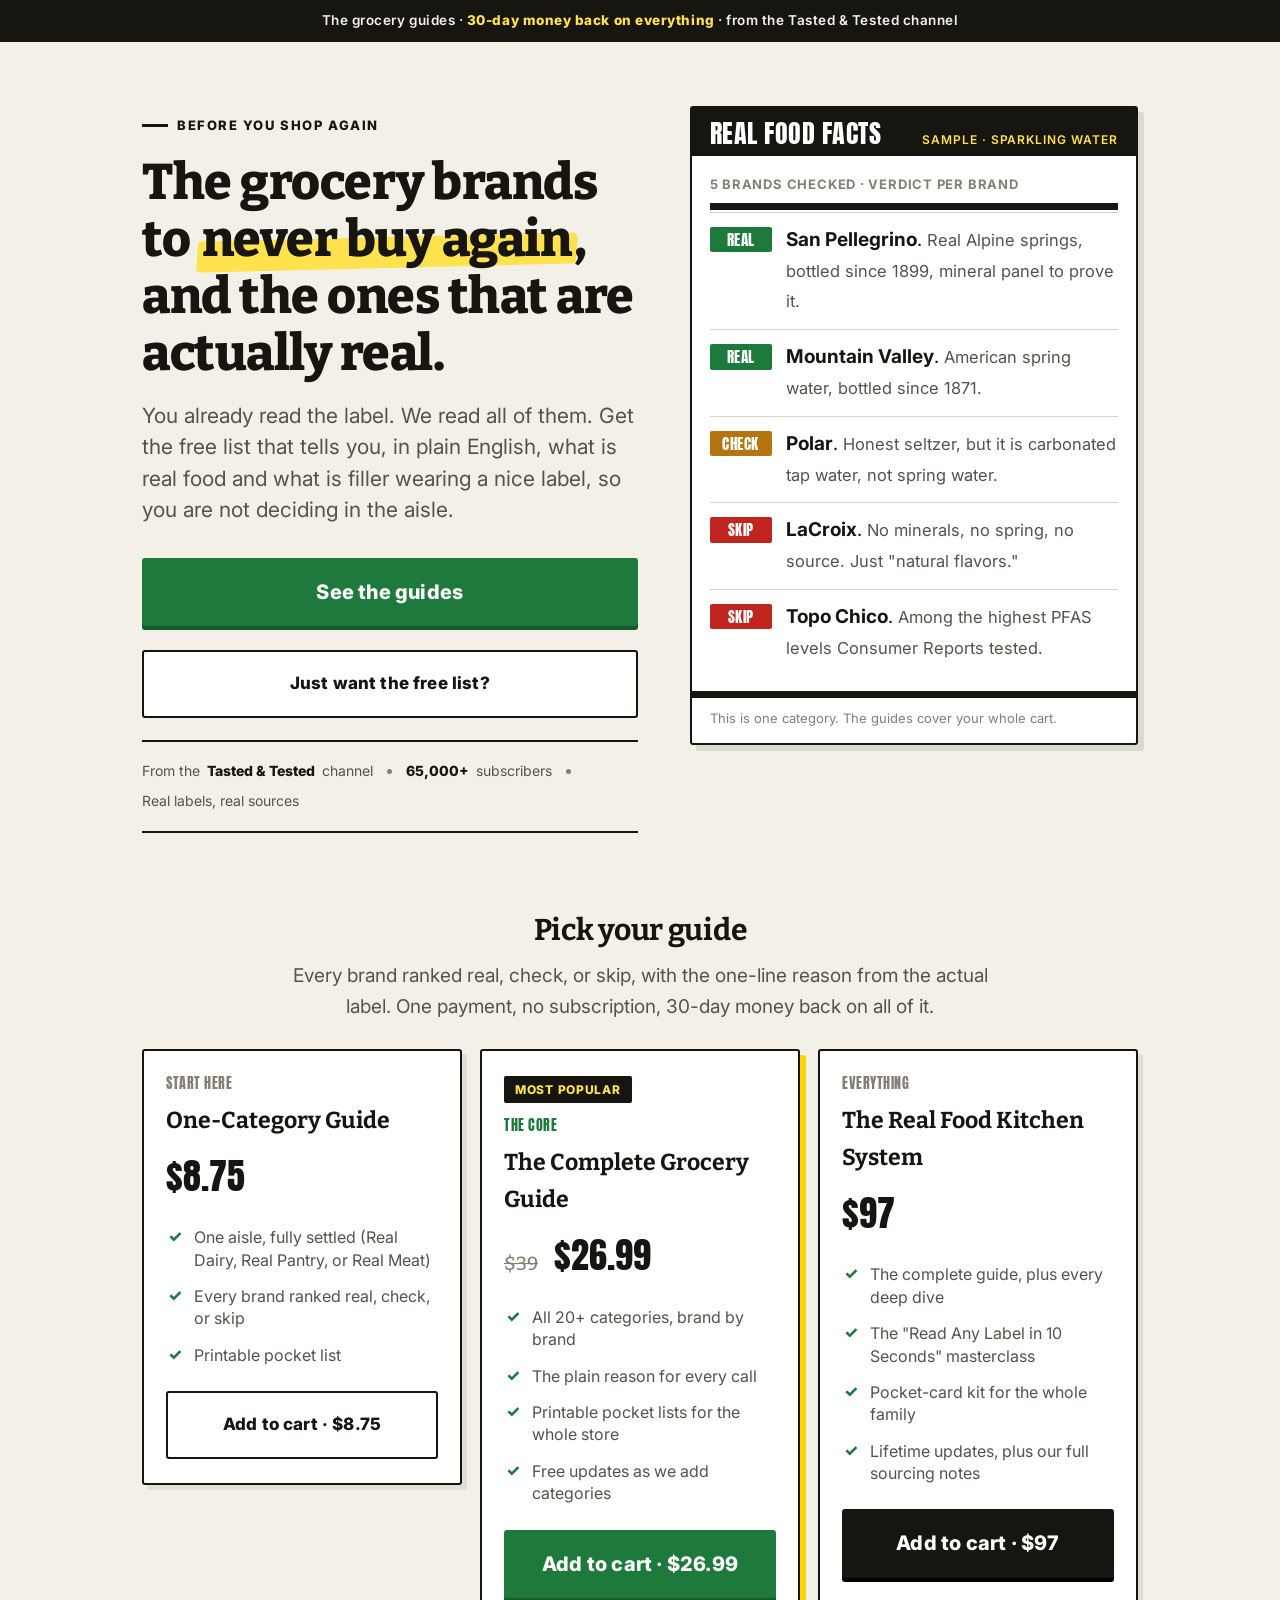
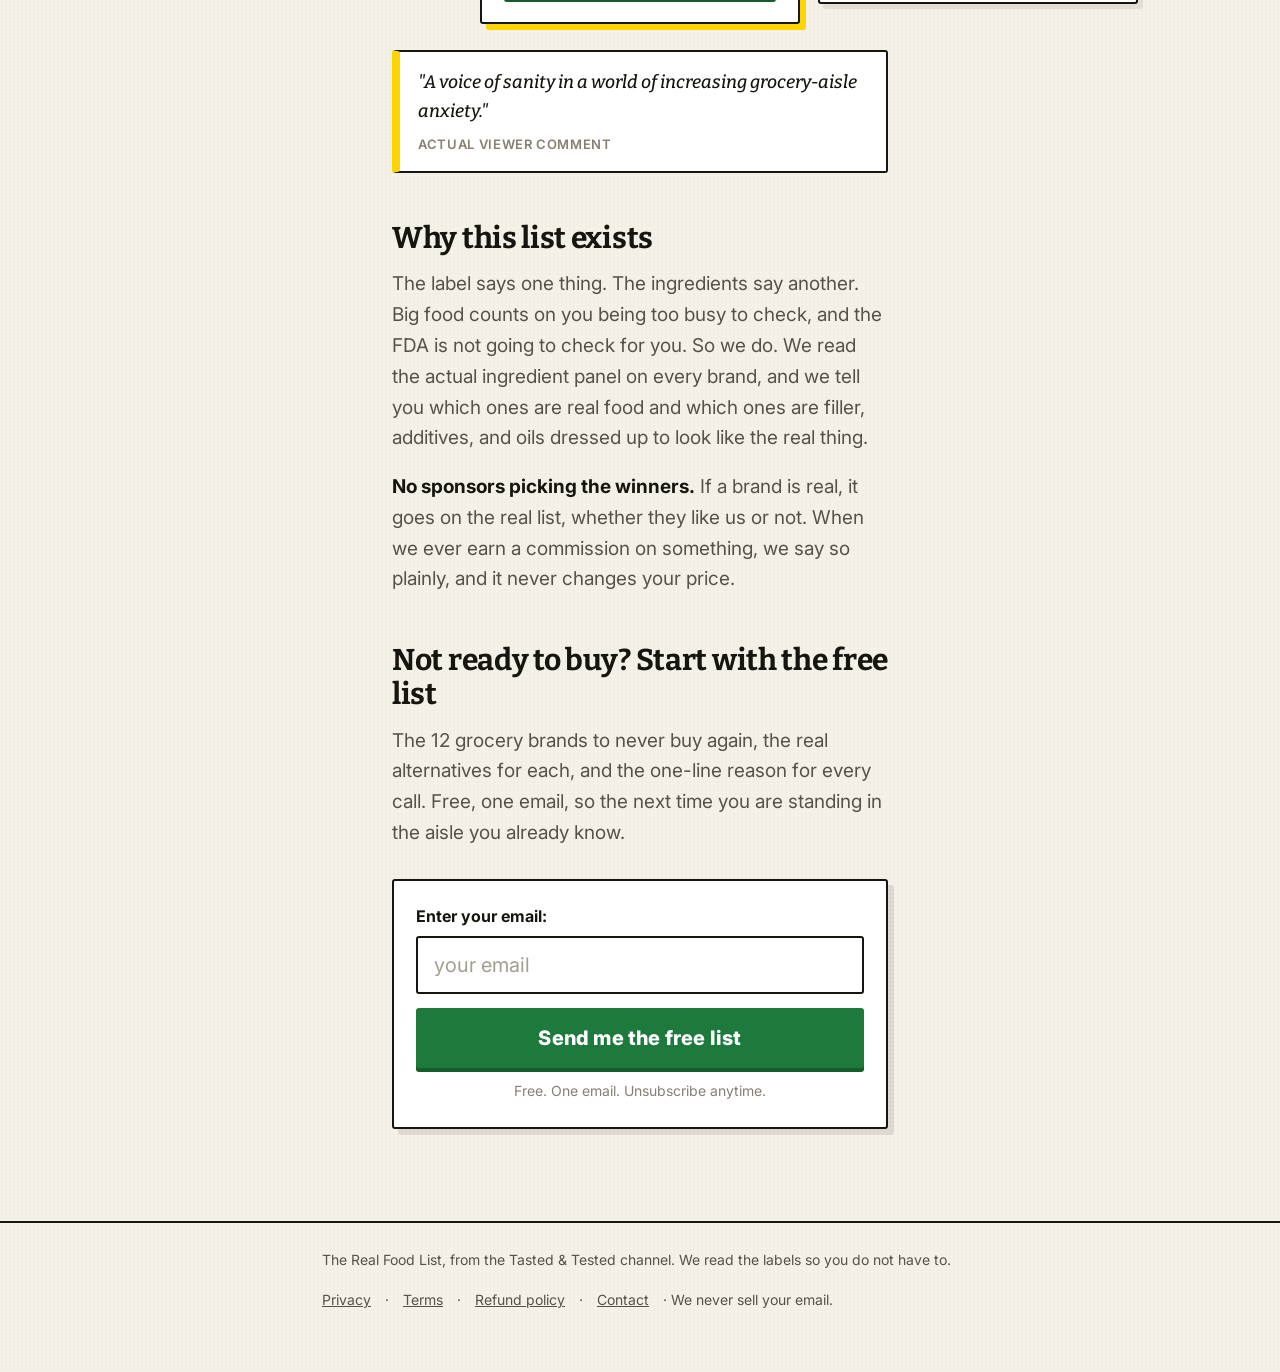
<file: index.html>
<!doctype html>
<html lang="en">
<head>
<meta charset="utf-8">
<meta name="viewport" content="width=device-width, initial-scale=1">
<title>The Real Food List: brands to skip and the ones that are actually real</title>
<meta name="description" content="A free, plain-English shopping list of grocery brands to avoid, and the ones that are actually real. From the Tasted &amp; Tested channel.">
<link rel="icon" href="assets/favicon.svg" type="image/svg+xml">
<meta property="og:type" content="website">
<meta property="og:title" content="The Real Food List: brands to skip, and the ones that are actually real">
<meta property="og:description" content="You already read the label. We read all of them. Get the free plain-English list of grocery brands to skip, and the real alternatives.">
<meta property="og:image" content="assets/og-image.png">
<meta name="twitter:card" content="summary_large_image">
<link rel="stylesheet" href="assets/styles.css">
</head>
<body>

<div class="topbar">The grocery guides · <b>30-day money back on everything</b> · from the Tasted &amp; Tested channel</div>

<main class="hero">
  <!-- DESKTOP FOLD: two columns (copy + form left, label panel right). Collapses to one on mobile. -->
  <div class="wrap-wide hero-grid">
    <div class="hero-copy">
      <p class="eyebrow">Before you shop again</p>
      <h1>The grocery brands to <mark>never buy again</mark>, and the ones that are actually real.</h1>
      <p class="lede">You already read the label. We read all of them. Get the free list that tells you, in plain English, what is real food and what is filler wearing a nice label, so you are not deciding in the aisle.</p>

      <!-- PRIMARY CTA: straight to the products. Free list is the secondary path below. -->
      <p style="display:flex;gap:10px;flex-wrap:wrap">
        <a class="btn" href="#pricing">See the guides</a>
        <a class="btn ghost" href="#free">Just want the free list?</a>
      </p>

      <div class="trust">
        <span class="chip">From the <b>Tasted &amp; Tested</b> channel</span>
        <span class="dot"></span>
        <span class="chip"><b>65,000+</b> subscribers</span>
        <span class="dot"></span>
        <span class="chip">Real labels, real sources</span>
      </div>
    </div>

    <!-- THE VERDICT PANEL: real sample from the sparkling water investigation. -->
    <div class="hero-panel">
      <div class="verdict" aria-label="sample of the list">
        <div class="masthead">Real Food Facts <span class="sub">SAMPLE · SPARKLING WATER</span></div>
        <div class="panel-body">
          <div class="serving">5 brands checked · verdict per brand</div>
          <div class="vrow"><span class="tag real">REAL</span>
            <span><span class="name">San Pellegrino</span>. <span class="why">Real Alpine springs, bottled since 1899, mineral panel to prove it.</span></span></div>
          <div class="vrow"><span class="tag real">REAL</span>
            <span><span class="name">Mountain Valley</span>. <span class="why">American spring water, bottled since 1871.</span></span></div>
          <div class="vrow"><span class="tag care">CHECK</span>
            <span><span class="name">Polar</span>. <span class="why">Honest seltzer, but it is carbonated tap water, not spring water.</span></span></div>
          <div class="vrow"><span class="tag skip">SKIP</span>
            <span><span class="name">LaCroix</span>. <span class="why">No minerals, no spring, no source. Just "natural flavors."</span></span></div>
          <div class="vrow"><span class="tag skip">SKIP</span>
            <span><span class="name">Topo Chico</span>. <span class="why">Among the highest PFAS levels Consumer Reports tested.</span></span></div>
        </div>
        <div class="foot">This is one category. The guides cover your whole cart.</div>
      </div>
    </div>
  </div>

  <!-- PRICING: the store. 3 tiers, add to cart → checkout. -->
  <div class="wrap-wide" id="pricing">
    <h2 style="text-align:center">Pick your guide</h2>
    <p style="text-align:center;max-width:38em;margin:0 auto 6px">Every brand ranked real, check, or skip, with the one-line reason from the actual label. One payment, no subscription, 30-day money back on all of it.</p>
    <div class="ladder">
      <div class="tier">
        <p class="rank">Start here</p>
        <p class="tname">One-Category Guide</p>
        <p class="tprice">$8.75</p>
        <ul>
          <li>One aisle, fully settled (Real Dairy, Real Pantry, or Real Meat)</li>
          <li>Every brand ranked real, check, or skip</li>
          <li>Printable pocket list</li>
        </ul>
        <a class="btn ghost" href="#" data-add="one">Add to cart · $8.75</a>
      </div>
      <div class="tier best">
        <span class="badge">Most popular</span>
        <p class="rank">The core</p>
        <p class="tname">The Complete Grocery Guide</p>
        <p class="tprice"><s>$39</s> $26.99</p>
        <ul>
          <li>All 20+ categories, brand by brand</li>
          <li>The plain reason for every call</li>
          <li>Printable pocket lists for the whole store</li>
          <li>Free updates as we add categories</li>
        </ul>
        <a class="btn" href="#" data-add="complete">Add to cart · $26.99</a>
      </div>
      <div class="tier">
        <p class="rank">Everything</p>
        <p class="tname">The Real Food Kitchen System</p>
        <p class="tprice">$97</p>
        <ul>
          <li>The complete guide, plus every deep dive</li>
          <li>The "Read Any Label in 10 Seconds" masterclass</li>
          <li>Pocket-card kit for the whole family</li>
          <li>Lifetime updates, plus our full sourcing notes</li>
        </ul>
        <a class="btn dark" href="#" data-add="system">Add to cart · $97</a>
      </div>
    </div>
  </div>

  <div class="wrap narrow">
    <div class="proof">
      "A voice of sanity in a world of increasing grocery-aisle anxiety."
      <div class="who">actual viewer comment</div>
    </div>

    <h2>Why this list exists</h2>
    <p>The label says one thing. The ingredients say another. Big food counts on you being too busy to check, and the FDA is not going to check for you. So we do. We read the actual ingredient panel on every brand, and we tell you which ones are real food and which ones are filler, additives, and oils dressed up to look like the real thing.</p>
    <p><strong>No sponsors picking the winners.</strong> If a brand is real, it goes on the real list, whether they like us or not. When we ever earn a commission on something, we say so plainly, and it never changes your price.</p>

    <h2 id="free">Not ready to buy? Start with the free list</h2>
    <p>The 12 grocery brands to never buy again, the real alternatives for each, and the one-line reason for every call. Free, one email, so the next time you are standing in the aisle you already know.</p>

    <form class="optin" action="#" method="post" onsubmit="return false">
      <label for="email2">Enter your email:</label>
      <input id="email2" name="email" type="email" required autocomplete="email" placeholder="your email" inputmode="email">
      <button class="btn" type="submit">Send me the free list</button>
      <p class="subnote">Free. One email. Unsubscribe anytime.</p>
    </form>
  </div>
</main>

<footer>
  <div class="wrap">
    <p>The Real Food List, from the Tasted &amp; Tested channel. We read the labels so you do not have to.</p>
    <p class="footlinks"><a href="privacy.html">Privacy</a> · <a href="terms.html">Terms</a> · <a href="refund.html">Refund policy</a> · <a href="contact.html">Contact</a> · We never sell your email.</p>
  </div>
</footer>

<script src="assets/funnel.js"></script>
</body>
</html>
</file>
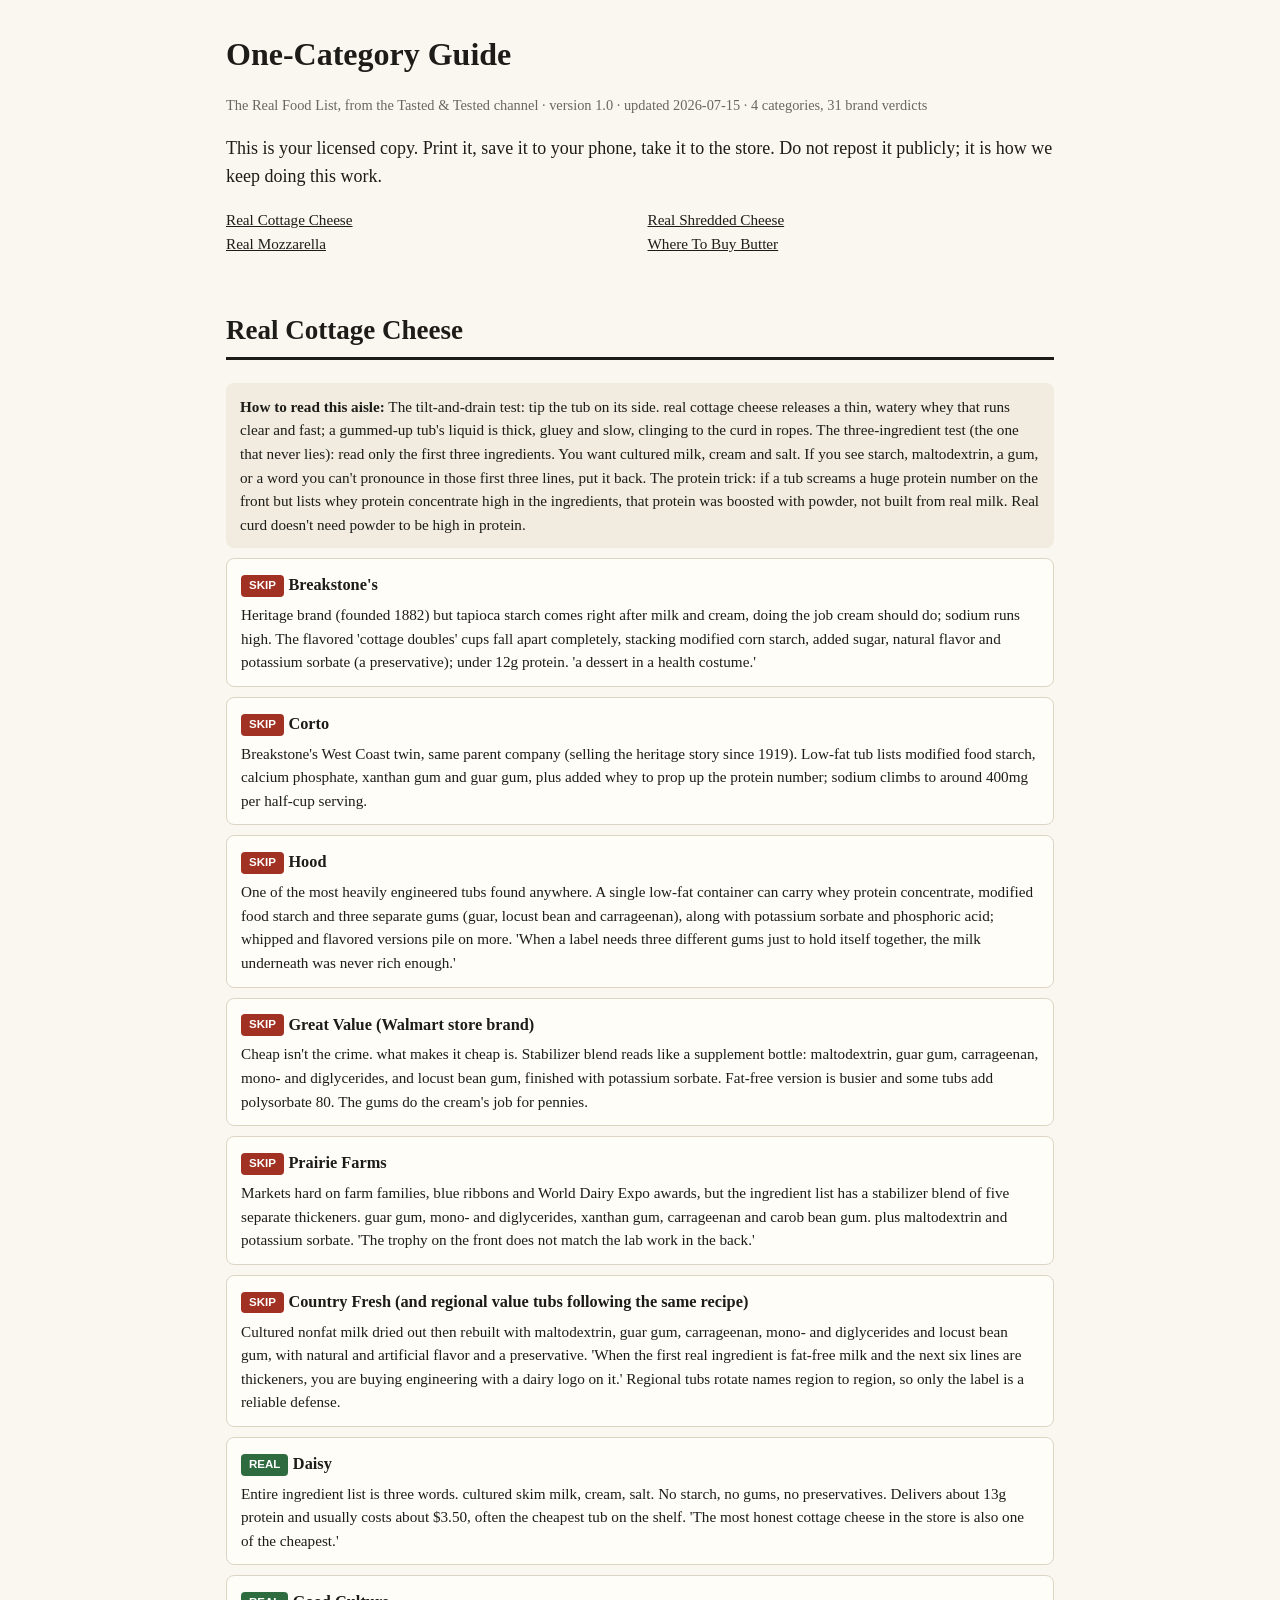
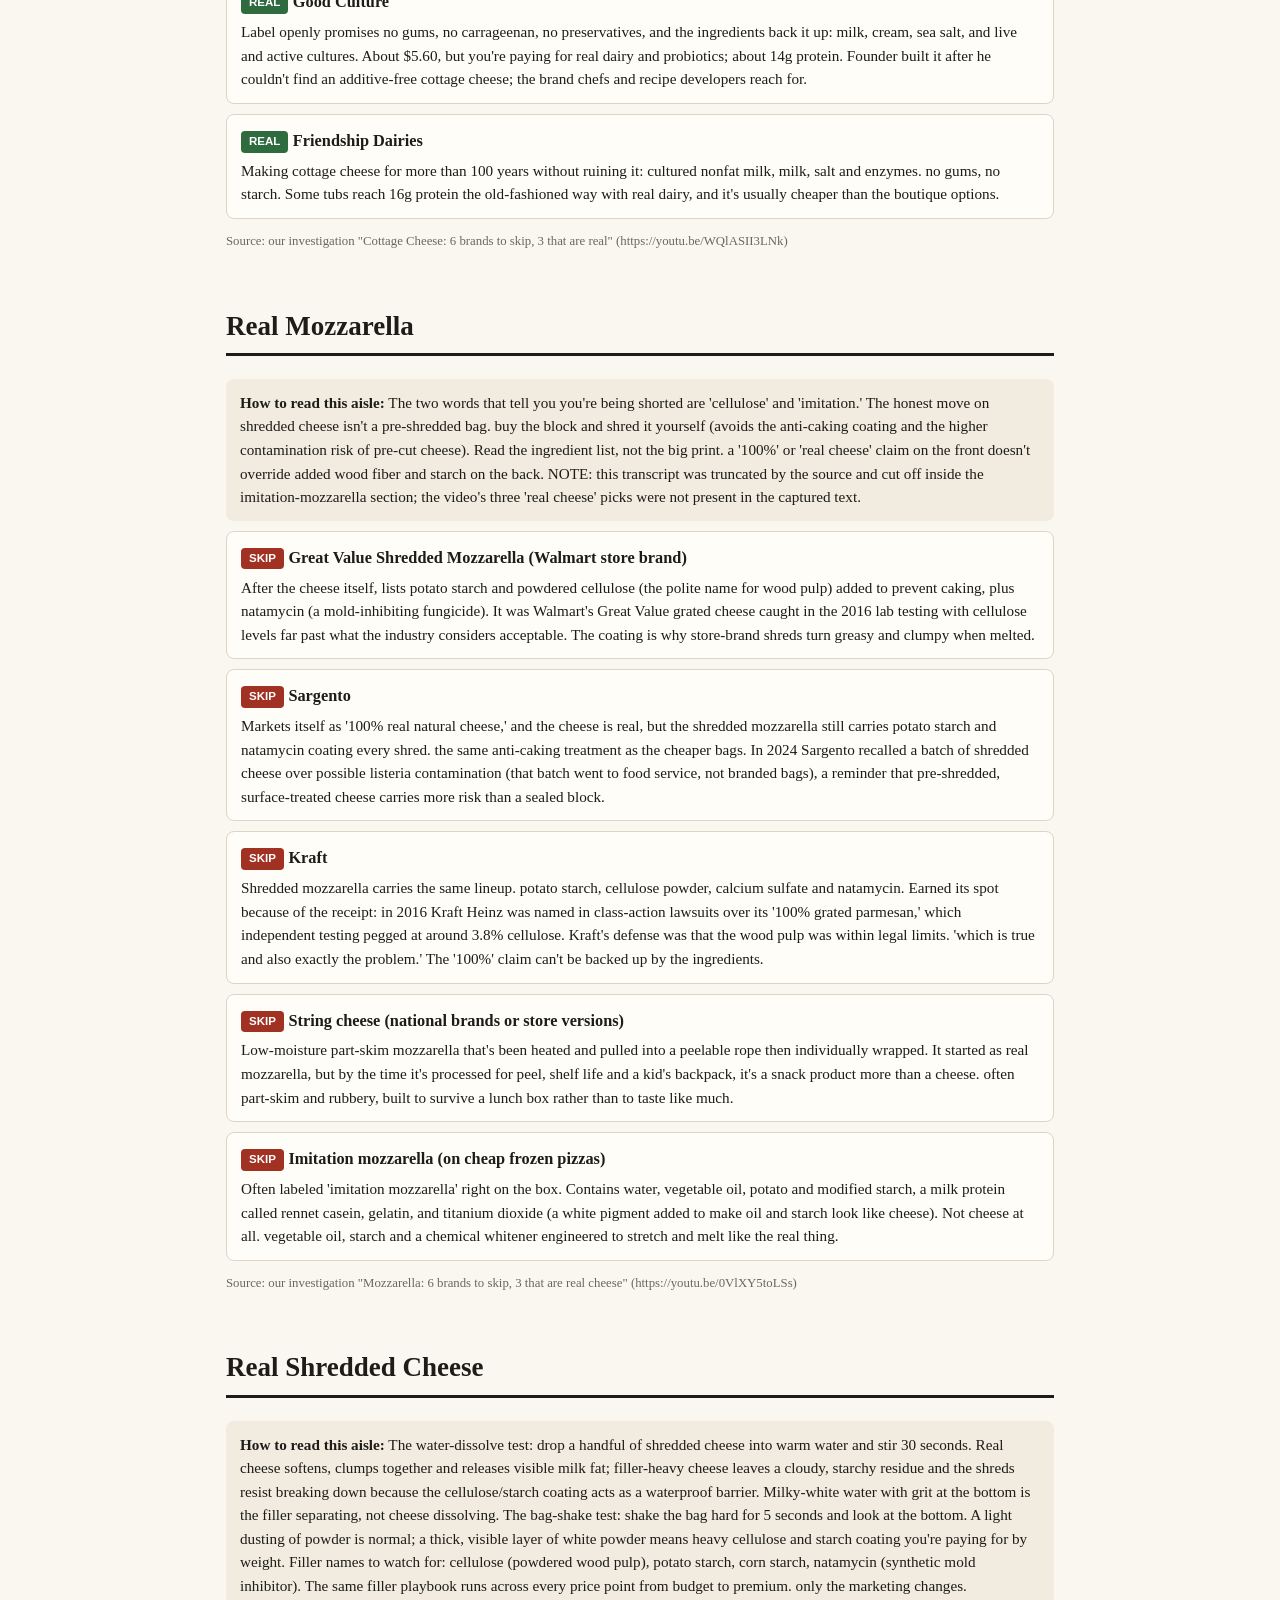
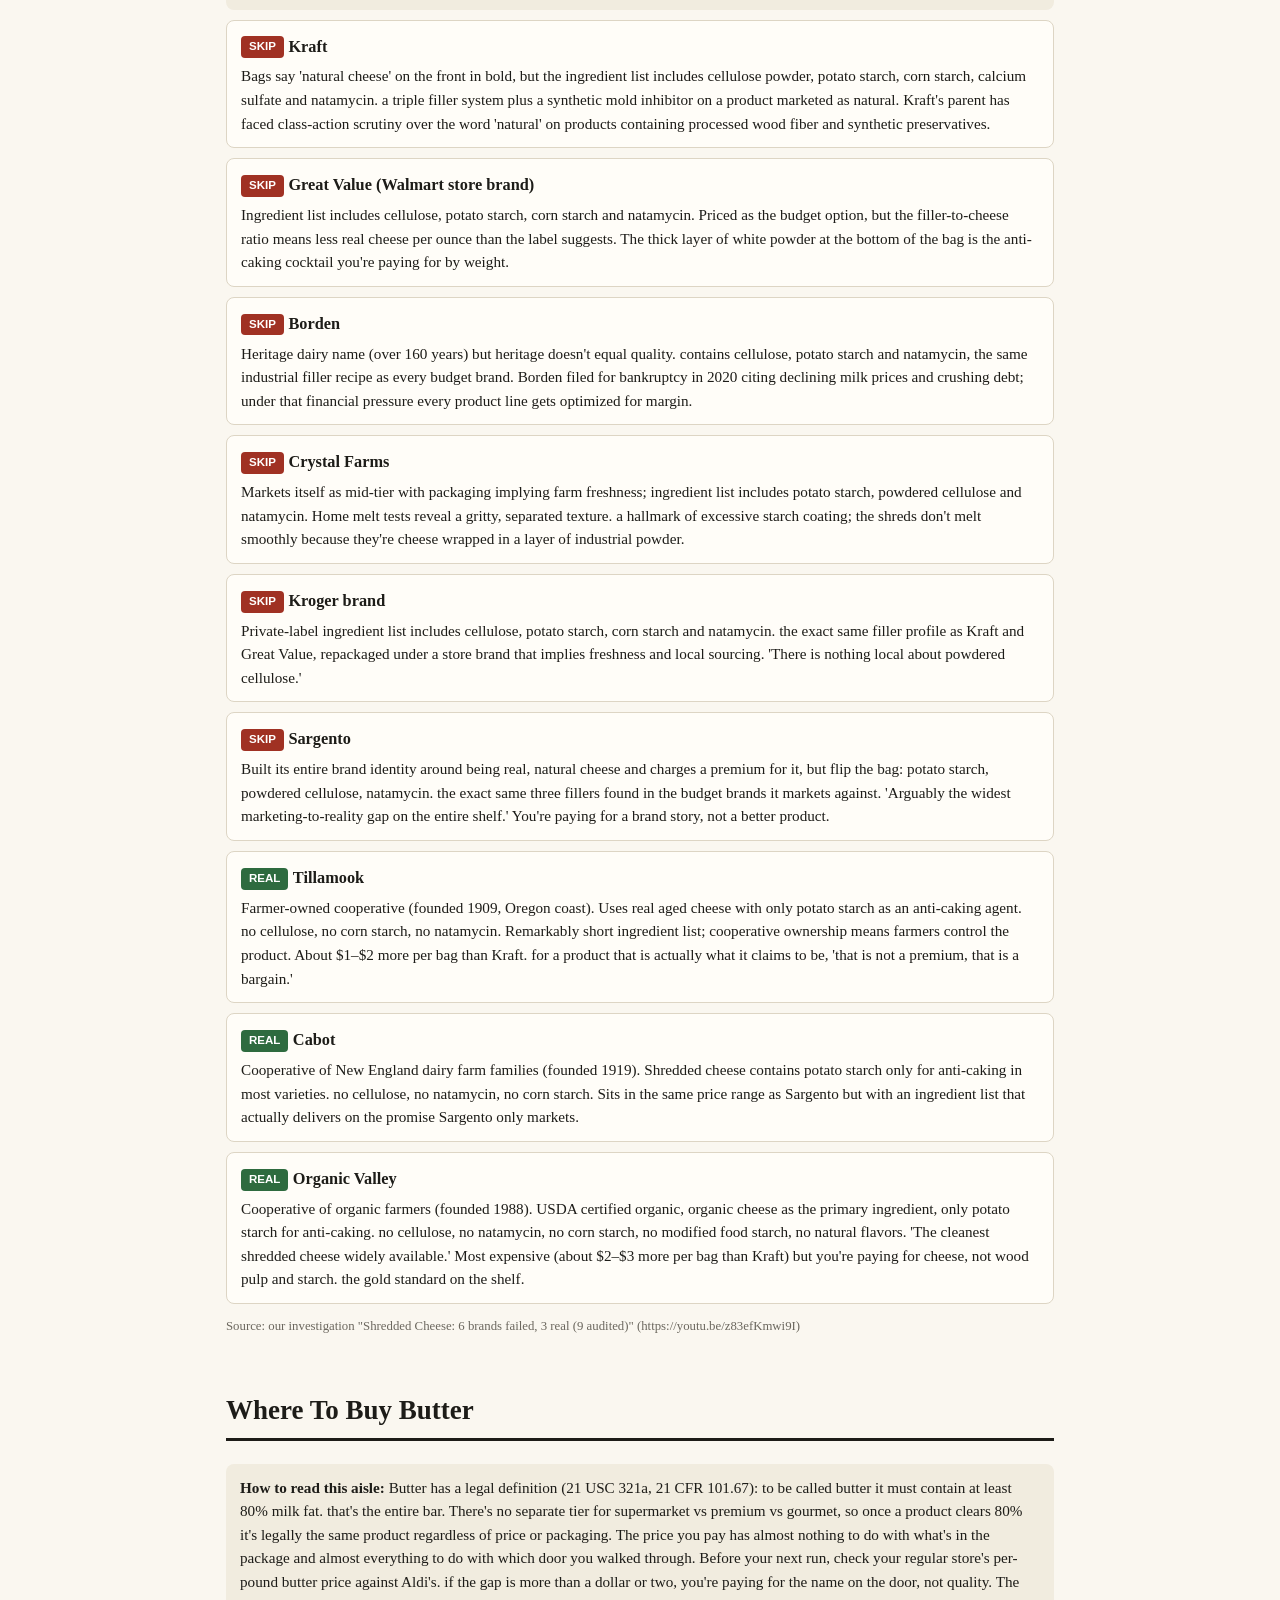
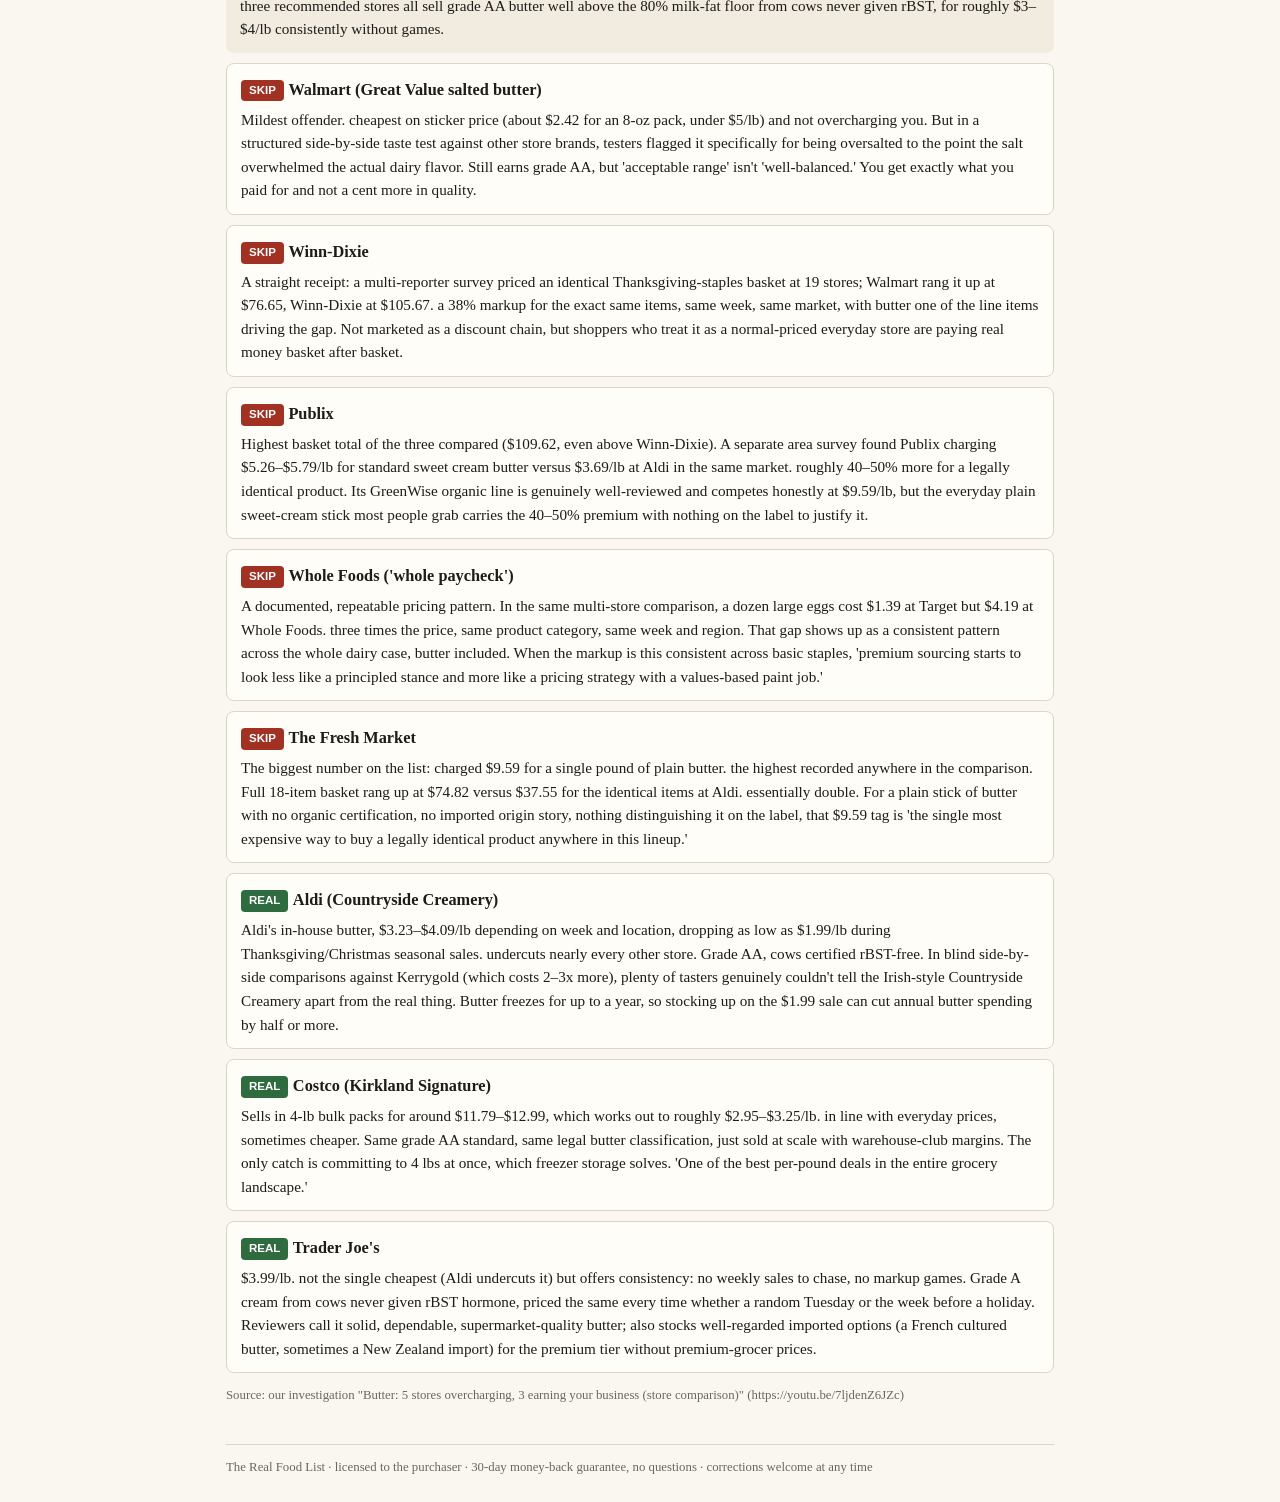
<file: g/03U5MM9z7qml/index.html>
<!doctype html><html lang="en"><head><meta charset="utf-8"><meta name="viewport" content="width=device-width, initial-scale=1">
<meta name="robots" content="noindex,nofollow"><title>One-Category Guide</title><style>
body{font-family:Georgia,serif;max-width:46em;margin:0 auto;padding:24px;color:#1d1c18;background:#faf7f0;font-size:18px;line-height:1.55}
h1{font-size:2rem;margin:.2em 0}h2{border-bottom:3px solid #1d1c18;padding-bottom:6px;margin-top:2em}
.tag{display:inline-block;font-family:Arial,sans-serif;font-size:.72rem;font-weight:800;padding:2px 8px;border-radius:4px;color:#fff;vertical-align:middle}
.real{background:#2e6b3f}.skip{background:#a03123}
.brand{border:1px solid #ddd5c4;border-radius:8px;padding:12px 14px;margin:10px 0;background:#fffdf8}
.brand b{font-size:1.02rem}.why{margin:4px 0 0;font-size:.95rem}
.how{background:#f1ecdf;border-radius:8px;padding:12px 14px;font-size:.95rem;margin:8px 0}
.src{font-size:.8rem;color:#6b675e}.meta{color:#6b675e;font-size:.9rem}
.toc{columns:2;font-size:.95rem}.toc a{color:#1d1c18}
footer{margin-top:3em;padding-top:1em;border-top:1px solid #ddd5c4;font-size:.8rem;color:#6b675e}
@media print{body{background:#fff;font-size:12px}.brand{break-inside:avoid}}
</style></head><body>
<h1>One-Category Guide</h1>
<p class="meta">The Real Food List, from the Tasted &amp; Tested channel · version 1.0 · updated 2026-07-15 · 4 categories, 31 brand verdicts</p>
<p>This is your licensed copy. Print it, save it to your phone, take it to the store. Do not repost it publicly; it is how we keep doing this work.</p>
<div class="toc"><div><a href="#cottage-cheese">Real Cottage Cheese</a></div><div><a href="#mozzarella">Real Mozzarella</a></div><div><a href="#shredded-cheese">Real Shredded Cheese</a></div><div><a href="#butter-stores">Where To Buy Butter</a></div></div>
<h2 id="cottage-cheese">Real Cottage Cheese</h2>
<p class="how"><b>How to read this aisle:</b> The tilt-and-drain test: tip the tub on its side. real cottage cheese releases a thin, watery whey that runs clear and fast; a gummed-up tub's liquid is thick, gluey and slow, clinging to the curd in ropes. The three-ingredient test (the one that never lies): read only the first three ingredients. You want cultured milk, cream and salt. If you see starch, maltodextrin, a gum, or a word you can't pronounce in those first three lines, put it back. The protein trick: if a tub screams a huge protein number on the front but lists whey protein concentrate high in the ingredients, that protein was boosted with powder, not built from real milk. Real curd doesn't need powder to be high in protein.</p>
<div class="brand"><span class="tag skip">SKIP</span> <b>Breakstone's</b><p class="why">Heritage brand (founded 1882) but tapioca starch comes right after milk and cream, doing the job cream should do; sodium runs high. The flavored 'cottage doubles' cups fall apart completely, stacking modified corn starch, added sugar, natural flavor and potassium sorbate (a preservative); under 12g protein. 'a dessert in a health costume.'</p></div>
<div class="brand"><span class="tag skip">SKIP</span> <b>Corto</b><p class="why">Breakstone's West Coast twin, same parent company (selling the heritage story since 1919). Low-fat tub lists modified food starch, calcium phosphate, xanthan gum and guar gum, plus added whey to prop up the protein number; sodium climbs to around 400mg per half-cup serving.</p></div>
<div class="brand"><span class="tag skip">SKIP</span> <b>Hood</b><p class="why">One of the most heavily engineered tubs found anywhere. A single low-fat container can carry whey protein concentrate, modified food starch and three separate gums (guar, locust bean and carrageenan), along with potassium sorbate and phosphoric acid; whipped and flavored versions pile on more. 'When a label needs three different gums just to hold itself together, the milk underneath was never rich enough.'</p></div>
<div class="brand"><span class="tag skip">SKIP</span> <b>Great Value (Walmart store brand)</b><p class="why">Cheap isn't the crime. what makes it cheap is. Stabilizer blend reads like a supplement bottle: maltodextrin, guar gum, carrageenan, mono- and diglycerides, and locust bean gum, finished with potassium sorbate. Fat-free version is busier and some tubs add polysorbate 80. The gums do the cream's job for pennies.</p></div>
<div class="brand"><span class="tag skip">SKIP</span> <b>Prairie Farms</b><p class="why">Markets hard on farm families, blue ribbons and World Dairy Expo awards, but the ingredient list has a stabilizer blend of five separate thickeners. guar gum, mono- and diglycerides, xanthan gum, carrageenan and carob bean gum. plus maltodextrin and potassium sorbate. 'The trophy on the front does not match the lab work in the back.'</p></div>
<div class="brand"><span class="tag skip">SKIP</span> <b>Country Fresh (and regional value tubs following the same recipe)</b><p class="why">Cultured nonfat milk dried out then rebuilt with maltodextrin, guar gum, carrageenan, mono- and diglycerides and locust bean gum, with natural and artificial flavor and a preservative. 'When the first real ingredient is fat-free milk and the next six lines are thickeners, you are buying engineering with a dairy logo on it.' Regional tubs rotate names region to region, so only the label is a reliable defense.</p></div>
<div class="brand"><span class="tag real">REAL</span> <b>Daisy</b><p class="why">Entire ingredient list is three words. cultured skim milk, cream, salt. No starch, no gums, no preservatives. Delivers about 13g protein and usually costs about $3.50, often the cheapest tub on the shelf. 'The most honest cottage cheese in the store is also one of the cheapest.'</p></div>
<div class="brand"><span class="tag real">REAL</span> <b>Good Culture</b><p class="why">Label openly promises no gums, no carrageenan, no preservatives, and the ingredients back it up: milk, cream, sea salt, and live and active cultures. About $5.60, but you're paying for real dairy and probiotics; about 14g protein. Founder built it after he couldn't find an additive-free cottage cheese; the brand chefs and recipe developers reach for.</p></div>
<div class="brand"><span class="tag real">REAL</span> <b>Friendship Dairies</b><p class="why">Making cottage cheese for more than 100 years without ruining it: cultured nonfat milk, milk, salt and enzymes. no gums, no starch. Some tubs reach 16g protein the old-fashioned way with real dairy, and it's usually cheaper than the boutique options.</p></div>
<p class="src">Source: our investigation "Cottage Cheese: 6 brands to skip, 3 that are real" (https://youtu.be/WQlASII3LNk)</p>
<h2 id="mozzarella">Real Mozzarella</h2>
<p class="how"><b>How to read this aisle:</b> The two words that tell you you're being shorted are 'cellulose' and 'imitation.' The honest move on shredded cheese isn't a pre-shredded bag. buy the block and shred it yourself (avoids the anti-caking coating and the higher contamination risk of pre-cut cheese). Read the ingredient list, not the big print. a '100%' or 'real cheese' claim on the front doesn't override added wood fiber and starch on the back. NOTE: this transcript was truncated by the source and cut off inside the imitation-mozzarella section; the video's three 'real cheese' picks were not present in the captured text.</p>
<div class="brand"><span class="tag skip">SKIP</span> <b>Great Value Shredded Mozzarella (Walmart store brand)</b><p class="why">After the cheese itself, lists potato starch and powdered cellulose (the polite name for wood pulp) added to prevent caking, plus natamycin (a mold-inhibiting fungicide). It was Walmart's Great Value grated cheese caught in the 2016 lab testing with cellulose levels far past what the industry considers acceptable. The coating is why store-brand shreds turn greasy and clumpy when melted.</p></div>
<div class="brand"><span class="tag skip">SKIP</span> <b>Sargento</b><p class="why">Markets itself as '100% real natural cheese,' and the cheese is real, but the shredded mozzarella still carries potato starch and natamycin coating every shred. the same anti-caking treatment as the cheaper bags. In 2024 Sargento recalled a batch of shredded cheese over possible listeria contamination (that batch went to food service, not branded bags), a reminder that pre-shredded, surface-treated cheese carries more risk than a sealed block.</p></div>
<div class="brand"><span class="tag skip">SKIP</span> <b>Kraft</b><p class="why">Shredded mozzarella carries the same lineup. potato starch, cellulose powder, calcium sulfate and natamycin. Earned its spot because of the receipt: in 2016 Kraft Heinz was named in class-action lawsuits over its '100% grated parmesan,' which independent testing pegged at around 3.8% cellulose. Kraft's defense was that the wood pulp was within legal limits. 'which is true and also exactly the problem.' The '100%' claim can't be backed up by the ingredients.</p></div>
<div class="brand"><span class="tag skip">SKIP</span> <b>String cheese (national brands or store versions)</b><p class="why">Low-moisture part-skim mozzarella that's been heated and pulled into a peelable rope then individually wrapped. It started as real mozzarella, but by the time it's processed for peel, shelf life and a kid's backpack, it's a snack product more than a cheese. often part-skim and rubbery, built to survive a lunch box rather than to taste like much.</p></div>
<div class="brand"><span class="tag skip">SKIP</span> <b>Imitation mozzarella (on cheap frozen pizzas)</b><p class="why">Often labeled 'imitation mozzarella' right on the box. Contains water, vegetable oil, potato and modified starch, a milk protein called rennet casein, gelatin, and titanium dioxide (a white pigment added to make oil and starch look like cheese). Not cheese at all. vegetable oil, starch and a chemical whitener engineered to stretch and melt like the real thing.</p></div>

<p class="src">Source: our investigation "Mozzarella: 6 brands to skip, 3 that are real cheese" (https://youtu.be/0VlXY5toLSs)</p>
<h2 id="shredded-cheese">Real Shredded Cheese</h2>
<p class="how"><b>How to read this aisle:</b> The water-dissolve test: drop a handful of shredded cheese into warm water and stir 30 seconds. Real cheese softens, clumps together and releases visible milk fat; filler-heavy cheese leaves a cloudy, starchy residue and the shreds resist breaking down because the cellulose/starch coating acts as a waterproof barrier. Milky-white water with grit at the bottom is the filler separating, not cheese dissolving. The bag-shake test: shake the bag hard for 5 seconds and look at the bottom. A light dusting of powder is normal; a thick, visible layer of white powder means heavy cellulose and starch coating you're paying for by weight. Filler names to watch for: cellulose (powdered wood pulp), potato starch, corn starch, natamycin (synthetic mold inhibitor). The same filler playbook runs across every price point from budget to premium. only the marketing changes.</p>
<div class="brand"><span class="tag skip">SKIP</span> <b>Kraft</b><p class="why">Bags say 'natural cheese' on the front in bold, but the ingredient list includes cellulose powder, potato starch, corn starch, calcium sulfate and natamycin. a triple filler system plus a synthetic mold inhibitor on a product marketed as natural. Kraft's parent has faced class-action scrutiny over the word 'natural' on products containing processed wood fiber and synthetic preservatives.</p></div>
<div class="brand"><span class="tag skip">SKIP</span> <b>Great Value (Walmart store brand)</b><p class="why">Ingredient list includes cellulose, potato starch, corn starch and natamycin. Priced as the budget option, but the filler-to-cheese ratio means less real cheese per ounce than the label suggests. The thick layer of white powder at the bottom of the bag is the anti-caking cocktail you're paying for by weight.</p></div>
<div class="brand"><span class="tag skip">SKIP</span> <b>Borden</b><p class="why">Heritage dairy name (over 160 years) but heritage doesn't equal quality. contains cellulose, potato starch and natamycin, the same industrial filler recipe as every budget brand. Borden filed for bankruptcy in 2020 citing declining milk prices and crushing debt; under that financial pressure every product line gets optimized for margin.</p></div>
<div class="brand"><span class="tag skip">SKIP</span> <b>Crystal Farms</b><p class="why">Markets itself as mid-tier with packaging implying farm freshness; ingredient list includes potato starch, powdered cellulose and natamycin. Home melt tests reveal a gritty, separated texture. a hallmark of excessive starch coating; the shreds don't melt smoothly because they're cheese wrapped in a layer of industrial powder.</p></div>
<div class="brand"><span class="tag skip">SKIP</span> <b>Kroger brand</b><p class="why">Private-label ingredient list includes cellulose, potato starch, corn starch and natamycin. the exact same filler profile as Kraft and Great Value, repackaged under a store brand that implies freshness and local sourcing. 'There is nothing local about powdered cellulose.'</p></div>
<div class="brand"><span class="tag skip">SKIP</span> <b>Sargento</b><p class="why">Built its entire brand identity around being real, natural cheese and charges a premium for it, but flip the bag: potato starch, powdered cellulose, natamycin. the exact same three fillers found in the budget brands it markets against. 'Arguably the widest marketing-to-reality gap on the entire shelf.' You're paying for a brand story, not a better product.</p></div>
<div class="brand"><span class="tag real">REAL</span> <b>Tillamook</b><p class="why">Farmer-owned cooperative (founded 1909, Oregon coast). Uses real aged cheese with only potato starch as an anti-caking agent. no cellulose, no corn starch, no natamycin. Remarkably short ingredient list; cooperative ownership means farmers control the product. About $1–$2 more per bag than Kraft. for a product that is actually what it claims to be, 'that is not a premium, that is a bargain.'</p></div>
<div class="brand"><span class="tag real">REAL</span> <b>Cabot</b><p class="why">Cooperative of New England dairy farm families (founded 1919). Shredded cheese contains potato starch only for anti-caking in most varieties. no cellulose, no natamycin, no corn starch. Sits in the same price range as Sargento but with an ingredient list that actually delivers on the promise Sargento only markets.</p></div>
<div class="brand"><span class="tag real">REAL</span> <b>Organic Valley</b><p class="why">Cooperative of organic farmers (founded 1988). USDA certified organic, organic cheese as the primary ingredient, only potato starch for anti-caking. no cellulose, no natamycin, no corn starch, no modified food starch, no natural flavors. 'The cleanest shredded cheese widely available.' Most expensive (about $2–$3 more per bag than Kraft) but you're paying for cheese, not wood pulp and starch. the gold standard on the shelf.</p></div>
<p class="src">Source: our investigation "Shredded Cheese: 6 brands failed, 3 real (9 audited)" (https://youtu.be/z83efKmwi9I)</p>
<h2 id="butter-stores">Where To Buy Butter</h2>
<p class="how"><b>How to read this aisle:</b> Butter has a legal definition (21 USC 321a, 21 CFR 101.67): to be called butter it must contain at least 80% milk fat. that's the entire bar. There's no separate tier for supermarket vs premium vs gourmet, so once a product clears 80% it's legally the same product regardless of price or packaging. The price you pay has almost nothing to do with what's in the package and almost everything to do with which door you walked through. Before your next run, check your regular store's per-pound butter price against Aldi's. if the gap is more than a dollar or two, you're paying for the name on the door, not quality. The three recommended stores all sell grade AA butter well above the 80% milk-fat floor from cows never given rBST, for roughly $3–$4/lb consistently without games.</p>
<div class="brand"><span class="tag skip">SKIP</span> <b>Walmart (Great Value salted butter)</b><p class="why">Mildest offender. cheapest on sticker price (about $2.42 for an 8-oz pack, under $5/lb) and not overcharging you. But in a structured side-by-side taste test against other store brands, testers flagged it specifically for being oversalted to the point the salt overwhelmed the actual dairy flavor. Still earns grade AA, but 'acceptable range' isn't 'well-balanced.' You get exactly what you paid for and not a cent more in quality.</p></div>
<div class="brand"><span class="tag skip">SKIP</span> <b>Winn-Dixie</b><p class="why">A straight receipt: a multi-reporter survey priced an identical Thanksgiving-staples basket at 19 stores; Walmart rang it up at $76.65, Winn-Dixie at $105.67. a 38% markup for the exact same items, same week, same market, with butter one of the line items driving the gap. Not marketed as a discount chain, but shoppers who treat it as a normal-priced everyday store are paying real money basket after basket.</p></div>
<div class="brand"><span class="tag skip">SKIP</span> <b>Publix</b><p class="why">Highest basket total of the three compared ($109.62, even above Winn-Dixie). A separate area survey found Publix charging $5.26–$5.79/lb for standard sweet cream butter versus $3.69/lb at Aldi in the same market. roughly 40–50% more for a legally identical product. Its GreenWise organic line is genuinely well-reviewed and competes honestly at $9.59/lb, but the everyday plain sweet-cream stick most people grab carries the 40–50% premium with nothing on the label to justify it.</p></div>
<div class="brand"><span class="tag skip">SKIP</span> <b>Whole Foods ('whole paycheck')</b><p class="why">A documented, repeatable pricing pattern. In the same multi-store comparison, a dozen large eggs cost $1.39 at Target but $4.19 at Whole Foods. three times the price, same product category, same week and region. That gap shows up as a consistent pattern across the whole dairy case, butter included. When the markup is this consistent across basic staples, 'premium sourcing starts to look less like a principled stance and more like a pricing strategy with a values-based paint job.'</p></div>
<div class="brand"><span class="tag skip">SKIP</span> <b>The Fresh Market</b><p class="why">The biggest number on the list: charged $9.59 for a single pound of plain butter. the highest recorded anywhere in the comparison. Full 18-item basket rang up at $74.82 versus $37.55 for the identical items at Aldi. essentially double. For a plain stick of butter with no organic certification, no imported origin story, nothing distinguishing it on the label, that $9.59 tag is 'the single most expensive way to buy a legally identical product anywhere in this lineup.'</p></div>
<div class="brand"><span class="tag real">REAL</span> <b>Aldi (Countryside Creamery)</b><p class="why">Aldi's in-house butter, $3.23–$4.09/lb depending on week and location, dropping as low as $1.99/lb during Thanksgiving/Christmas seasonal sales. undercuts nearly every other store. Grade AA, cows certified rBST-free. In blind side-by-side comparisons against Kerrygold (which costs 2–3x more), plenty of tasters genuinely couldn't tell the Irish-style Countryside Creamery apart from the real thing. Butter freezes for up to a year, so stocking up on the $1.99 sale can cut annual butter spending by half or more.</p></div>
<div class="brand"><span class="tag real">REAL</span> <b>Costco (Kirkland Signature)</b><p class="why">Sells in 4-lb bulk packs for around $11.79–$12.99, which works out to roughly $2.95–$3.25/lb. in line with everyday prices, sometimes cheaper. Same grade AA standard, same legal butter classification, just sold at scale with warehouse-club margins. The only catch is committing to 4 lbs at once, which freezer storage solves. 'One of the best per-pound deals in the entire grocery landscape.'</p></div>
<div class="brand"><span class="tag real">REAL</span> <b>Trader Joe's</b><p class="why">$3.99/lb. not the single cheapest (Aldi undercuts it) but offers consistency: no weekly sales to chase, no markup games. Grade A cream from cows never given rBST hormone, priced the same every time whether a random Tuesday or the week before a holiday. Reviewers call it solid, dependable, supermarket-quality butter; also stocks well-regarded imported options (a French cultured butter, sometimes a New Zealand import) for the premium tier without premium-grocer prices.</p></div>
<p class="src">Source: our investigation "Butter: 5 stores overcharging, 3 earning your business (store comparison)" (https://youtu.be/7ljdenZ6JZc)</p>

<footer>The Real Food List · licensed to the purchaser · 30-day money-back guarantee, no questions · corrections welcome at any time</footer>
</body></html>
</file>
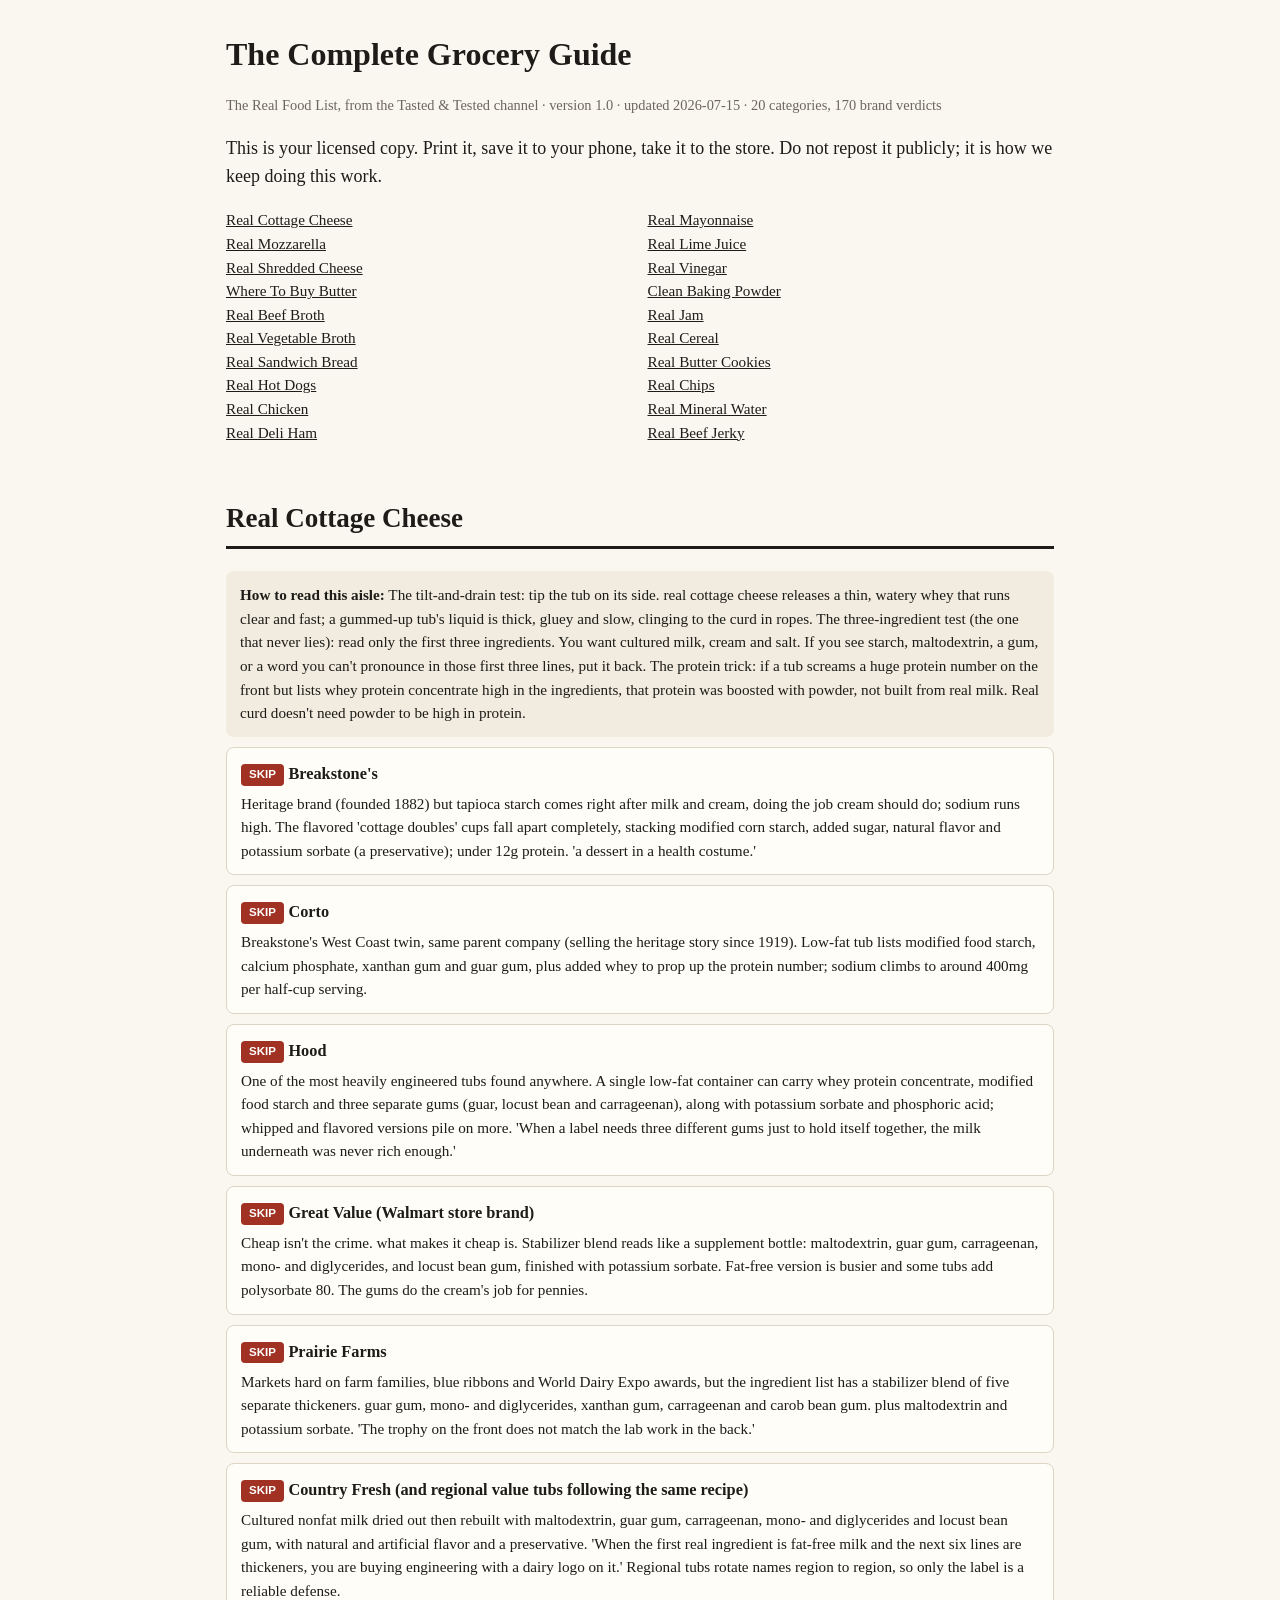
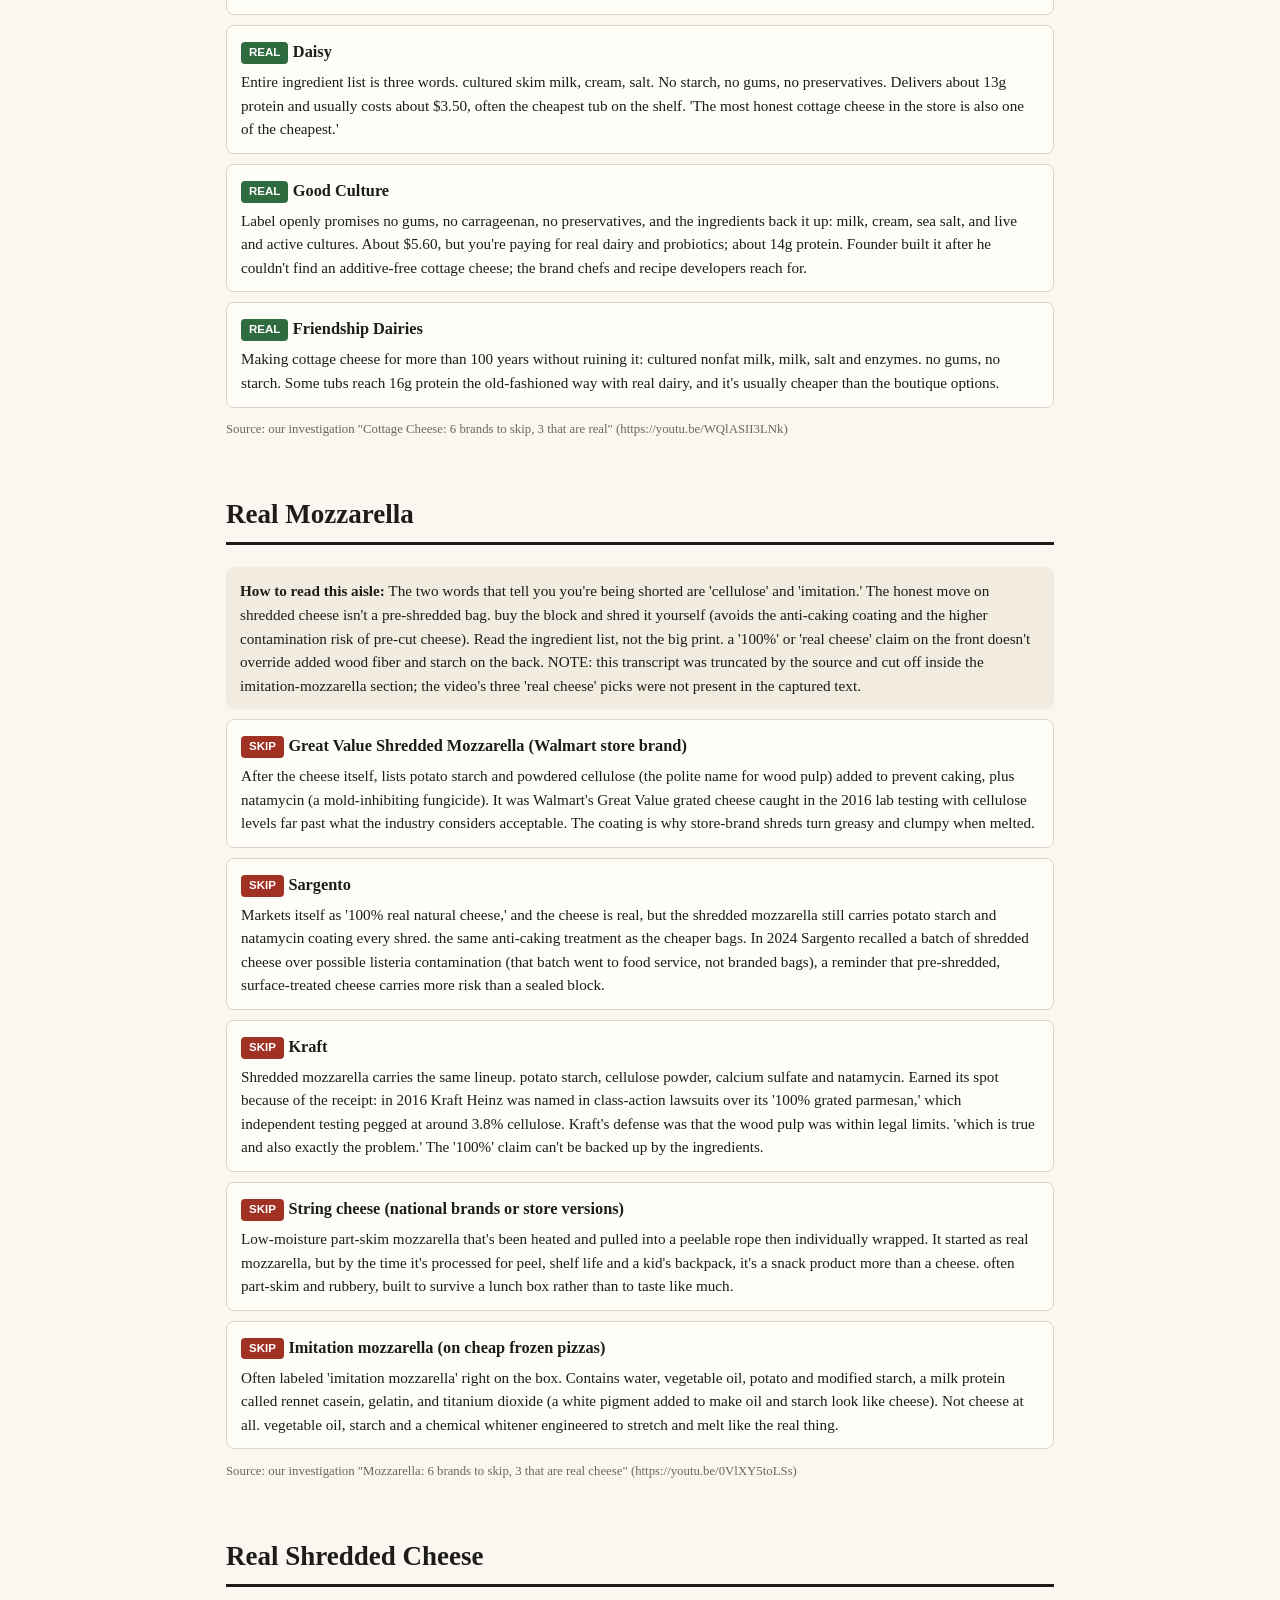
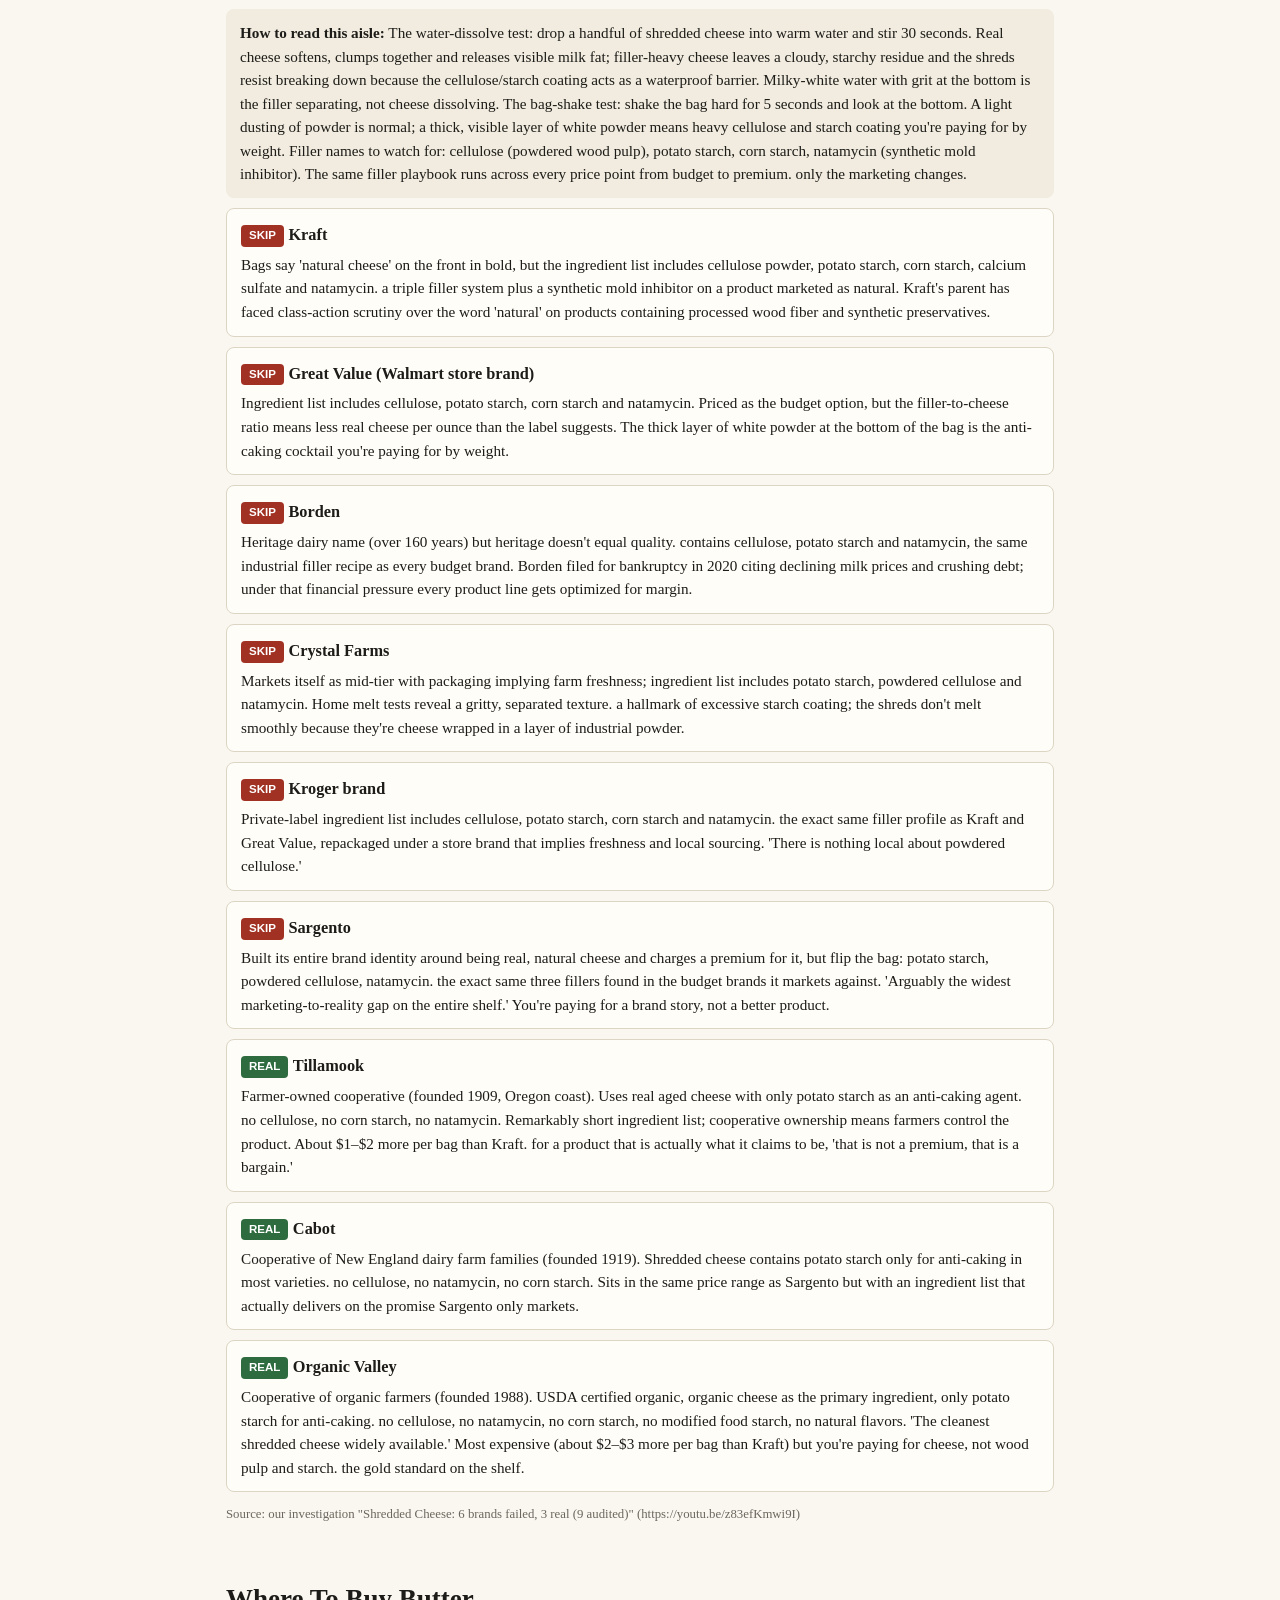
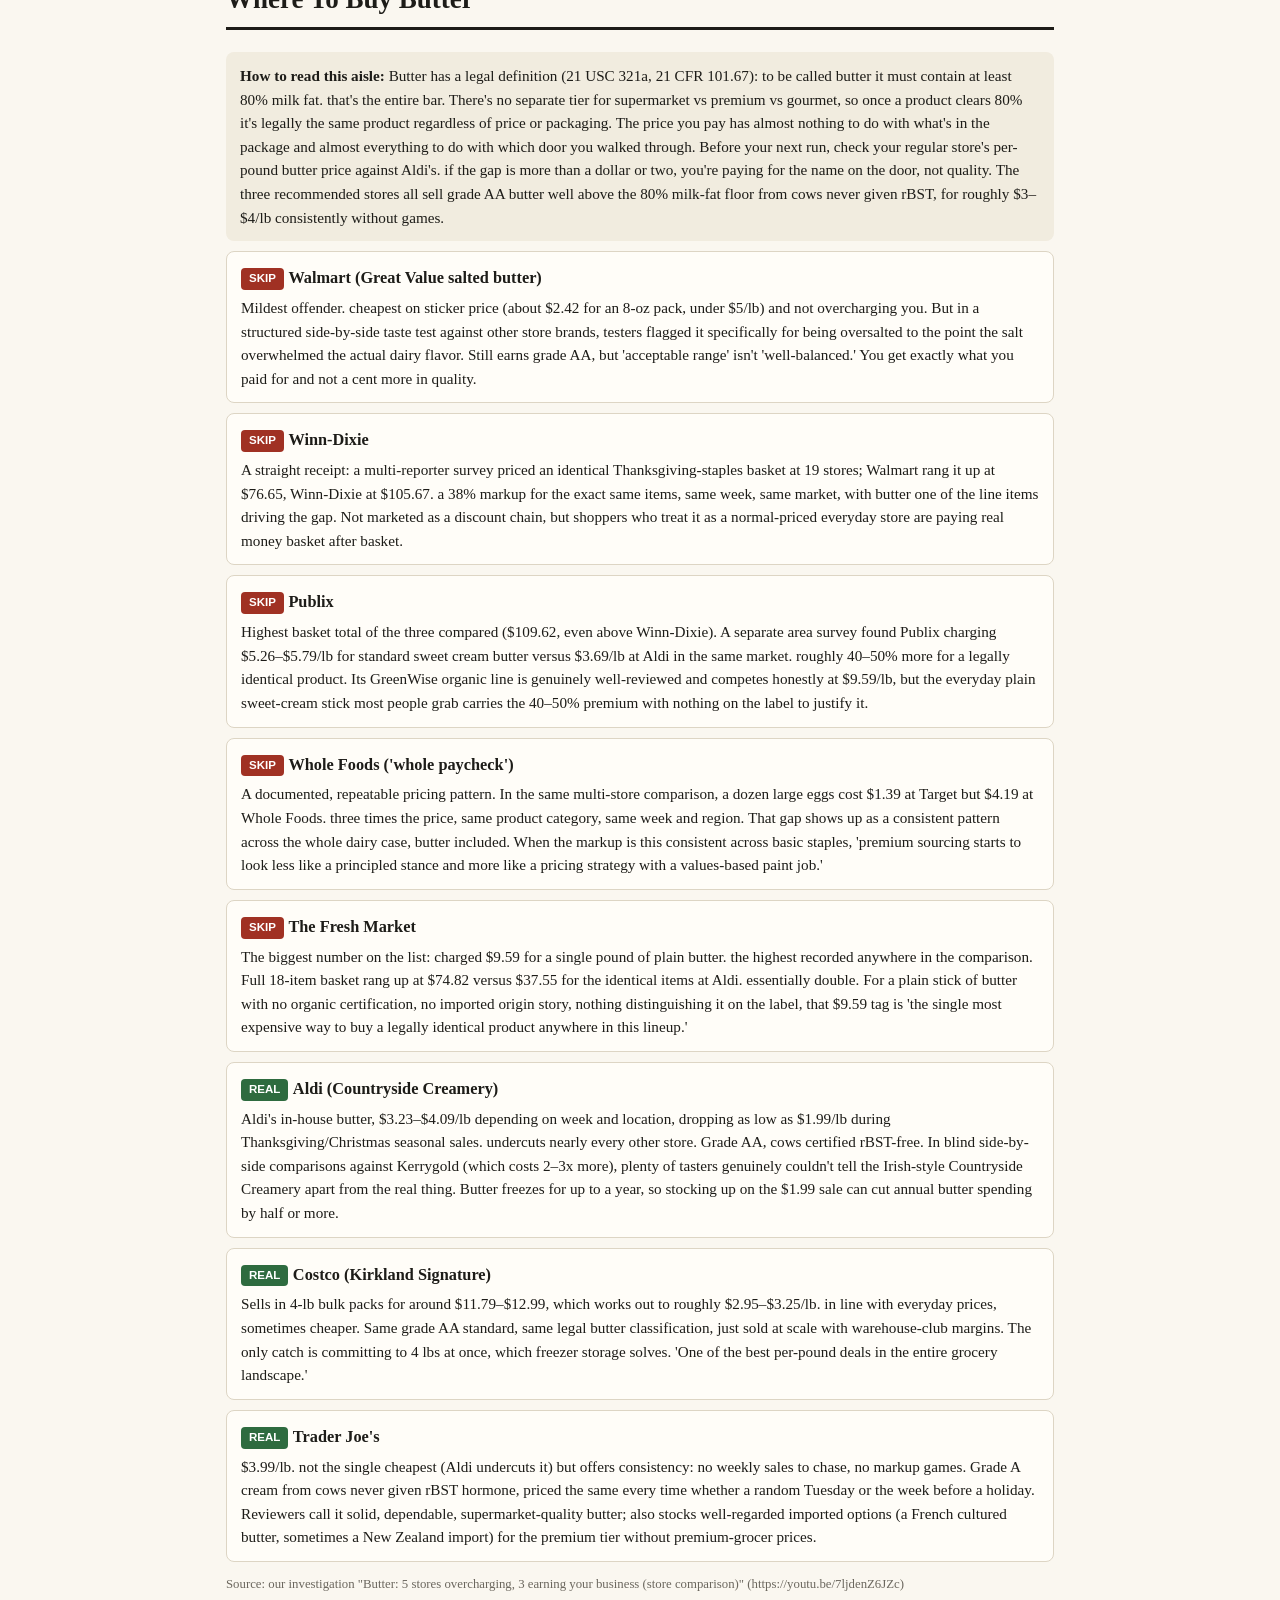
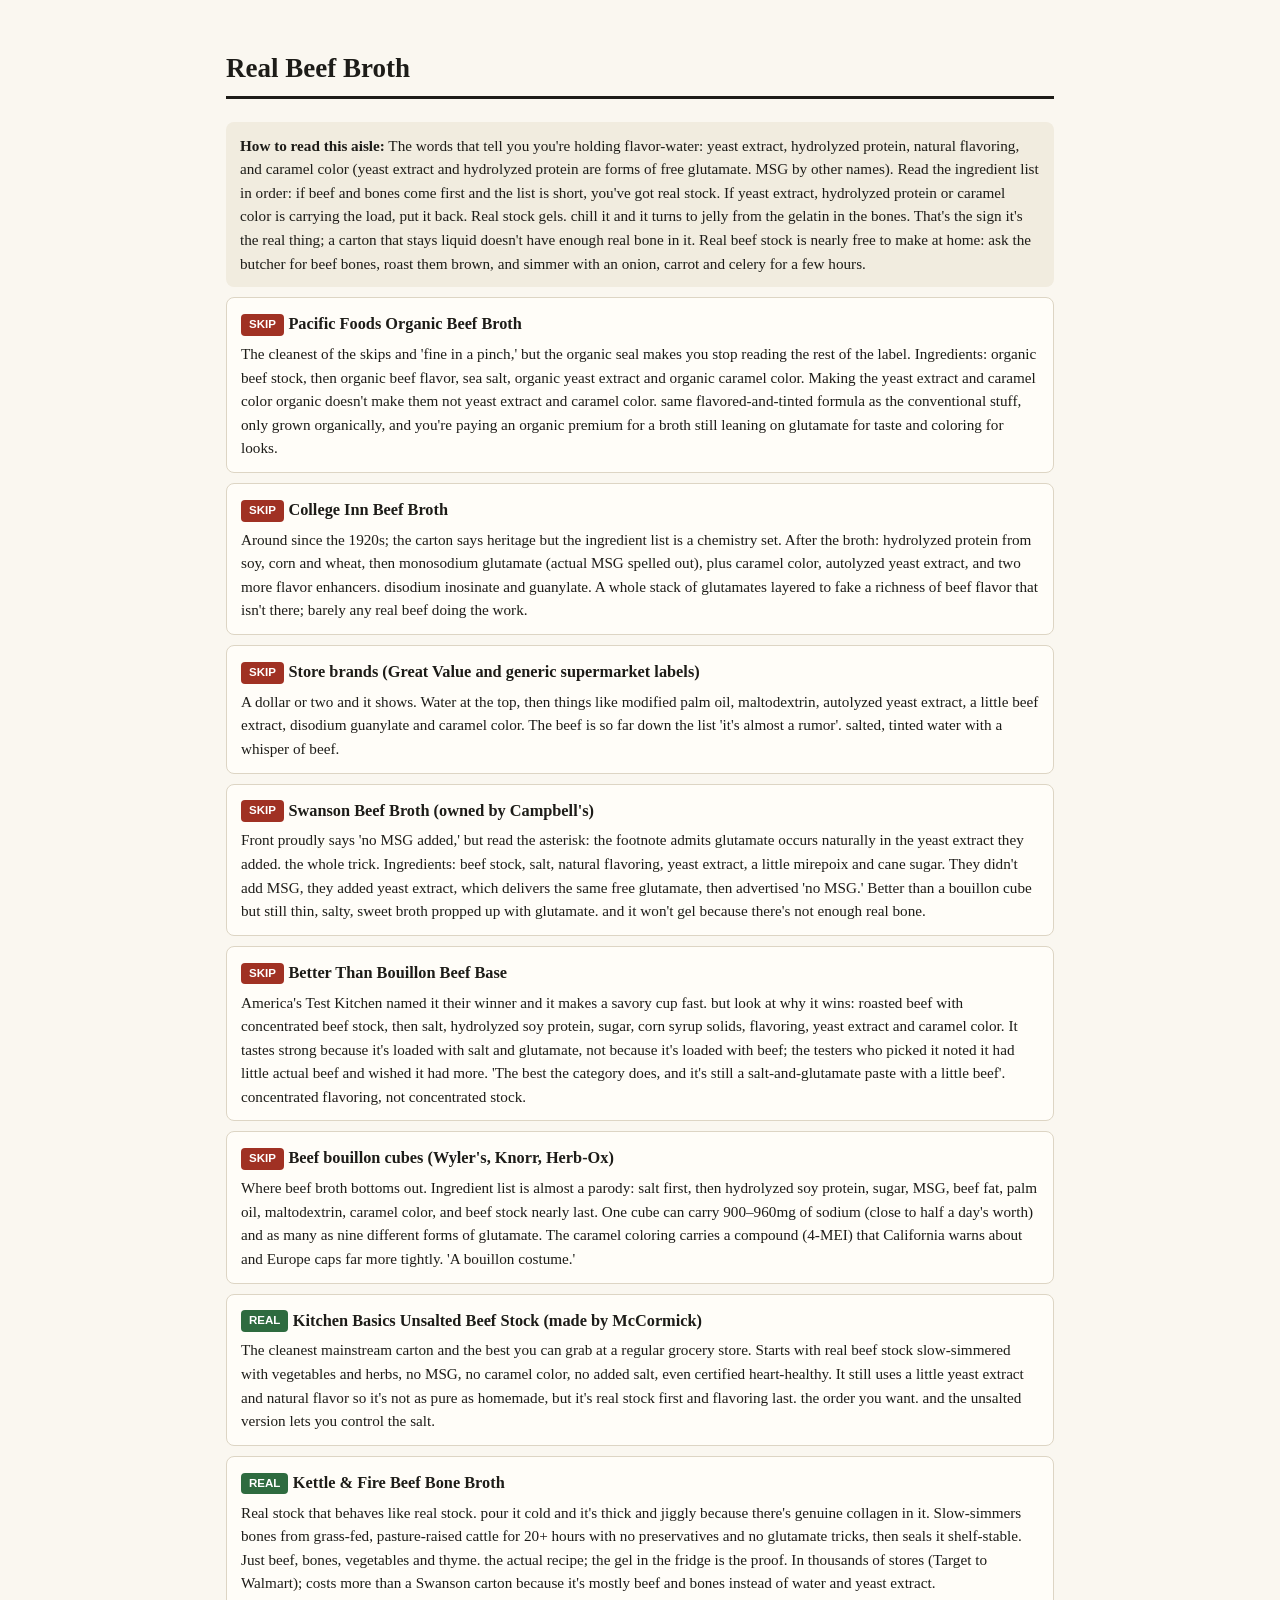
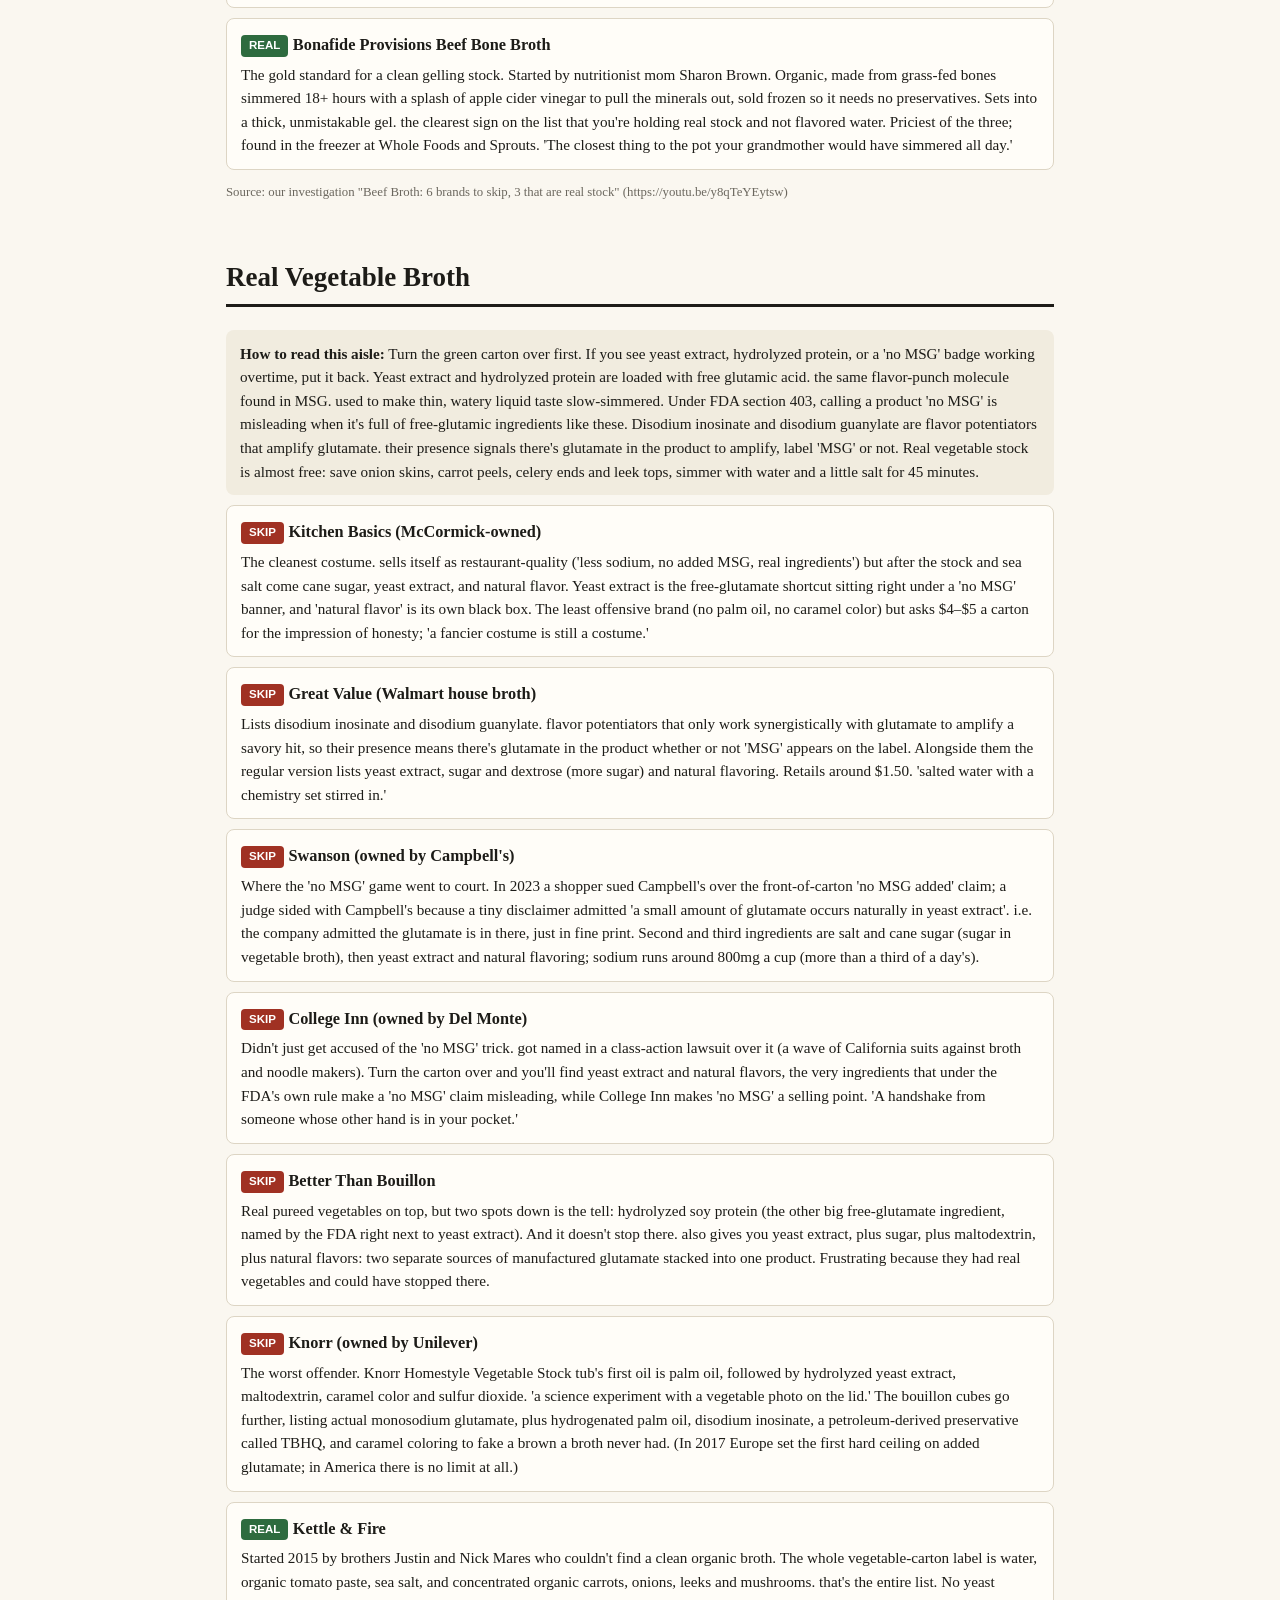
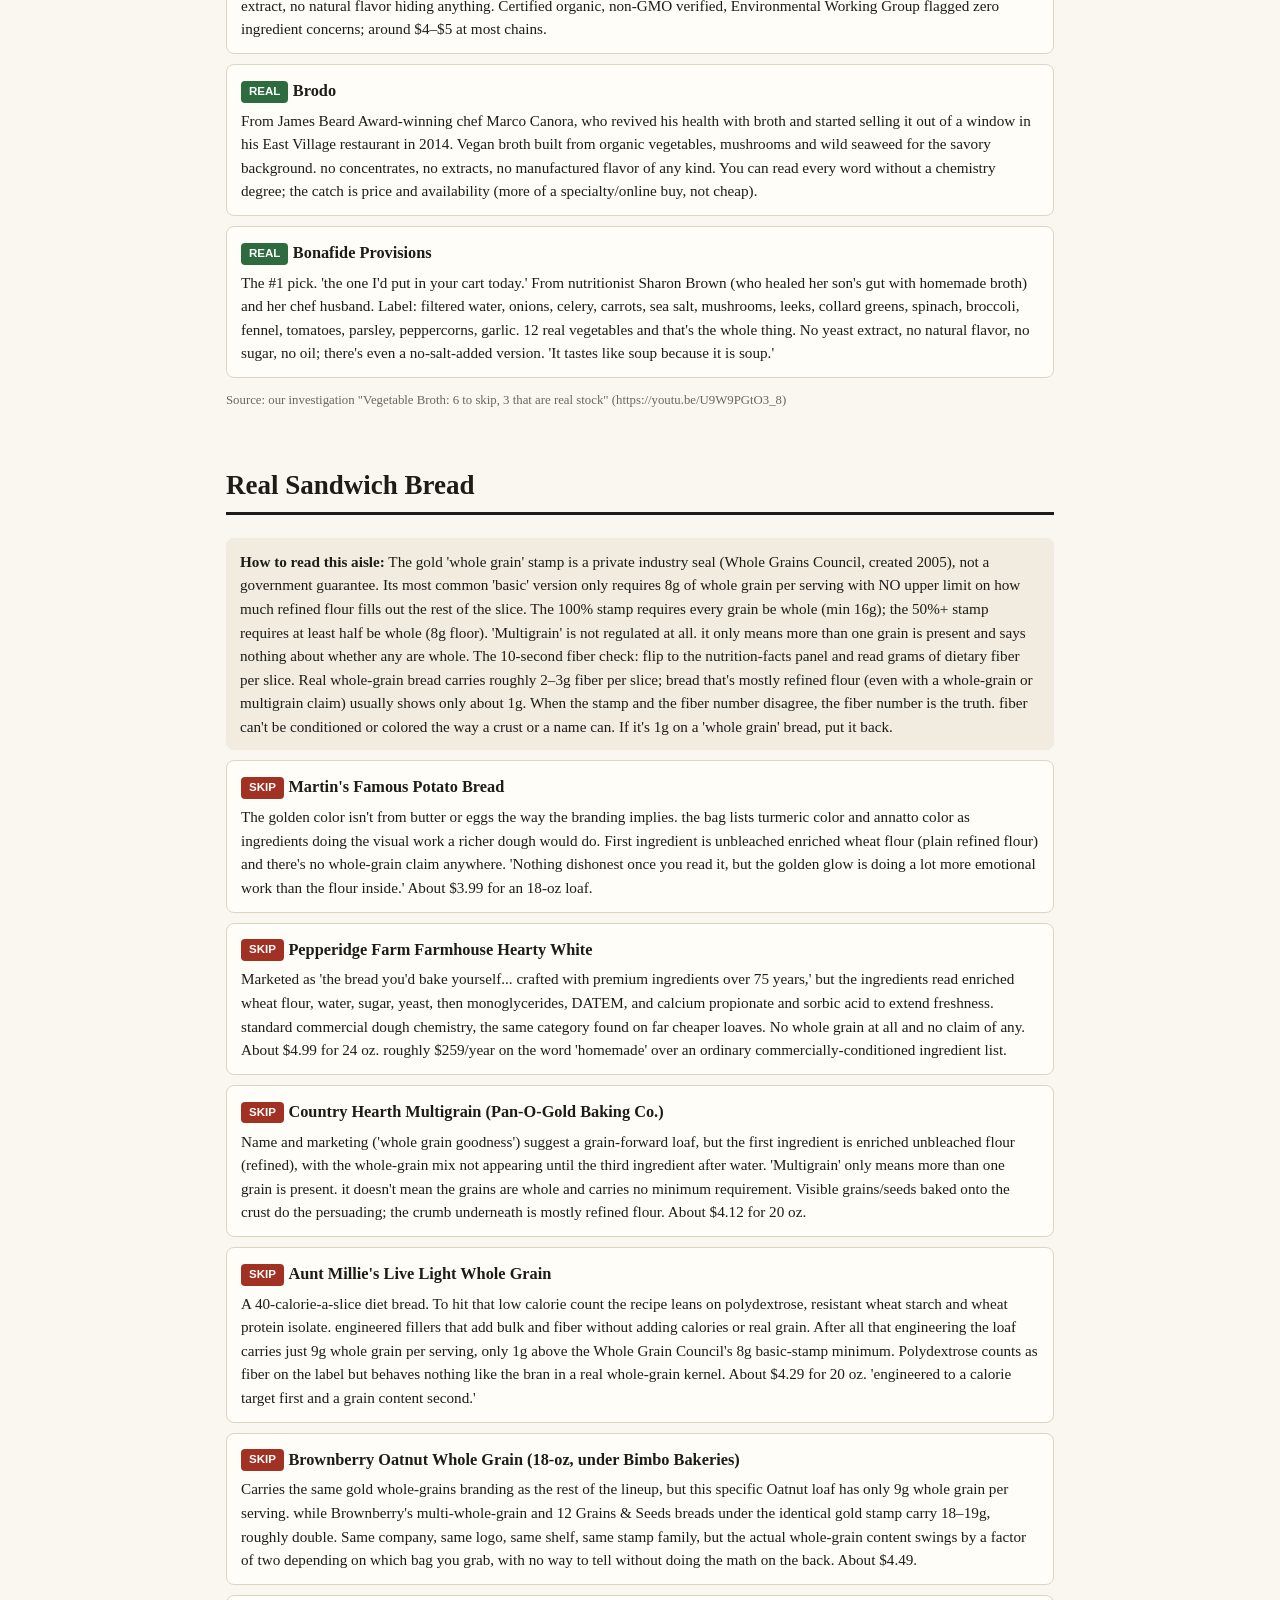
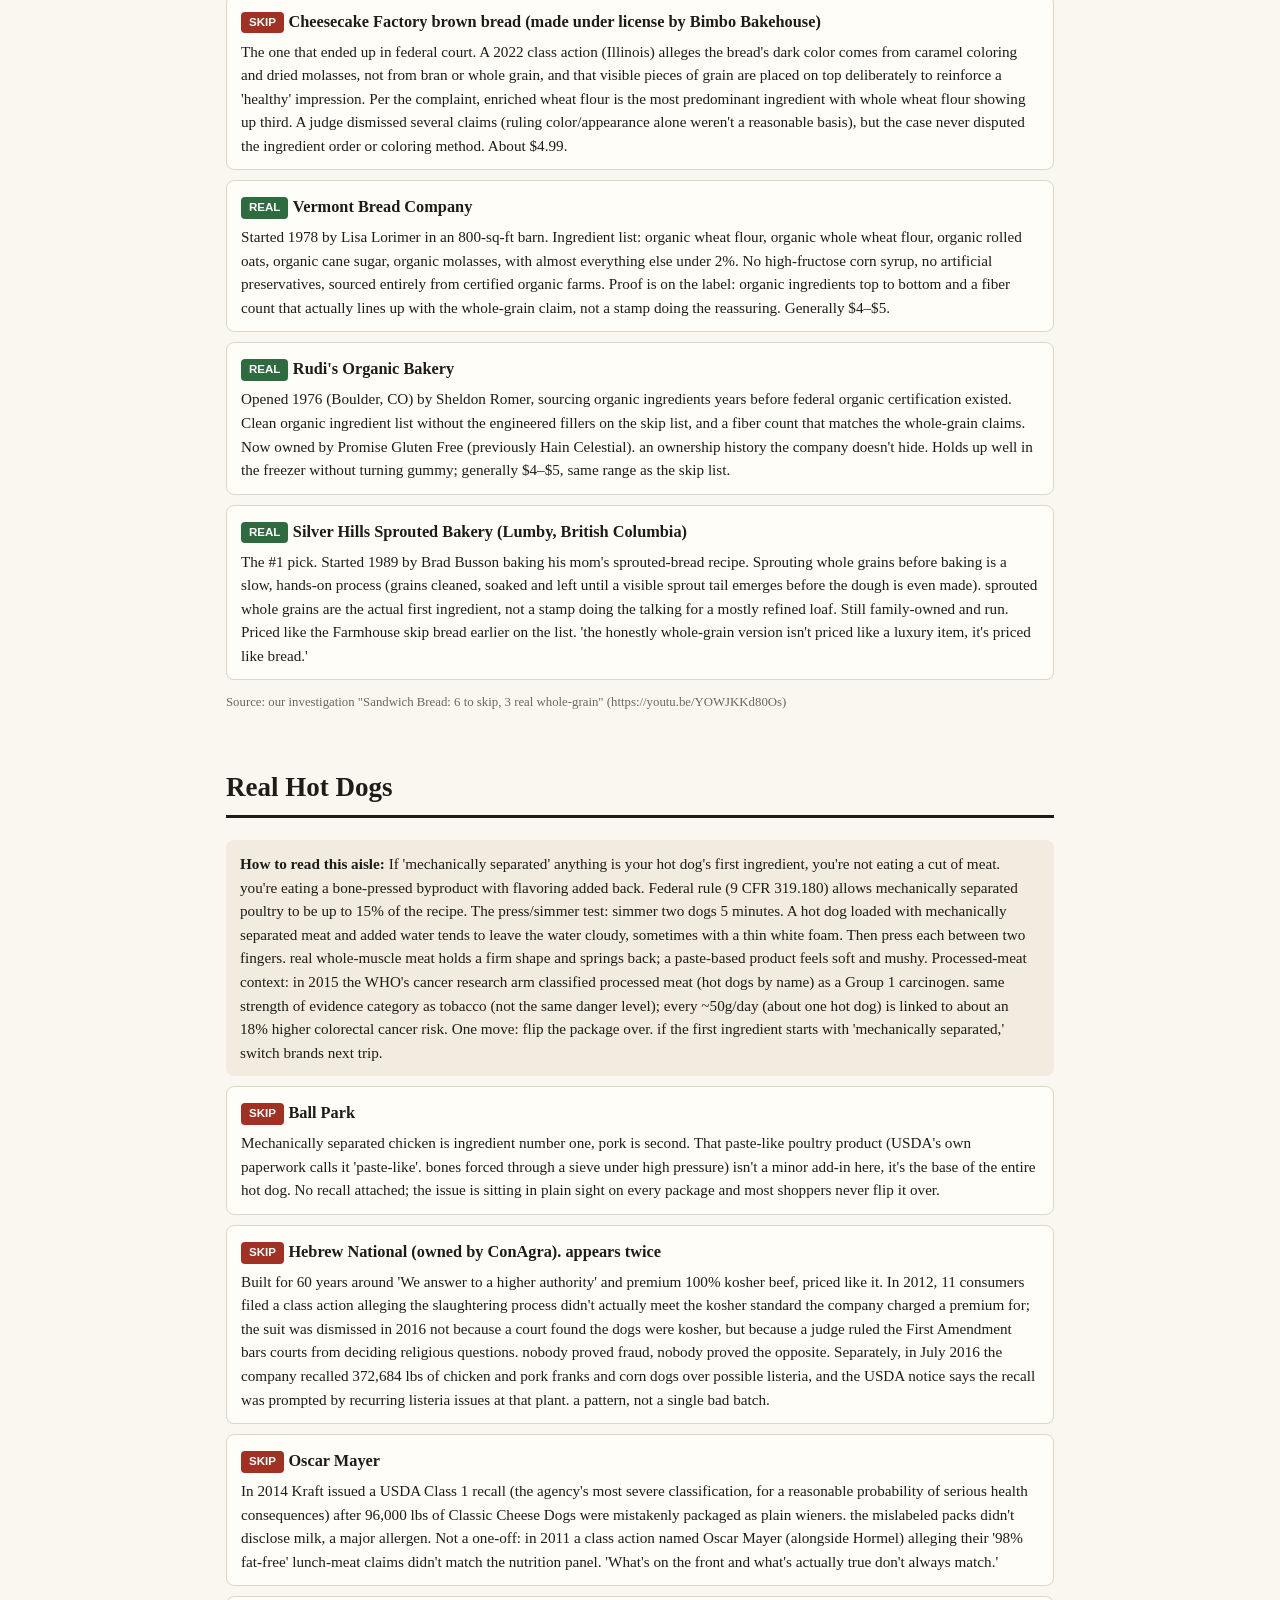
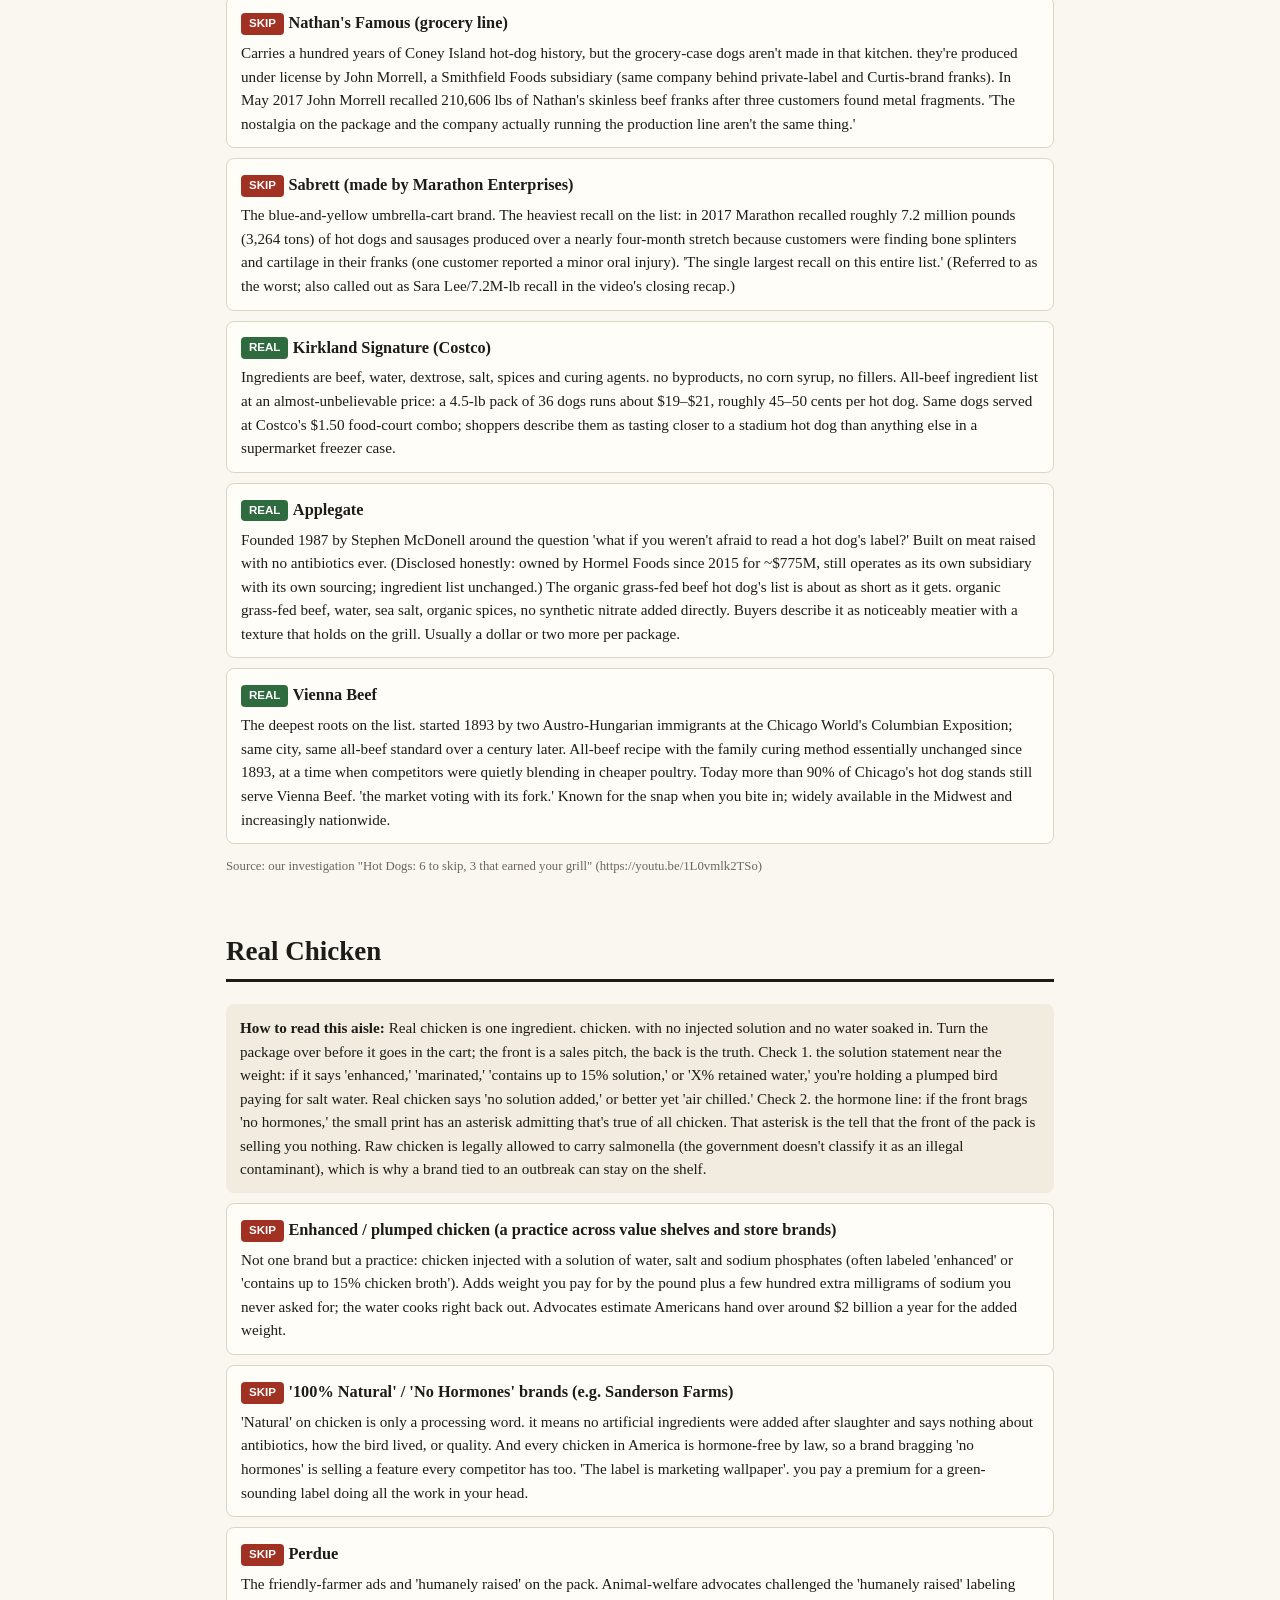
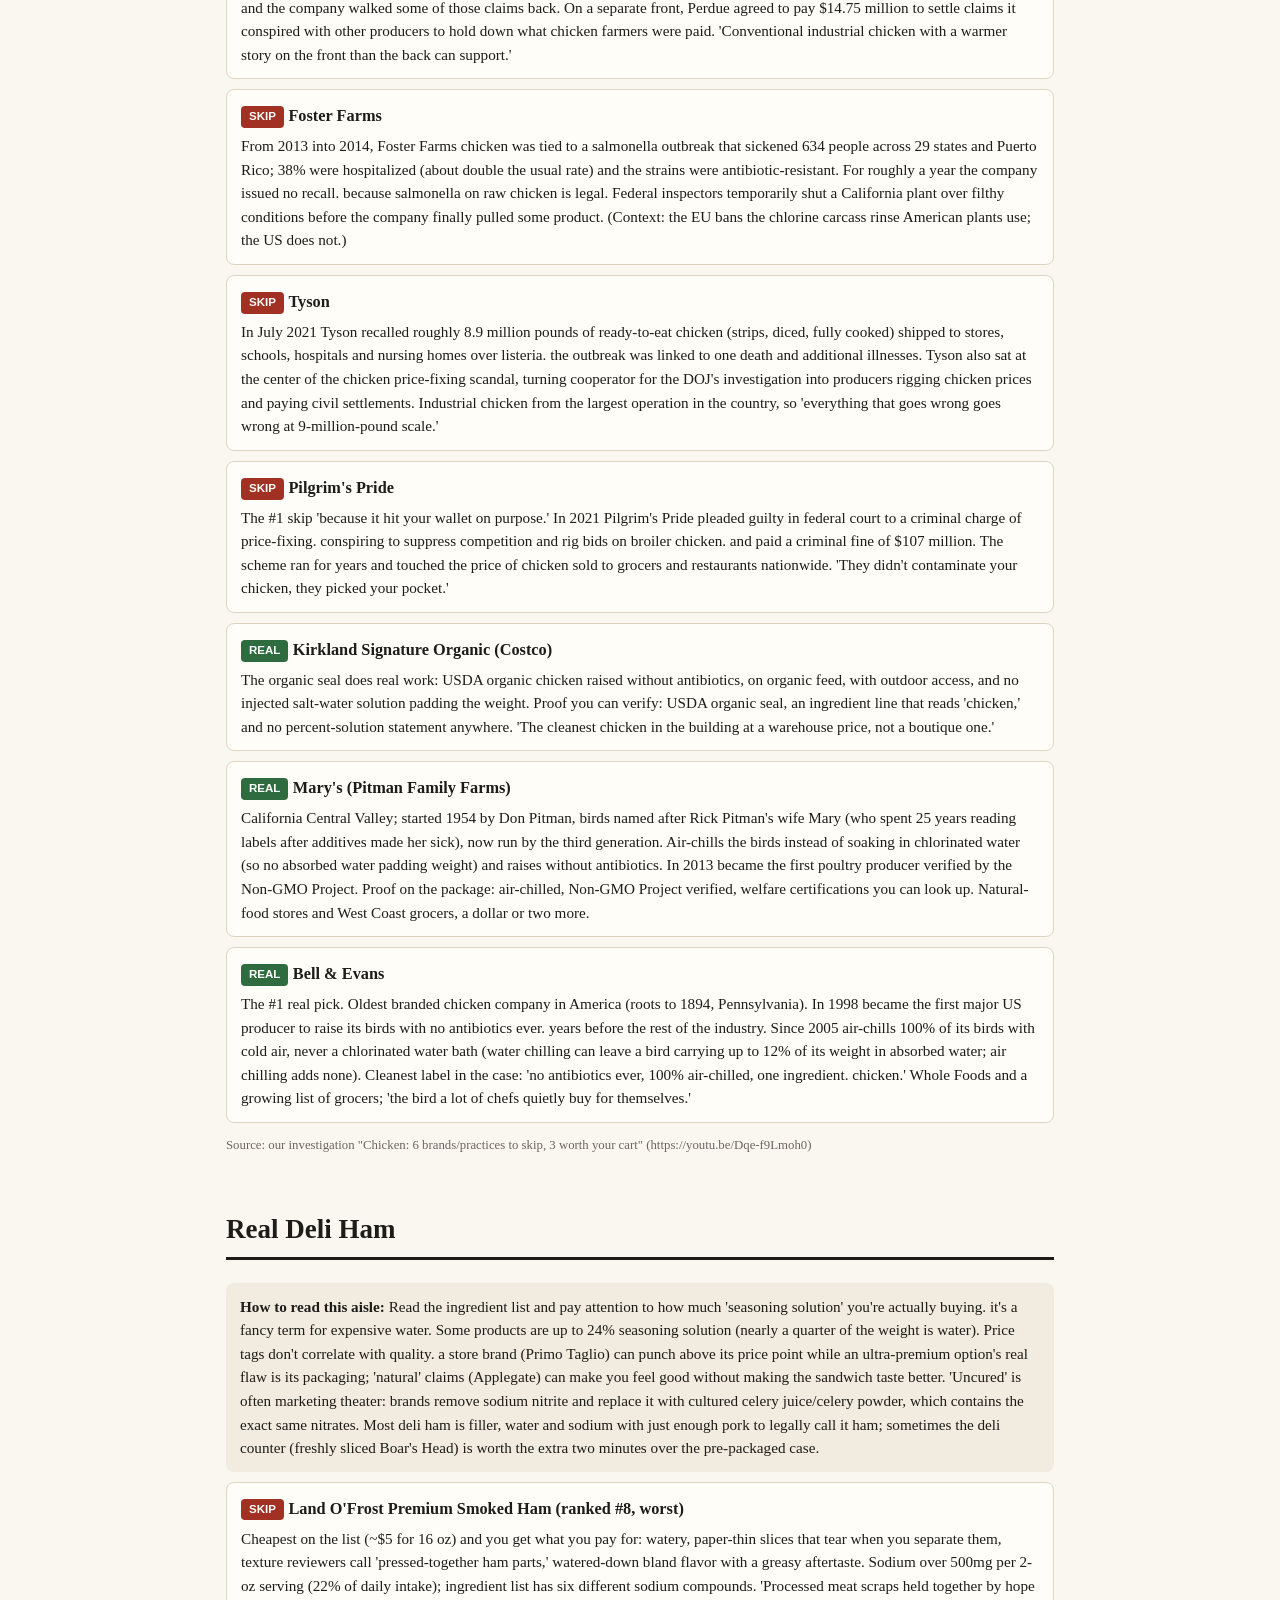
<file: g/DfFpjYZIqdeN/index.html>
<!doctype html><html lang="en"><head><meta charset="utf-8"><meta name="viewport" content="width=device-width, initial-scale=1">
<meta name="robots" content="noindex,nofollow"><title>The Complete Grocery Guide</title><style>
body{font-family:Georgia,serif;max-width:46em;margin:0 auto;padding:24px;color:#1d1c18;background:#faf7f0;font-size:18px;line-height:1.55}
h1{font-size:2rem;margin:.2em 0}h2{border-bottom:3px solid #1d1c18;padding-bottom:6px;margin-top:2em}
.tag{display:inline-block;font-family:Arial,sans-serif;font-size:.72rem;font-weight:800;padding:2px 8px;border-radius:4px;color:#fff;vertical-align:middle}
.real{background:#2e6b3f}.skip{background:#a03123}
.brand{border:1px solid #ddd5c4;border-radius:8px;padding:12px 14px;margin:10px 0;background:#fffdf8}
.brand b{font-size:1.02rem}.why{margin:4px 0 0;font-size:.95rem}
.how{background:#f1ecdf;border-radius:8px;padding:12px 14px;font-size:.95rem;margin:8px 0}
.src{font-size:.8rem;color:#6b675e}.meta{color:#6b675e;font-size:.9rem}
.toc{columns:2;font-size:.95rem}.toc a{color:#1d1c18}
footer{margin-top:3em;padding-top:1em;border-top:1px solid #ddd5c4;font-size:.8rem;color:#6b675e}
@media print{body{background:#fff;font-size:12px}.brand{break-inside:avoid}}
</style></head><body>
<h1>The Complete Grocery Guide</h1>
<p class="meta">The Real Food List, from the Tasted &amp; Tested channel · version 1.0 · updated 2026-07-15 · 20 categories, 170 brand verdicts</p>
<p>This is your licensed copy. Print it, save it to your phone, take it to the store. Do not repost it publicly; it is how we keep doing this work.</p>
<div class="toc"><div><a href="#cottage-cheese">Real Cottage Cheese</a></div><div><a href="#mozzarella">Real Mozzarella</a></div><div><a href="#shredded-cheese">Real Shredded Cheese</a></div><div><a href="#butter-stores">Where To Buy Butter</a></div><div><a href="#beef-broth">Real Beef Broth</a></div><div><a href="#vegetable-broth">Real Vegetable Broth</a></div><div><a href="#sandwich-bread">Real Sandwich Bread</a></div><div><a href="#hot-dogs">Real Hot Dogs</a></div><div><a href="#chicken">Real Chicken</a></div><div><a href="#deli-ham">Real Deli Ham</a></div><div><a href="#mayonnaise">Real Mayonnaise</a></div><div><a href="#lime-juice">Real Lime Juice</a></div><div><a href="#vinegar">Real Vinegar</a></div><div><a href="#baking-powder">Clean Baking Powder</a></div><div><a href="#jam">Real Jam</a></div><div><a href="#cereal">Real Cereal</a></div><div><a href="#cookies">Real Butter Cookies</a></div><div><a href="#chips">Real Chips</a></div><div><a href="#sparkling-water">Real Mineral Water</a></div><div><a href="#beef-jerky">Real Beef Jerky</a></div></div>
<h2 id="cottage-cheese">Real Cottage Cheese</h2>
<p class="how"><b>How to read this aisle:</b> The tilt-and-drain test: tip the tub on its side. real cottage cheese releases a thin, watery whey that runs clear and fast; a gummed-up tub's liquid is thick, gluey and slow, clinging to the curd in ropes. The three-ingredient test (the one that never lies): read only the first three ingredients. You want cultured milk, cream and salt. If you see starch, maltodextrin, a gum, or a word you can't pronounce in those first three lines, put it back. The protein trick: if a tub screams a huge protein number on the front but lists whey protein concentrate high in the ingredients, that protein was boosted with powder, not built from real milk. Real curd doesn't need powder to be high in protein.</p>
<div class="brand"><span class="tag skip">SKIP</span> <b>Breakstone's</b><p class="why">Heritage brand (founded 1882) but tapioca starch comes right after milk and cream, doing the job cream should do; sodium runs high. The flavored 'cottage doubles' cups fall apart completely, stacking modified corn starch, added sugar, natural flavor and potassium sorbate (a preservative); under 12g protein. 'a dessert in a health costume.'</p></div>
<div class="brand"><span class="tag skip">SKIP</span> <b>Corto</b><p class="why">Breakstone's West Coast twin, same parent company (selling the heritage story since 1919). Low-fat tub lists modified food starch, calcium phosphate, xanthan gum and guar gum, plus added whey to prop up the protein number; sodium climbs to around 400mg per half-cup serving.</p></div>
<div class="brand"><span class="tag skip">SKIP</span> <b>Hood</b><p class="why">One of the most heavily engineered tubs found anywhere. A single low-fat container can carry whey protein concentrate, modified food starch and three separate gums (guar, locust bean and carrageenan), along with potassium sorbate and phosphoric acid; whipped and flavored versions pile on more. 'When a label needs three different gums just to hold itself together, the milk underneath was never rich enough.'</p></div>
<div class="brand"><span class="tag skip">SKIP</span> <b>Great Value (Walmart store brand)</b><p class="why">Cheap isn't the crime. what makes it cheap is. Stabilizer blend reads like a supplement bottle: maltodextrin, guar gum, carrageenan, mono- and diglycerides, and locust bean gum, finished with potassium sorbate. Fat-free version is busier and some tubs add polysorbate 80. The gums do the cream's job for pennies.</p></div>
<div class="brand"><span class="tag skip">SKIP</span> <b>Prairie Farms</b><p class="why">Markets hard on farm families, blue ribbons and World Dairy Expo awards, but the ingredient list has a stabilizer blend of five separate thickeners. guar gum, mono- and diglycerides, xanthan gum, carrageenan and carob bean gum. plus maltodextrin and potassium sorbate. 'The trophy on the front does not match the lab work in the back.'</p></div>
<div class="brand"><span class="tag skip">SKIP</span> <b>Country Fresh (and regional value tubs following the same recipe)</b><p class="why">Cultured nonfat milk dried out then rebuilt with maltodextrin, guar gum, carrageenan, mono- and diglycerides and locust bean gum, with natural and artificial flavor and a preservative. 'When the first real ingredient is fat-free milk and the next six lines are thickeners, you are buying engineering with a dairy logo on it.' Regional tubs rotate names region to region, so only the label is a reliable defense.</p></div>
<div class="brand"><span class="tag real">REAL</span> <b>Daisy</b><p class="why">Entire ingredient list is three words. cultured skim milk, cream, salt. No starch, no gums, no preservatives. Delivers about 13g protein and usually costs about $3.50, often the cheapest tub on the shelf. 'The most honest cottage cheese in the store is also one of the cheapest.'</p></div>
<div class="brand"><span class="tag real">REAL</span> <b>Good Culture</b><p class="why">Label openly promises no gums, no carrageenan, no preservatives, and the ingredients back it up: milk, cream, sea salt, and live and active cultures. About $5.60, but you're paying for real dairy and probiotics; about 14g protein. Founder built it after he couldn't find an additive-free cottage cheese; the brand chefs and recipe developers reach for.</p></div>
<div class="brand"><span class="tag real">REAL</span> <b>Friendship Dairies</b><p class="why">Making cottage cheese for more than 100 years without ruining it: cultured nonfat milk, milk, salt and enzymes. no gums, no starch. Some tubs reach 16g protein the old-fashioned way with real dairy, and it's usually cheaper than the boutique options.</p></div>
<p class="src">Source: our investigation "Cottage Cheese: 6 brands to skip, 3 that are real" (https://youtu.be/WQlASII3LNk)</p>
<h2 id="mozzarella">Real Mozzarella</h2>
<p class="how"><b>How to read this aisle:</b> The two words that tell you you're being shorted are 'cellulose' and 'imitation.' The honest move on shredded cheese isn't a pre-shredded bag. buy the block and shred it yourself (avoids the anti-caking coating and the higher contamination risk of pre-cut cheese). Read the ingredient list, not the big print. a '100%' or 'real cheese' claim on the front doesn't override added wood fiber and starch on the back. NOTE: this transcript was truncated by the source and cut off inside the imitation-mozzarella section; the video's three 'real cheese' picks were not present in the captured text.</p>
<div class="brand"><span class="tag skip">SKIP</span> <b>Great Value Shredded Mozzarella (Walmart store brand)</b><p class="why">After the cheese itself, lists potato starch and powdered cellulose (the polite name for wood pulp) added to prevent caking, plus natamycin (a mold-inhibiting fungicide). It was Walmart's Great Value grated cheese caught in the 2016 lab testing with cellulose levels far past what the industry considers acceptable. The coating is why store-brand shreds turn greasy and clumpy when melted.</p></div>
<div class="brand"><span class="tag skip">SKIP</span> <b>Sargento</b><p class="why">Markets itself as '100% real natural cheese,' and the cheese is real, but the shredded mozzarella still carries potato starch and natamycin coating every shred. the same anti-caking treatment as the cheaper bags. In 2024 Sargento recalled a batch of shredded cheese over possible listeria contamination (that batch went to food service, not branded bags), a reminder that pre-shredded, surface-treated cheese carries more risk than a sealed block.</p></div>
<div class="brand"><span class="tag skip">SKIP</span> <b>Kraft</b><p class="why">Shredded mozzarella carries the same lineup. potato starch, cellulose powder, calcium sulfate and natamycin. Earned its spot because of the receipt: in 2016 Kraft Heinz was named in class-action lawsuits over its '100% grated parmesan,' which independent testing pegged at around 3.8% cellulose. Kraft's defense was that the wood pulp was within legal limits. 'which is true and also exactly the problem.' The '100%' claim can't be backed up by the ingredients.</p></div>
<div class="brand"><span class="tag skip">SKIP</span> <b>String cheese (national brands or store versions)</b><p class="why">Low-moisture part-skim mozzarella that's been heated and pulled into a peelable rope then individually wrapped. It started as real mozzarella, but by the time it's processed for peel, shelf life and a kid's backpack, it's a snack product more than a cheese. often part-skim and rubbery, built to survive a lunch box rather than to taste like much.</p></div>
<div class="brand"><span class="tag skip">SKIP</span> <b>Imitation mozzarella (on cheap frozen pizzas)</b><p class="why">Often labeled 'imitation mozzarella' right on the box. Contains water, vegetable oil, potato and modified starch, a milk protein called rennet casein, gelatin, and titanium dioxide (a white pigment added to make oil and starch look like cheese). Not cheese at all. vegetable oil, starch and a chemical whitener engineered to stretch and melt like the real thing.</p></div>

<p class="src">Source: our investigation "Mozzarella: 6 brands to skip, 3 that are real cheese" (https://youtu.be/0VlXY5toLSs)</p>
<h2 id="shredded-cheese">Real Shredded Cheese</h2>
<p class="how"><b>How to read this aisle:</b> The water-dissolve test: drop a handful of shredded cheese into warm water and stir 30 seconds. Real cheese softens, clumps together and releases visible milk fat; filler-heavy cheese leaves a cloudy, starchy residue and the shreds resist breaking down because the cellulose/starch coating acts as a waterproof barrier. Milky-white water with grit at the bottom is the filler separating, not cheese dissolving. The bag-shake test: shake the bag hard for 5 seconds and look at the bottom. A light dusting of powder is normal; a thick, visible layer of white powder means heavy cellulose and starch coating you're paying for by weight. Filler names to watch for: cellulose (powdered wood pulp), potato starch, corn starch, natamycin (synthetic mold inhibitor). The same filler playbook runs across every price point from budget to premium. only the marketing changes.</p>
<div class="brand"><span class="tag skip">SKIP</span> <b>Kraft</b><p class="why">Bags say 'natural cheese' on the front in bold, but the ingredient list includes cellulose powder, potato starch, corn starch, calcium sulfate and natamycin. a triple filler system plus a synthetic mold inhibitor on a product marketed as natural. Kraft's parent has faced class-action scrutiny over the word 'natural' on products containing processed wood fiber and synthetic preservatives.</p></div>
<div class="brand"><span class="tag skip">SKIP</span> <b>Great Value (Walmart store brand)</b><p class="why">Ingredient list includes cellulose, potato starch, corn starch and natamycin. Priced as the budget option, but the filler-to-cheese ratio means less real cheese per ounce than the label suggests. The thick layer of white powder at the bottom of the bag is the anti-caking cocktail you're paying for by weight.</p></div>
<div class="brand"><span class="tag skip">SKIP</span> <b>Borden</b><p class="why">Heritage dairy name (over 160 years) but heritage doesn't equal quality. contains cellulose, potato starch and natamycin, the same industrial filler recipe as every budget brand. Borden filed for bankruptcy in 2020 citing declining milk prices and crushing debt; under that financial pressure every product line gets optimized for margin.</p></div>
<div class="brand"><span class="tag skip">SKIP</span> <b>Crystal Farms</b><p class="why">Markets itself as mid-tier with packaging implying farm freshness; ingredient list includes potato starch, powdered cellulose and natamycin. Home melt tests reveal a gritty, separated texture. a hallmark of excessive starch coating; the shreds don't melt smoothly because they're cheese wrapped in a layer of industrial powder.</p></div>
<div class="brand"><span class="tag skip">SKIP</span> <b>Kroger brand</b><p class="why">Private-label ingredient list includes cellulose, potato starch, corn starch and natamycin. the exact same filler profile as Kraft and Great Value, repackaged under a store brand that implies freshness and local sourcing. 'There is nothing local about powdered cellulose.'</p></div>
<div class="brand"><span class="tag skip">SKIP</span> <b>Sargento</b><p class="why">Built its entire brand identity around being real, natural cheese and charges a premium for it, but flip the bag: potato starch, powdered cellulose, natamycin. the exact same three fillers found in the budget brands it markets against. 'Arguably the widest marketing-to-reality gap on the entire shelf.' You're paying for a brand story, not a better product.</p></div>
<div class="brand"><span class="tag real">REAL</span> <b>Tillamook</b><p class="why">Farmer-owned cooperative (founded 1909, Oregon coast). Uses real aged cheese with only potato starch as an anti-caking agent. no cellulose, no corn starch, no natamycin. Remarkably short ingredient list; cooperative ownership means farmers control the product. About $1–$2 more per bag than Kraft. for a product that is actually what it claims to be, 'that is not a premium, that is a bargain.'</p></div>
<div class="brand"><span class="tag real">REAL</span> <b>Cabot</b><p class="why">Cooperative of New England dairy farm families (founded 1919). Shredded cheese contains potato starch only for anti-caking in most varieties. no cellulose, no natamycin, no corn starch. Sits in the same price range as Sargento but with an ingredient list that actually delivers on the promise Sargento only markets.</p></div>
<div class="brand"><span class="tag real">REAL</span> <b>Organic Valley</b><p class="why">Cooperative of organic farmers (founded 1988). USDA certified organic, organic cheese as the primary ingredient, only potato starch for anti-caking. no cellulose, no natamycin, no corn starch, no modified food starch, no natural flavors. 'The cleanest shredded cheese widely available.' Most expensive (about $2–$3 more per bag than Kraft) but you're paying for cheese, not wood pulp and starch. the gold standard on the shelf.</p></div>
<p class="src">Source: our investigation "Shredded Cheese: 6 brands failed, 3 real (9 audited)" (https://youtu.be/z83efKmwi9I)</p>
<h2 id="butter-stores">Where To Buy Butter</h2>
<p class="how"><b>How to read this aisle:</b> Butter has a legal definition (21 USC 321a, 21 CFR 101.67): to be called butter it must contain at least 80% milk fat. that's the entire bar. There's no separate tier for supermarket vs premium vs gourmet, so once a product clears 80% it's legally the same product regardless of price or packaging. The price you pay has almost nothing to do with what's in the package and almost everything to do with which door you walked through. Before your next run, check your regular store's per-pound butter price against Aldi's. if the gap is more than a dollar or two, you're paying for the name on the door, not quality. The three recommended stores all sell grade AA butter well above the 80% milk-fat floor from cows never given rBST, for roughly $3–$4/lb consistently without games.</p>
<div class="brand"><span class="tag skip">SKIP</span> <b>Walmart (Great Value salted butter)</b><p class="why">Mildest offender. cheapest on sticker price (about $2.42 for an 8-oz pack, under $5/lb) and not overcharging you. But in a structured side-by-side taste test against other store brands, testers flagged it specifically for being oversalted to the point the salt overwhelmed the actual dairy flavor. Still earns grade AA, but 'acceptable range' isn't 'well-balanced.' You get exactly what you paid for and not a cent more in quality.</p></div>
<div class="brand"><span class="tag skip">SKIP</span> <b>Winn-Dixie</b><p class="why">A straight receipt: a multi-reporter survey priced an identical Thanksgiving-staples basket at 19 stores; Walmart rang it up at $76.65, Winn-Dixie at $105.67. a 38% markup for the exact same items, same week, same market, with butter one of the line items driving the gap. Not marketed as a discount chain, but shoppers who treat it as a normal-priced everyday store are paying real money basket after basket.</p></div>
<div class="brand"><span class="tag skip">SKIP</span> <b>Publix</b><p class="why">Highest basket total of the three compared ($109.62, even above Winn-Dixie). A separate area survey found Publix charging $5.26–$5.79/lb for standard sweet cream butter versus $3.69/lb at Aldi in the same market. roughly 40–50% more for a legally identical product. Its GreenWise organic line is genuinely well-reviewed and competes honestly at $9.59/lb, but the everyday plain sweet-cream stick most people grab carries the 40–50% premium with nothing on the label to justify it.</p></div>
<div class="brand"><span class="tag skip">SKIP</span> <b>Whole Foods ('whole paycheck')</b><p class="why">A documented, repeatable pricing pattern. In the same multi-store comparison, a dozen large eggs cost $1.39 at Target but $4.19 at Whole Foods. three times the price, same product category, same week and region. That gap shows up as a consistent pattern across the whole dairy case, butter included. When the markup is this consistent across basic staples, 'premium sourcing starts to look less like a principled stance and more like a pricing strategy with a values-based paint job.'</p></div>
<div class="brand"><span class="tag skip">SKIP</span> <b>The Fresh Market</b><p class="why">The biggest number on the list: charged $9.59 for a single pound of plain butter. the highest recorded anywhere in the comparison. Full 18-item basket rang up at $74.82 versus $37.55 for the identical items at Aldi. essentially double. For a plain stick of butter with no organic certification, no imported origin story, nothing distinguishing it on the label, that $9.59 tag is 'the single most expensive way to buy a legally identical product anywhere in this lineup.'</p></div>
<div class="brand"><span class="tag real">REAL</span> <b>Aldi (Countryside Creamery)</b><p class="why">Aldi's in-house butter, $3.23–$4.09/lb depending on week and location, dropping as low as $1.99/lb during Thanksgiving/Christmas seasonal sales. undercuts nearly every other store. Grade AA, cows certified rBST-free. In blind side-by-side comparisons against Kerrygold (which costs 2–3x more), plenty of tasters genuinely couldn't tell the Irish-style Countryside Creamery apart from the real thing. Butter freezes for up to a year, so stocking up on the $1.99 sale can cut annual butter spending by half or more.</p></div>
<div class="brand"><span class="tag real">REAL</span> <b>Costco (Kirkland Signature)</b><p class="why">Sells in 4-lb bulk packs for around $11.79–$12.99, which works out to roughly $2.95–$3.25/lb. in line with everyday prices, sometimes cheaper. Same grade AA standard, same legal butter classification, just sold at scale with warehouse-club margins. The only catch is committing to 4 lbs at once, which freezer storage solves. 'One of the best per-pound deals in the entire grocery landscape.'</p></div>
<div class="brand"><span class="tag real">REAL</span> <b>Trader Joe's</b><p class="why">$3.99/lb. not the single cheapest (Aldi undercuts it) but offers consistency: no weekly sales to chase, no markup games. Grade A cream from cows never given rBST hormone, priced the same every time whether a random Tuesday or the week before a holiday. Reviewers call it solid, dependable, supermarket-quality butter; also stocks well-regarded imported options (a French cultured butter, sometimes a New Zealand import) for the premium tier without premium-grocer prices.</p></div>
<p class="src">Source: our investigation "Butter: 5 stores overcharging, 3 earning your business (store comparison)" (https://youtu.be/7ljdenZ6JZc)</p>
<h2 id="beef-broth">Real Beef Broth</h2>
<p class="how"><b>How to read this aisle:</b> The words that tell you you're holding flavor-water: yeast extract, hydrolyzed protein, natural flavoring, and caramel color (yeast extract and hydrolyzed protein are forms of free glutamate. MSG by other names). Read the ingredient list in order: if beef and bones come first and the list is short, you've got real stock. If yeast extract, hydrolyzed protein or caramel color is carrying the load, put it back. Real stock gels. chill it and it turns to jelly from the gelatin in the bones. That's the sign it's the real thing; a carton that stays liquid doesn't have enough real bone in it. Real beef stock is nearly free to make at home: ask the butcher for beef bones, roast them brown, and simmer with an onion, carrot and celery for a few hours.</p>
<div class="brand"><span class="tag skip">SKIP</span> <b>Pacific Foods Organic Beef Broth</b><p class="why">The cleanest of the skips and 'fine in a pinch,' but the organic seal makes you stop reading the rest of the label. Ingredients: organic beef stock, then organic beef flavor, sea salt, organic yeast extract and organic caramel color. Making the yeast extract and caramel color organic doesn't make them not yeast extract and caramel color. same flavored-and-tinted formula as the conventional stuff, only grown organically, and you're paying an organic premium for a broth still leaning on glutamate for taste and coloring for looks.</p></div>
<div class="brand"><span class="tag skip">SKIP</span> <b>College Inn Beef Broth</b><p class="why">Around since the 1920s; the carton says heritage but the ingredient list is a chemistry set. After the broth: hydrolyzed protein from soy, corn and wheat, then monosodium glutamate (actual MSG spelled out), plus caramel color, autolyzed yeast extract, and two more flavor enhancers. disodium inosinate and guanylate. A whole stack of glutamates layered to fake a richness of beef flavor that isn't there; barely any real beef doing the work.</p></div>
<div class="brand"><span class="tag skip">SKIP</span> <b>Store brands (Great Value and generic supermarket labels)</b><p class="why">A dollar or two and it shows. Water at the top, then things like modified palm oil, maltodextrin, autolyzed yeast extract, a little beef extract, disodium guanylate and caramel color. The beef is so far down the list 'it's almost a rumor'. salted, tinted water with a whisper of beef.</p></div>
<div class="brand"><span class="tag skip">SKIP</span> <b>Swanson Beef Broth (owned by Campbell's)</b><p class="why">Front proudly says 'no MSG added,' but read the asterisk: the footnote admits glutamate occurs naturally in the yeast extract they added. the whole trick. Ingredients: beef stock, salt, natural flavoring, yeast extract, a little mirepoix and cane sugar. They didn't add MSG, they added yeast extract, which delivers the same free glutamate, then advertised 'no MSG.' Better than a bouillon cube but still thin, salty, sweet broth propped up with glutamate. and it won't gel because there's not enough real bone.</p></div>
<div class="brand"><span class="tag skip">SKIP</span> <b>Better Than Bouillon Beef Base</b><p class="why">America's Test Kitchen named it their winner and it makes a savory cup fast. but look at why it wins: roasted beef with concentrated beef stock, then salt, hydrolyzed soy protein, sugar, corn syrup solids, flavoring, yeast extract and caramel color. It tastes strong because it's loaded with salt and glutamate, not because it's loaded with beef; the testers who picked it noted it had little actual beef and wished it had more. 'The best the category does, and it's still a salt-and-glutamate paste with a little beef'. concentrated flavoring, not concentrated stock.</p></div>
<div class="brand"><span class="tag skip">SKIP</span> <b>Beef bouillon cubes (Wyler's, Knorr, Herb-Ox)</b><p class="why">Where beef broth bottoms out. Ingredient list is almost a parody: salt first, then hydrolyzed soy protein, sugar, MSG, beef fat, palm oil, maltodextrin, caramel color, and beef stock nearly last. One cube can carry 900–960mg of sodium (close to half a day's worth) and as many as nine different forms of glutamate. The caramel coloring carries a compound (4-MEI) that California warns about and Europe caps far more tightly. 'A bouillon costume.'</p></div>
<div class="brand"><span class="tag real">REAL</span> <b>Kitchen Basics Unsalted Beef Stock (made by McCormick)</b><p class="why">The cleanest mainstream carton and the best you can grab at a regular grocery store. Starts with real beef stock slow-simmered with vegetables and herbs, no MSG, no caramel color, no added salt, even certified heart-healthy. It still uses a little yeast extract and natural flavor so it's not as pure as homemade, but it's real stock first and flavoring last. the order you want. and the unsalted version lets you control the salt.</p></div>
<div class="brand"><span class="tag real">REAL</span> <b>Kettle & Fire Beef Bone Broth</b><p class="why">Real stock that behaves like real stock. pour it cold and it's thick and jiggly because there's genuine collagen in it. Slow-simmers bones from grass-fed, pasture-raised cattle for 20+ hours with no preservatives and no glutamate tricks, then seals it shelf-stable. Just beef, bones, vegetables and thyme. the actual recipe; the gel in the fridge is the proof. In thousands of stores (Target to Walmart); costs more than a Swanson carton because it's mostly beef and bones instead of water and yeast extract.</p></div>
<div class="brand"><span class="tag real">REAL</span> <b>Bonafide Provisions Beef Bone Broth</b><p class="why">The gold standard for a clean gelling stock. Started by nutritionist mom Sharon Brown. Organic, made from grass-fed bones simmered 18+ hours with a splash of apple cider vinegar to pull the minerals out, sold frozen so it needs no preservatives. Sets into a thick, unmistakable gel. the clearest sign on the list that you're holding real stock and not flavored water. Priciest of the three; found in the freezer at Whole Foods and Sprouts. 'The closest thing to the pot your grandmother would have simmered all day.'</p></div>
<p class="src">Source: our investigation "Beef Broth: 6 brands to skip, 3 that are real stock" (https://youtu.be/y8qTeYEytsw)</p>
<h2 id="vegetable-broth">Real Vegetable Broth</h2>
<p class="how"><b>How to read this aisle:</b> Turn the green carton over first. If you see yeast extract, hydrolyzed protein, or a 'no MSG' badge working overtime, put it back. Yeast extract and hydrolyzed protein are loaded with free glutamic acid. the same flavor-punch molecule found in MSG. used to make thin, watery liquid taste slow-simmered. Under FDA section 403, calling a product 'no MSG' is misleading when it's full of free-glutamic ingredients like these. Disodium inosinate and disodium guanylate are flavor potentiators that amplify glutamate. their presence signals there's glutamate in the product to amplify, label 'MSG' or not. Real vegetable stock is almost free: save onion skins, carrot peels, celery ends and leek tops, simmer with water and a little salt for 45 minutes.</p>
<div class="brand"><span class="tag skip">SKIP</span> <b>Kitchen Basics (McCormick-owned)</b><p class="why">The cleanest costume. sells itself as restaurant-quality ('less sodium, no added MSG, real ingredients') but after the stock and sea salt come cane sugar, yeast extract, and natural flavor. Yeast extract is the free-glutamate shortcut sitting right under a 'no MSG' banner, and 'natural flavor' is its own black box. The least offensive brand (no palm oil, no caramel color) but asks $4–$5 a carton for the impression of honesty; 'a fancier costume is still a costume.'</p></div>
<div class="brand"><span class="tag skip">SKIP</span> <b>Great Value (Walmart house broth)</b><p class="why">Lists disodium inosinate and disodium guanylate. flavor potentiators that only work synergistically with glutamate to amplify a savory hit, so their presence means there's glutamate in the product whether or not 'MSG' appears on the label. Alongside them the regular version lists yeast extract, sugar and dextrose (more sugar) and natural flavoring. Retails around $1.50. 'salted water with a chemistry set stirred in.'</p></div>
<div class="brand"><span class="tag skip">SKIP</span> <b>Swanson (owned by Campbell's)</b><p class="why">Where the 'no MSG' game went to court. In 2023 a shopper sued Campbell's over the front-of-carton 'no MSG added' claim; a judge sided with Campbell's because a tiny disclaimer admitted 'a small amount of glutamate occurs naturally in yeast extract'. i.e. the company admitted the glutamate is in there, just in fine print. Second and third ingredients are salt and cane sugar (sugar in vegetable broth), then yeast extract and natural flavoring; sodium runs around 800mg a cup (more than a third of a day's).</p></div>
<div class="brand"><span class="tag skip">SKIP</span> <b>College Inn (owned by Del Monte)</b><p class="why">Didn't just get accused of the 'no MSG' trick. got named in a class-action lawsuit over it (a wave of California suits against broth and noodle makers). Turn the carton over and you'll find yeast extract and natural flavors, the very ingredients that under the FDA's own rule make a 'no MSG' claim misleading, while College Inn makes 'no MSG' a selling point. 'A handshake from someone whose other hand is in your pocket.'</p></div>
<div class="brand"><span class="tag skip">SKIP</span> <b>Better Than Bouillon</b><p class="why">Real pureed vegetables on top, but two spots down is the tell: hydrolyzed soy protein (the other big free-glutamate ingredient, named by the FDA right next to yeast extract). And it doesn't stop there. also gives you yeast extract, plus sugar, plus maltodextrin, plus natural flavors: two separate sources of manufactured glutamate stacked into one product. Frustrating because they had real vegetables and could have stopped there.</p></div>
<div class="brand"><span class="tag skip">SKIP</span> <b>Knorr (owned by Unilever)</b><p class="why">The worst offender. Knorr Homestyle Vegetable Stock tub's first oil is palm oil, followed by hydrolyzed yeast extract, maltodextrin, caramel color and sulfur dioxide. 'a science experiment with a vegetable photo on the lid.' The bouillon cubes go further, listing actual monosodium glutamate, plus hydrogenated palm oil, disodium inosinate, a petroleum-derived preservative called TBHQ, and caramel coloring to fake a brown a broth never had. (In 2017 Europe set the first hard ceiling on added glutamate; in America there is no limit at all.)</p></div>
<div class="brand"><span class="tag real">REAL</span> <b>Kettle & Fire</b><p class="why">Started 2015 by brothers Justin and Nick Mares who couldn't find a clean organic broth. The whole vegetable-carton label is water, organic tomato paste, sea salt, and concentrated organic carrots, onions, leeks and mushrooms. that's the entire list. No yeast extract, no natural flavor hiding anything. Certified organic, non-GMO verified, Environmental Working Group flagged zero ingredient concerns; around $4–$5 at most chains.</p></div>
<div class="brand"><span class="tag real">REAL</span> <b>Brodo</b><p class="why">From James Beard Award-winning chef Marco Canora, who revived his health with broth and started selling it out of a window in his East Village restaurant in 2014. Vegan broth built from organic vegetables, mushrooms and wild seaweed for the savory background. no concentrates, no extracts, no manufactured flavor of any kind. You can read every word without a chemistry degree; the catch is price and availability (more of a specialty/online buy, not cheap).</p></div>
<div class="brand"><span class="tag real">REAL</span> <b>Bonafide Provisions</b><p class="why">The #1 pick. 'the one I'd put in your cart today.' From nutritionist Sharon Brown (who healed her son's gut with homemade broth) and her chef husband. Label: filtered water, onions, celery, carrots, sea salt, mushrooms, leeks, collard greens, spinach, broccoli, fennel, tomatoes, parsley, peppercorns, garlic. 12 real vegetables and that's the whole thing. No yeast extract, no natural flavor, no sugar, no oil; there's even a no-salt-added version. 'It tastes like soup because it is soup.'</p></div>
<p class="src">Source: our investigation "Vegetable Broth: 6 to skip, 3 that are real stock" (https://youtu.be/U9W9PGtO3_8)</p>
<h2 id="sandwich-bread">Real Sandwich Bread</h2>
<p class="how"><b>How to read this aisle:</b> The gold 'whole grain' stamp is a private industry seal (Whole Grains Council, created 2005), not a government guarantee. Its most common 'basic' version only requires 8g of whole grain per serving with NO upper limit on how much refined flour fills out the rest of the slice. The 100% stamp requires every grain be whole (min 16g); the 50%+ stamp requires at least half be whole (8g floor). 'Multigrain' is not regulated at all. it only means more than one grain is present and says nothing about whether any are whole. The 10-second fiber check: flip to the nutrition-facts panel and read grams of dietary fiber per slice. Real whole-grain bread carries roughly 2–3g fiber per slice; bread that's mostly refined flour (even with a whole-grain or multigrain claim) usually shows only about 1g. When the stamp and the fiber number disagree, the fiber number is the truth. fiber can't be conditioned or colored the way a crust or a name can. If it's 1g on a 'whole grain' bread, put it back.</p>
<div class="brand"><span class="tag skip">SKIP</span> <b>Martin's Famous Potato Bread</b><p class="why">The golden color isn't from butter or eggs the way the branding implies. the bag lists turmeric color and annatto color as ingredients doing the visual work a richer dough would do. First ingredient is unbleached enriched wheat flour (plain refined flour) and there's no whole-grain claim anywhere. 'Nothing dishonest once you read it, but the golden glow is doing a lot more emotional work than the flour inside.' About $3.99 for an 18-oz loaf.</p></div>
<div class="brand"><span class="tag skip">SKIP</span> <b>Pepperidge Farm Farmhouse Hearty White</b><p class="why">Marketed as 'the bread you'd bake yourself... crafted with premium ingredients over 75 years,' but the ingredients read enriched wheat flour, water, sugar, yeast, then monoglycerides, DATEM, and calcium propionate and sorbic acid to extend freshness. standard commercial dough chemistry, the same category found on far cheaper loaves. No whole grain at all and no claim of any. About $4.99 for 24 oz. roughly $259/year on the word 'homemade' over an ordinary commercially-conditioned ingredient list.</p></div>
<div class="brand"><span class="tag skip">SKIP</span> <b>Country Hearth Multigrain (Pan-O-Gold Baking Co.)</b><p class="why">Name and marketing ('whole grain goodness') suggest a grain-forward loaf, but the first ingredient is enriched unbleached flour (refined), with the whole-grain mix not appearing until the third ingredient after water. 'Multigrain' only means more than one grain is present. it doesn't mean the grains are whole and carries no minimum requirement. Visible grains/seeds baked onto the crust do the persuading; the crumb underneath is mostly refined flour. About $4.12 for 20 oz.</p></div>
<div class="brand"><span class="tag skip">SKIP</span> <b>Aunt Millie's Live Light Whole Grain</b><p class="why">A 40-calorie-a-slice diet bread. To hit that low calorie count the recipe leans on polydextrose, resistant wheat starch and wheat protein isolate. engineered fillers that add bulk and fiber without adding calories or real grain. After all that engineering the loaf carries just 9g whole grain per serving, only 1g above the Whole Grain Council's 8g basic-stamp minimum. Polydextrose counts as fiber on the label but behaves nothing like the bran in a real whole-grain kernel. About $4.29 for 20 oz. 'engineered to a calorie target first and a grain content second.'</p></div>
<div class="brand"><span class="tag skip">SKIP</span> <b>Brownberry Oatnut Whole Grain (18-oz, under Bimbo Bakeries)</b><p class="why">Carries the same gold whole-grains branding as the rest of the lineup, but this specific Oatnut loaf has only 9g whole grain per serving. while Brownberry's multi-whole-grain and 12 Grains & Seeds breads under the identical gold stamp carry 18–19g, roughly double. Same company, same logo, same shelf, same stamp family, but the actual whole-grain content swings by a factor of two depending on which bag you grab, with no way to tell without doing the math on the back. About $4.49.</p></div>
<div class="brand"><span class="tag skip">SKIP</span> <b>Cheesecake Factory brown bread (made under license by Bimbo Bakehouse)</b><p class="why">The one that ended up in federal court. A 2022 class action (Illinois) alleges the bread's dark color comes from caramel coloring and dried molasses, not from bran or whole grain, and that visible pieces of grain are placed on top deliberately to reinforce a 'healthy' impression. Per the complaint, enriched wheat flour is the most predominant ingredient with whole wheat flour showing up third. A judge dismissed several claims (ruling color/appearance alone weren't a reasonable basis), but the case never disputed the ingredient order or coloring method. About $4.99.</p></div>
<div class="brand"><span class="tag real">REAL</span> <b>Vermont Bread Company</b><p class="why">Started 1978 by Lisa Lorimer in an 800-sq-ft barn. Ingredient list: organic wheat flour, organic whole wheat flour, organic rolled oats, organic cane sugar, organic molasses, with almost everything else under 2%. No high-fructose corn syrup, no artificial preservatives, sourced entirely from certified organic farms. Proof is on the label: organic ingredients top to bottom and a fiber count that actually lines up with the whole-grain claim, not a stamp doing the reassuring. Generally $4–$5.</p></div>
<div class="brand"><span class="tag real">REAL</span> <b>Rudi's Organic Bakery</b><p class="why">Opened 1976 (Boulder, CO) by Sheldon Romer, sourcing organic ingredients years before federal organic certification existed. Clean organic ingredient list without the engineered fillers on the skip list, and a fiber count that matches the whole-grain claims. Now owned by Promise Gluten Free (previously Hain Celestial). an ownership history the company doesn't hide. Holds up well in the freezer without turning gummy; generally $4–$5, same range as the skip list.</p></div>
<div class="brand"><span class="tag real">REAL</span> <b>Silver Hills Sprouted Bakery (Lumby, British Columbia)</b><p class="why">The #1 pick. Started 1989 by Brad Busson baking his mom's sprouted-bread recipe. Sprouting whole grains before baking is a slow, hands-on process (grains cleaned, soaked and left until a visible sprout tail emerges before the dough is even made). sprouted whole grains are the actual first ingredient, not a stamp doing the talking for a mostly refined loaf. Still family-owned and run. Priced like the Farmhouse skip bread earlier on the list. 'the honestly whole-grain version isn't priced like a luxury item, it's priced like bread.'</p></div>
<p class="src">Source: our investigation "Sandwich Bread: 6 to skip, 3 real whole-grain" (https://youtu.be/YOWJKKd80Os)</p>
<h2 id="hot-dogs">Real Hot Dogs</h2>
<p class="how"><b>How to read this aisle:</b> If 'mechanically separated' anything is your hot dog's first ingredient, you're not eating a cut of meat. you're eating a bone-pressed byproduct with flavoring added back. Federal rule (9 CFR 319.180) allows mechanically separated poultry to be up to 15% of the recipe. The press/simmer test: simmer two dogs 5 minutes. A hot dog loaded with mechanically separated meat and added water tends to leave the water cloudy, sometimes with a thin white foam. Then press each between two fingers. real whole-muscle meat holds a firm shape and springs back; a paste-based product feels soft and mushy. Processed-meat context: in 2015 the WHO's cancer research arm classified processed meat (hot dogs by name) as a Group 1 carcinogen. same strength of evidence category as tobacco (not the same danger level); every ~50g/day (about one hot dog) is linked to about an 18% higher colorectal cancer risk. One move: flip the package over. if the first ingredient starts with 'mechanically separated,' switch brands next trip.</p>
<div class="brand"><span class="tag skip">SKIP</span> <b>Ball Park</b><p class="why">Mechanically separated chicken is ingredient number one, pork is second. That paste-like poultry product (USDA's own paperwork calls it 'paste-like'. bones forced through a sieve under high pressure) isn't a minor add-in here, it's the base of the entire hot dog. No recall attached; the issue is sitting in plain sight on every package and most shoppers never flip it over.</p></div>
<div class="brand"><span class="tag skip">SKIP</span> <b>Hebrew National (owned by ConAgra). appears twice</b><p class="why">Built for 60 years around 'We answer to a higher authority' and premium 100% kosher beef, priced like it. In 2012, 11 consumers filed a class action alleging the slaughtering process didn't actually meet the kosher standard the company charged a premium for; the suit was dismissed in 2016 not because a court found the dogs were kosher, but because a judge ruled the First Amendment bars courts from deciding religious questions. nobody proved fraud, nobody proved the opposite. Separately, in July 2016 the company recalled 372,684 lbs of chicken and pork franks and corn dogs over possible listeria, and the USDA notice says the recall was prompted by recurring listeria issues at that plant. a pattern, not a single bad batch.</p></div>
<div class="brand"><span class="tag skip">SKIP</span> <b>Oscar Mayer</b><p class="why">In 2014 Kraft issued a USDA Class 1 recall (the agency's most severe classification, for a reasonable probability of serious health consequences) after 96,000 lbs of Classic Cheese Dogs were mistakenly packaged as plain wieners. the mislabeled packs didn't disclose milk, a major allergen. Not a one-off: in 2011 a class action named Oscar Mayer (alongside Hormel) alleging their '98% fat-free' lunch-meat claims didn't match the nutrition panel. 'What's on the front and what's actually true don't always match.'</p></div>
<div class="brand"><span class="tag skip">SKIP</span> <b>Nathan's Famous (grocery line)</b><p class="why">Carries a hundred years of Coney Island hot-dog history, but the grocery-case dogs aren't made in that kitchen. they're produced under license by John Morrell, a Smithfield Foods subsidiary (same company behind private-label and Curtis-brand franks). In May 2017 John Morrell recalled 210,606 lbs of Nathan's skinless beef franks after three customers found metal fragments. 'The nostalgia on the package and the company actually running the production line aren't the same thing.'</p></div>
<div class="brand"><span class="tag skip">SKIP</span> <b>Sabrett (made by Marathon Enterprises)</b><p class="why">The blue-and-yellow umbrella-cart brand. The heaviest recall on the list: in 2017 Marathon recalled roughly 7.2 million pounds (3,264 tons) of hot dogs and sausages produced over a nearly four-month stretch because customers were finding bone splinters and cartilage in their franks (one customer reported a minor oral injury). 'The single largest recall on this entire list.' (Referred to as the worst; also called out as Sara Lee/7.2M-lb recall in the video's closing recap.)</p></div>
<div class="brand"><span class="tag real">REAL</span> <b>Kirkland Signature (Costco)</b><p class="why">Ingredients are beef, water, dextrose, salt, spices and curing agents. no byproducts, no corn syrup, no fillers. All-beef ingredient list at an almost-unbelievable price: a 4.5-lb pack of 36 dogs runs about $19–$21, roughly 45–50 cents per hot dog. Same dogs served at Costco's $1.50 food-court combo; shoppers describe them as tasting closer to a stadium hot dog than anything else in a supermarket freezer case.</p></div>
<div class="brand"><span class="tag real">REAL</span> <b>Applegate</b><p class="why">Founded 1987 by Stephen McDonell around the question 'what if you weren't afraid to read a hot dog's label?' Built on meat raised with no antibiotics ever. (Disclosed honestly: owned by Hormel Foods since 2015 for ~$775M, still operates as its own subsidiary with its own sourcing; ingredient list unchanged.) The organic grass-fed beef hot dog's list is about as short as it gets. organic grass-fed beef, water, sea salt, organic spices, no synthetic nitrate added directly. Buyers describe it as noticeably meatier with a texture that holds on the grill. Usually a dollar or two more per package.</p></div>
<div class="brand"><span class="tag real">REAL</span> <b>Vienna Beef</b><p class="why">The deepest roots on the list. started 1893 by two Austro-Hungarian immigrants at the Chicago World's Columbian Exposition; same city, same all-beef standard over a century later. All-beef recipe with the family curing method essentially unchanged since 1893, at a time when competitors were quietly blending in cheaper poultry. Today more than 90% of Chicago's hot dog stands still serve Vienna Beef. 'the market voting with its fork.' Known for the snap when you bite in; widely available in the Midwest and increasingly nationwide.</p></div>
<p class="src">Source: our investigation "Hot Dogs: 6 to skip, 3 that earned your grill" (https://youtu.be/1L0vmlk2TSo)</p>
<h2 id="chicken">Real Chicken</h2>
<p class="how"><b>How to read this aisle:</b> Real chicken is one ingredient. chicken. with no injected solution and no water soaked in. Turn the package over before it goes in the cart; the front is a sales pitch, the back is the truth. Check 1. the solution statement near the weight: if it says 'enhanced,' 'marinated,' 'contains up to 15% solution,' or 'X% retained water,' you're holding a plumped bird paying for salt water. Real chicken says 'no solution added,' or better yet 'air chilled.' Check 2. the hormone line: if the front brags 'no hormones,' the small print has an asterisk admitting that's true of all chicken. That asterisk is the tell that the front of the pack is selling you nothing. Raw chicken is legally allowed to carry salmonella (the government doesn't classify it as an illegal contaminant), which is why a brand tied to an outbreak can stay on the shelf.</p>
<div class="brand"><span class="tag skip">SKIP</span> <b>Enhanced / plumped chicken (a practice across value shelves and store brands)</b><p class="why">Not one brand but a practice: chicken injected with a solution of water, salt and sodium phosphates (often labeled 'enhanced' or 'contains up to 15% chicken broth'). Adds weight you pay for by the pound plus a few hundred extra milligrams of sodium you never asked for; the water cooks right back out. Advocates estimate Americans hand over around $2 billion a year for the added weight.</p></div>
<div class="brand"><span class="tag skip">SKIP</span> <b>'100% Natural' / 'No Hormones' brands (e.g. Sanderson Farms)</b><p class="why">'Natural' on chicken is only a processing word. it means no artificial ingredients were added after slaughter and says nothing about antibiotics, how the bird lived, or quality. And every chicken in America is hormone-free by law, so a brand bragging 'no hormones' is selling a feature every competitor has too. 'The label is marketing wallpaper'. you pay a premium for a green-sounding label doing all the work in your head.</p></div>
<div class="brand"><span class="tag skip">SKIP</span> <b>Perdue</b><p class="why">The friendly-farmer ads and 'humanely raised' on the pack. Animal-welfare advocates challenged the 'humanely raised' labeling and the company walked some of those claims back. On a separate front, Perdue agreed to pay $14.75 million to settle claims it conspired with other producers to hold down what chicken farmers were paid. 'Conventional industrial chicken with a warmer story on the front than the back can support.'</p></div>
<div class="brand"><span class="tag skip">SKIP</span> <b>Foster Farms</b><p class="why">From 2013 into 2014, Foster Farms chicken was tied to a salmonella outbreak that sickened 634 people across 29 states and Puerto Rico; 38% were hospitalized (about double the usual rate) and the strains were antibiotic-resistant. For roughly a year the company issued no recall. because salmonella on raw chicken is legal. Federal inspectors temporarily shut a California plant over filthy conditions before the company finally pulled some product. (Context: the EU bans the chlorine carcass rinse American plants use; the US does not.)</p></div>
<div class="brand"><span class="tag skip">SKIP</span> <b>Tyson</b><p class="why">In July 2021 Tyson recalled roughly 8.9 million pounds of ready-to-eat chicken (strips, diced, fully cooked) shipped to stores, schools, hospitals and nursing homes over listeria. the outbreak was linked to one death and additional illnesses. Tyson also sat at the center of the chicken price-fixing scandal, turning cooperator for the DOJ's investigation into producers rigging chicken prices and paying civil settlements. Industrial chicken from the largest operation in the country, so 'everything that goes wrong goes wrong at 9-million-pound scale.'</p></div>
<div class="brand"><span class="tag skip">SKIP</span> <b>Pilgrim's Pride</b><p class="why">The #1 skip 'because it hit your wallet on purpose.' In 2021 Pilgrim's Pride pleaded guilty in federal court to a criminal charge of price-fixing. conspiring to suppress competition and rig bids on broiler chicken. and paid a criminal fine of $107 million. The scheme ran for years and touched the price of chicken sold to grocers and restaurants nationwide. 'They didn't contaminate your chicken, they picked your pocket.'</p></div>
<div class="brand"><span class="tag real">REAL</span> <b>Kirkland Signature Organic (Costco)</b><p class="why">The organic seal does real work: USDA organic chicken raised without antibiotics, on organic feed, with outdoor access, and no injected salt-water solution padding the weight. Proof you can verify: USDA organic seal, an ingredient line that reads 'chicken,' and no percent-solution statement anywhere. 'The cleanest chicken in the building at a warehouse price, not a boutique one.'</p></div>
<div class="brand"><span class="tag real">REAL</span> <b>Mary's (Pitman Family Farms)</b><p class="why">California Central Valley; started 1954 by Don Pitman, birds named after Rick Pitman's wife Mary (who spent 25 years reading labels after additives made her sick), now run by the third generation. Air-chills the birds instead of soaking in chlorinated water (so no absorbed water padding weight) and raises without antibiotics. In 2013 became the first poultry producer verified by the Non-GMO Project. Proof on the package: air-chilled, Non-GMO Project verified, welfare certifications you can look up. Natural-food stores and West Coast grocers, a dollar or two more.</p></div>
<div class="brand"><span class="tag real">REAL</span> <b>Bell & Evans</b><p class="why">The #1 real pick. Oldest branded chicken company in America (roots to 1894, Pennsylvania). In 1998 became the first major US producer to raise its birds with no antibiotics ever. years before the rest of the industry. Since 2005 air-chills 100% of its birds with cold air, never a chlorinated water bath (water chilling can leave a bird carrying up to 12% of its weight in absorbed water; air chilling adds none). Cleanest label in the case: 'no antibiotics ever, 100% air-chilled, one ingredient. chicken.' Whole Foods and a growing list of grocers; 'the bird a lot of chefs quietly buy for themselves.'</p></div>
<p class="src">Source: our investigation "Chicken: 6 brands/practices to skip, 3 worth your cart" (https://youtu.be/Dqe-f9Lmoh0)</p>
<h2 id="deli-ham">Real Deli Ham</h2>
<p class="how"><b>How to read this aisle:</b> Read the ingredient list and pay attention to how much 'seasoning solution' you're actually buying. it's a fancy term for expensive water. Some products are up to 24% seasoning solution (nearly a quarter of the weight is water). Price tags don't correlate with quality. a store brand (Primo Taglio) can punch above its price point while an ultra-premium option's real flaw is its packaging; 'natural' claims (Applegate) can make you feel good without making the sandwich taste better. 'Uncured' is often marketing theater: brands remove sodium nitrite and replace it with cultured celery juice/celery powder, which contains the exact same nitrates. Most deli ham is filler, water and sodium with just enough pork to legally call it ham; sometimes the deli counter (freshly sliced Boar's Head) is worth the extra two minutes over the pre-packaged case.</p>
<div class="brand"><span class="tag skip">SKIP</span> <b>Land O'Frost Premium Smoked Ham (ranked #8, worst)</b><p class="why">Cheapest on the list (~$5 for 16 oz) and you get what you pay for: watery, paper-thin slices that tear when you separate them, texture reviewers call 'pressed-together ham parts,' watered-down bland flavor with a greasy aftertaste. Sodium over 500mg per 2-oz serving (22% of daily intake); ingredient list has six different sodium compounds. 'Processed meat scraps held together by hope and excessive sodium.'</p></div>
<div class="brand"><span class="tag skip">SKIP</span> <b>Great Value (Walmart cooked ham, #7)</b><p class="why">Uniform pale-pink slices with artificial color that 'screams heavily manipulated in a factory,' processed-smooth texture with no character, aggressively generic taste with a heavy salt hit and artificial preservation flavor. Sodium 450–650mg per serving. Ingredient list is a 'greatest hits of preservatives' including sodium phosphate (linked to vascular damage). Saves maybe a dollar vs Oscar Mayer. 'succeeds not because it's good but because it's there.'</p></div>
<div class="brand"><span class="tag skip">SKIP</span> <b>Oscar Mayer Deli Fresh Smoked Ham (#6)</b><p class="why">Contains up to 24% seasoning solution ('marketing speak for we added a lot of water'). ham injected with nearly a quarter of its weight in liquid, giving a rubbery, bloated texture. Taste comes from artificial smoke flavor and cultured celery juice with caramel color for appearance. The 'uncured' label is marketing theater: they remove sodium nitrite and replace it with celery juice, which contains the exact same nitrates. Sodium 530mg per 2 oz (22% daily value); 45–55 cents/oz for bottom-tier quality.</p></div>
<div class="brand"><span class="tag skip">SKIP</span> <b>Hillshire Farm Ultra Thin Sliced Smoked Ham (#5)</b><p class="why">Slices sliced so thin they're almost translucent. delicate and tissue-like, lacking any substantial bite. Taste is actually mild, smoky and well-balanced (not bad), but you need to stack four or five slices to feel like you're eating ham instead of 'ham-flavored air.' Sodium ~500mg per 2 oz; 45–55 cents/oz. 'Ultra-thin slicing is actually a cost-cutting measure disguised as convenience'. you pay to use more slices for the same amount of ham.</p></div>
<div class="brand"><span class="tag real">REAL</span> <b>Primo Taglio Honey Applewood Ham (#4. Safeway/Albertsons house brand)</b><p class="why">The overachiever store brand. 'tastes like it costs more than it does.' $8–$11 for 16 oz; smooth, properly sliced ham with thickness reviewers call perfect, good fat marbling that keeps it moist without being greasy, honey sweetness balanced with genuine applewood smoke (real smoke, not chemical approximation). Sodium 480mg per serving; 50–68 cents/oz. 15–25% less than Boar's Head for comparable quality. Created specifically to compete with Boar's Head without charging Boar's Head prices.</p></div>
<div class="brand"><span class="tag real">REAL</span> <b>Applegate Naturals Uncured Black Forest Ham (#3)</b><p class="why">'The ham for people who read ingredient labels like grocery-store detectives.' One of the shortest, cleanest lists in the deli case. literally pork, water, sea salt, cane sugar, celery powder; free of GMOs, corn syrup, sodium phosphate and major allergens. Sodium 350–410mg per 2 oz, genuinely lower than competitors. $7–$9 for just 7 oz (over $1/oz). Catch: reviewers note the flavor is subtle/some find it bland. 'you're buying peace of mind, not necessarily the best-tasting ham; philosophy over performance.'</p></div>
<div class="brand"><span class="tag real">REAL</span> <b>Castle Wood Reserve Uncured Honey Ham (#2)</b><p class="why">Ultra-premium (over $10/lb, most expensive commonly available). Clean, substantial cut with presence but not thick. no rubberiness, no wateriness, proper ham texture; well-balanced honey sweetness with authentic pork flavor and less processing. Ingredient list among the absolute cleanest, generally preservative-free. Over 62 cents/oz minimum (twice Great Value). Fatal flaw: the resealable container doesn't actually seal well, so the expensive ham dries out faster than cheaper options with better packaging. 'be ready to eat it quickly.'</p></div>
<div class="brand"><span class="tag real">REAL</span> <b>Boar's Head Tavern Ham (#1, best)</b><p class="why">The gold standard of deli meat since 1905; the one product that consistently wins blind taste tests against every competitor. Firm-but-tender texture with a distinctive snappy rind, proper fat distribution, real sliced-ham texture (not processed loaf or pressed parts); perfectly balanced smoky, salty and genuinely hammy taste. Sodium 480–560mg per 2 oz; 56–75 cents/oz. premium but 'getting what you pay for.' America's Test Kitchen, Chowhound and Sporked all rank it at or near the top; the famous Publix sub uses it. 120 years of heritage plus deli-counter placement.</p></div>
<p class="src">Source: our investigation "Deli Ham: 8 brands ranked worst to best" (https://youtu.be/K-zAzUPH2mo)</p>
<h2 id="mayonnaise">Real Mayonnaise</h2>
<p class="how"><b>How to read this aisle:</b> Real mayonnaise is legally at least 65% oil plus egg and vinegar with no starches or gums allowed; egg yolk is the only emulsifier allowed in true mayo. Turn the jar over and read it: real mayo is oil, egg, acid and salt with the good oil listed first and no starch or gums. If you see high fructose corn syrup, modified starch, the word 'dressing,' or olive oil buried fourth, put it back. 'Real' on the label is the legal floor, not the goal. real and clean are two different words.</p>
<div class="brand"><span class="tag skip">SKIP</span> <b>Hellmann's (Best Foods out west)</b><p class="why">Labeled 'real' and does meet the legal definition of mayonnaise with egg as the only emulsifier, but the ingredient list is soybean oil, water, eggs, vinegar, salt, sugar, lemon juice, calcium disodium EDTA and natural flavors. added sugar you don't need, a chelating preservative (EDTA), vague natural flavors, and a base of genetically modified soybean oil. The cheapest version of mayo dressed up with the word 'real.'</p></div>
<div class="brand"><span class="tag skip">SKIP</span> <b>Kraft mayo and store brands like Great Value</b><p class="why">Same idea as Hellmann's, fewer dollars, usually a longer additive list: soybean oil, water, eggs, sugar, vinegar, EDTA and natural flavors, sometimes with extra modified starch to firm it up cheaply. Built to a price. lowest cost oil, a touch of sugar, preservatives to keep it shelf-stable for a year.</p></div>
<div class="brand"><span class="tag skip">SKIP</span> <b>Olive oil and avocado oil mayonnaise from big brands like Hellmann's and Kraft</b><p class="why">A health halo it didn't earn. Soybean or canola oil is almost always the first ingredient and the olive or avocado oil you paid extra for shows up fourth or fifth in a small splash. Marketed as olive oil mayo but mostly the same cheap oil as the regular jar.</p></div>
<div class="brand"><span class="tag skip">SKIP</span> <b>Light and reduced-fat mayonnaise</b><p class="why">The diet trap. Pulling the oil out means replacing it with water, modified food starch, sugar and gums. Once it drops below the 65% oil line it legally can't be called mayonnaise (becomes a dressing). Trading real oil for starch and sugar and a gluey texture. mostly thickened water with a memory of mayonnaise.</p></div>
<div class="brand"><span class="tag skip">SKIP</span> <b>Egg-free vegan mayo (Just Mayo and Vegenaise style)</b><p class="why">Not mayonnaise by definition. With no egg, they rebuild the structure with pea or potato protein, modified starch and thickening gums, usually with some oil and a syrup for sweetness. Just Mayo got a 2015 FDA warning for calling its egg-free product mayo. Only egg-free and usually more processed, not healthier than regular mayo.</p></div>
<div class="brand"><span class="tag skip">SKIP</span> <b>Miracle Whip</b><p class="why">The worst. an impostor that built an empire on not being mayonnaise. Ingredients: water, soybean oil, high fructose corn syrup, vinegar, modified corn starch, eggs, salt, natural flavor and potassium sorbate. Far less oil than real mayo, with corn syrup and starch where the oil should be, so the government won't let it use the word mayonnaise. It's a sweetened, starchy, watered-down dressing sold at the same price as the real thing.</p></div>
<div class="brand"><span class="tag real">REAL</span> <b>Sir Kensington's avocado oil mayonnaise</b><p class="why">The accessible clean one. Uses avocado oil as its only oil. no soybean, no canola. along with cage-free eggs, vinegar and lemon, with no EDTA and no added sugar in that version. A short, honest label. Found at most grocery stores and Target; costs more because avocado oil and cage-free eggs cost more.</p></div>
<div class="brand"><span class="tag real">REAL</span> <b>Primal Kitchen avocado oil mayo</b><p class="why">The clean champion of the category, created by Mark Sisson. Whole list is avocado oil, organic vinegar, organic eggs and egg yolks, salt and rosemary extract. No soybean or canola oil, no added sugar, no EDTA, no natural flavors, and it comes in a glass jar. Best-selling natural mayo in the country; ingredient-for-ingredient about as close to homemade as a store jar gets.</p></div>
<div class="brand"><span class="tag real">REAL</span> <b>Homemade mayonnaise (with Duke's and Chosen Foods as jarred backups)</b><p class="why">The best. costs almost nothing and takes 5 minutes: one egg yolk, about a cup of a good oil like avocado or light olive oil, a teaspoon of lemon juice or vinegar, a pinch of salt. Zero sugar or preservative because you didn't add any. If buying a jar, Duke's is the cleanest old-school brand (the one major mayo with no sugar) and Chosen Foods is another solid avocado option.</p></div>
<p class="src">Source: our investigation "Mayonnaise brands to skip vs real" (https://youtu.be/99BcRWVFMjQ)</p>
<h2 id="lime-juice">Real Lime Juice</h2>
<p class="how"><b>How to read this aisle:</b> Real lime juice is one ingredient. the juice of a lime. The warning words that tell you you're being shorted are 'from concentrate,' 'high fructose corn syrup,' and any dye with a number after it. Turn the bottle over: if the first ingredient is lime juice and the list is short, you found the real thing. Two tablespoons of good bottled juice equals about one fresh lime.</p>
<div class="brand"><span class="tag skip">SKIP</span> <b>Store brands (Great Value, Kroger, etc.)</b><p class="why">The cheapest bottle; a dollar or two and technically contains lime. Almost always water and lime juice from concentrate propped up with a preservative like sodium benzoate or sulfates. Reconstituted, boiled down far away, shipped and watered back up, so the flavor is flat and slightly bitter with none of the brightness of a fresh lime.</p></div>
<div class="brand"><span class="tag skip">SKIP</span> <b>ReaLime</b><p class="why">The most honest-sounding name but the bottle says otherwise: water, lime juice from concentrate, lime oil, and then two preservatives. sodium benzoate and sodium metabisulfite. Reconstituted concentrate with a sulfate and a benzoate added. Sodium benzoate mixed with citrus acid can form tiny amounts of benzene, a known carcinogen (the FDA's 2006 soft-drink investigation).</p></div>
<div class="brand"><span class="tag skip">SKIP</span> <b>Nellie & Joe's Famous Key West Lime Juice</b><p class="why">Sounds like a family operation in the Florida Keys, but the ingredients are filtered water, Key West lime juice from concentrate, and sodium benzoate as a preservative. the same reconstituted-concentrate-plus-benzoate formula as the cheaper bottles, only with a charming name and a higher price. Standard for key lime pie because it's tart and consistent, not because it's fresh.</p></div>
<div class="brand"><span class="tag skip">SKIP</span> <b>Sweetened lime mixers (Master of Mixes and margarita mix bottles)</b><p class="why">The bartender's shortcut; sit in the lime juice lane but are a sugar bomb. high fructose corn syrup or sugar near the top, citric acid for fake tartness, natural and artificial flavors, often a yellow dye. Barely any actual lime; the sweetener and flavoring carry it. If it's sweet before you add anything, it was never really lime juice.</p></div>
<div class="brand"><span class="tag skip">SKIP</span> <b>Rose's sweetened lime juice</b><p class="why">The worst. the green bottle behind a million bar wells. Ingredients in order: water, high fructose corn syrup, lime juice concentrate, sodium metabisulfite, natural flavors, yellow 5 and blue 1. Corn syrup is the second ingredient (more sugar than lime), and the signature green is two artificial dyes; yellow 5 carries a warning label across Europe about children's attention. The least like a lime of anything on the list.</p></div>
<div class="brand"><span class="tag real">REAL</span> <b>Santa Cruz Organic Pure Lime Juice</b><p class="why">The easy accessible pick. Entire ingredient list is two words: organic lime juice. Not from concentrate, no sugar, no preservatives, no dye. USDA organic and bottled to taste like an actual lime. Two tablespoons equals about one fresh lime; found in most grocery stores for a few dollars.</p></div>
<div class="brand"><span class="tag real">REAL</span> <b>Lakewood Organic Pure Lime Juice</b><p class="why">From a Florida family juice company that presses fruit. Organic and fresh pressed rather than boiled to concentrate and reconstituted, so it keeps more of the fruit's real character. Ingredient list is lime juice. no sweeteners, no dye, no benzoate. Found at Whole Foods and natural grocers, usually in a tall glass bottle; costs a bit more because pressing real fruit costs more than reconstituting powder.</p></div>
<div class="brand"><span class="tag real">REAL</span> <b>Italian Volcano Lime Juice</b><p class="why">The best. tastes closest to staying in a grove. Organic Sicilian limes grown in volcanic soil around Sicily, hand harvested and pressed right away, nothing added: no preservatives, no sugar, no concentrate. Because the fruit is processed the moment it's picked, the flavor is startlingly fresh and aromatic. Found at Costco, Trader Joe's and specialty stores; the splurge of the three and worth it.</p></div>
<p class="src">Source: our investigation "Lime juice brands to skip vs real" (https://youtu.be/vcVd_OAvSpo)</p>
<h2 id="vinegar">Real Vinegar</h2>
<p class="how"><b>How to read this aisle:</b> Real vinegar starts as something you can name. wine, apples, malted barley, rice. and ferments twice until it's sour. The words that tell you you're being shorted are caramel color, added sugar, flavor, and the strange one, 'non-brewed.' Read the ingredient list and look for a source: real vinegar names what it's made from and keeps the list short. If you see caramel color, added sugar, flavor, or the words non-brewed, put it back.</p>
<div class="brand"><span class="tag skip">SKIP</span> <b>White balsamic vinegar</b><p class="why">The gourmet-looking pale bottle that sounds like a sophisticated cousin of regular balsamic, but is usually a plain industrial white wine vinegar with sugar and coloring added, cooked light so it stays golden. No decades-long barrel aging like real balsamic. a young, sweetened vinegar styled to look refined, charging gourmet prices for the costume.</p></div>
<div class="brand"><span class="tag skip">SKIP</span> <b>Cheap red wine vinegar</b><p class="why">The bargain bottles are frequently rushed through fermentation in steel tanks in days, then propped up with caramel coloring to deepen the red and sulfates to stabilize it, instead of being matured in wood for a year or two. If a red wine vinegar needs added caramel to look red, the wine wasn't doing the work. a thin, harsh, colored-up imitation.</p></div>
<div class="brand"><span class="tag skip">SKIP</span> <b>Flavored and infused vinegars (raspberry, fig, garlic)</b><p class="why">A true raspberry vinegar is made by fermenting raspberry wine; the supermarket version is usually a cheap vinegar base with added sugar, natural and artificial flavor, and a splash of red dye to fake the fruit. Ordinary vinegar with candy flavoring stirred in, not fruit turned to vinegar. a flavored sugar vinegar in a farmer's-market disguise.</p></div>
<div class="brand"><span class="tag skip">SKIP</span> <b>Sherry vinegar and champagne vinegar (cheap bottles)</b><p class="why">The names promise a specific place and long aging. Real sherry vinegar comes from Jerez, Spain aged years in barrels; real champagne vinegar from that French wine region. But because those names aren't always protected on a US shelf, plenty of bottles are ordinary white wine vinegar with a little flavoring and a fancy label sold at a premium. you can pay triple for a name that means almost nothing about what's inside.</p></div>
<div class="brand"><span class="tag skip">SKIP</span> <b>Light/diluted vinegars and preserved pickling bottles</b><p class="why">The watered-down one. 'Lite' and salad vinegars are cut with extra water down to a weaker acidity, so you're paying for a bottle that's part water by design. Some pickling and bulk vinegars add preservatives like sodium benzoate or sulfites and a shot of caramel color. extras that have no business in something supposed to be two ingredients. Real vinegar doesn't need preservatives; it IS a preservative.</p></div>
<div class="brand"><span class="tag skip">SKIP</span> <b>Non-brewed condiment / imitation vinegar</b><p class="why">The worst. never fermented anything at all. Makers start with synthetic acetic acid (historically even distilled from wood), then add water, caramel coloring for the brown, and a little citric acid for bite. No wine, no malt, no apples, no fermentation, no mother. In Britain the law won't even let them call it vinegar. it legally has to say 'non-brewed condiment.' A flavored chemical wearing vinegar's clothes.</p></div>
<div class="brand"><span class="tag real">REAL</span> <b>Pompeian red wine vinegar</b><p class="why">The accessible everyday hero; a brand doing Mediterranean staples since 1906. A real wine vinegar's ingredient list is wine vinegar. that's it. No caramel coloring and no added sugar, made by fermenting actual wine until it's tart; the color comes from the wine, not a dye bottle.</p></div>
<div class="brand"><span class="tag real">REAL</span> <b>Marukan rice vinegar (genuine brewed, unseasoned)</b><p class="why">Clean, traditionally brewed from a Japanese maker brewing vinegar for centuries. Real rice vinegar is rice and water fermented into alcohol then vinegar; Marukan's genuine brewed version has no added sugar, salt or MSG. Get the plain unseasoned bottle, not the sweetened sushi version (which adds sugar and salt to fake it).</p></div>
<div class="brand"><span class="tag real">REAL</span> <b>Sarson's malt vinegar</b><p class="why">The best. genuine brewed malt vinegar, brewed in Britain since 1794, the way chip-shop vinegar is supposed to be. Made by malting barley, brewing it into an ale, and letting that ferment into vinegar and age, which is why it has that rich, toasty grain flavor a synthetic non-brewed condiment can never touch. Malt vinegar that actually came from malt.</p></div>
<p class="src">Source: our investigation "Vinegar brands to skip vs real" (https://youtu.be/D-jxACxgKzI)</p>
<h2 id="baking-powder">Clean Baking Powder</h2>
<p class="how"><b>How to read this aisle:</b> Baking powder needs only three things: baking soda, an acid to react with it, and a little starch to keep it dry. A clean acid is something like cream of tartar or monocalcium phosphate; the aluminum acid to avoid is sodium aluminum sulfate. Turn the can over and look for the words 'aluminum-free' on the front; if you see sodium aluminum sulfate in the ingredients, put it back. You can make your own aluminum-free powder by mixing cream of tartar with baking soda plus a pinch of cornstarch.</p>
<div class="brand"><span class="tag skip">SKIP</span> <b>Store brands like Walmart's Great Value Double Acting</b><p class="why">The cheapest can; built on sodium aluminum sulfate, the same aluminum acid as the name brands, only with a generic label and a lower price. You're not avoiding anything by going cheap. you're getting the identical aluminum for less when the aluminum-free can sits 2 feet away for nearly the same money.</p></div>
<div class="brand"><span class="tag skip">SKIP</span> <b>KC Baking Powder</b><p class="why">An old-school heritage name, but the label has sodium aluminum sulfate right alongside the baking soda and cornstarch. The vintage can and heritage feel don't change what's inside. the standard aluminum double-acting formula in a nostalgic costume.</p></div>
<div class="brand"><span class="tag skip">SKIP</span> <b>Davis Baking Powder</b><p class="why">A kitchen staple many recipes call for by name; ingredient list is cornstarch, baking soda (sodium bicarbonate), sodium aluminum sulfate, monocalcium phosphate. There's the aluminum again doing the same job it does in every conventional can. People buy Davis because the recipe said Davis, never turning the can over.</p></div>
<div class="brand"><span class="tag skip">SKIP</span> <b>Clabber Girl</b><p class="why">The most trusted red can in America; the regular double-acting version is built on sodium aluminum sulfate. The kicker: the same company that makes Clabber Girl also owns and makes Rumford, a completely aluminum-free baking powder. they know how to make it without the metal but sell the aluminum version under the more famous label because it's cheaper to produce.</p></div>
<div class="brand"><span class="tag skip">SKIP</span> <b>Calumet (owned by Kraft Heinz)</b><p class="why">The worst. the classic that practically defined the metallic baking-powder taste, around since the 1880s. Ingredient list: sodium aluminum sulfate AND calcium sulfate, a double dose. Around 2012 Europe tightened its rules on aluminum-based food additives; here it's still the default acid.</p></div>
<div class="brand"><span class="tag real">REAL</span> <b>Store-brand aluminum-free powders (Whole Foods 365, Trader Joe's)</b><p class="why">The easy budget pick; some store brands do it right. The 365 aluminum-free can's whole list is cornstarch, monocalcium phosphate and baking soda. no aluminum, clean acid, and a price that barely differs from conventional. Read the front for 'aluminum-free.'</p></div>
<div class="brand"><span class="tag real">REAL</span> <b>Bakewell Cream (Bangor, Maine)</b><p class="why">A WWII-era substitute invented by Maine inventor Byron Smith when baking powder and cream of tartar were scarce. Built on sodium pyrophosphate and cornstarch with no aluminum at all; combined with baking soda it makes very tender biscuits. A specialty item mostly found online or in the Northeast.</p></div>
<div class="brand"><span class="tag real">REAL</span> <b>Hain Featherweight</b><p class="why">The pick for anyone watching their heart. not only aluminum-free but sodium-free too. Ingredients: monocalcium phosphate, potato starch, and potassium bicarbonate instead of sodium bicarbonate, so it leavens without adding sodium. Found in the baking or health aisle and online.</p></div>
<div class="brand"><span class="tag real">REAL</span> <b>Bob's Red Mill</b><p class="why">The accessible all-rounder; an aluminum-free double-acting powder. sodium acid pyrophosphate, baking soda, cornstarch and monocalcium phosphate. so you get the delayed two-stage rise without the metal, plus non-GMO and gluten-free, built to skip the metallic aftertaste. In nearly every grocery store.</p></div>
<div class="brand"><span class="tag real">REAL</span> <b>Rumford</b><p class="why">The best and original gold standard. Invented in the 1850s by Harvard chemistry professor Eben Horsford, the first aluminum-free baking powder in America. More than 160 years later still only cornstarch, baking soda and monocalcium phosphate. no aluminum ever. In practically every supermarket, usually right next to the aluminum cans for about the same price.</p></div>
<p class="src">Source: our investigation "Baking powder brands to skip vs pure" (https://youtu.be/fPuC353N2bc)</p>
<h2 id="jam">Real Jam</h2>
<p class="how"><b>How to read this aisle:</b> Flip the jar over and read the first three ingredients. if a sweetener shows up before the fruit, you're spreading candy and calling it breakfast. Don't trust the orchard on the label or the cursive on the lid. The honest jar is almost always sitting right next to the dishonest one for the same few dollars.</p>
<div class="brand"><span class="tag skip">SKIP</span> <b>Smucker's strawberry jam</b><p class="why">Right after strawberries the ingredient list hits high fructose corn syrup, then corn syrup, then sugar. three sweeteners stacked back-to-back before any second fruit. About 50 calories and 12 g sugar per tablespoon, nine of them added. A strawberry-scented sugar delivery system wearing a gingham apron, surviving on nostalgia.</p></div>
<div class="brand"><span class="tag skip">SKIP</span> <b>Welch's Concord grape jelly</b><p class="why">The Concord grape flavor is genuinely good but it's riding on high fructose corn syrup to get there. Soft, slick set; about 50 calories and 10 g sugar per tablespoon, almost all added. Banking on muscle memory and the jar your mom bought. the real grape flavor gives the corn syrup a free pass it hasn't earned.</p></div>
<div class="brand"><span class="tag skip">SKIP</span> <b>Kraft strawberry jam</b><p class="why">The very first ingredient isn't fruit. it's sugar; strawberries come second. More added sugar than actual berry. About 50 calories and 12 g sugar per tablespoon. It skips the high fructose corn syrup (a small mercy) but leading with plain sugar before the fruit isn't the win the label implies. Sweetened red paste with a strawberry rumor, coasting on brand trust.</p></div>
<div class="brand"><span class="tag skip">SKIP</span> <b>Great Value grape jelly (Walmart)</b><p class="why">A giant jar for around $2. Sweetness comes from corn syrup AND high fructose corn syrup, both near the top before the grape juice gets a word in. Wobbly, overly firm translucent purple; one-note grape candy without the tang of real Concord grape. About 50 calories and 9 g added sugar per tablespoon. The 'honest' one in a strange way. cheap, tastes cheap, doesn't pretend otherwise.</p></div>
<div class="brand"><span class="tag skip">SKIP</span> <b>Sam's Choice Strawberry Rhubarb (Walmart)</b><p class="why">'Preserves' should mean whole or large fruit pieces bringing some fiber, but this manages 0 g dietary fiber. Thick jammy sweetness where the rhubarb is more a marketing word than a taste; loaded with sugar and the famous rhubarb tartness buried. Reviewers call it generic and cloying. Paying a premium (three-four dollars) for a fancier label on the same sugar. a costume change, not an upgrade.</p></div>
<div class="brand"><span class="tag skip">SKIP</span> <b>Smucker's Sugar Free</b><p class="why">Marketed as taste without the guilt but the sweetness comes from sucralose (Splenda) standing in for the sugar they pulled out, with a slightly chemical aftertaste. Texture turns oddly slick and dense. Lower in calories, but trading corn syrup for an artificial sweetener isn't the clean swap the label implies, and you're still not getting much actual fruit. At around four dollars, diet theater aimed at your anxiety.</p></div>
<div class="brand"><span class="tag real">REAL</span> <b>Polaner All Fruit</b><p class="why">The easiest upgrade, at a regular grocery store. Sweetness comes from fruit juice, not corn syrup and not added white sugar; real fruit leads the ingredient list. Brighter, more berry-like, less like candy. A tablespoon runs lighter on added sugar (around 8 g) than almost everything in the skip pile, and it costs about the same as the corn syrup jars. A seedless version wins over picky kids.</p></div>
<div class="brand"><span class="tag real">REAL</span> <b>Crofter's Organic</b><p class="why">Started in Ontario in the late 1980s. organic fruit, low heat, and not much else. Certified organic, packed with real fruit, about a third less sugar than a standard preserve, no high fructose corn syrup and nothing artificial. Thick and fruit-heavy, closer to crushed berries than jelly; rich and a little tart. Around four or five dollars. above budget jars but paying for fruit content instead of filler.</p></div>
<div class="brand"><span class="tag real">REAL</span> <b>Bonne Maman</b><p class="why">The best; started in France in 1971. Ingredient list is short enough to read aloud: fruit, sugar, cane sugar, a little concentrated lemon juice, and fruit pectin. No high fructose corn syrup, no artificial color, no preservatives. Whole pieces of fruit, soft generous texture. NOT a low-sugar jar. it uses genuine sugar and plenty of it. but every sweet gram sits next to real fruit instead of corn syrup, and at four or five dollars it costs about what the dishonest jars cost.</p></div>
<p class="src">Source: our investigation "Jam brands to skip vs real fruit" (https://youtu.be/w-3P_Uinvks)</p>
<h2 id="cereal">Real Cereal</h2>
<p class="how"><b>How to read this aisle:</b> Federal law requires ingredients listed in order of weight, but there's no rule requiring different types of added sugar to be combined into one line. so companies split sugar into three or four differently named sweeteners so no single one climbs high enough on the list to catch your eye. The one place sugar-stacking can't hide is the 'added sugars' line on the nutrition facts panel. a single combined number the FDA has required since 2016. Count every different sweetener name in the ingredient list; if you count three or more scattered through it, check the added-sugars line before it goes in your cart. Divide the added-sugars grams by four to get teaspoons and measure that many into a bowl next to your cereal to see it (12 g = three teaspoons).</p>
<div class="brand"><span class="tag skip">SKIP</span> <b>Post Honey Bunches of Oats</b><p class="why">Turn the box around and you'll find sugar, brown sugar, corn syrup and honey listed as separate entries spaced out across the ingredient panel rather than grouped where a shopper would notice. Four separately named sweeteners do the same job a single larger sugar entry would, but none looks alarming individually. Splitting the sweeteners also flattens perceived sweetness so it's easier to pour a bigger bowl.</p></div>
<div class="brand"><span class="tag skip">SKIP</span> <b>Malt-O-Meal Oat Blenders with Honey</b><p class="why">Leans on '11 vitamins and minerals' and a wholesome oat-cluster look, but carries four separate sweeteners too. sugar, corn syrup, molasses and honey. an even wider spread across the panel than Honey Bunches of Oats. The vitamin messaging does the talking on the front while the four-sweetener sugar spread gets none.</p></div>
<div class="brand"><span class="tag skip">SKIP</span> <b>Kellogg's Frosted Mini-Wheats</b><p class="why">Covered in '48 g of whole grain,' 'excellent source of fiber' and '10 layers of wheat' messaging. All true, but doing visual work to keep your eyes off 12 g of added sugar per serving (roughly a third of a day's limit). Short ingredient list. whole grain wheat, sugar, brown rice syrup, gelatin. but the fiber and whole-grain claims are in big bold type while the sugar count sits quietly on the side panel.</p></div>
<div class="brand"><span class="tag skip">SKIP</span> <b>Post Great Grains Raisins, Dates and Pecans</b><p class="why">Marketed 'less processed' toward an older, discerning shopper, but carries three separately listed sweeteners. sugar, brown sugar and corn syrup. adding up to 13 g sugar per serving, more than several supposedly less-mature cereals on the same shelf. The dates and raisins already provide natural sugar, making the three added sweeteners even less necessary.</p></div>
<div class="brand"><span class="tag skip">SKIP</span> <b>General Mills Honey Nut Cheerios</b><p class="why">The single best-selling cereal in the US. Lists sugar, honey and brown sugar syrup as three separate sweeteners spaced apart on the panel. An independent ingredients report says it carries roughly 12 times the added sugar of plain Cheerios in the same serving, with some comparisons finding it carries more added sugar than Fruit Loops. yet the box still carries the cholesterol-lowering heart-healthy claim from the original unsweetened version.</p></div>
<div class="brand"><span class="tag skip">SKIP</span> <b>Kashi</b><p class="why">The worst on the list. not a sugar-stacking story but a settled lawsuit. Built its identity on 'all natural' and 'nothing artificial' on the box for years. A 2011 California class action alleged those claims were false since the products contained synthetic and hexane-processed ingredients (pyridoxine hydrochloride, calcium pantothenate and other lab-produced additives). In 2014 Kellogg settled for $5 million and agreed to drop both claims from packaging nationwide.</p></div>
<div class="brand"><span class="tag real">REAL</span> <b>Familia (Appenzell, Switzerland)</b><p class="why">Founded 1959, developed the first commercially produced Bircher muesli. 'No added sugar' line: whole grain rolled oats, whole grain wheat flakes, fruit flakes, raisins, millet flakes, roasted hazelnuts, wheat germ, roasted almonds. every bit of sweetness from real fruit, none added, none hiding behind a second or third name. Found at natural grocers and increasingly mainstream supermarkets, generally five to six dollars.</p></div>
<div class="brand"><span class="tag real">REAL</span> <b>Bob's Red Mill (Milwaukie, Oregon)</b><p class="why">Founded 1978; mills whole grains the slow stone-ground way and is now employee-owned (Bob Moore began transferring it to employees in 2010, completed 2020). Hot cereals and muesli built from ingredient lists made almost entirely of whole grains, no sweetener-stacking. Found at natural grocers and a growing number of mainstream stores, generally four to six dollars.</p></div>
<div class="brand"><span class="tag real">REAL</span> <b>Nature's Path Organic (British Columbia)</b><p class="why">The best. founded 1985 by Arjan and Ratana Stephens; became the first certified organic breakfast cereal manufacturer in North America, refusing GMO ingredients and synthetic pesticides. The ingredient list matches what the front of the box promises, sweetener for sweetener. Found at natural grocers and most mainstream supermarkets, generally the same price range as the skip brands.</p></div>
<p class="src">Source: our investigation "Cereal brands to skip vs real grain" (https://youtu.be/4zd9AEbCVNI)</p>
<h2 id="cookies">Real Butter Cookies</h2>
<p class="how"><b>How to read this aisle:</b> A real cookie is flour, butter, sugar, eggs, maybe chocolate or vanilla. the butter is the whole point. When cookies bake and brown they form acrylamide (a probable carcinogen); Europe legally requires bakers to reduce it, in the US it's only a voluntary suggestion. Turn the package over and look for the fat: if it says butter you're holding a real cookie; if it says palm oil, soybean oil, or vegetable oil, it's a costume. Real butter has a real name. everything else is oil that learned to smell like a bakery.</p>
<div class="brand"><span class="tag skip">SKIP</span> <b>Chips Ahoy (Nabisco)</b><p class="why">The fat doing the work isn't butter. it's a mix of canola and palm oil propped up with natural and artificial flavor. For decades made with partially hydrogenated (trans-fat) oil until the FDA ban with a 2018 deadline; palm oil replaced it. No butter in there, and there never really was. a cookie this simple shouldn't need a lab to taste like a cookie.</p></div>
<div class="brand"><span class="tag skip">SKIP</span> <b>Oreo (Nabisco)</b><p class="why">Never promised butter, but built entirely on oil: palm and canola oil, sugar, and natural and artificial flavor. Like Chips Ahoy, spent decades on partially hydrogenated trans fat before the 2018 ban pushed it to palm oil. A sandwich of oil-and-sugar wafers around an oil-and-sugar filling engineered for shelf life and dunkability. you're paying premium snack money for some of the cheapest fats in the building.</p></div>
<div class="brand"><span class="tag skip">SKIP</span> <b>Keebler (owned by Ferrero)</b><p class="why">Slogan 'uncommonly good' hides the usual story: vegetable oils instead of butter, a leavening agent called sodium acid pyrophosphate, and in some varieties like the fudge stripes high fructose corn syrup. Refined flour, cheap oil, sugar and additives. the same formula as half the aisle. No butter carrying the flavor; a promise the ingredient list doesn't keep.</p></div>
<div class="brand"><span class="tag skip">SKIP</span> <b>Famous Amos (owned by Ferrero)</b><p class="why">A heartbreaker. started in 1975 as the real thing (Wally Amos's premium fresh-baked butter cookie) but Wally lost control by 1985 and the brand was cheapened through four owners into a mass-produced palm oil version. The butter's gone, the freshness is gone. a hard little palm oil cookie trading on a name its founder didn't even own anymore.</p></div>
<div class="brand"><span class="tag skip">SKIP</span> <b>Lorna Doone (Nabisco shortbread)</b><p class="why">The worst. gives the whole game away. Real shortbread is butter, flour, sugar and a pinch of salt, with butter as the star. Lorna Doone's list has soybean oil, canola oil AND palm oil. three cheap oils standing in for the one fat the cookie is built on. plus high fructose corn syrup and artificial flavor. A shortbread with no butter in it at all.</p></div>
<div class="brand"><span class="tag real">REAL</span> <b>Pepperidge Farm butter cookies (like the Chessmen)</b><p class="why">Company started in 1937 by Margaret Rudkin, who baked to feed her son real high-quality food. Pick up a bag of Chessmen and you'll find butter right there in the ingredients, the way a butter cookie should be made. Note: not every Pepperidge Farm cookie is made with butter, so check the bag. but the butter cookies are the real deal, in every grocery store and affordable.</p></div>
<div class="brand"><span class="tag real">REAL</span> <b>Tate's Bake Shop</b><p class="why">Founder Kathleen King started baking at age 11 at her family's Long Island farm stand; discovered more butter and longer baking made a thin crispy cookie. Ingredient list reads like a home baker's kitchen: chocolate chips, flour, butter, cane sugar, eggs, baking soda, salt, vanilla. Real butter, no high fructose corn syrup, no palm oil. In the green-and-white bag at most grocers; costs more because butter costs more than oil.</p></div>
<div class="brand"><span class="tag real">REAL</span> <b>Walker's Shortbread (Scotland)</b><p class="why">The best. Joseph Walker opened a village bakery in Speyside in 1898 to bake the world's finest shortbread; still family-run. Made with exactly four ingredients: flour, pure creamery butter, sugar and salt. No oils, no corn syrup, no artificial flavor, no preservatives. Butter is the second ingredient and the entire soul of the cookie. the opposite of the Lorna Doone. In the red tartan box at nearly every grocery store.</p></div>
<p class="src">Source: our investigation "Cookie brands to skip vs real butter" (https://youtu.be/BpIbm6AKajw)</p>
<h2 id="chips">Real Chips</h2>
<p class="how"><b>How to read this aisle:</b> A real potato chip needs three things: a whole potato, a stable cooking fat, and salt. 'Natural flavor' can hide more than a hundred separate compounds under FDA rules. the most abused phrase in the grocery store. The napkin test: press one chip firmly into a clean white napkin for 30 seconds. a chip fried in stable fat (avocado, coconut, lard) leaves a small light dry mark; a chip fried in refined seed oils leaves a wide yellow translucent grease ring that spreads like a stain. Then smell the napkin: fresh fat smells like nothing; old oxidized seed oil smells faintly metallic, like crayons, like the inside of an old gym bag. Watch for the 'and/or oil' clause. it means the oil isn't a recipe choice, it's whichever was cheapest.</p>
<div class="brand"><span class="tag skip">SKIP</span> <b>Pringles</b><p class="why">The first ingredient is not potato. it's dried potatoes (flakes), followed by vegetable oil (a blend of corn, cottonseed, soybean and sunflower depending on supply), then wheat starch, then rice flour, then maltodextrin. By weight closer to a cracker than a chip, which is why they stack perfectly (real sliced potatoes don't stack). Pringles even fought a UK legal battle arguing they shouldn't be classified as potato chips for tax purposes and lost.</p></div>
<div class="brand"><span class="tag skip">SKIP</span> <b>Lay's Classic</b><p class="why">Marketed 'made with three ingredients: potatoes, oil, salt,' but the fine print says the oil is 'sunflower, corn, and/or canola oil.' That 'and/or' means the oil changes depending on which was cheapest the week it was fried. you're buying a commodity hedge, not a recipe. Parent PepsiCo has been named in multiple consumer class actions over 'natural' and 'no preservatives' labeling.</p></div>
<div class="brand"><span class="tag skip">SKIP</span> <b>Doritos Nacho Cheese</b><p class="why">Ingredient list runs more than 30 items. whey, MSG, disodium phosphate, disodium inosinate, disodium guanylate, artificial color including yellow 6, yellow 5 and red 40. The 'cheddar cheese' is technically present the way a drop of lemon juice in a swimming pool makes lemonade; the flavor is engineered in a lab. The orange dust is a coating system designed to trigger a craving response.</p></div>
<div class="brand"><span class="tag skip">SKIP</span> <b>Cheetos Crunchy</b><p class="why">Enriched corn meal, vegetable oil, whey, cheddar cheese, canola oil, maltodextrin, salt, whey protein concentrate, MSG, artificial color and the same disodium twins as Doritos. The orange color is yellow 6, a petroleum-derived dye banned or warning-labeled in several European countries. Frito-Lay reformulates to sell it without the dye in the UK but not in the US.</p></div>
<div class="brand"><span class="tag skip">SKIP</span> <b>Ruffles Cheddar and Sour Cream</b><p class="why">The bag says cheddar and sour cream, but cheddar cheese appears after maltodextrin, after salt, after whey, after natural and artificial flavors, and after MSG. Since ingredients are listed by descending weight, the actual cheddar weighs less than the lab-built flavor system designed to taste like it. you're paying premium shelf price for a flavor simulation.</p></div>
<div class="brand"><span class="tag real">REAL</span> <b>Jackson's</b><p class="why">The realest. started by a mother who rebuilt her seizure-disorder son's diet around clean fats. Ingredient list is three items: sweet potato, avocado oil, sea salt. No natural flavors, no maltodextrin, no and/or oil clause. They publish their oil source and their farms. Roughly four to five dollars a bag.</p></div>
<div class="brand"><span class="tag real">REAL</span> <b>Boulder Canyon Avocado Oil Kettle</b><p class="why">One of the first mainstream brands to switch entirely to avocado oil on its core line. Three ingredients: potatoes, avocado oil, sea salt. Kettle cooked (slower frying at lower temperatures = less oil oxidation per chip). Found in most regular grocery stores for around $3.50. the value play of the category and the video's top single recommendation to put in your cart.</p></div>
<div class="brand"><span class="tag real">REAL</span> <b>Siete</b><p class="why">Started by a Texas family as a workaround for a daughter's autoimmune condition. Built on cassava flour and avocado oil, with no seed oils, no dairy, no gluten and no artificial flavors; the sea salt variety is just cassava flour, avocado oil, sea salt. Sourcing and certifications are public. Acquired by a larger company in 2024 (formulation unchanged as of filming, so watch the label going forward).</p></div>
<div class="brand"><span class="tag real">REAL</span> <b>Late July Organic Sea Salt</b><p class="why">The most overlooked. Classic organic tortilla chips: organic stone-ground white corn, organic sunflower or safflower oil, and sea salt. Sunflower and safflower are still seed oils (a fair criticism), but the cold-pressed organic versions are nowhere near the refined industrial oils in mainstream brands, and the rest of the label is genuinely clean. no flavor systems, no dyes, no disodium anything. Price within a dollar of the mainstream brand two shelves away.</p></div>
<p class="src">Source: our investigation "Potato chip brands to skip vs real" (https://youtu.be/IV9PN8ta3rk)</p>
<h2 id="sparkling-water">Real Mineral Water</h2>
<p class="how"><b>How to read this aisle:</b> Real mineral water comes from an underground source protected by law, bottled right at the spring, carrying naturally occurring minerals (calcium, magnesium, bicarbonate) with nothing added or taken out. In Europe 'natural mineral water' is legally protected; in the US 'sparkling water' can mean almost anything, including tap water with bubbles. Read the label: if it says 'carbonated water and natural flavors' that's tap water with bubbles; if it lists sucralose it's a soda. Real mineral water names its source and lists the minerals that came with it. everything else is fizz and marketing.</p>
<div class="brand"><span class="tag skip">SKIP</span> <b>LaCroix</b><p class="why">Label is just 'carbonated water and natural flavors'. no minerals, no spring, no source; purified water with bubbles and a flavor essence dressed up as premium. A 2018 class action accused its maker of falsely calling it all-natural (heavily disputed, company denied it). Undisputed: in the 2020 Consumer Reports test it came back at 1.16 parts per trillion of PFAS, over the 1 ppt line many scientists consider the safe ceiling.</p></div>
<div class="brand"><span class="tag skip">SKIP</span> <b>Bubly (PepsiCo)</b><p class="why">Same story, bigger machine. Carbonated water, natural flavor, nothing from the ground. In the 2020 Consumer Reports study it tested at 2.24 parts per trillion of PFAS. higher than LaCroix and more than double the 1 ppt safety line. A soft-drink company's flavored seltzer, not mineral water.</p></div>
<div class="brand"><span class="tag skip">SKIP</span> <b>Sparkling Ice</b><p class="why">Closer to a diet soda than a spring water. After carbonated water: sucralose (an artificial sweetener ~600x sweeter than sugar), plus potassium benzoate (preservative), citric acid, added colors, and a sprinkle of vitamins to sound wholesome. Sucralose raises questions about gut bacteria, and with a pH around 3 it's acidic enough to wear at tooth enamel like soda. To its credit it was clean on the PFAS test, but it's a sweetened, preserved, colored beverage wearing the word water as a costume.</p></div>
<div class="brand"><span class="tag skip">SKIP</span> <b>Polar</b><p class="why">The name tells the truth. at least it's seltzer, meaning carbonated purified municipal tap water, not mineral water from a source. But in the 2020 Consumer Reports study Polar's Natural Seltzer came back at 6.41 parts per trillion of PFAS, the second highest of every sparkling water checked, more than six times the recommended ceiling. Two strikes: never mineral water to begin with, and one of the heaviest forever-chemical loads in the test.</p></div>
<div class="brand"><span class="tag skip">SKIP</span> <b>Topo Chico</b><p class="why">The worst. a cult favorite that does come from a real source in Mexico and says 'natural mineral water' on the label (Coca-Cola paid $220 million for US rights in 2017). But in the 2020 Consumer Reports test it had the highest PFAS level of every product tested, 9.76 parts per trillion, nearly 10 times the safe ceiling. After the report Coca-Cola upgraded filtration and by 2021 the level dropped to about 3.9. better but still above the 1 ppt line.</p></div>
<div class="brand"><span class="tag real">REAL</span> <b>Mountain Valley Spring Water</b><p class="why">The American one. pharmacist Peter Green and his brother John began bottling in 1871 from a protected spring in the Ouachita Mountains outside Hot Springs, Arkansas, one of the oldest bottled waters in the country. One protected source, bottled at the spring, the same water for over 150 years; poured at the White House and US Senate. Lighter in minerals than the European bottles but the real thing (there's a sparkling version in heavy glass bottles). A few dollars a bottle.</p></div>
<div class="brand"><span class="tag real">REAL</span> <b>Gerolsteiner (Germany)</b><p class="why">Bottled since 1888 from springs in the volcanic Eifel region; comes out of the ground already sparkling, naturally carbonated from the source. Around 2,500 mg of minerals per liter including a big dose of calcium and magnesium. actual nutrition, not flavoring. The best-selling natural sparkling mineral water in Europe; around $4 a bottle at better grocers.</p></div>
<div class="brand"><span class="tag real">REAL</span> <b>San Pellegrino</b><p class="why">The best. flowing from springs at San Pellegrino Terme in the Italian Alps foothills since 1899; the water takes about 30 years filtering through mountain rock before bottling. Ingredient list says one thing: carbonated mineral water, with calcium and magnesium naturally there, no sweeteners, colors or flavor essence. In the same 2020 Consumer Reports test it came back at 0.31 parts per trillion of PFAS, well under the safety line. Around 5 to 6 dollars for the big green bottle.</p></div>
<p class="src">Source: our investigation "Sparkling water brands to skip vs real mineral" (https://youtu.be/PxLfTE8L3Y8)</p>
<h2 id="beef-jerky">Real Beef Jerky</h2>
<p class="how"><b>How to read this aisle:</b> Real jerky is a lean cut of beef sliced thin, seasoned with salt and spice, and dried. meat and time. The two things to hunt for on the back of the bag are added sugar and sodium nitrate. Watch for the celery-powder loophole: 'cultured celery extract' / celery juice powder cures meat with vegetable-sourced nitrate so a brand can claim 'no nitrite' while still curing with it. The WHO classifies processed (cured, nitrate-treated) meat as a group-one carcinogen with sufficient evidence it raises colorectal cancer risk. Turn the bag over and read the first few ingredients: if you see beef, salt and spices it's real jerky; if you see sugar near the top, cultured celery extract, sodium nitrate, or mechanically separated chicken, put it back.</p>
<div class="brand"><span class="tag skip">SKIP</span> <b>Oberto</b><p class="why">The one wearing the health halo. around since 1918, leans hard on 'all natural,' which tells you nothing about sugar or salt. Oberto's original beef jerky carries around 600 mg of sodium in a single ounce (roughly a quarter of a day's limit) plus added sugar. The mildest skip and the beef itself is real, but a snack can be all natural and still be a salt-and-sugar bomb, and this leans that way.</p></div>
<div class="brand"><span class="tag skip">SKIP</span> <b>Jack Link's</b><p class="why">America's #1 jerky since 1986. Front brags 'no added MSG' and 'no nitrites,' but the back has brown sugar near the top, then hydrolyzed corn protein and yeast extract (a source of free glutamate, the active part of MSG by another name), then cultured celery extract. the loophole, since celery powder is naturally loaded with nitrate that turns into nitrite during processing. So they print 'no nitrite' while curing the meat with nitrate from a vegetable. A clean label, not a clean product.</p></div>
<div class="brand"><span class="tag skip">SKIP</span> <b>Krave</b><p class="why">Jerky that thinks it's dessert. started 2009, bought by Hershey (a candy company) in 2015. On the garlic chili jerky the second ingredient right after beef is evaporated cane syrup (sugar); a single small serving carries around 8 g, candy territory not steak territory. Skips synthetic nitrite but uses celery juice powder (its own dodge). When the second thing in your jerky is syrup, you're eating meat-flavored candy at a protein-snack price.</p></div>
<div class="brand"><span class="tag skip">SKIP</span> <b>Old Trapper</b><p class="why">At least honest on the label. around since 1969, spells sodium nitrate right out at the end (no celery-powder costume), plus brown sugar as the second ingredient and hydrolyzed corn protein for savory punch. Curing with nitrate that meets heat and digestion can form nitrosamines, which are carcinogenic. the reason processed meat carries the WHO group-one classification. Europe is forcing nitrate levels down; US limits are looser. Honest about being cured, sweetened, processed meat, but honesty doesn't make nitrate and sugar a health food.</p></div>
<div class="brand"><span class="tag skip">SKIP</span> <b>Slim Jim (Conagra)</b><p class="why">The worst. people think of it as a beef stick but it is not. The second ingredient right after 'little beef' is mechanically separated chicken: a paste forced off the carcass under pressure until it comes out like a puree. Conagra mixes that with corn syrup, soy protein, sodium nitrate and sodium phosphate and presses it into a stick. Shares a shelf with beef jerky but is a fundamentally different, far more processed product. chicken paste and corn syrup in a tube.</p></div>
<div class="brand"><span class="tag real">REAL</span> <b>Chomps</b><p class="why">Started 2012 by Pete Maldonado (a personal trainer) and Rashid Ali who wanted a clean grab-and-go protein. Meat sticks. same format as a Slim Jim but made of real beef: 100% grass-fed and finished beef, no added sugar, and every stick hand-inspected. The honest version of a meat stick. Found at most grocery stores and online.</p></div>
<div class="brand"><span class="tag real">REAL</span> <b>Country Archer (now called Archer)</b><p class="why">Origin from a 2011 roadside stand near the Grand Canyon where founders tasted jerky by artisan butcher Charlie Merriweather (making it since 1977) and bought his San Bernardino business. 100% grass-fed beef, zero sugar, no hormones, no antibiotics, no preservatives. called 'the Sam Adams of beef jerky,' whole muscle beef and real seasoning. Found at places like Sprouts and Wegmans; costs more because grass-fed beef costs more.</p></div>
<div class="brand"><span class="tag real">REAL</span> <b>People's Choice Beef Jerky (Los Angeles)</b><p class="why">The best and oldest. John Bianchetti opened a downtown LA butcher shop in 1929 and his family has handcrafted jerky there ever since, four generations. The old-fashioned jerky is thick-cut whole-muscle beef, slow-dried the same way for nearly 100 years, and the label is almost empty: no sugar, no MSG, no nitrites, no preservatives. just beef and real spices from beef raised on US soil. Chewy and rugged the way jerky used to be. Found online and in some grocery stores.</p></div>
<p class="src">Source: our investigation "Beef jerky brands to skip vs real beef" (https://youtu.be/rAHUnodMLtc)</p>

<footer>The Real Food List · licensed to the purchaser · 30-day money-back guarantee, no questions · corrections welcome at any time</footer>
</body></html>
</file>
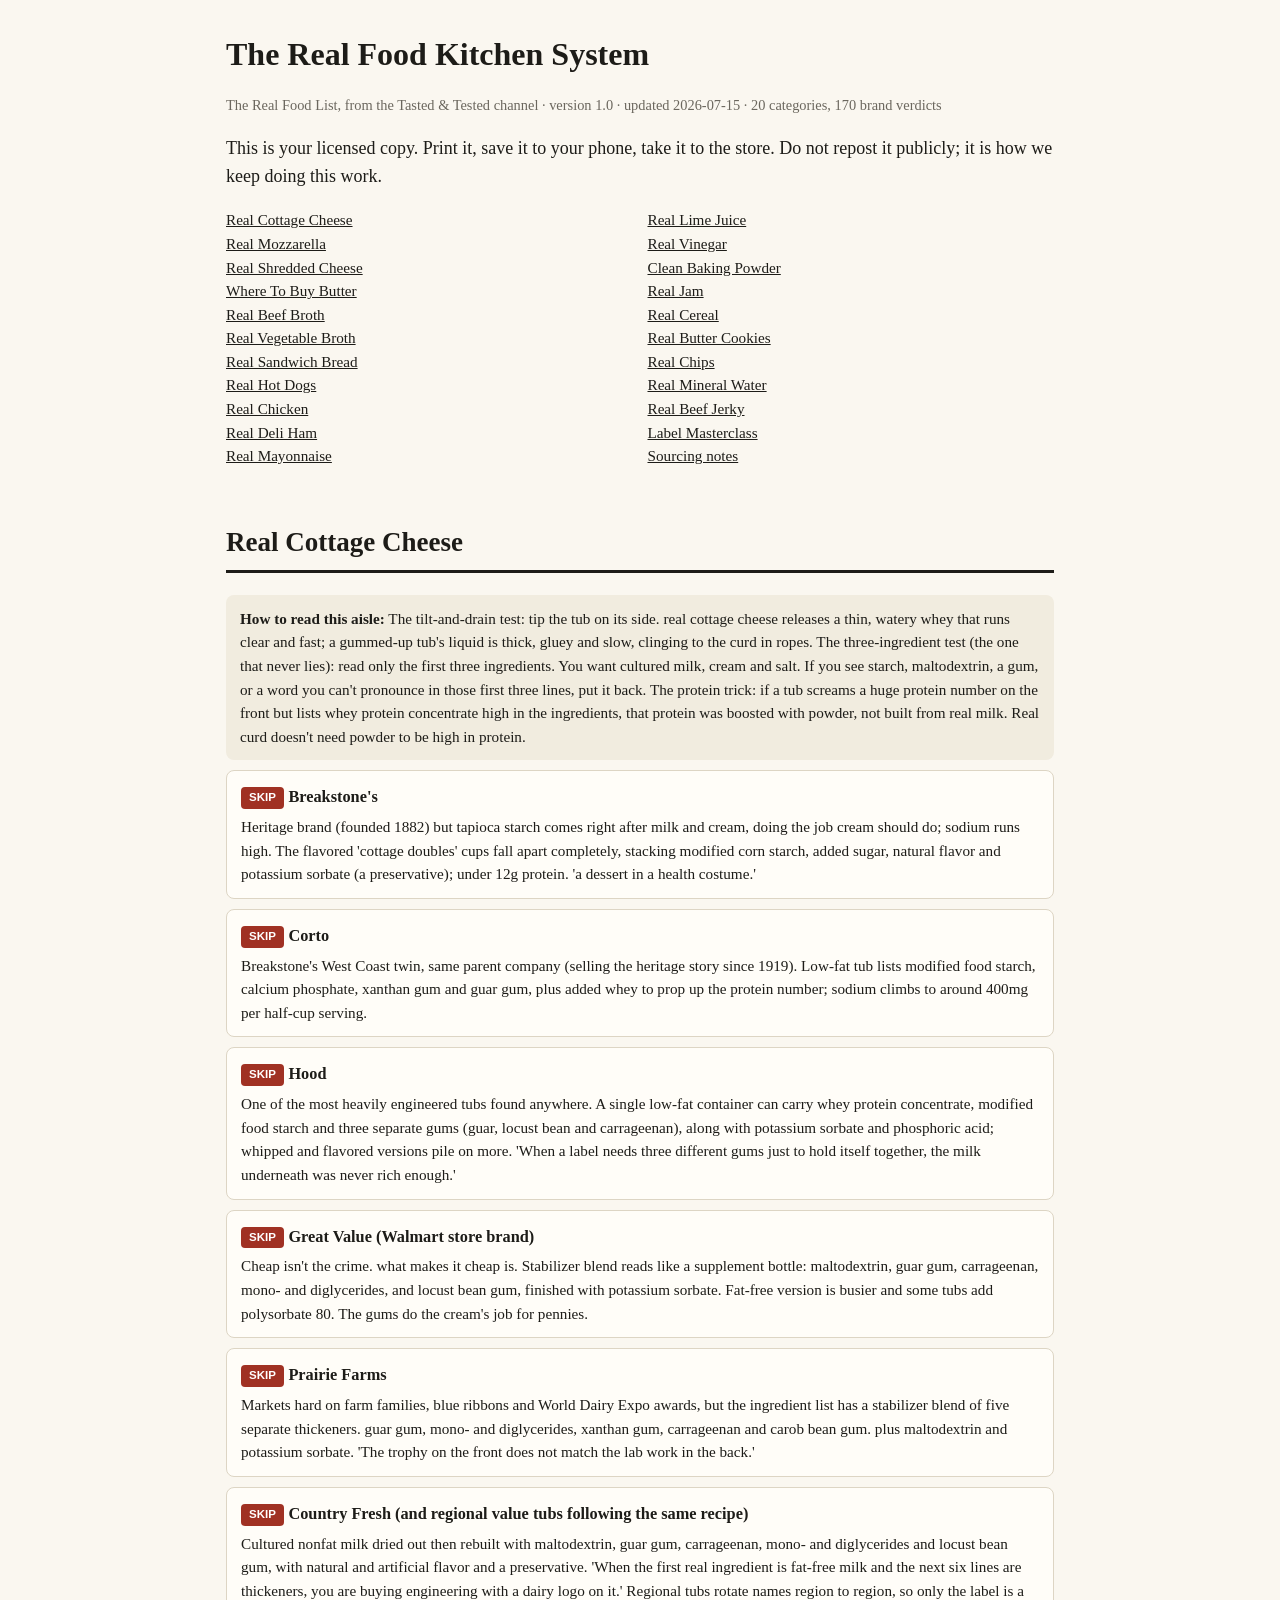
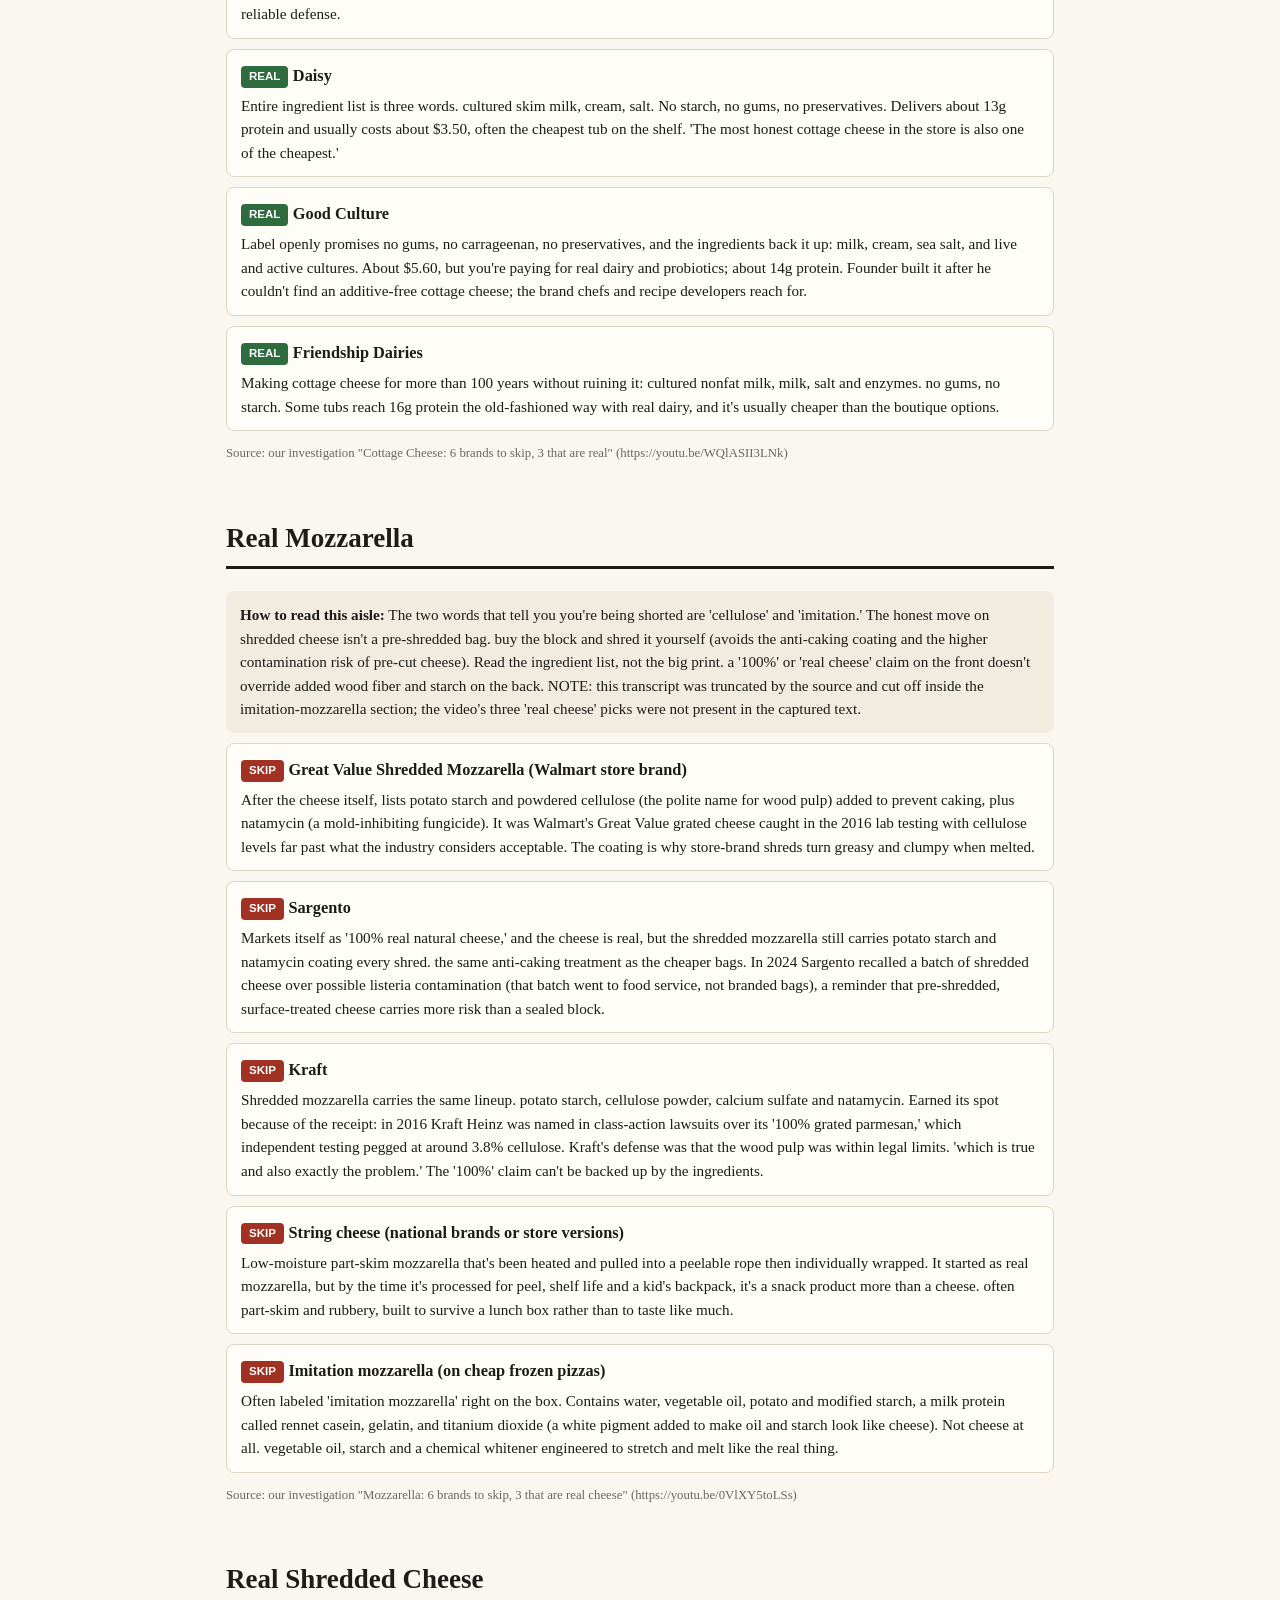
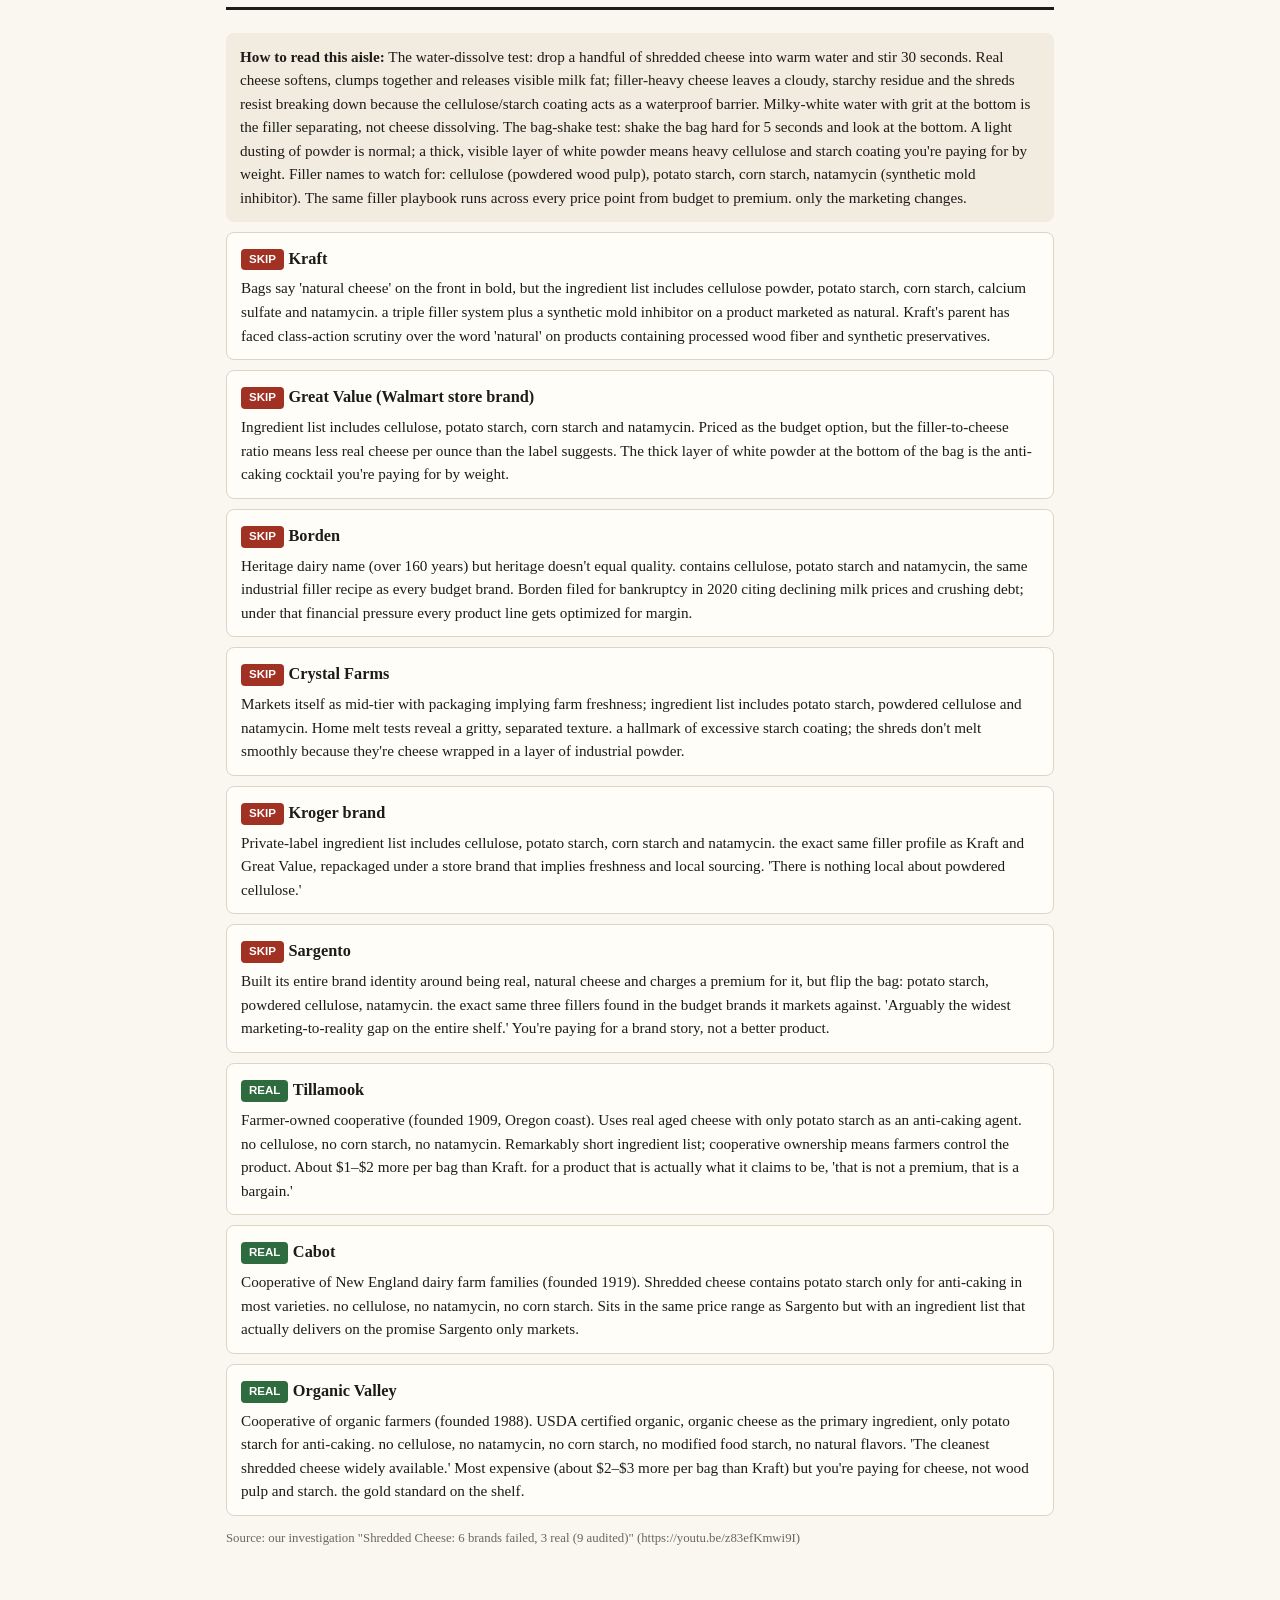
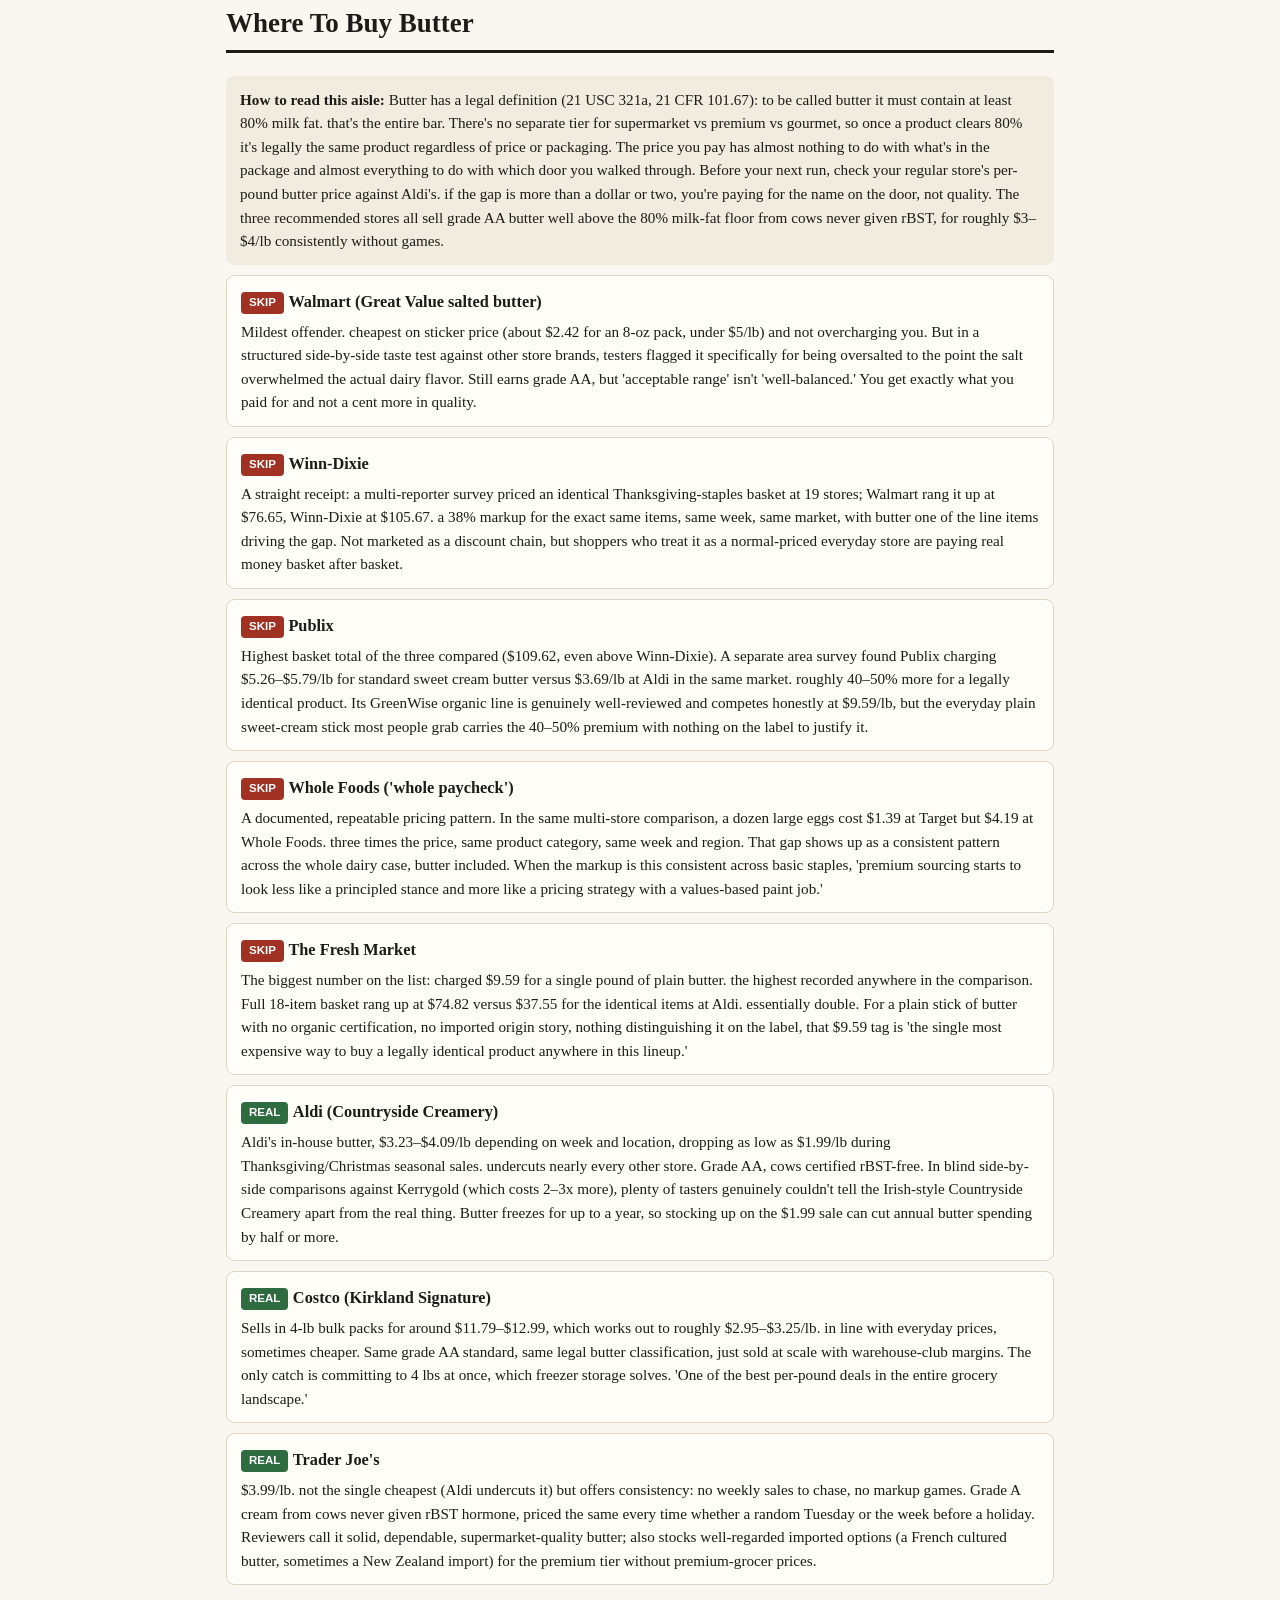
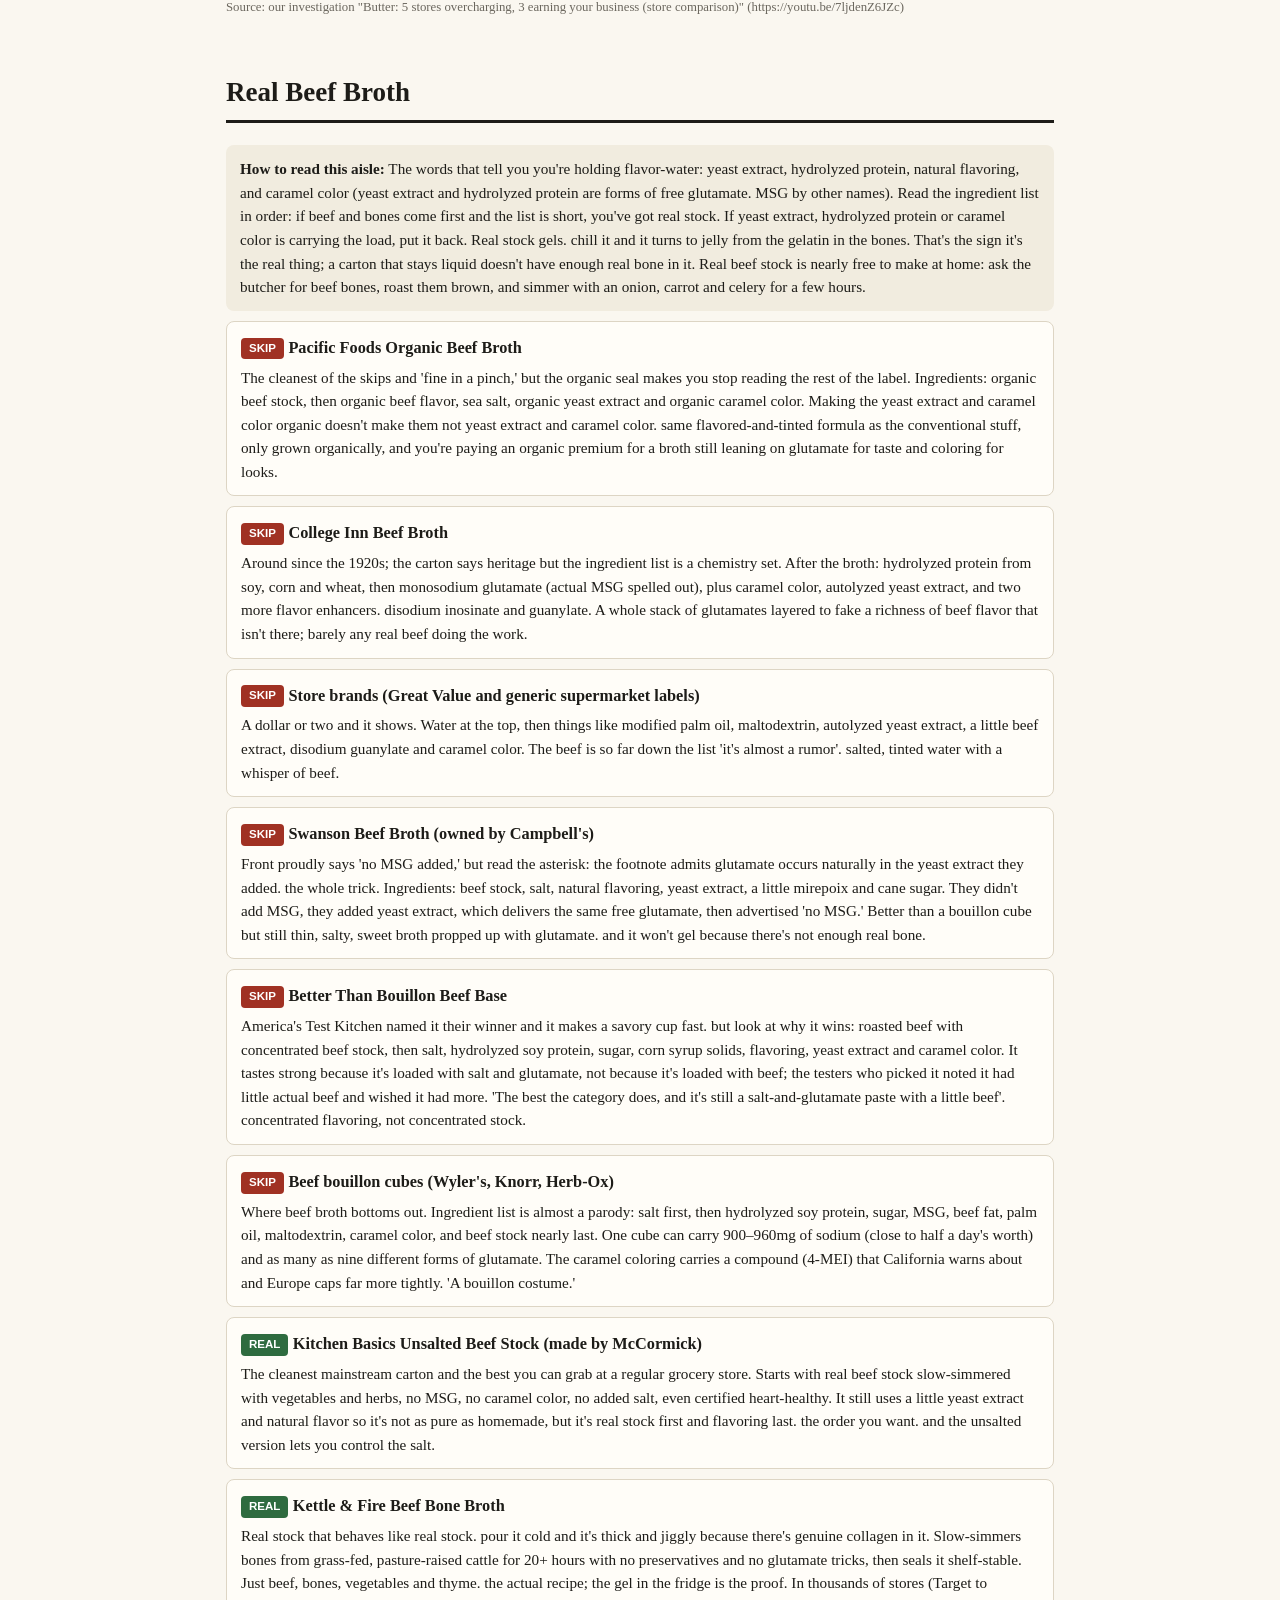
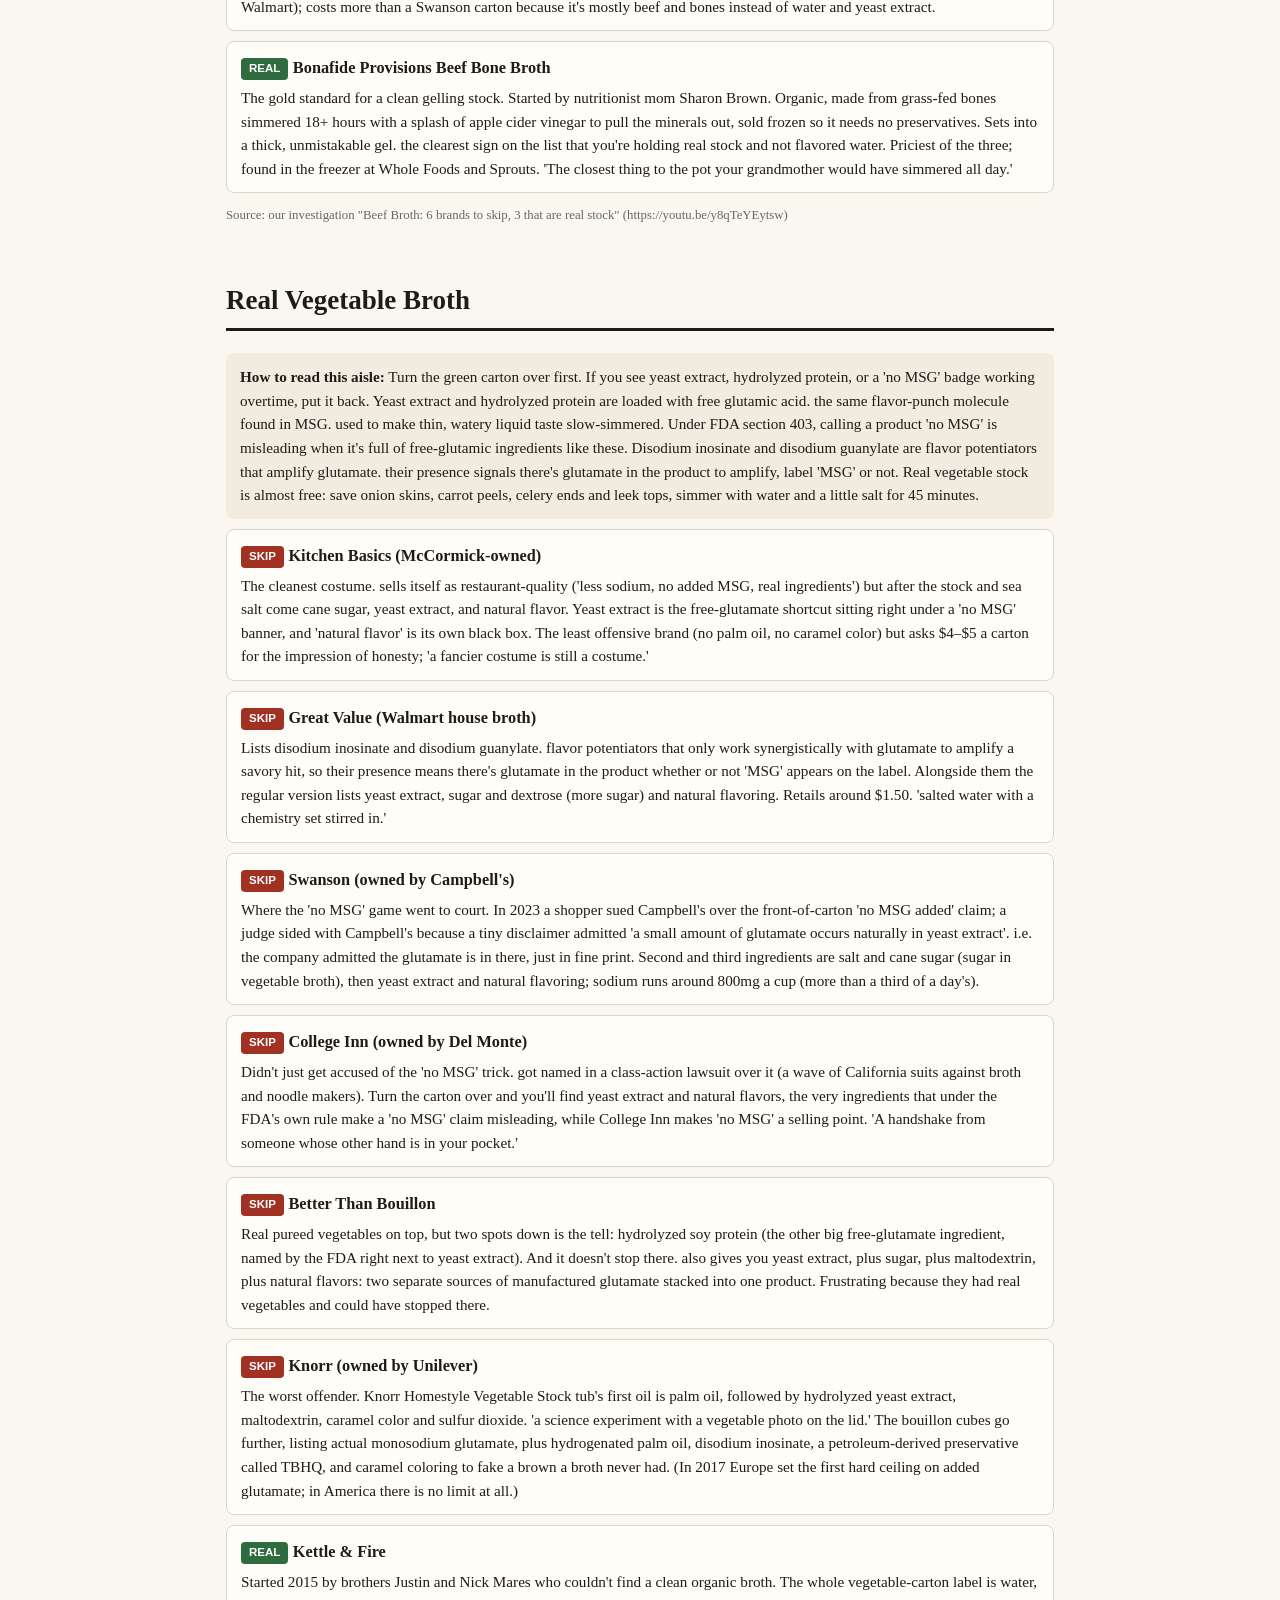
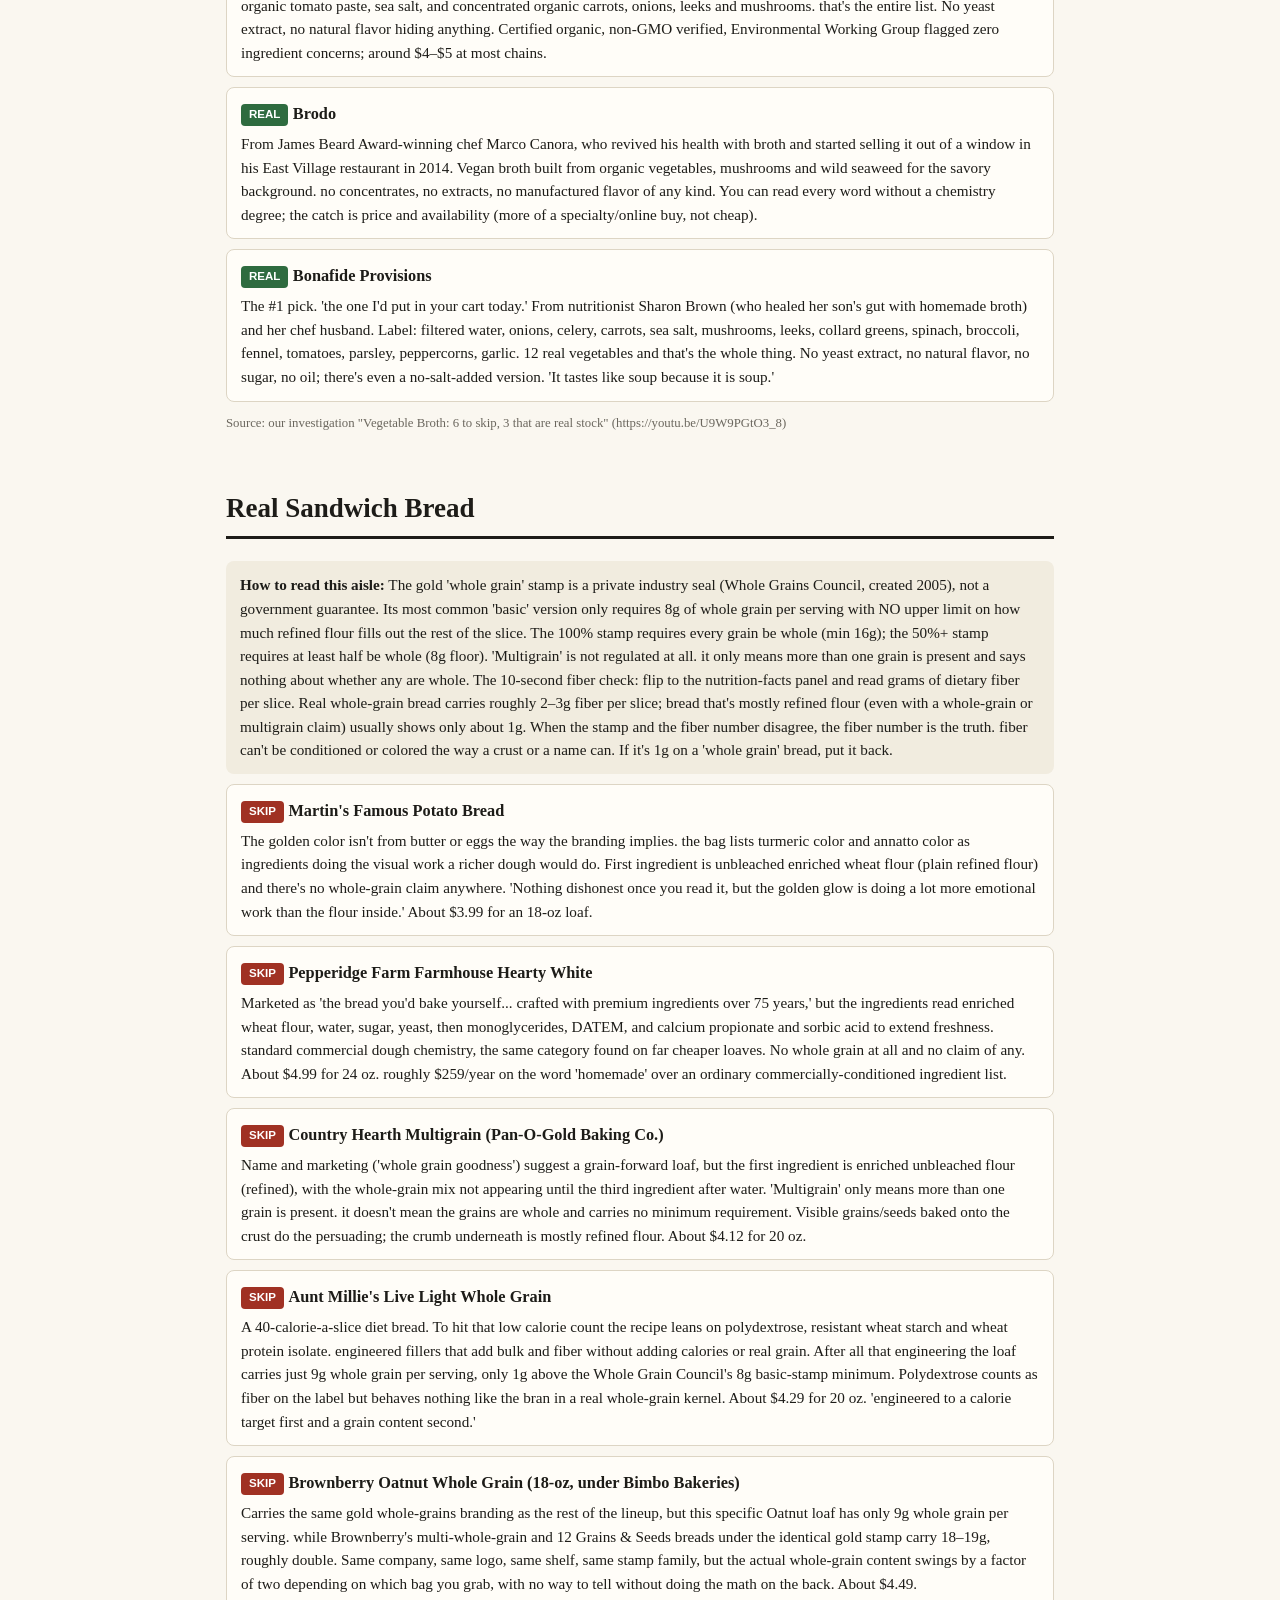
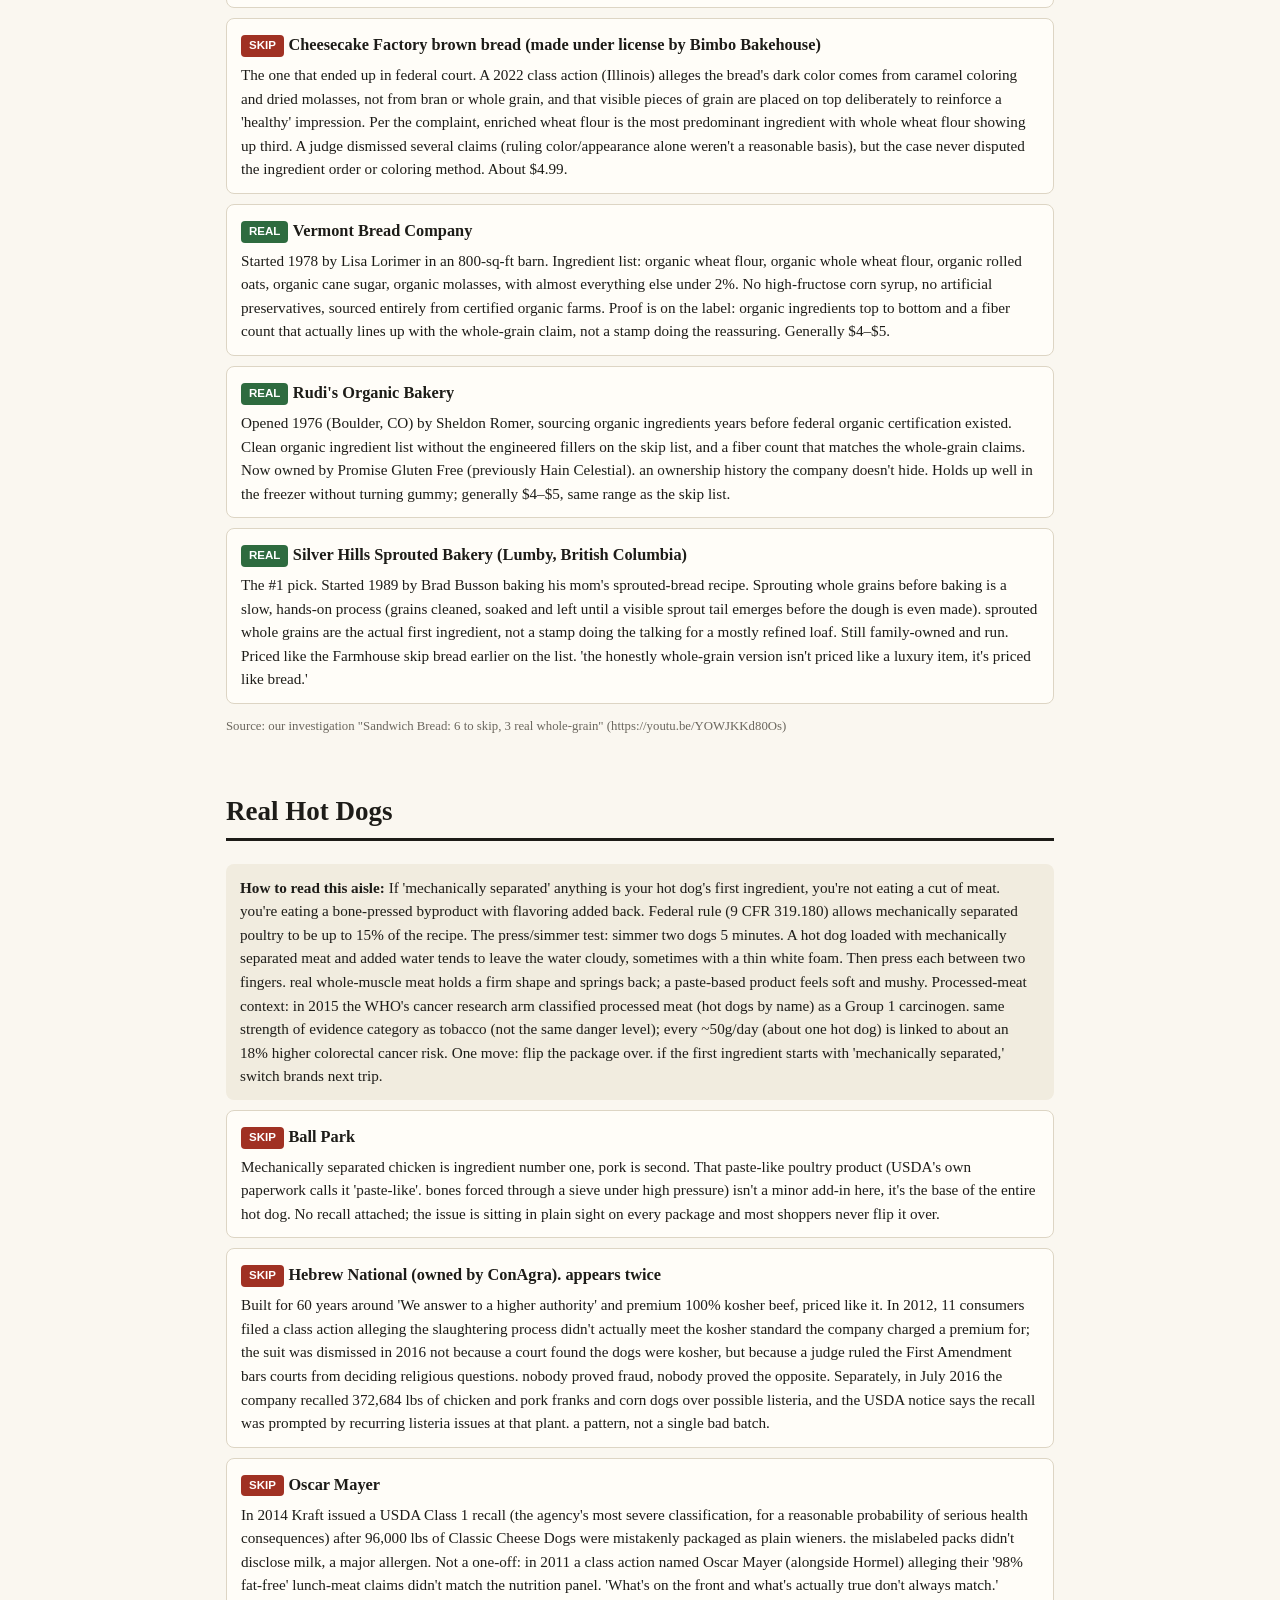
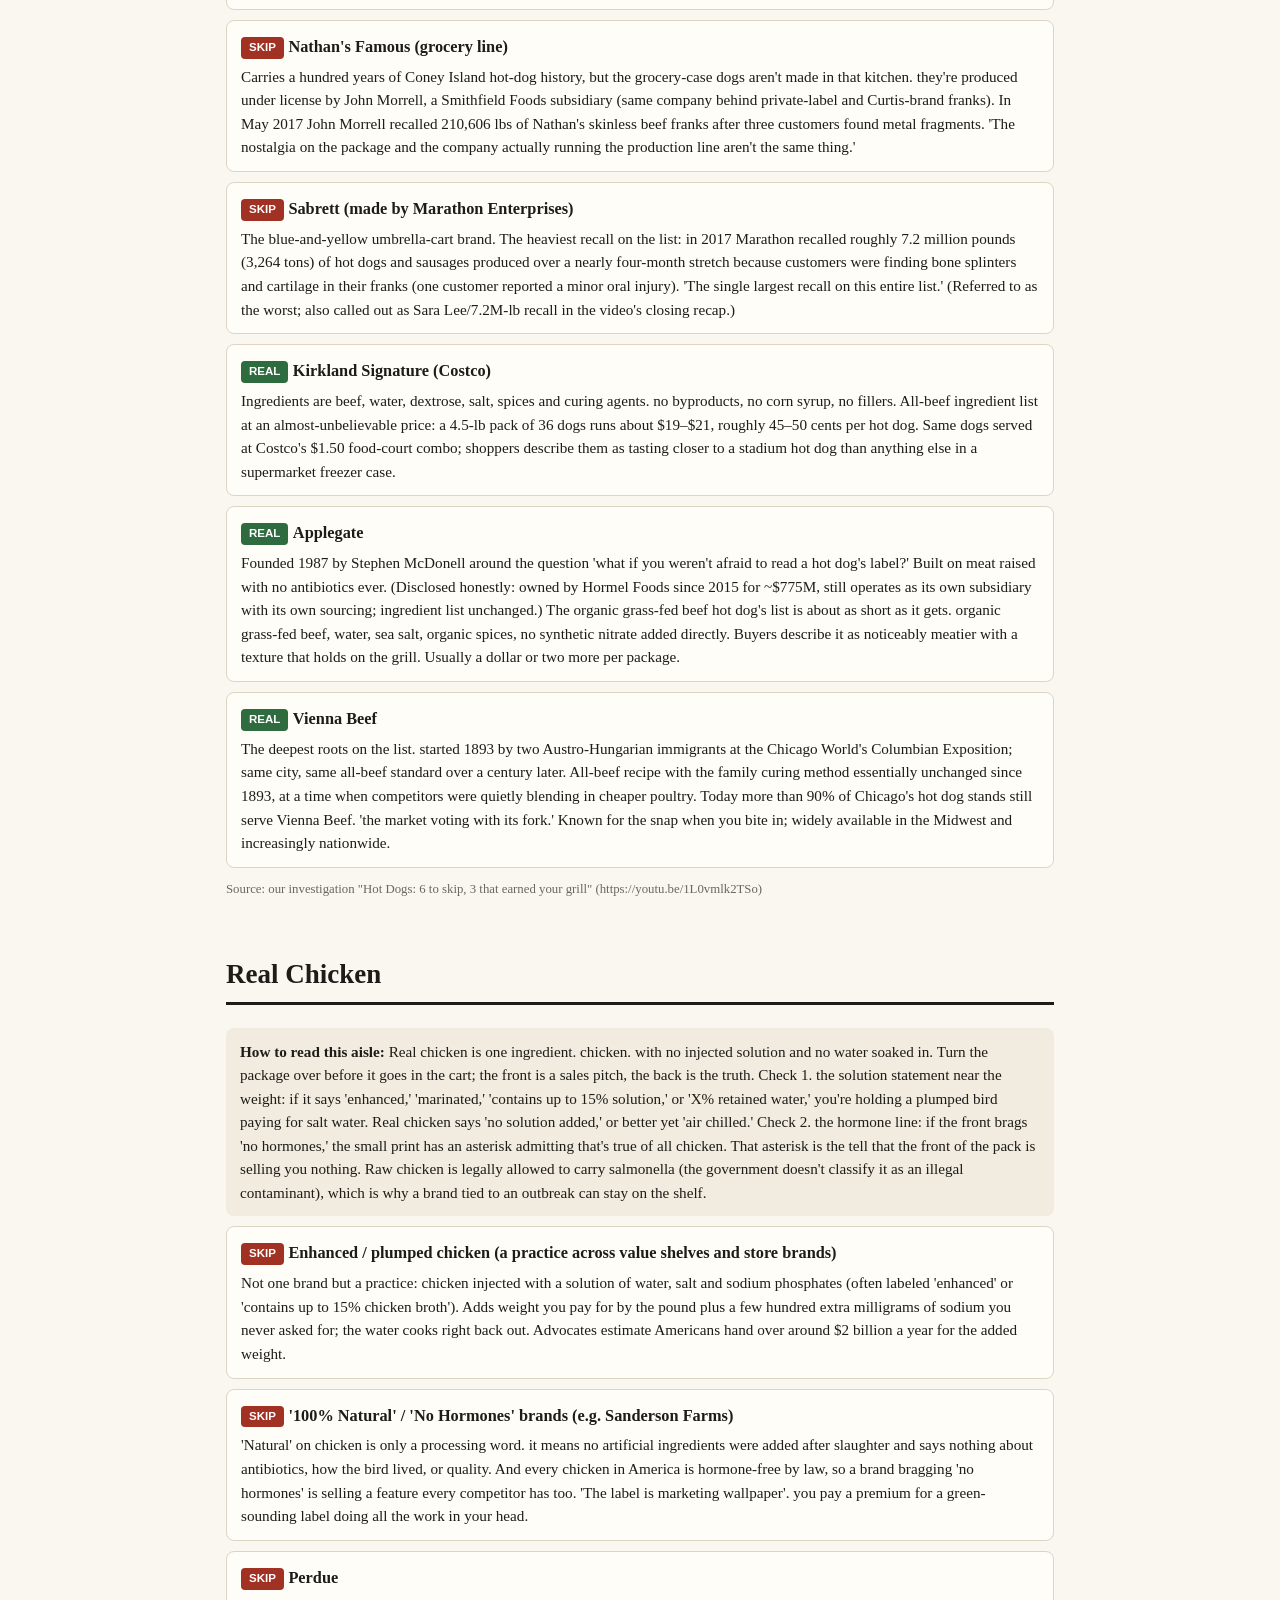
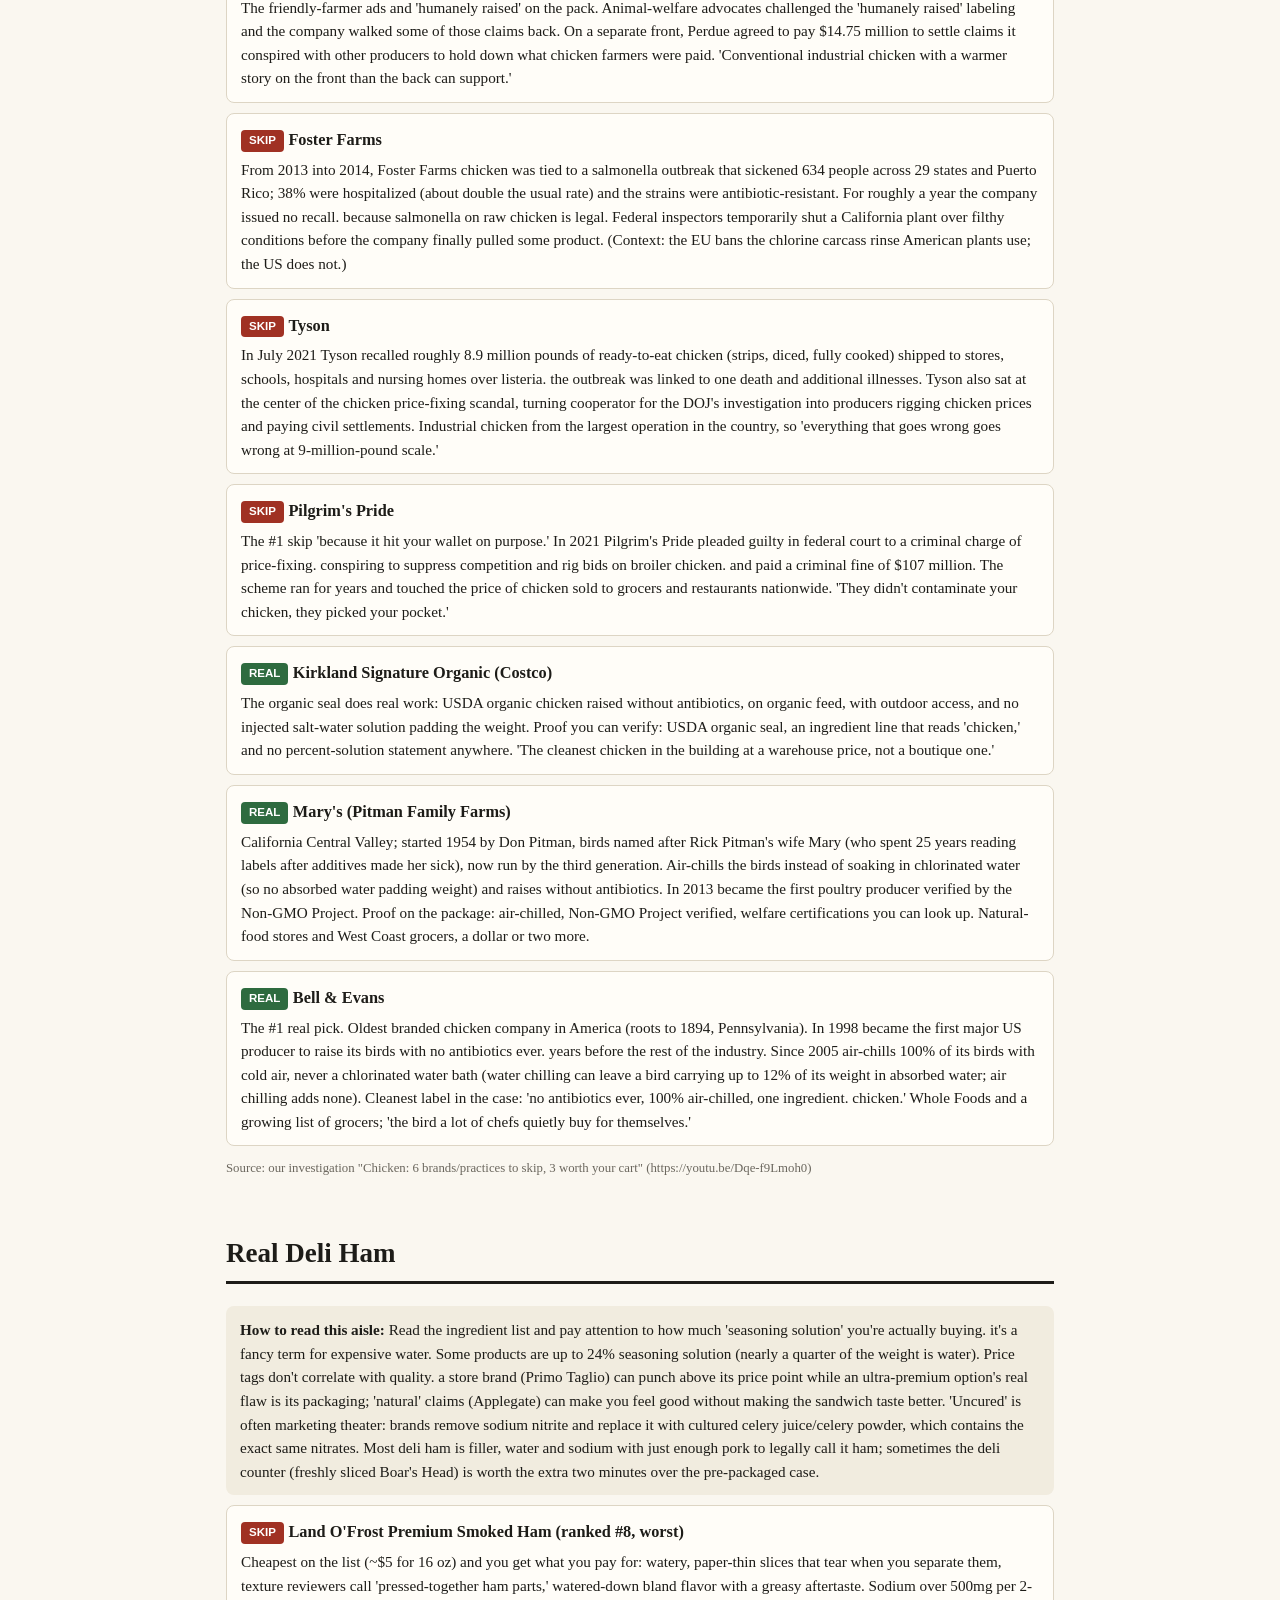
<file: g/jthWap51Elzz/index.html>
<!doctype html><html lang="en"><head><meta charset="utf-8"><meta name="viewport" content="width=device-width, initial-scale=1">
<meta name="robots" content="noindex,nofollow"><title>The Real Food Kitchen System</title><style>
body{font-family:Georgia,serif;max-width:46em;margin:0 auto;padding:24px;color:#1d1c18;background:#faf7f0;font-size:18px;line-height:1.55}
h1{font-size:2rem;margin:.2em 0}h2{border-bottom:3px solid #1d1c18;padding-bottom:6px;margin-top:2em}
.tag{display:inline-block;font-family:Arial,sans-serif;font-size:.72rem;font-weight:800;padding:2px 8px;border-radius:4px;color:#fff;vertical-align:middle}
.real{background:#2e6b3f}.skip{background:#a03123}
.brand{border:1px solid #ddd5c4;border-radius:8px;padding:12px 14px;margin:10px 0;background:#fffdf8}
.brand b{font-size:1.02rem}.why{margin:4px 0 0;font-size:.95rem}
.how{background:#f1ecdf;border-radius:8px;padding:12px 14px;font-size:.95rem;margin:8px 0}
.src{font-size:.8rem;color:#6b675e}.meta{color:#6b675e;font-size:.9rem}
.toc{columns:2;font-size:.95rem}.toc a{color:#1d1c18}
footer{margin-top:3em;padding-top:1em;border-top:1px solid #ddd5c4;font-size:.8rem;color:#6b675e}
@media print{body{background:#fff;font-size:12px}.brand{break-inside:avoid}}
</style></head><body>
<h1>The Real Food Kitchen System</h1>
<p class="meta">The Real Food List, from the Tasted &amp; Tested channel · version 1.0 · updated 2026-07-15 · 20 categories, 170 brand verdicts</p>
<p>This is your licensed copy. Print it, save it to your phone, take it to the store. Do not repost it publicly; it is how we keep doing this work.</p>
<div class="toc"><div><a href="#cottage-cheese">Real Cottage Cheese</a></div><div><a href="#mozzarella">Real Mozzarella</a></div><div><a href="#shredded-cheese">Real Shredded Cheese</a></div><div><a href="#butter-stores">Where To Buy Butter</a></div><div><a href="#beef-broth">Real Beef Broth</a></div><div><a href="#vegetable-broth">Real Vegetable Broth</a></div><div><a href="#sandwich-bread">Real Sandwich Bread</a></div><div><a href="#hot-dogs">Real Hot Dogs</a></div><div><a href="#chicken">Real Chicken</a></div><div><a href="#deli-ham">Real Deli Ham</a></div><div><a href="#mayonnaise">Real Mayonnaise</a></div><div><a href="#lime-juice">Real Lime Juice</a></div><div><a href="#vinegar">Real Vinegar</a></div><div><a href="#baking-powder">Clean Baking Powder</a></div><div><a href="#jam">Real Jam</a></div><div><a href="#cereal">Real Cereal</a></div><div><a href="#cookies">Real Butter Cookies</a></div><div><a href="#chips">Real Chips</a></div><div><a href="#sparkling-water">Real Mineral Water</a></div><div><a href="#beef-jerky">Real Beef Jerky</a></div><div><a href="#masterclass">Label Masterclass</a></div><div><a href="#sourcing">Sourcing notes</a></div></div>
<h2 id="cottage-cheese">Real Cottage Cheese</h2>
<p class="how"><b>How to read this aisle:</b> The tilt-and-drain test: tip the tub on its side. real cottage cheese releases a thin, watery whey that runs clear and fast; a gummed-up tub's liquid is thick, gluey and slow, clinging to the curd in ropes. The three-ingredient test (the one that never lies): read only the first three ingredients. You want cultured milk, cream and salt. If you see starch, maltodextrin, a gum, or a word you can't pronounce in those first three lines, put it back. The protein trick: if a tub screams a huge protein number on the front but lists whey protein concentrate high in the ingredients, that protein was boosted with powder, not built from real milk. Real curd doesn't need powder to be high in protein.</p>
<div class="brand"><span class="tag skip">SKIP</span> <b>Breakstone's</b><p class="why">Heritage brand (founded 1882) but tapioca starch comes right after milk and cream, doing the job cream should do; sodium runs high. The flavored 'cottage doubles' cups fall apart completely, stacking modified corn starch, added sugar, natural flavor and potassium sorbate (a preservative); under 12g protein. 'a dessert in a health costume.'</p></div>
<div class="brand"><span class="tag skip">SKIP</span> <b>Corto</b><p class="why">Breakstone's West Coast twin, same parent company (selling the heritage story since 1919). Low-fat tub lists modified food starch, calcium phosphate, xanthan gum and guar gum, plus added whey to prop up the protein number; sodium climbs to around 400mg per half-cup serving.</p></div>
<div class="brand"><span class="tag skip">SKIP</span> <b>Hood</b><p class="why">One of the most heavily engineered tubs found anywhere. A single low-fat container can carry whey protein concentrate, modified food starch and three separate gums (guar, locust bean and carrageenan), along with potassium sorbate and phosphoric acid; whipped and flavored versions pile on more. 'When a label needs three different gums just to hold itself together, the milk underneath was never rich enough.'</p></div>
<div class="brand"><span class="tag skip">SKIP</span> <b>Great Value (Walmart store brand)</b><p class="why">Cheap isn't the crime. what makes it cheap is. Stabilizer blend reads like a supplement bottle: maltodextrin, guar gum, carrageenan, mono- and diglycerides, and locust bean gum, finished with potassium sorbate. Fat-free version is busier and some tubs add polysorbate 80. The gums do the cream's job for pennies.</p></div>
<div class="brand"><span class="tag skip">SKIP</span> <b>Prairie Farms</b><p class="why">Markets hard on farm families, blue ribbons and World Dairy Expo awards, but the ingredient list has a stabilizer blend of five separate thickeners. guar gum, mono- and diglycerides, xanthan gum, carrageenan and carob bean gum. plus maltodextrin and potassium sorbate. 'The trophy on the front does not match the lab work in the back.'</p></div>
<div class="brand"><span class="tag skip">SKIP</span> <b>Country Fresh (and regional value tubs following the same recipe)</b><p class="why">Cultured nonfat milk dried out then rebuilt with maltodextrin, guar gum, carrageenan, mono- and diglycerides and locust bean gum, with natural and artificial flavor and a preservative. 'When the first real ingredient is fat-free milk and the next six lines are thickeners, you are buying engineering with a dairy logo on it.' Regional tubs rotate names region to region, so only the label is a reliable defense.</p></div>
<div class="brand"><span class="tag real">REAL</span> <b>Daisy</b><p class="why">Entire ingredient list is three words. cultured skim milk, cream, salt. No starch, no gums, no preservatives. Delivers about 13g protein and usually costs about $3.50, often the cheapest tub on the shelf. 'The most honest cottage cheese in the store is also one of the cheapest.'</p></div>
<div class="brand"><span class="tag real">REAL</span> <b>Good Culture</b><p class="why">Label openly promises no gums, no carrageenan, no preservatives, and the ingredients back it up: milk, cream, sea salt, and live and active cultures. About $5.60, but you're paying for real dairy and probiotics; about 14g protein. Founder built it after he couldn't find an additive-free cottage cheese; the brand chefs and recipe developers reach for.</p></div>
<div class="brand"><span class="tag real">REAL</span> <b>Friendship Dairies</b><p class="why">Making cottage cheese for more than 100 years without ruining it: cultured nonfat milk, milk, salt and enzymes. no gums, no starch. Some tubs reach 16g protein the old-fashioned way with real dairy, and it's usually cheaper than the boutique options.</p></div>
<p class="src">Source: our investigation "Cottage Cheese: 6 brands to skip, 3 that are real" (https://youtu.be/WQlASII3LNk)</p>
<h2 id="mozzarella">Real Mozzarella</h2>
<p class="how"><b>How to read this aisle:</b> The two words that tell you you're being shorted are 'cellulose' and 'imitation.' The honest move on shredded cheese isn't a pre-shredded bag. buy the block and shred it yourself (avoids the anti-caking coating and the higher contamination risk of pre-cut cheese). Read the ingredient list, not the big print. a '100%' or 'real cheese' claim on the front doesn't override added wood fiber and starch on the back. NOTE: this transcript was truncated by the source and cut off inside the imitation-mozzarella section; the video's three 'real cheese' picks were not present in the captured text.</p>
<div class="brand"><span class="tag skip">SKIP</span> <b>Great Value Shredded Mozzarella (Walmart store brand)</b><p class="why">After the cheese itself, lists potato starch and powdered cellulose (the polite name for wood pulp) added to prevent caking, plus natamycin (a mold-inhibiting fungicide). It was Walmart's Great Value grated cheese caught in the 2016 lab testing with cellulose levels far past what the industry considers acceptable. The coating is why store-brand shreds turn greasy and clumpy when melted.</p></div>
<div class="brand"><span class="tag skip">SKIP</span> <b>Sargento</b><p class="why">Markets itself as '100% real natural cheese,' and the cheese is real, but the shredded mozzarella still carries potato starch and natamycin coating every shred. the same anti-caking treatment as the cheaper bags. In 2024 Sargento recalled a batch of shredded cheese over possible listeria contamination (that batch went to food service, not branded bags), a reminder that pre-shredded, surface-treated cheese carries more risk than a sealed block.</p></div>
<div class="brand"><span class="tag skip">SKIP</span> <b>Kraft</b><p class="why">Shredded mozzarella carries the same lineup. potato starch, cellulose powder, calcium sulfate and natamycin. Earned its spot because of the receipt: in 2016 Kraft Heinz was named in class-action lawsuits over its '100% grated parmesan,' which independent testing pegged at around 3.8% cellulose. Kraft's defense was that the wood pulp was within legal limits. 'which is true and also exactly the problem.' The '100%' claim can't be backed up by the ingredients.</p></div>
<div class="brand"><span class="tag skip">SKIP</span> <b>String cheese (national brands or store versions)</b><p class="why">Low-moisture part-skim mozzarella that's been heated and pulled into a peelable rope then individually wrapped. It started as real mozzarella, but by the time it's processed for peel, shelf life and a kid's backpack, it's a snack product more than a cheese. often part-skim and rubbery, built to survive a lunch box rather than to taste like much.</p></div>
<div class="brand"><span class="tag skip">SKIP</span> <b>Imitation mozzarella (on cheap frozen pizzas)</b><p class="why">Often labeled 'imitation mozzarella' right on the box. Contains water, vegetable oil, potato and modified starch, a milk protein called rennet casein, gelatin, and titanium dioxide (a white pigment added to make oil and starch look like cheese). Not cheese at all. vegetable oil, starch and a chemical whitener engineered to stretch and melt like the real thing.</p></div>

<p class="src">Source: our investigation "Mozzarella: 6 brands to skip, 3 that are real cheese" (https://youtu.be/0VlXY5toLSs)</p>
<h2 id="shredded-cheese">Real Shredded Cheese</h2>
<p class="how"><b>How to read this aisle:</b> The water-dissolve test: drop a handful of shredded cheese into warm water and stir 30 seconds. Real cheese softens, clumps together and releases visible milk fat; filler-heavy cheese leaves a cloudy, starchy residue and the shreds resist breaking down because the cellulose/starch coating acts as a waterproof barrier. Milky-white water with grit at the bottom is the filler separating, not cheese dissolving. The bag-shake test: shake the bag hard for 5 seconds and look at the bottom. A light dusting of powder is normal; a thick, visible layer of white powder means heavy cellulose and starch coating you're paying for by weight. Filler names to watch for: cellulose (powdered wood pulp), potato starch, corn starch, natamycin (synthetic mold inhibitor). The same filler playbook runs across every price point from budget to premium. only the marketing changes.</p>
<div class="brand"><span class="tag skip">SKIP</span> <b>Kraft</b><p class="why">Bags say 'natural cheese' on the front in bold, but the ingredient list includes cellulose powder, potato starch, corn starch, calcium sulfate and natamycin. a triple filler system plus a synthetic mold inhibitor on a product marketed as natural. Kraft's parent has faced class-action scrutiny over the word 'natural' on products containing processed wood fiber and synthetic preservatives.</p></div>
<div class="brand"><span class="tag skip">SKIP</span> <b>Great Value (Walmart store brand)</b><p class="why">Ingredient list includes cellulose, potato starch, corn starch and natamycin. Priced as the budget option, but the filler-to-cheese ratio means less real cheese per ounce than the label suggests. The thick layer of white powder at the bottom of the bag is the anti-caking cocktail you're paying for by weight.</p></div>
<div class="brand"><span class="tag skip">SKIP</span> <b>Borden</b><p class="why">Heritage dairy name (over 160 years) but heritage doesn't equal quality. contains cellulose, potato starch and natamycin, the same industrial filler recipe as every budget brand. Borden filed for bankruptcy in 2020 citing declining milk prices and crushing debt; under that financial pressure every product line gets optimized for margin.</p></div>
<div class="brand"><span class="tag skip">SKIP</span> <b>Crystal Farms</b><p class="why">Markets itself as mid-tier with packaging implying farm freshness; ingredient list includes potato starch, powdered cellulose and natamycin. Home melt tests reveal a gritty, separated texture. a hallmark of excessive starch coating; the shreds don't melt smoothly because they're cheese wrapped in a layer of industrial powder.</p></div>
<div class="brand"><span class="tag skip">SKIP</span> <b>Kroger brand</b><p class="why">Private-label ingredient list includes cellulose, potato starch, corn starch and natamycin. the exact same filler profile as Kraft and Great Value, repackaged under a store brand that implies freshness and local sourcing. 'There is nothing local about powdered cellulose.'</p></div>
<div class="brand"><span class="tag skip">SKIP</span> <b>Sargento</b><p class="why">Built its entire brand identity around being real, natural cheese and charges a premium for it, but flip the bag: potato starch, powdered cellulose, natamycin. the exact same three fillers found in the budget brands it markets against. 'Arguably the widest marketing-to-reality gap on the entire shelf.' You're paying for a brand story, not a better product.</p></div>
<div class="brand"><span class="tag real">REAL</span> <b>Tillamook</b><p class="why">Farmer-owned cooperative (founded 1909, Oregon coast). Uses real aged cheese with only potato starch as an anti-caking agent. no cellulose, no corn starch, no natamycin. Remarkably short ingredient list; cooperative ownership means farmers control the product. About $1–$2 more per bag than Kraft. for a product that is actually what it claims to be, 'that is not a premium, that is a bargain.'</p></div>
<div class="brand"><span class="tag real">REAL</span> <b>Cabot</b><p class="why">Cooperative of New England dairy farm families (founded 1919). Shredded cheese contains potato starch only for anti-caking in most varieties. no cellulose, no natamycin, no corn starch. Sits in the same price range as Sargento but with an ingredient list that actually delivers on the promise Sargento only markets.</p></div>
<div class="brand"><span class="tag real">REAL</span> <b>Organic Valley</b><p class="why">Cooperative of organic farmers (founded 1988). USDA certified organic, organic cheese as the primary ingredient, only potato starch for anti-caking. no cellulose, no natamycin, no corn starch, no modified food starch, no natural flavors. 'The cleanest shredded cheese widely available.' Most expensive (about $2–$3 more per bag than Kraft) but you're paying for cheese, not wood pulp and starch. the gold standard on the shelf.</p></div>
<p class="src">Source: our investigation "Shredded Cheese: 6 brands failed, 3 real (9 audited)" (https://youtu.be/z83efKmwi9I)</p>
<h2 id="butter-stores">Where To Buy Butter</h2>
<p class="how"><b>How to read this aisle:</b> Butter has a legal definition (21 USC 321a, 21 CFR 101.67): to be called butter it must contain at least 80% milk fat. that's the entire bar. There's no separate tier for supermarket vs premium vs gourmet, so once a product clears 80% it's legally the same product regardless of price or packaging. The price you pay has almost nothing to do with what's in the package and almost everything to do with which door you walked through. Before your next run, check your regular store's per-pound butter price against Aldi's. if the gap is more than a dollar or two, you're paying for the name on the door, not quality. The three recommended stores all sell grade AA butter well above the 80% milk-fat floor from cows never given rBST, for roughly $3–$4/lb consistently without games.</p>
<div class="brand"><span class="tag skip">SKIP</span> <b>Walmart (Great Value salted butter)</b><p class="why">Mildest offender. cheapest on sticker price (about $2.42 for an 8-oz pack, under $5/lb) and not overcharging you. But in a structured side-by-side taste test against other store brands, testers flagged it specifically for being oversalted to the point the salt overwhelmed the actual dairy flavor. Still earns grade AA, but 'acceptable range' isn't 'well-balanced.' You get exactly what you paid for and not a cent more in quality.</p></div>
<div class="brand"><span class="tag skip">SKIP</span> <b>Winn-Dixie</b><p class="why">A straight receipt: a multi-reporter survey priced an identical Thanksgiving-staples basket at 19 stores; Walmart rang it up at $76.65, Winn-Dixie at $105.67. a 38% markup for the exact same items, same week, same market, with butter one of the line items driving the gap. Not marketed as a discount chain, but shoppers who treat it as a normal-priced everyday store are paying real money basket after basket.</p></div>
<div class="brand"><span class="tag skip">SKIP</span> <b>Publix</b><p class="why">Highest basket total of the three compared ($109.62, even above Winn-Dixie). A separate area survey found Publix charging $5.26–$5.79/lb for standard sweet cream butter versus $3.69/lb at Aldi in the same market. roughly 40–50% more for a legally identical product. Its GreenWise organic line is genuinely well-reviewed and competes honestly at $9.59/lb, but the everyday plain sweet-cream stick most people grab carries the 40–50% premium with nothing on the label to justify it.</p></div>
<div class="brand"><span class="tag skip">SKIP</span> <b>Whole Foods ('whole paycheck')</b><p class="why">A documented, repeatable pricing pattern. In the same multi-store comparison, a dozen large eggs cost $1.39 at Target but $4.19 at Whole Foods. three times the price, same product category, same week and region. That gap shows up as a consistent pattern across the whole dairy case, butter included. When the markup is this consistent across basic staples, 'premium sourcing starts to look less like a principled stance and more like a pricing strategy with a values-based paint job.'</p></div>
<div class="brand"><span class="tag skip">SKIP</span> <b>The Fresh Market</b><p class="why">The biggest number on the list: charged $9.59 for a single pound of plain butter. the highest recorded anywhere in the comparison. Full 18-item basket rang up at $74.82 versus $37.55 for the identical items at Aldi. essentially double. For a plain stick of butter with no organic certification, no imported origin story, nothing distinguishing it on the label, that $9.59 tag is 'the single most expensive way to buy a legally identical product anywhere in this lineup.'</p></div>
<div class="brand"><span class="tag real">REAL</span> <b>Aldi (Countryside Creamery)</b><p class="why">Aldi's in-house butter, $3.23–$4.09/lb depending on week and location, dropping as low as $1.99/lb during Thanksgiving/Christmas seasonal sales. undercuts nearly every other store. Grade AA, cows certified rBST-free. In blind side-by-side comparisons against Kerrygold (which costs 2–3x more), plenty of tasters genuinely couldn't tell the Irish-style Countryside Creamery apart from the real thing. Butter freezes for up to a year, so stocking up on the $1.99 sale can cut annual butter spending by half or more.</p></div>
<div class="brand"><span class="tag real">REAL</span> <b>Costco (Kirkland Signature)</b><p class="why">Sells in 4-lb bulk packs for around $11.79–$12.99, which works out to roughly $2.95–$3.25/lb. in line with everyday prices, sometimes cheaper. Same grade AA standard, same legal butter classification, just sold at scale with warehouse-club margins. The only catch is committing to 4 lbs at once, which freezer storage solves. 'One of the best per-pound deals in the entire grocery landscape.'</p></div>
<div class="brand"><span class="tag real">REAL</span> <b>Trader Joe's</b><p class="why">$3.99/lb. not the single cheapest (Aldi undercuts it) but offers consistency: no weekly sales to chase, no markup games. Grade A cream from cows never given rBST hormone, priced the same every time whether a random Tuesday or the week before a holiday. Reviewers call it solid, dependable, supermarket-quality butter; also stocks well-regarded imported options (a French cultured butter, sometimes a New Zealand import) for the premium tier without premium-grocer prices.</p></div>
<p class="src">Source: our investigation "Butter: 5 stores overcharging, 3 earning your business (store comparison)" (https://youtu.be/7ljdenZ6JZc)</p>
<h2 id="beef-broth">Real Beef Broth</h2>
<p class="how"><b>How to read this aisle:</b> The words that tell you you're holding flavor-water: yeast extract, hydrolyzed protein, natural flavoring, and caramel color (yeast extract and hydrolyzed protein are forms of free glutamate. MSG by other names). Read the ingredient list in order: if beef and bones come first and the list is short, you've got real stock. If yeast extract, hydrolyzed protein or caramel color is carrying the load, put it back. Real stock gels. chill it and it turns to jelly from the gelatin in the bones. That's the sign it's the real thing; a carton that stays liquid doesn't have enough real bone in it. Real beef stock is nearly free to make at home: ask the butcher for beef bones, roast them brown, and simmer with an onion, carrot and celery for a few hours.</p>
<div class="brand"><span class="tag skip">SKIP</span> <b>Pacific Foods Organic Beef Broth</b><p class="why">The cleanest of the skips and 'fine in a pinch,' but the organic seal makes you stop reading the rest of the label. Ingredients: organic beef stock, then organic beef flavor, sea salt, organic yeast extract and organic caramel color. Making the yeast extract and caramel color organic doesn't make them not yeast extract and caramel color. same flavored-and-tinted formula as the conventional stuff, only grown organically, and you're paying an organic premium for a broth still leaning on glutamate for taste and coloring for looks.</p></div>
<div class="brand"><span class="tag skip">SKIP</span> <b>College Inn Beef Broth</b><p class="why">Around since the 1920s; the carton says heritage but the ingredient list is a chemistry set. After the broth: hydrolyzed protein from soy, corn and wheat, then monosodium glutamate (actual MSG spelled out), plus caramel color, autolyzed yeast extract, and two more flavor enhancers. disodium inosinate and guanylate. A whole stack of glutamates layered to fake a richness of beef flavor that isn't there; barely any real beef doing the work.</p></div>
<div class="brand"><span class="tag skip">SKIP</span> <b>Store brands (Great Value and generic supermarket labels)</b><p class="why">A dollar or two and it shows. Water at the top, then things like modified palm oil, maltodextrin, autolyzed yeast extract, a little beef extract, disodium guanylate and caramel color. The beef is so far down the list 'it's almost a rumor'. salted, tinted water with a whisper of beef.</p></div>
<div class="brand"><span class="tag skip">SKIP</span> <b>Swanson Beef Broth (owned by Campbell's)</b><p class="why">Front proudly says 'no MSG added,' but read the asterisk: the footnote admits glutamate occurs naturally in the yeast extract they added. the whole trick. Ingredients: beef stock, salt, natural flavoring, yeast extract, a little mirepoix and cane sugar. They didn't add MSG, they added yeast extract, which delivers the same free glutamate, then advertised 'no MSG.' Better than a bouillon cube but still thin, salty, sweet broth propped up with glutamate. and it won't gel because there's not enough real bone.</p></div>
<div class="brand"><span class="tag skip">SKIP</span> <b>Better Than Bouillon Beef Base</b><p class="why">America's Test Kitchen named it their winner and it makes a savory cup fast. but look at why it wins: roasted beef with concentrated beef stock, then salt, hydrolyzed soy protein, sugar, corn syrup solids, flavoring, yeast extract and caramel color. It tastes strong because it's loaded with salt and glutamate, not because it's loaded with beef; the testers who picked it noted it had little actual beef and wished it had more. 'The best the category does, and it's still a salt-and-glutamate paste with a little beef'. concentrated flavoring, not concentrated stock.</p></div>
<div class="brand"><span class="tag skip">SKIP</span> <b>Beef bouillon cubes (Wyler's, Knorr, Herb-Ox)</b><p class="why">Where beef broth bottoms out. Ingredient list is almost a parody: salt first, then hydrolyzed soy protein, sugar, MSG, beef fat, palm oil, maltodextrin, caramel color, and beef stock nearly last. One cube can carry 900–960mg of sodium (close to half a day's worth) and as many as nine different forms of glutamate. The caramel coloring carries a compound (4-MEI) that California warns about and Europe caps far more tightly. 'A bouillon costume.'</p></div>
<div class="brand"><span class="tag real">REAL</span> <b>Kitchen Basics Unsalted Beef Stock (made by McCormick)</b><p class="why">The cleanest mainstream carton and the best you can grab at a regular grocery store. Starts with real beef stock slow-simmered with vegetables and herbs, no MSG, no caramel color, no added salt, even certified heart-healthy. It still uses a little yeast extract and natural flavor so it's not as pure as homemade, but it's real stock first and flavoring last. the order you want. and the unsalted version lets you control the salt.</p></div>
<div class="brand"><span class="tag real">REAL</span> <b>Kettle & Fire Beef Bone Broth</b><p class="why">Real stock that behaves like real stock. pour it cold and it's thick and jiggly because there's genuine collagen in it. Slow-simmers bones from grass-fed, pasture-raised cattle for 20+ hours with no preservatives and no glutamate tricks, then seals it shelf-stable. Just beef, bones, vegetables and thyme. the actual recipe; the gel in the fridge is the proof. In thousands of stores (Target to Walmart); costs more than a Swanson carton because it's mostly beef and bones instead of water and yeast extract.</p></div>
<div class="brand"><span class="tag real">REAL</span> <b>Bonafide Provisions Beef Bone Broth</b><p class="why">The gold standard for a clean gelling stock. Started by nutritionist mom Sharon Brown. Organic, made from grass-fed bones simmered 18+ hours with a splash of apple cider vinegar to pull the minerals out, sold frozen so it needs no preservatives. Sets into a thick, unmistakable gel. the clearest sign on the list that you're holding real stock and not flavored water. Priciest of the three; found in the freezer at Whole Foods and Sprouts. 'The closest thing to the pot your grandmother would have simmered all day.'</p></div>
<p class="src">Source: our investigation "Beef Broth: 6 brands to skip, 3 that are real stock" (https://youtu.be/y8qTeYEytsw)</p>
<h2 id="vegetable-broth">Real Vegetable Broth</h2>
<p class="how"><b>How to read this aisle:</b> Turn the green carton over first. If you see yeast extract, hydrolyzed protein, or a 'no MSG' badge working overtime, put it back. Yeast extract and hydrolyzed protein are loaded with free glutamic acid. the same flavor-punch molecule found in MSG. used to make thin, watery liquid taste slow-simmered. Under FDA section 403, calling a product 'no MSG' is misleading when it's full of free-glutamic ingredients like these. Disodium inosinate and disodium guanylate are flavor potentiators that amplify glutamate. their presence signals there's glutamate in the product to amplify, label 'MSG' or not. Real vegetable stock is almost free: save onion skins, carrot peels, celery ends and leek tops, simmer with water and a little salt for 45 minutes.</p>
<div class="brand"><span class="tag skip">SKIP</span> <b>Kitchen Basics (McCormick-owned)</b><p class="why">The cleanest costume. sells itself as restaurant-quality ('less sodium, no added MSG, real ingredients') but after the stock and sea salt come cane sugar, yeast extract, and natural flavor. Yeast extract is the free-glutamate shortcut sitting right under a 'no MSG' banner, and 'natural flavor' is its own black box. The least offensive brand (no palm oil, no caramel color) but asks $4–$5 a carton for the impression of honesty; 'a fancier costume is still a costume.'</p></div>
<div class="brand"><span class="tag skip">SKIP</span> <b>Great Value (Walmart house broth)</b><p class="why">Lists disodium inosinate and disodium guanylate. flavor potentiators that only work synergistically with glutamate to amplify a savory hit, so their presence means there's glutamate in the product whether or not 'MSG' appears on the label. Alongside them the regular version lists yeast extract, sugar and dextrose (more sugar) and natural flavoring. Retails around $1.50. 'salted water with a chemistry set stirred in.'</p></div>
<div class="brand"><span class="tag skip">SKIP</span> <b>Swanson (owned by Campbell's)</b><p class="why">Where the 'no MSG' game went to court. In 2023 a shopper sued Campbell's over the front-of-carton 'no MSG added' claim; a judge sided with Campbell's because a tiny disclaimer admitted 'a small amount of glutamate occurs naturally in yeast extract'. i.e. the company admitted the glutamate is in there, just in fine print. Second and third ingredients are salt and cane sugar (sugar in vegetable broth), then yeast extract and natural flavoring; sodium runs around 800mg a cup (more than a third of a day's).</p></div>
<div class="brand"><span class="tag skip">SKIP</span> <b>College Inn (owned by Del Monte)</b><p class="why">Didn't just get accused of the 'no MSG' trick. got named in a class-action lawsuit over it (a wave of California suits against broth and noodle makers). Turn the carton over and you'll find yeast extract and natural flavors, the very ingredients that under the FDA's own rule make a 'no MSG' claim misleading, while College Inn makes 'no MSG' a selling point. 'A handshake from someone whose other hand is in your pocket.'</p></div>
<div class="brand"><span class="tag skip">SKIP</span> <b>Better Than Bouillon</b><p class="why">Real pureed vegetables on top, but two spots down is the tell: hydrolyzed soy protein (the other big free-glutamate ingredient, named by the FDA right next to yeast extract). And it doesn't stop there. also gives you yeast extract, plus sugar, plus maltodextrin, plus natural flavors: two separate sources of manufactured glutamate stacked into one product. Frustrating because they had real vegetables and could have stopped there.</p></div>
<div class="brand"><span class="tag skip">SKIP</span> <b>Knorr (owned by Unilever)</b><p class="why">The worst offender. Knorr Homestyle Vegetable Stock tub's first oil is palm oil, followed by hydrolyzed yeast extract, maltodextrin, caramel color and sulfur dioxide. 'a science experiment with a vegetable photo on the lid.' The bouillon cubes go further, listing actual monosodium glutamate, plus hydrogenated palm oil, disodium inosinate, a petroleum-derived preservative called TBHQ, and caramel coloring to fake a brown a broth never had. (In 2017 Europe set the first hard ceiling on added glutamate; in America there is no limit at all.)</p></div>
<div class="brand"><span class="tag real">REAL</span> <b>Kettle & Fire</b><p class="why">Started 2015 by brothers Justin and Nick Mares who couldn't find a clean organic broth. The whole vegetable-carton label is water, organic tomato paste, sea salt, and concentrated organic carrots, onions, leeks and mushrooms. that's the entire list. No yeast extract, no natural flavor hiding anything. Certified organic, non-GMO verified, Environmental Working Group flagged zero ingredient concerns; around $4–$5 at most chains.</p></div>
<div class="brand"><span class="tag real">REAL</span> <b>Brodo</b><p class="why">From James Beard Award-winning chef Marco Canora, who revived his health with broth and started selling it out of a window in his East Village restaurant in 2014. Vegan broth built from organic vegetables, mushrooms and wild seaweed for the savory background. no concentrates, no extracts, no manufactured flavor of any kind. You can read every word without a chemistry degree; the catch is price and availability (more of a specialty/online buy, not cheap).</p></div>
<div class="brand"><span class="tag real">REAL</span> <b>Bonafide Provisions</b><p class="why">The #1 pick. 'the one I'd put in your cart today.' From nutritionist Sharon Brown (who healed her son's gut with homemade broth) and her chef husband. Label: filtered water, onions, celery, carrots, sea salt, mushrooms, leeks, collard greens, spinach, broccoli, fennel, tomatoes, parsley, peppercorns, garlic. 12 real vegetables and that's the whole thing. No yeast extract, no natural flavor, no sugar, no oil; there's even a no-salt-added version. 'It tastes like soup because it is soup.'</p></div>
<p class="src">Source: our investigation "Vegetable Broth: 6 to skip, 3 that are real stock" (https://youtu.be/U9W9PGtO3_8)</p>
<h2 id="sandwich-bread">Real Sandwich Bread</h2>
<p class="how"><b>How to read this aisle:</b> The gold 'whole grain' stamp is a private industry seal (Whole Grains Council, created 2005), not a government guarantee. Its most common 'basic' version only requires 8g of whole grain per serving with NO upper limit on how much refined flour fills out the rest of the slice. The 100% stamp requires every grain be whole (min 16g); the 50%+ stamp requires at least half be whole (8g floor). 'Multigrain' is not regulated at all. it only means more than one grain is present and says nothing about whether any are whole. The 10-second fiber check: flip to the nutrition-facts panel and read grams of dietary fiber per slice. Real whole-grain bread carries roughly 2–3g fiber per slice; bread that's mostly refined flour (even with a whole-grain or multigrain claim) usually shows only about 1g. When the stamp and the fiber number disagree, the fiber number is the truth. fiber can't be conditioned or colored the way a crust or a name can. If it's 1g on a 'whole grain' bread, put it back.</p>
<div class="brand"><span class="tag skip">SKIP</span> <b>Martin's Famous Potato Bread</b><p class="why">The golden color isn't from butter or eggs the way the branding implies. the bag lists turmeric color and annatto color as ingredients doing the visual work a richer dough would do. First ingredient is unbleached enriched wheat flour (plain refined flour) and there's no whole-grain claim anywhere. 'Nothing dishonest once you read it, but the golden glow is doing a lot more emotional work than the flour inside.' About $3.99 for an 18-oz loaf.</p></div>
<div class="brand"><span class="tag skip">SKIP</span> <b>Pepperidge Farm Farmhouse Hearty White</b><p class="why">Marketed as 'the bread you'd bake yourself... crafted with premium ingredients over 75 years,' but the ingredients read enriched wheat flour, water, sugar, yeast, then monoglycerides, DATEM, and calcium propionate and sorbic acid to extend freshness. standard commercial dough chemistry, the same category found on far cheaper loaves. No whole grain at all and no claim of any. About $4.99 for 24 oz. roughly $259/year on the word 'homemade' over an ordinary commercially-conditioned ingredient list.</p></div>
<div class="brand"><span class="tag skip">SKIP</span> <b>Country Hearth Multigrain (Pan-O-Gold Baking Co.)</b><p class="why">Name and marketing ('whole grain goodness') suggest a grain-forward loaf, but the first ingredient is enriched unbleached flour (refined), with the whole-grain mix not appearing until the third ingredient after water. 'Multigrain' only means more than one grain is present. it doesn't mean the grains are whole and carries no minimum requirement. Visible grains/seeds baked onto the crust do the persuading; the crumb underneath is mostly refined flour. About $4.12 for 20 oz.</p></div>
<div class="brand"><span class="tag skip">SKIP</span> <b>Aunt Millie's Live Light Whole Grain</b><p class="why">A 40-calorie-a-slice diet bread. To hit that low calorie count the recipe leans on polydextrose, resistant wheat starch and wheat protein isolate. engineered fillers that add bulk and fiber without adding calories or real grain. After all that engineering the loaf carries just 9g whole grain per serving, only 1g above the Whole Grain Council's 8g basic-stamp minimum. Polydextrose counts as fiber on the label but behaves nothing like the bran in a real whole-grain kernel. About $4.29 for 20 oz. 'engineered to a calorie target first and a grain content second.'</p></div>
<div class="brand"><span class="tag skip">SKIP</span> <b>Brownberry Oatnut Whole Grain (18-oz, under Bimbo Bakeries)</b><p class="why">Carries the same gold whole-grains branding as the rest of the lineup, but this specific Oatnut loaf has only 9g whole grain per serving. while Brownberry's multi-whole-grain and 12 Grains & Seeds breads under the identical gold stamp carry 18–19g, roughly double. Same company, same logo, same shelf, same stamp family, but the actual whole-grain content swings by a factor of two depending on which bag you grab, with no way to tell without doing the math on the back. About $4.49.</p></div>
<div class="brand"><span class="tag skip">SKIP</span> <b>Cheesecake Factory brown bread (made under license by Bimbo Bakehouse)</b><p class="why">The one that ended up in federal court. A 2022 class action (Illinois) alleges the bread's dark color comes from caramel coloring and dried molasses, not from bran or whole grain, and that visible pieces of grain are placed on top deliberately to reinforce a 'healthy' impression. Per the complaint, enriched wheat flour is the most predominant ingredient with whole wheat flour showing up third. A judge dismissed several claims (ruling color/appearance alone weren't a reasonable basis), but the case never disputed the ingredient order or coloring method. About $4.99.</p></div>
<div class="brand"><span class="tag real">REAL</span> <b>Vermont Bread Company</b><p class="why">Started 1978 by Lisa Lorimer in an 800-sq-ft barn. Ingredient list: organic wheat flour, organic whole wheat flour, organic rolled oats, organic cane sugar, organic molasses, with almost everything else under 2%. No high-fructose corn syrup, no artificial preservatives, sourced entirely from certified organic farms. Proof is on the label: organic ingredients top to bottom and a fiber count that actually lines up with the whole-grain claim, not a stamp doing the reassuring. Generally $4–$5.</p></div>
<div class="brand"><span class="tag real">REAL</span> <b>Rudi's Organic Bakery</b><p class="why">Opened 1976 (Boulder, CO) by Sheldon Romer, sourcing organic ingredients years before federal organic certification existed. Clean organic ingredient list without the engineered fillers on the skip list, and a fiber count that matches the whole-grain claims. Now owned by Promise Gluten Free (previously Hain Celestial). an ownership history the company doesn't hide. Holds up well in the freezer without turning gummy; generally $4–$5, same range as the skip list.</p></div>
<div class="brand"><span class="tag real">REAL</span> <b>Silver Hills Sprouted Bakery (Lumby, British Columbia)</b><p class="why">The #1 pick. Started 1989 by Brad Busson baking his mom's sprouted-bread recipe. Sprouting whole grains before baking is a slow, hands-on process (grains cleaned, soaked and left until a visible sprout tail emerges before the dough is even made). sprouted whole grains are the actual first ingredient, not a stamp doing the talking for a mostly refined loaf. Still family-owned and run. Priced like the Farmhouse skip bread earlier on the list. 'the honestly whole-grain version isn't priced like a luxury item, it's priced like bread.'</p></div>
<p class="src">Source: our investigation "Sandwich Bread: 6 to skip, 3 real whole-grain" (https://youtu.be/YOWJKKd80Os)</p>
<h2 id="hot-dogs">Real Hot Dogs</h2>
<p class="how"><b>How to read this aisle:</b> If 'mechanically separated' anything is your hot dog's first ingredient, you're not eating a cut of meat. you're eating a bone-pressed byproduct with flavoring added back. Federal rule (9 CFR 319.180) allows mechanically separated poultry to be up to 15% of the recipe. The press/simmer test: simmer two dogs 5 minutes. A hot dog loaded with mechanically separated meat and added water tends to leave the water cloudy, sometimes with a thin white foam. Then press each between two fingers. real whole-muscle meat holds a firm shape and springs back; a paste-based product feels soft and mushy. Processed-meat context: in 2015 the WHO's cancer research arm classified processed meat (hot dogs by name) as a Group 1 carcinogen. same strength of evidence category as tobacco (not the same danger level); every ~50g/day (about one hot dog) is linked to about an 18% higher colorectal cancer risk. One move: flip the package over. if the first ingredient starts with 'mechanically separated,' switch brands next trip.</p>
<div class="brand"><span class="tag skip">SKIP</span> <b>Ball Park</b><p class="why">Mechanically separated chicken is ingredient number one, pork is second. That paste-like poultry product (USDA's own paperwork calls it 'paste-like'. bones forced through a sieve under high pressure) isn't a minor add-in here, it's the base of the entire hot dog. No recall attached; the issue is sitting in plain sight on every package and most shoppers never flip it over.</p></div>
<div class="brand"><span class="tag skip">SKIP</span> <b>Hebrew National (owned by ConAgra). appears twice</b><p class="why">Built for 60 years around 'We answer to a higher authority' and premium 100% kosher beef, priced like it. In 2012, 11 consumers filed a class action alleging the slaughtering process didn't actually meet the kosher standard the company charged a premium for; the suit was dismissed in 2016 not because a court found the dogs were kosher, but because a judge ruled the First Amendment bars courts from deciding religious questions. nobody proved fraud, nobody proved the opposite. Separately, in July 2016 the company recalled 372,684 lbs of chicken and pork franks and corn dogs over possible listeria, and the USDA notice says the recall was prompted by recurring listeria issues at that plant. a pattern, not a single bad batch.</p></div>
<div class="brand"><span class="tag skip">SKIP</span> <b>Oscar Mayer</b><p class="why">In 2014 Kraft issued a USDA Class 1 recall (the agency's most severe classification, for a reasonable probability of serious health consequences) after 96,000 lbs of Classic Cheese Dogs were mistakenly packaged as plain wieners. the mislabeled packs didn't disclose milk, a major allergen. Not a one-off: in 2011 a class action named Oscar Mayer (alongside Hormel) alleging their '98% fat-free' lunch-meat claims didn't match the nutrition panel. 'What's on the front and what's actually true don't always match.'</p></div>
<div class="brand"><span class="tag skip">SKIP</span> <b>Nathan's Famous (grocery line)</b><p class="why">Carries a hundred years of Coney Island hot-dog history, but the grocery-case dogs aren't made in that kitchen. they're produced under license by John Morrell, a Smithfield Foods subsidiary (same company behind private-label and Curtis-brand franks). In May 2017 John Morrell recalled 210,606 lbs of Nathan's skinless beef franks after three customers found metal fragments. 'The nostalgia on the package and the company actually running the production line aren't the same thing.'</p></div>
<div class="brand"><span class="tag skip">SKIP</span> <b>Sabrett (made by Marathon Enterprises)</b><p class="why">The blue-and-yellow umbrella-cart brand. The heaviest recall on the list: in 2017 Marathon recalled roughly 7.2 million pounds (3,264 tons) of hot dogs and sausages produced over a nearly four-month stretch because customers were finding bone splinters and cartilage in their franks (one customer reported a minor oral injury). 'The single largest recall on this entire list.' (Referred to as the worst; also called out as Sara Lee/7.2M-lb recall in the video's closing recap.)</p></div>
<div class="brand"><span class="tag real">REAL</span> <b>Kirkland Signature (Costco)</b><p class="why">Ingredients are beef, water, dextrose, salt, spices and curing agents. no byproducts, no corn syrup, no fillers. All-beef ingredient list at an almost-unbelievable price: a 4.5-lb pack of 36 dogs runs about $19–$21, roughly 45–50 cents per hot dog. Same dogs served at Costco's $1.50 food-court combo; shoppers describe them as tasting closer to a stadium hot dog than anything else in a supermarket freezer case.</p></div>
<div class="brand"><span class="tag real">REAL</span> <b>Applegate</b><p class="why">Founded 1987 by Stephen McDonell around the question 'what if you weren't afraid to read a hot dog's label?' Built on meat raised with no antibiotics ever. (Disclosed honestly: owned by Hormel Foods since 2015 for ~$775M, still operates as its own subsidiary with its own sourcing; ingredient list unchanged.) The organic grass-fed beef hot dog's list is about as short as it gets. organic grass-fed beef, water, sea salt, organic spices, no synthetic nitrate added directly. Buyers describe it as noticeably meatier with a texture that holds on the grill. Usually a dollar or two more per package.</p></div>
<div class="brand"><span class="tag real">REAL</span> <b>Vienna Beef</b><p class="why">The deepest roots on the list. started 1893 by two Austro-Hungarian immigrants at the Chicago World's Columbian Exposition; same city, same all-beef standard over a century later. All-beef recipe with the family curing method essentially unchanged since 1893, at a time when competitors were quietly blending in cheaper poultry. Today more than 90% of Chicago's hot dog stands still serve Vienna Beef. 'the market voting with its fork.' Known for the snap when you bite in; widely available in the Midwest and increasingly nationwide.</p></div>
<p class="src">Source: our investigation "Hot Dogs: 6 to skip, 3 that earned your grill" (https://youtu.be/1L0vmlk2TSo)</p>
<h2 id="chicken">Real Chicken</h2>
<p class="how"><b>How to read this aisle:</b> Real chicken is one ingredient. chicken. with no injected solution and no water soaked in. Turn the package over before it goes in the cart; the front is a sales pitch, the back is the truth. Check 1. the solution statement near the weight: if it says 'enhanced,' 'marinated,' 'contains up to 15% solution,' or 'X% retained water,' you're holding a plumped bird paying for salt water. Real chicken says 'no solution added,' or better yet 'air chilled.' Check 2. the hormone line: if the front brags 'no hormones,' the small print has an asterisk admitting that's true of all chicken. That asterisk is the tell that the front of the pack is selling you nothing. Raw chicken is legally allowed to carry salmonella (the government doesn't classify it as an illegal contaminant), which is why a brand tied to an outbreak can stay on the shelf.</p>
<div class="brand"><span class="tag skip">SKIP</span> <b>Enhanced / plumped chicken (a practice across value shelves and store brands)</b><p class="why">Not one brand but a practice: chicken injected with a solution of water, salt and sodium phosphates (often labeled 'enhanced' or 'contains up to 15% chicken broth'). Adds weight you pay for by the pound plus a few hundred extra milligrams of sodium you never asked for; the water cooks right back out. Advocates estimate Americans hand over around $2 billion a year for the added weight.</p></div>
<div class="brand"><span class="tag skip">SKIP</span> <b>'100% Natural' / 'No Hormones' brands (e.g. Sanderson Farms)</b><p class="why">'Natural' on chicken is only a processing word. it means no artificial ingredients were added after slaughter and says nothing about antibiotics, how the bird lived, or quality. And every chicken in America is hormone-free by law, so a brand bragging 'no hormones' is selling a feature every competitor has too. 'The label is marketing wallpaper'. you pay a premium for a green-sounding label doing all the work in your head.</p></div>
<div class="brand"><span class="tag skip">SKIP</span> <b>Perdue</b><p class="why">The friendly-farmer ads and 'humanely raised' on the pack. Animal-welfare advocates challenged the 'humanely raised' labeling and the company walked some of those claims back. On a separate front, Perdue agreed to pay $14.75 million to settle claims it conspired with other producers to hold down what chicken farmers were paid. 'Conventional industrial chicken with a warmer story on the front than the back can support.'</p></div>
<div class="brand"><span class="tag skip">SKIP</span> <b>Foster Farms</b><p class="why">From 2013 into 2014, Foster Farms chicken was tied to a salmonella outbreak that sickened 634 people across 29 states and Puerto Rico; 38% were hospitalized (about double the usual rate) and the strains were antibiotic-resistant. For roughly a year the company issued no recall. because salmonella on raw chicken is legal. Federal inspectors temporarily shut a California plant over filthy conditions before the company finally pulled some product. (Context: the EU bans the chlorine carcass rinse American plants use; the US does not.)</p></div>
<div class="brand"><span class="tag skip">SKIP</span> <b>Tyson</b><p class="why">In July 2021 Tyson recalled roughly 8.9 million pounds of ready-to-eat chicken (strips, diced, fully cooked) shipped to stores, schools, hospitals and nursing homes over listeria. the outbreak was linked to one death and additional illnesses. Tyson also sat at the center of the chicken price-fixing scandal, turning cooperator for the DOJ's investigation into producers rigging chicken prices and paying civil settlements. Industrial chicken from the largest operation in the country, so 'everything that goes wrong goes wrong at 9-million-pound scale.'</p></div>
<div class="brand"><span class="tag skip">SKIP</span> <b>Pilgrim's Pride</b><p class="why">The #1 skip 'because it hit your wallet on purpose.' In 2021 Pilgrim's Pride pleaded guilty in federal court to a criminal charge of price-fixing. conspiring to suppress competition and rig bids on broiler chicken. and paid a criminal fine of $107 million. The scheme ran for years and touched the price of chicken sold to grocers and restaurants nationwide. 'They didn't contaminate your chicken, they picked your pocket.'</p></div>
<div class="brand"><span class="tag real">REAL</span> <b>Kirkland Signature Organic (Costco)</b><p class="why">The organic seal does real work: USDA organic chicken raised without antibiotics, on organic feed, with outdoor access, and no injected salt-water solution padding the weight. Proof you can verify: USDA organic seal, an ingredient line that reads 'chicken,' and no percent-solution statement anywhere. 'The cleanest chicken in the building at a warehouse price, not a boutique one.'</p></div>
<div class="brand"><span class="tag real">REAL</span> <b>Mary's (Pitman Family Farms)</b><p class="why">California Central Valley; started 1954 by Don Pitman, birds named after Rick Pitman's wife Mary (who spent 25 years reading labels after additives made her sick), now run by the third generation. Air-chills the birds instead of soaking in chlorinated water (so no absorbed water padding weight) and raises without antibiotics. In 2013 became the first poultry producer verified by the Non-GMO Project. Proof on the package: air-chilled, Non-GMO Project verified, welfare certifications you can look up. Natural-food stores and West Coast grocers, a dollar or two more.</p></div>
<div class="brand"><span class="tag real">REAL</span> <b>Bell & Evans</b><p class="why">The #1 real pick. Oldest branded chicken company in America (roots to 1894, Pennsylvania). In 1998 became the first major US producer to raise its birds with no antibiotics ever. years before the rest of the industry. Since 2005 air-chills 100% of its birds with cold air, never a chlorinated water bath (water chilling can leave a bird carrying up to 12% of its weight in absorbed water; air chilling adds none). Cleanest label in the case: 'no antibiotics ever, 100% air-chilled, one ingredient. chicken.' Whole Foods and a growing list of grocers; 'the bird a lot of chefs quietly buy for themselves.'</p></div>
<p class="src">Source: our investigation "Chicken: 6 brands/practices to skip, 3 worth your cart" (https://youtu.be/Dqe-f9Lmoh0)</p>
<h2 id="deli-ham">Real Deli Ham</h2>
<p class="how"><b>How to read this aisle:</b> Read the ingredient list and pay attention to how much 'seasoning solution' you're actually buying. it's a fancy term for expensive water. Some products are up to 24% seasoning solution (nearly a quarter of the weight is water). Price tags don't correlate with quality. a store brand (Primo Taglio) can punch above its price point while an ultra-premium option's real flaw is its packaging; 'natural' claims (Applegate) can make you feel good without making the sandwich taste better. 'Uncured' is often marketing theater: brands remove sodium nitrite and replace it with cultured celery juice/celery powder, which contains the exact same nitrates. Most deli ham is filler, water and sodium with just enough pork to legally call it ham; sometimes the deli counter (freshly sliced Boar's Head) is worth the extra two minutes over the pre-packaged case.</p>
<div class="brand"><span class="tag skip">SKIP</span> <b>Land O'Frost Premium Smoked Ham (ranked #8, worst)</b><p class="why">Cheapest on the list (~$5 for 16 oz) and you get what you pay for: watery, paper-thin slices that tear when you separate them, texture reviewers call 'pressed-together ham parts,' watered-down bland flavor with a greasy aftertaste. Sodium over 500mg per 2-oz serving (22% of daily intake); ingredient list has six different sodium compounds. 'Processed meat scraps held together by hope and excessive sodium.'</p></div>
<div class="brand"><span class="tag skip">SKIP</span> <b>Great Value (Walmart cooked ham, #7)</b><p class="why">Uniform pale-pink slices with artificial color that 'screams heavily manipulated in a factory,' processed-smooth texture with no character, aggressively generic taste with a heavy salt hit and artificial preservation flavor. Sodium 450–650mg per serving. Ingredient list is a 'greatest hits of preservatives' including sodium phosphate (linked to vascular damage). Saves maybe a dollar vs Oscar Mayer. 'succeeds not because it's good but because it's there.'</p></div>
<div class="brand"><span class="tag skip">SKIP</span> <b>Oscar Mayer Deli Fresh Smoked Ham (#6)</b><p class="why">Contains up to 24% seasoning solution ('marketing speak for we added a lot of water'). ham injected with nearly a quarter of its weight in liquid, giving a rubbery, bloated texture. Taste comes from artificial smoke flavor and cultured celery juice with caramel color for appearance. The 'uncured' label is marketing theater: they remove sodium nitrite and replace it with celery juice, which contains the exact same nitrates. Sodium 530mg per 2 oz (22% daily value); 45–55 cents/oz for bottom-tier quality.</p></div>
<div class="brand"><span class="tag skip">SKIP</span> <b>Hillshire Farm Ultra Thin Sliced Smoked Ham (#5)</b><p class="why">Slices sliced so thin they're almost translucent. delicate and tissue-like, lacking any substantial bite. Taste is actually mild, smoky and well-balanced (not bad), but you need to stack four or five slices to feel like you're eating ham instead of 'ham-flavored air.' Sodium ~500mg per 2 oz; 45–55 cents/oz. 'Ultra-thin slicing is actually a cost-cutting measure disguised as convenience'. you pay to use more slices for the same amount of ham.</p></div>
<div class="brand"><span class="tag real">REAL</span> <b>Primo Taglio Honey Applewood Ham (#4. Safeway/Albertsons house brand)</b><p class="why">The overachiever store brand. 'tastes like it costs more than it does.' $8–$11 for 16 oz; smooth, properly sliced ham with thickness reviewers call perfect, good fat marbling that keeps it moist without being greasy, honey sweetness balanced with genuine applewood smoke (real smoke, not chemical approximation). Sodium 480mg per serving; 50–68 cents/oz. 15–25% less than Boar's Head for comparable quality. Created specifically to compete with Boar's Head without charging Boar's Head prices.</p></div>
<div class="brand"><span class="tag real">REAL</span> <b>Applegate Naturals Uncured Black Forest Ham (#3)</b><p class="why">'The ham for people who read ingredient labels like grocery-store detectives.' One of the shortest, cleanest lists in the deli case. literally pork, water, sea salt, cane sugar, celery powder; free of GMOs, corn syrup, sodium phosphate and major allergens. Sodium 350–410mg per 2 oz, genuinely lower than competitors. $7–$9 for just 7 oz (over $1/oz). Catch: reviewers note the flavor is subtle/some find it bland. 'you're buying peace of mind, not necessarily the best-tasting ham; philosophy over performance.'</p></div>
<div class="brand"><span class="tag real">REAL</span> <b>Castle Wood Reserve Uncured Honey Ham (#2)</b><p class="why">Ultra-premium (over $10/lb, most expensive commonly available). Clean, substantial cut with presence but not thick. no rubberiness, no wateriness, proper ham texture; well-balanced honey sweetness with authentic pork flavor and less processing. Ingredient list among the absolute cleanest, generally preservative-free. Over 62 cents/oz minimum (twice Great Value). Fatal flaw: the resealable container doesn't actually seal well, so the expensive ham dries out faster than cheaper options with better packaging. 'be ready to eat it quickly.'</p></div>
<div class="brand"><span class="tag real">REAL</span> <b>Boar's Head Tavern Ham (#1, best)</b><p class="why">The gold standard of deli meat since 1905; the one product that consistently wins blind taste tests against every competitor. Firm-but-tender texture with a distinctive snappy rind, proper fat distribution, real sliced-ham texture (not processed loaf or pressed parts); perfectly balanced smoky, salty and genuinely hammy taste. Sodium 480–560mg per 2 oz; 56–75 cents/oz. premium but 'getting what you pay for.' America's Test Kitchen, Chowhound and Sporked all rank it at or near the top; the famous Publix sub uses it. 120 years of heritage plus deli-counter placement.</p></div>
<p class="src">Source: our investigation "Deli Ham: 8 brands ranked worst to best" (https://youtu.be/K-zAzUPH2mo)</p>
<h2 id="mayonnaise">Real Mayonnaise</h2>
<p class="how"><b>How to read this aisle:</b> Real mayonnaise is legally at least 65% oil plus egg and vinegar with no starches or gums allowed; egg yolk is the only emulsifier allowed in true mayo. Turn the jar over and read it: real mayo is oil, egg, acid and salt with the good oil listed first and no starch or gums. If you see high fructose corn syrup, modified starch, the word 'dressing,' or olive oil buried fourth, put it back. 'Real' on the label is the legal floor, not the goal. real and clean are two different words.</p>
<div class="brand"><span class="tag skip">SKIP</span> <b>Hellmann's (Best Foods out west)</b><p class="why">Labeled 'real' and does meet the legal definition of mayonnaise with egg as the only emulsifier, but the ingredient list is soybean oil, water, eggs, vinegar, salt, sugar, lemon juice, calcium disodium EDTA and natural flavors. added sugar you don't need, a chelating preservative (EDTA), vague natural flavors, and a base of genetically modified soybean oil. The cheapest version of mayo dressed up with the word 'real.'</p></div>
<div class="brand"><span class="tag skip">SKIP</span> <b>Kraft mayo and store brands like Great Value</b><p class="why">Same idea as Hellmann's, fewer dollars, usually a longer additive list: soybean oil, water, eggs, sugar, vinegar, EDTA and natural flavors, sometimes with extra modified starch to firm it up cheaply. Built to a price. lowest cost oil, a touch of sugar, preservatives to keep it shelf-stable for a year.</p></div>
<div class="brand"><span class="tag skip">SKIP</span> <b>Olive oil and avocado oil mayonnaise from big brands like Hellmann's and Kraft</b><p class="why">A health halo it didn't earn. Soybean or canola oil is almost always the first ingredient and the olive or avocado oil you paid extra for shows up fourth or fifth in a small splash. Marketed as olive oil mayo but mostly the same cheap oil as the regular jar.</p></div>
<div class="brand"><span class="tag skip">SKIP</span> <b>Light and reduced-fat mayonnaise</b><p class="why">The diet trap. Pulling the oil out means replacing it with water, modified food starch, sugar and gums. Once it drops below the 65% oil line it legally can't be called mayonnaise (becomes a dressing). Trading real oil for starch and sugar and a gluey texture. mostly thickened water with a memory of mayonnaise.</p></div>
<div class="brand"><span class="tag skip">SKIP</span> <b>Egg-free vegan mayo (Just Mayo and Vegenaise style)</b><p class="why">Not mayonnaise by definition. With no egg, they rebuild the structure with pea or potato protein, modified starch and thickening gums, usually with some oil and a syrup for sweetness. Just Mayo got a 2015 FDA warning for calling its egg-free product mayo. Only egg-free and usually more processed, not healthier than regular mayo.</p></div>
<div class="brand"><span class="tag skip">SKIP</span> <b>Miracle Whip</b><p class="why">The worst. an impostor that built an empire on not being mayonnaise. Ingredients: water, soybean oil, high fructose corn syrup, vinegar, modified corn starch, eggs, salt, natural flavor and potassium sorbate. Far less oil than real mayo, with corn syrup and starch where the oil should be, so the government won't let it use the word mayonnaise. It's a sweetened, starchy, watered-down dressing sold at the same price as the real thing.</p></div>
<div class="brand"><span class="tag real">REAL</span> <b>Sir Kensington's avocado oil mayonnaise</b><p class="why">The accessible clean one. Uses avocado oil as its only oil. no soybean, no canola. along with cage-free eggs, vinegar and lemon, with no EDTA and no added sugar in that version. A short, honest label. Found at most grocery stores and Target; costs more because avocado oil and cage-free eggs cost more.</p></div>
<div class="brand"><span class="tag real">REAL</span> <b>Primal Kitchen avocado oil mayo</b><p class="why">The clean champion of the category, created by Mark Sisson. Whole list is avocado oil, organic vinegar, organic eggs and egg yolks, salt and rosemary extract. No soybean or canola oil, no added sugar, no EDTA, no natural flavors, and it comes in a glass jar. Best-selling natural mayo in the country; ingredient-for-ingredient about as close to homemade as a store jar gets.</p></div>
<div class="brand"><span class="tag real">REAL</span> <b>Homemade mayonnaise (with Duke's and Chosen Foods as jarred backups)</b><p class="why">The best. costs almost nothing and takes 5 minutes: one egg yolk, about a cup of a good oil like avocado or light olive oil, a teaspoon of lemon juice or vinegar, a pinch of salt. Zero sugar or preservative because you didn't add any. If buying a jar, Duke's is the cleanest old-school brand (the one major mayo with no sugar) and Chosen Foods is another solid avocado option.</p></div>
<p class="src">Source: our investigation "Mayonnaise brands to skip vs real" (https://youtu.be/99BcRWVFMjQ)</p>
<h2 id="lime-juice">Real Lime Juice</h2>
<p class="how"><b>How to read this aisle:</b> Real lime juice is one ingredient. the juice of a lime. The warning words that tell you you're being shorted are 'from concentrate,' 'high fructose corn syrup,' and any dye with a number after it. Turn the bottle over: if the first ingredient is lime juice and the list is short, you found the real thing. Two tablespoons of good bottled juice equals about one fresh lime.</p>
<div class="brand"><span class="tag skip">SKIP</span> <b>Store brands (Great Value, Kroger, etc.)</b><p class="why">The cheapest bottle; a dollar or two and technically contains lime. Almost always water and lime juice from concentrate propped up with a preservative like sodium benzoate or sulfates. Reconstituted, boiled down far away, shipped and watered back up, so the flavor is flat and slightly bitter with none of the brightness of a fresh lime.</p></div>
<div class="brand"><span class="tag skip">SKIP</span> <b>ReaLime</b><p class="why">The most honest-sounding name but the bottle says otherwise: water, lime juice from concentrate, lime oil, and then two preservatives. sodium benzoate and sodium metabisulfite. Reconstituted concentrate with a sulfate and a benzoate added. Sodium benzoate mixed with citrus acid can form tiny amounts of benzene, a known carcinogen (the FDA's 2006 soft-drink investigation).</p></div>
<div class="brand"><span class="tag skip">SKIP</span> <b>Nellie & Joe's Famous Key West Lime Juice</b><p class="why">Sounds like a family operation in the Florida Keys, but the ingredients are filtered water, Key West lime juice from concentrate, and sodium benzoate as a preservative. the same reconstituted-concentrate-plus-benzoate formula as the cheaper bottles, only with a charming name and a higher price. Standard for key lime pie because it's tart and consistent, not because it's fresh.</p></div>
<div class="brand"><span class="tag skip">SKIP</span> <b>Sweetened lime mixers (Master of Mixes and margarita mix bottles)</b><p class="why">The bartender's shortcut; sit in the lime juice lane but are a sugar bomb. high fructose corn syrup or sugar near the top, citric acid for fake tartness, natural and artificial flavors, often a yellow dye. Barely any actual lime; the sweetener and flavoring carry it. If it's sweet before you add anything, it was never really lime juice.</p></div>
<div class="brand"><span class="tag skip">SKIP</span> <b>Rose's sweetened lime juice</b><p class="why">The worst. the green bottle behind a million bar wells. Ingredients in order: water, high fructose corn syrup, lime juice concentrate, sodium metabisulfite, natural flavors, yellow 5 and blue 1. Corn syrup is the second ingredient (more sugar than lime), and the signature green is two artificial dyes; yellow 5 carries a warning label across Europe about children's attention. The least like a lime of anything on the list.</p></div>
<div class="brand"><span class="tag real">REAL</span> <b>Santa Cruz Organic Pure Lime Juice</b><p class="why">The easy accessible pick. Entire ingredient list is two words: organic lime juice. Not from concentrate, no sugar, no preservatives, no dye. USDA organic and bottled to taste like an actual lime. Two tablespoons equals about one fresh lime; found in most grocery stores for a few dollars.</p></div>
<div class="brand"><span class="tag real">REAL</span> <b>Lakewood Organic Pure Lime Juice</b><p class="why">From a Florida family juice company that presses fruit. Organic and fresh pressed rather than boiled to concentrate and reconstituted, so it keeps more of the fruit's real character. Ingredient list is lime juice. no sweeteners, no dye, no benzoate. Found at Whole Foods and natural grocers, usually in a tall glass bottle; costs a bit more because pressing real fruit costs more than reconstituting powder.</p></div>
<div class="brand"><span class="tag real">REAL</span> <b>Italian Volcano Lime Juice</b><p class="why">The best. tastes closest to staying in a grove. Organic Sicilian limes grown in volcanic soil around Sicily, hand harvested and pressed right away, nothing added: no preservatives, no sugar, no concentrate. Because the fruit is processed the moment it's picked, the flavor is startlingly fresh and aromatic. Found at Costco, Trader Joe's and specialty stores; the splurge of the three and worth it.</p></div>
<p class="src">Source: our investigation "Lime juice brands to skip vs real" (https://youtu.be/vcVd_OAvSpo)</p>
<h2 id="vinegar">Real Vinegar</h2>
<p class="how"><b>How to read this aisle:</b> Real vinegar starts as something you can name. wine, apples, malted barley, rice. and ferments twice until it's sour. The words that tell you you're being shorted are caramel color, added sugar, flavor, and the strange one, 'non-brewed.' Read the ingredient list and look for a source: real vinegar names what it's made from and keeps the list short. If you see caramel color, added sugar, flavor, or the words non-brewed, put it back.</p>
<div class="brand"><span class="tag skip">SKIP</span> <b>White balsamic vinegar</b><p class="why">The gourmet-looking pale bottle that sounds like a sophisticated cousin of regular balsamic, but is usually a plain industrial white wine vinegar with sugar and coloring added, cooked light so it stays golden. No decades-long barrel aging like real balsamic. a young, sweetened vinegar styled to look refined, charging gourmet prices for the costume.</p></div>
<div class="brand"><span class="tag skip">SKIP</span> <b>Cheap red wine vinegar</b><p class="why">The bargain bottles are frequently rushed through fermentation in steel tanks in days, then propped up with caramel coloring to deepen the red and sulfates to stabilize it, instead of being matured in wood for a year or two. If a red wine vinegar needs added caramel to look red, the wine wasn't doing the work. a thin, harsh, colored-up imitation.</p></div>
<div class="brand"><span class="tag skip">SKIP</span> <b>Flavored and infused vinegars (raspberry, fig, garlic)</b><p class="why">A true raspberry vinegar is made by fermenting raspberry wine; the supermarket version is usually a cheap vinegar base with added sugar, natural and artificial flavor, and a splash of red dye to fake the fruit. Ordinary vinegar with candy flavoring stirred in, not fruit turned to vinegar. a flavored sugar vinegar in a farmer's-market disguise.</p></div>
<div class="brand"><span class="tag skip">SKIP</span> <b>Sherry vinegar and champagne vinegar (cheap bottles)</b><p class="why">The names promise a specific place and long aging. Real sherry vinegar comes from Jerez, Spain aged years in barrels; real champagne vinegar from that French wine region. But because those names aren't always protected on a US shelf, plenty of bottles are ordinary white wine vinegar with a little flavoring and a fancy label sold at a premium. you can pay triple for a name that means almost nothing about what's inside.</p></div>
<div class="brand"><span class="tag skip">SKIP</span> <b>Light/diluted vinegars and preserved pickling bottles</b><p class="why">The watered-down one. 'Lite' and salad vinegars are cut with extra water down to a weaker acidity, so you're paying for a bottle that's part water by design. Some pickling and bulk vinegars add preservatives like sodium benzoate or sulfites and a shot of caramel color. extras that have no business in something supposed to be two ingredients. Real vinegar doesn't need preservatives; it IS a preservative.</p></div>
<div class="brand"><span class="tag skip">SKIP</span> <b>Non-brewed condiment / imitation vinegar</b><p class="why">The worst. never fermented anything at all. Makers start with synthetic acetic acid (historically even distilled from wood), then add water, caramel coloring for the brown, and a little citric acid for bite. No wine, no malt, no apples, no fermentation, no mother. In Britain the law won't even let them call it vinegar. it legally has to say 'non-brewed condiment.' A flavored chemical wearing vinegar's clothes.</p></div>
<div class="brand"><span class="tag real">REAL</span> <b>Pompeian red wine vinegar</b><p class="why">The accessible everyday hero; a brand doing Mediterranean staples since 1906. A real wine vinegar's ingredient list is wine vinegar. that's it. No caramel coloring and no added sugar, made by fermenting actual wine until it's tart; the color comes from the wine, not a dye bottle.</p></div>
<div class="brand"><span class="tag real">REAL</span> <b>Marukan rice vinegar (genuine brewed, unseasoned)</b><p class="why">Clean, traditionally brewed from a Japanese maker brewing vinegar for centuries. Real rice vinegar is rice and water fermented into alcohol then vinegar; Marukan's genuine brewed version has no added sugar, salt or MSG. Get the plain unseasoned bottle, not the sweetened sushi version (which adds sugar and salt to fake it).</p></div>
<div class="brand"><span class="tag real">REAL</span> <b>Sarson's malt vinegar</b><p class="why">The best. genuine brewed malt vinegar, brewed in Britain since 1794, the way chip-shop vinegar is supposed to be. Made by malting barley, brewing it into an ale, and letting that ferment into vinegar and age, which is why it has that rich, toasty grain flavor a synthetic non-brewed condiment can never touch. Malt vinegar that actually came from malt.</p></div>
<p class="src">Source: our investigation "Vinegar brands to skip vs real" (https://youtu.be/D-jxACxgKzI)</p>
<h2 id="baking-powder">Clean Baking Powder</h2>
<p class="how"><b>How to read this aisle:</b> Baking powder needs only three things: baking soda, an acid to react with it, and a little starch to keep it dry. A clean acid is something like cream of tartar or monocalcium phosphate; the aluminum acid to avoid is sodium aluminum sulfate. Turn the can over and look for the words 'aluminum-free' on the front; if you see sodium aluminum sulfate in the ingredients, put it back. You can make your own aluminum-free powder by mixing cream of tartar with baking soda plus a pinch of cornstarch.</p>
<div class="brand"><span class="tag skip">SKIP</span> <b>Store brands like Walmart's Great Value Double Acting</b><p class="why">The cheapest can; built on sodium aluminum sulfate, the same aluminum acid as the name brands, only with a generic label and a lower price. You're not avoiding anything by going cheap. you're getting the identical aluminum for less when the aluminum-free can sits 2 feet away for nearly the same money.</p></div>
<div class="brand"><span class="tag skip">SKIP</span> <b>KC Baking Powder</b><p class="why">An old-school heritage name, but the label has sodium aluminum sulfate right alongside the baking soda and cornstarch. The vintage can and heritage feel don't change what's inside. the standard aluminum double-acting formula in a nostalgic costume.</p></div>
<div class="brand"><span class="tag skip">SKIP</span> <b>Davis Baking Powder</b><p class="why">A kitchen staple many recipes call for by name; ingredient list is cornstarch, baking soda (sodium bicarbonate), sodium aluminum sulfate, monocalcium phosphate. There's the aluminum again doing the same job it does in every conventional can. People buy Davis because the recipe said Davis, never turning the can over.</p></div>
<div class="brand"><span class="tag skip">SKIP</span> <b>Clabber Girl</b><p class="why">The most trusted red can in America; the regular double-acting version is built on sodium aluminum sulfate. The kicker: the same company that makes Clabber Girl also owns and makes Rumford, a completely aluminum-free baking powder. they know how to make it without the metal but sell the aluminum version under the more famous label because it's cheaper to produce.</p></div>
<div class="brand"><span class="tag skip">SKIP</span> <b>Calumet (owned by Kraft Heinz)</b><p class="why">The worst. the classic that practically defined the metallic baking-powder taste, around since the 1880s. Ingredient list: sodium aluminum sulfate AND calcium sulfate, a double dose. Around 2012 Europe tightened its rules on aluminum-based food additives; here it's still the default acid.</p></div>
<div class="brand"><span class="tag real">REAL</span> <b>Store-brand aluminum-free powders (Whole Foods 365, Trader Joe's)</b><p class="why">The easy budget pick; some store brands do it right. The 365 aluminum-free can's whole list is cornstarch, monocalcium phosphate and baking soda. no aluminum, clean acid, and a price that barely differs from conventional. Read the front for 'aluminum-free.'</p></div>
<div class="brand"><span class="tag real">REAL</span> <b>Bakewell Cream (Bangor, Maine)</b><p class="why">A WWII-era substitute invented by Maine inventor Byron Smith when baking powder and cream of tartar were scarce. Built on sodium pyrophosphate and cornstarch with no aluminum at all; combined with baking soda it makes very tender biscuits. A specialty item mostly found online or in the Northeast.</p></div>
<div class="brand"><span class="tag real">REAL</span> <b>Hain Featherweight</b><p class="why">The pick for anyone watching their heart. not only aluminum-free but sodium-free too. Ingredients: monocalcium phosphate, potato starch, and potassium bicarbonate instead of sodium bicarbonate, so it leavens without adding sodium. Found in the baking or health aisle and online.</p></div>
<div class="brand"><span class="tag real">REAL</span> <b>Bob's Red Mill</b><p class="why">The accessible all-rounder; an aluminum-free double-acting powder. sodium acid pyrophosphate, baking soda, cornstarch and monocalcium phosphate. so you get the delayed two-stage rise without the metal, plus non-GMO and gluten-free, built to skip the metallic aftertaste. In nearly every grocery store.</p></div>
<div class="brand"><span class="tag real">REAL</span> <b>Rumford</b><p class="why">The best and original gold standard. Invented in the 1850s by Harvard chemistry professor Eben Horsford, the first aluminum-free baking powder in America. More than 160 years later still only cornstarch, baking soda and monocalcium phosphate. no aluminum ever. In practically every supermarket, usually right next to the aluminum cans for about the same price.</p></div>
<p class="src">Source: our investigation "Baking powder brands to skip vs pure" (https://youtu.be/fPuC353N2bc)</p>
<h2 id="jam">Real Jam</h2>
<p class="how"><b>How to read this aisle:</b> Flip the jar over and read the first three ingredients. if a sweetener shows up before the fruit, you're spreading candy and calling it breakfast. Don't trust the orchard on the label or the cursive on the lid. The honest jar is almost always sitting right next to the dishonest one for the same few dollars.</p>
<div class="brand"><span class="tag skip">SKIP</span> <b>Smucker's strawberry jam</b><p class="why">Right after strawberries the ingredient list hits high fructose corn syrup, then corn syrup, then sugar. three sweeteners stacked back-to-back before any second fruit. About 50 calories and 12 g sugar per tablespoon, nine of them added. A strawberry-scented sugar delivery system wearing a gingham apron, surviving on nostalgia.</p></div>
<div class="brand"><span class="tag skip">SKIP</span> <b>Welch's Concord grape jelly</b><p class="why">The Concord grape flavor is genuinely good but it's riding on high fructose corn syrup to get there. Soft, slick set; about 50 calories and 10 g sugar per tablespoon, almost all added. Banking on muscle memory and the jar your mom bought. the real grape flavor gives the corn syrup a free pass it hasn't earned.</p></div>
<div class="brand"><span class="tag skip">SKIP</span> <b>Kraft strawberry jam</b><p class="why">The very first ingredient isn't fruit. it's sugar; strawberries come second. More added sugar than actual berry. About 50 calories and 12 g sugar per tablespoon. It skips the high fructose corn syrup (a small mercy) but leading with plain sugar before the fruit isn't the win the label implies. Sweetened red paste with a strawberry rumor, coasting on brand trust.</p></div>
<div class="brand"><span class="tag skip">SKIP</span> <b>Great Value grape jelly (Walmart)</b><p class="why">A giant jar for around $2. Sweetness comes from corn syrup AND high fructose corn syrup, both near the top before the grape juice gets a word in. Wobbly, overly firm translucent purple; one-note grape candy without the tang of real Concord grape. About 50 calories and 9 g added sugar per tablespoon. The 'honest' one in a strange way. cheap, tastes cheap, doesn't pretend otherwise.</p></div>
<div class="brand"><span class="tag skip">SKIP</span> <b>Sam's Choice Strawberry Rhubarb (Walmart)</b><p class="why">'Preserves' should mean whole or large fruit pieces bringing some fiber, but this manages 0 g dietary fiber. Thick jammy sweetness where the rhubarb is more a marketing word than a taste; loaded with sugar and the famous rhubarb tartness buried. Reviewers call it generic and cloying. Paying a premium (three-four dollars) for a fancier label on the same sugar. a costume change, not an upgrade.</p></div>
<div class="brand"><span class="tag skip">SKIP</span> <b>Smucker's Sugar Free</b><p class="why">Marketed as taste without the guilt but the sweetness comes from sucralose (Splenda) standing in for the sugar they pulled out, with a slightly chemical aftertaste. Texture turns oddly slick and dense. Lower in calories, but trading corn syrup for an artificial sweetener isn't the clean swap the label implies, and you're still not getting much actual fruit. At around four dollars, diet theater aimed at your anxiety.</p></div>
<div class="brand"><span class="tag real">REAL</span> <b>Polaner All Fruit</b><p class="why">The easiest upgrade, at a regular grocery store. Sweetness comes from fruit juice, not corn syrup and not added white sugar; real fruit leads the ingredient list. Brighter, more berry-like, less like candy. A tablespoon runs lighter on added sugar (around 8 g) than almost everything in the skip pile, and it costs about the same as the corn syrup jars. A seedless version wins over picky kids.</p></div>
<div class="brand"><span class="tag real">REAL</span> <b>Crofter's Organic</b><p class="why">Started in Ontario in the late 1980s. organic fruit, low heat, and not much else. Certified organic, packed with real fruit, about a third less sugar than a standard preserve, no high fructose corn syrup and nothing artificial. Thick and fruit-heavy, closer to crushed berries than jelly; rich and a little tart. Around four or five dollars. above budget jars but paying for fruit content instead of filler.</p></div>
<div class="brand"><span class="tag real">REAL</span> <b>Bonne Maman</b><p class="why">The best; started in France in 1971. Ingredient list is short enough to read aloud: fruit, sugar, cane sugar, a little concentrated lemon juice, and fruit pectin. No high fructose corn syrup, no artificial color, no preservatives. Whole pieces of fruit, soft generous texture. NOT a low-sugar jar. it uses genuine sugar and plenty of it. but every sweet gram sits next to real fruit instead of corn syrup, and at four or five dollars it costs about what the dishonest jars cost.</p></div>
<p class="src">Source: our investigation "Jam brands to skip vs real fruit" (https://youtu.be/w-3P_Uinvks)</p>
<h2 id="cereal">Real Cereal</h2>
<p class="how"><b>How to read this aisle:</b> Federal law requires ingredients listed in order of weight, but there's no rule requiring different types of added sugar to be combined into one line. so companies split sugar into three or four differently named sweeteners so no single one climbs high enough on the list to catch your eye. The one place sugar-stacking can't hide is the 'added sugars' line on the nutrition facts panel. a single combined number the FDA has required since 2016. Count every different sweetener name in the ingredient list; if you count three or more scattered through it, check the added-sugars line before it goes in your cart. Divide the added-sugars grams by four to get teaspoons and measure that many into a bowl next to your cereal to see it (12 g = three teaspoons).</p>
<div class="brand"><span class="tag skip">SKIP</span> <b>Post Honey Bunches of Oats</b><p class="why">Turn the box around and you'll find sugar, brown sugar, corn syrup and honey listed as separate entries spaced out across the ingredient panel rather than grouped where a shopper would notice. Four separately named sweeteners do the same job a single larger sugar entry would, but none looks alarming individually. Splitting the sweeteners also flattens perceived sweetness so it's easier to pour a bigger bowl.</p></div>
<div class="brand"><span class="tag skip">SKIP</span> <b>Malt-O-Meal Oat Blenders with Honey</b><p class="why">Leans on '11 vitamins and minerals' and a wholesome oat-cluster look, but carries four separate sweeteners too. sugar, corn syrup, molasses and honey. an even wider spread across the panel than Honey Bunches of Oats. The vitamin messaging does the talking on the front while the four-sweetener sugar spread gets none.</p></div>
<div class="brand"><span class="tag skip">SKIP</span> <b>Kellogg's Frosted Mini-Wheats</b><p class="why">Covered in '48 g of whole grain,' 'excellent source of fiber' and '10 layers of wheat' messaging. All true, but doing visual work to keep your eyes off 12 g of added sugar per serving (roughly a third of a day's limit). Short ingredient list. whole grain wheat, sugar, brown rice syrup, gelatin. but the fiber and whole-grain claims are in big bold type while the sugar count sits quietly on the side panel.</p></div>
<div class="brand"><span class="tag skip">SKIP</span> <b>Post Great Grains Raisins, Dates and Pecans</b><p class="why">Marketed 'less processed' toward an older, discerning shopper, but carries three separately listed sweeteners. sugar, brown sugar and corn syrup. adding up to 13 g sugar per serving, more than several supposedly less-mature cereals on the same shelf. The dates and raisins already provide natural sugar, making the three added sweeteners even less necessary.</p></div>
<div class="brand"><span class="tag skip">SKIP</span> <b>General Mills Honey Nut Cheerios</b><p class="why">The single best-selling cereal in the US. Lists sugar, honey and brown sugar syrup as three separate sweeteners spaced apart on the panel. An independent ingredients report says it carries roughly 12 times the added sugar of plain Cheerios in the same serving, with some comparisons finding it carries more added sugar than Fruit Loops. yet the box still carries the cholesterol-lowering heart-healthy claim from the original unsweetened version.</p></div>
<div class="brand"><span class="tag skip">SKIP</span> <b>Kashi</b><p class="why">The worst on the list. not a sugar-stacking story but a settled lawsuit. Built its identity on 'all natural' and 'nothing artificial' on the box for years. A 2011 California class action alleged those claims were false since the products contained synthetic and hexane-processed ingredients (pyridoxine hydrochloride, calcium pantothenate and other lab-produced additives). In 2014 Kellogg settled for $5 million and agreed to drop both claims from packaging nationwide.</p></div>
<div class="brand"><span class="tag real">REAL</span> <b>Familia (Appenzell, Switzerland)</b><p class="why">Founded 1959, developed the first commercially produced Bircher muesli. 'No added sugar' line: whole grain rolled oats, whole grain wheat flakes, fruit flakes, raisins, millet flakes, roasted hazelnuts, wheat germ, roasted almonds. every bit of sweetness from real fruit, none added, none hiding behind a second or third name. Found at natural grocers and increasingly mainstream supermarkets, generally five to six dollars.</p></div>
<div class="brand"><span class="tag real">REAL</span> <b>Bob's Red Mill (Milwaukie, Oregon)</b><p class="why">Founded 1978; mills whole grains the slow stone-ground way and is now employee-owned (Bob Moore began transferring it to employees in 2010, completed 2020). Hot cereals and muesli built from ingredient lists made almost entirely of whole grains, no sweetener-stacking. Found at natural grocers and a growing number of mainstream stores, generally four to six dollars.</p></div>
<div class="brand"><span class="tag real">REAL</span> <b>Nature's Path Organic (British Columbia)</b><p class="why">The best. founded 1985 by Arjan and Ratana Stephens; became the first certified organic breakfast cereal manufacturer in North America, refusing GMO ingredients and synthetic pesticides. The ingredient list matches what the front of the box promises, sweetener for sweetener. Found at natural grocers and most mainstream supermarkets, generally the same price range as the skip brands.</p></div>
<p class="src">Source: our investigation "Cereal brands to skip vs real grain" (https://youtu.be/4zd9AEbCVNI)</p>
<h2 id="cookies">Real Butter Cookies</h2>
<p class="how"><b>How to read this aisle:</b> A real cookie is flour, butter, sugar, eggs, maybe chocolate or vanilla. the butter is the whole point. When cookies bake and brown they form acrylamide (a probable carcinogen); Europe legally requires bakers to reduce it, in the US it's only a voluntary suggestion. Turn the package over and look for the fat: if it says butter you're holding a real cookie; if it says palm oil, soybean oil, or vegetable oil, it's a costume. Real butter has a real name. everything else is oil that learned to smell like a bakery.</p>
<div class="brand"><span class="tag skip">SKIP</span> <b>Chips Ahoy (Nabisco)</b><p class="why">The fat doing the work isn't butter. it's a mix of canola and palm oil propped up with natural and artificial flavor. For decades made with partially hydrogenated (trans-fat) oil until the FDA ban with a 2018 deadline; palm oil replaced it. No butter in there, and there never really was. a cookie this simple shouldn't need a lab to taste like a cookie.</p></div>
<div class="brand"><span class="tag skip">SKIP</span> <b>Oreo (Nabisco)</b><p class="why">Never promised butter, but built entirely on oil: palm and canola oil, sugar, and natural and artificial flavor. Like Chips Ahoy, spent decades on partially hydrogenated trans fat before the 2018 ban pushed it to palm oil. A sandwich of oil-and-sugar wafers around an oil-and-sugar filling engineered for shelf life and dunkability. you're paying premium snack money for some of the cheapest fats in the building.</p></div>
<div class="brand"><span class="tag skip">SKIP</span> <b>Keebler (owned by Ferrero)</b><p class="why">Slogan 'uncommonly good' hides the usual story: vegetable oils instead of butter, a leavening agent called sodium acid pyrophosphate, and in some varieties like the fudge stripes high fructose corn syrup. Refined flour, cheap oil, sugar and additives. the same formula as half the aisle. No butter carrying the flavor; a promise the ingredient list doesn't keep.</p></div>
<div class="brand"><span class="tag skip">SKIP</span> <b>Famous Amos (owned by Ferrero)</b><p class="why">A heartbreaker. started in 1975 as the real thing (Wally Amos's premium fresh-baked butter cookie) but Wally lost control by 1985 and the brand was cheapened through four owners into a mass-produced palm oil version. The butter's gone, the freshness is gone. a hard little palm oil cookie trading on a name its founder didn't even own anymore.</p></div>
<div class="brand"><span class="tag skip">SKIP</span> <b>Lorna Doone (Nabisco shortbread)</b><p class="why">The worst. gives the whole game away. Real shortbread is butter, flour, sugar and a pinch of salt, with butter as the star. Lorna Doone's list has soybean oil, canola oil AND palm oil. three cheap oils standing in for the one fat the cookie is built on. plus high fructose corn syrup and artificial flavor. A shortbread with no butter in it at all.</p></div>
<div class="brand"><span class="tag real">REAL</span> <b>Pepperidge Farm butter cookies (like the Chessmen)</b><p class="why">Company started in 1937 by Margaret Rudkin, who baked to feed her son real high-quality food. Pick up a bag of Chessmen and you'll find butter right there in the ingredients, the way a butter cookie should be made. Note: not every Pepperidge Farm cookie is made with butter, so check the bag. but the butter cookies are the real deal, in every grocery store and affordable.</p></div>
<div class="brand"><span class="tag real">REAL</span> <b>Tate's Bake Shop</b><p class="why">Founder Kathleen King started baking at age 11 at her family's Long Island farm stand; discovered more butter and longer baking made a thin crispy cookie. Ingredient list reads like a home baker's kitchen: chocolate chips, flour, butter, cane sugar, eggs, baking soda, salt, vanilla. Real butter, no high fructose corn syrup, no palm oil. In the green-and-white bag at most grocers; costs more because butter costs more than oil.</p></div>
<div class="brand"><span class="tag real">REAL</span> <b>Walker's Shortbread (Scotland)</b><p class="why">The best. Joseph Walker opened a village bakery in Speyside in 1898 to bake the world's finest shortbread; still family-run. Made with exactly four ingredients: flour, pure creamery butter, sugar and salt. No oils, no corn syrup, no artificial flavor, no preservatives. Butter is the second ingredient and the entire soul of the cookie. the opposite of the Lorna Doone. In the red tartan box at nearly every grocery store.</p></div>
<p class="src">Source: our investigation "Cookie brands to skip vs real butter" (https://youtu.be/BpIbm6AKajw)</p>
<h2 id="chips">Real Chips</h2>
<p class="how"><b>How to read this aisle:</b> A real potato chip needs three things: a whole potato, a stable cooking fat, and salt. 'Natural flavor' can hide more than a hundred separate compounds under FDA rules. the most abused phrase in the grocery store. The napkin test: press one chip firmly into a clean white napkin for 30 seconds. a chip fried in stable fat (avocado, coconut, lard) leaves a small light dry mark; a chip fried in refined seed oils leaves a wide yellow translucent grease ring that spreads like a stain. Then smell the napkin: fresh fat smells like nothing; old oxidized seed oil smells faintly metallic, like crayons, like the inside of an old gym bag. Watch for the 'and/or oil' clause. it means the oil isn't a recipe choice, it's whichever was cheapest.</p>
<div class="brand"><span class="tag skip">SKIP</span> <b>Pringles</b><p class="why">The first ingredient is not potato. it's dried potatoes (flakes), followed by vegetable oil (a blend of corn, cottonseed, soybean and sunflower depending on supply), then wheat starch, then rice flour, then maltodextrin. By weight closer to a cracker than a chip, which is why they stack perfectly (real sliced potatoes don't stack). Pringles even fought a UK legal battle arguing they shouldn't be classified as potato chips for tax purposes and lost.</p></div>
<div class="brand"><span class="tag skip">SKIP</span> <b>Lay's Classic</b><p class="why">Marketed 'made with three ingredients: potatoes, oil, salt,' but the fine print says the oil is 'sunflower, corn, and/or canola oil.' That 'and/or' means the oil changes depending on which was cheapest the week it was fried. you're buying a commodity hedge, not a recipe. Parent PepsiCo has been named in multiple consumer class actions over 'natural' and 'no preservatives' labeling.</p></div>
<div class="brand"><span class="tag skip">SKIP</span> <b>Doritos Nacho Cheese</b><p class="why">Ingredient list runs more than 30 items. whey, MSG, disodium phosphate, disodium inosinate, disodium guanylate, artificial color including yellow 6, yellow 5 and red 40. The 'cheddar cheese' is technically present the way a drop of lemon juice in a swimming pool makes lemonade; the flavor is engineered in a lab. The orange dust is a coating system designed to trigger a craving response.</p></div>
<div class="brand"><span class="tag skip">SKIP</span> <b>Cheetos Crunchy</b><p class="why">Enriched corn meal, vegetable oil, whey, cheddar cheese, canola oil, maltodextrin, salt, whey protein concentrate, MSG, artificial color and the same disodium twins as Doritos. The orange color is yellow 6, a petroleum-derived dye banned or warning-labeled in several European countries. Frito-Lay reformulates to sell it without the dye in the UK but not in the US.</p></div>
<div class="brand"><span class="tag skip">SKIP</span> <b>Ruffles Cheddar and Sour Cream</b><p class="why">The bag says cheddar and sour cream, but cheddar cheese appears after maltodextrin, after salt, after whey, after natural and artificial flavors, and after MSG. Since ingredients are listed by descending weight, the actual cheddar weighs less than the lab-built flavor system designed to taste like it. you're paying premium shelf price for a flavor simulation.</p></div>
<div class="brand"><span class="tag real">REAL</span> <b>Jackson's</b><p class="why">The realest. started by a mother who rebuilt her seizure-disorder son's diet around clean fats. Ingredient list is three items: sweet potato, avocado oil, sea salt. No natural flavors, no maltodextrin, no and/or oil clause. They publish their oil source and their farms. Roughly four to five dollars a bag.</p></div>
<div class="brand"><span class="tag real">REAL</span> <b>Boulder Canyon Avocado Oil Kettle</b><p class="why">One of the first mainstream brands to switch entirely to avocado oil on its core line. Three ingredients: potatoes, avocado oil, sea salt. Kettle cooked (slower frying at lower temperatures = less oil oxidation per chip). Found in most regular grocery stores for around $3.50. the value play of the category and the video's top single recommendation to put in your cart.</p></div>
<div class="brand"><span class="tag real">REAL</span> <b>Siete</b><p class="why">Started by a Texas family as a workaround for a daughter's autoimmune condition. Built on cassava flour and avocado oil, with no seed oils, no dairy, no gluten and no artificial flavors; the sea salt variety is just cassava flour, avocado oil, sea salt. Sourcing and certifications are public. Acquired by a larger company in 2024 (formulation unchanged as of filming, so watch the label going forward).</p></div>
<div class="brand"><span class="tag real">REAL</span> <b>Late July Organic Sea Salt</b><p class="why">The most overlooked. Classic organic tortilla chips: organic stone-ground white corn, organic sunflower or safflower oil, and sea salt. Sunflower and safflower are still seed oils (a fair criticism), but the cold-pressed organic versions are nowhere near the refined industrial oils in mainstream brands, and the rest of the label is genuinely clean. no flavor systems, no dyes, no disodium anything. Price within a dollar of the mainstream brand two shelves away.</p></div>
<p class="src">Source: our investigation "Potato chip brands to skip vs real" (https://youtu.be/IV9PN8ta3rk)</p>
<h2 id="sparkling-water">Real Mineral Water</h2>
<p class="how"><b>How to read this aisle:</b> Real mineral water comes from an underground source protected by law, bottled right at the spring, carrying naturally occurring minerals (calcium, magnesium, bicarbonate) with nothing added or taken out. In Europe 'natural mineral water' is legally protected; in the US 'sparkling water' can mean almost anything, including tap water with bubbles. Read the label: if it says 'carbonated water and natural flavors' that's tap water with bubbles; if it lists sucralose it's a soda. Real mineral water names its source and lists the minerals that came with it. everything else is fizz and marketing.</p>
<div class="brand"><span class="tag skip">SKIP</span> <b>LaCroix</b><p class="why">Label is just 'carbonated water and natural flavors'. no minerals, no spring, no source; purified water with bubbles and a flavor essence dressed up as premium. A 2018 class action accused its maker of falsely calling it all-natural (heavily disputed, company denied it). Undisputed: in the 2020 Consumer Reports test it came back at 1.16 parts per trillion of PFAS, over the 1 ppt line many scientists consider the safe ceiling.</p></div>
<div class="brand"><span class="tag skip">SKIP</span> <b>Bubly (PepsiCo)</b><p class="why">Same story, bigger machine. Carbonated water, natural flavor, nothing from the ground. In the 2020 Consumer Reports study it tested at 2.24 parts per trillion of PFAS. higher than LaCroix and more than double the 1 ppt safety line. A soft-drink company's flavored seltzer, not mineral water.</p></div>
<div class="brand"><span class="tag skip">SKIP</span> <b>Sparkling Ice</b><p class="why">Closer to a diet soda than a spring water. After carbonated water: sucralose (an artificial sweetener ~600x sweeter than sugar), plus potassium benzoate (preservative), citric acid, added colors, and a sprinkle of vitamins to sound wholesome. Sucralose raises questions about gut bacteria, and with a pH around 3 it's acidic enough to wear at tooth enamel like soda. To its credit it was clean on the PFAS test, but it's a sweetened, preserved, colored beverage wearing the word water as a costume.</p></div>
<div class="brand"><span class="tag skip">SKIP</span> <b>Polar</b><p class="why">The name tells the truth. at least it's seltzer, meaning carbonated purified municipal tap water, not mineral water from a source. But in the 2020 Consumer Reports study Polar's Natural Seltzer came back at 6.41 parts per trillion of PFAS, the second highest of every sparkling water checked, more than six times the recommended ceiling. Two strikes: never mineral water to begin with, and one of the heaviest forever-chemical loads in the test.</p></div>
<div class="brand"><span class="tag skip">SKIP</span> <b>Topo Chico</b><p class="why">The worst. a cult favorite that does come from a real source in Mexico and says 'natural mineral water' on the label (Coca-Cola paid $220 million for US rights in 2017). But in the 2020 Consumer Reports test it had the highest PFAS level of every product tested, 9.76 parts per trillion, nearly 10 times the safe ceiling. After the report Coca-Cola upgraded filtration and by 2021 the level dropped to about 3.9. better but still above the 1 ppt line.</p></div>
<div class="brand"><span class="tag real">REAL</span> <b>Mountain Valley Spring Water</b><p class="why">The American one. pharmacist Peter Green and his brother John began bottling in 1871 from a protected spring in the Ouachita Mountains outside Hot Springs, Arkansas, one of the oldest bottled waters in the country. One protected source, bottled at the spring, the same water for over 150 years; poured at the White House and US Senate. Lighter in minerals than the European bottles but the real thing (there's a sparkling version in heavy glass bottles). A few dollars a bottle.</p></div>
<div class="brand"><span class="tag real">REAL</span> <b>Gerolsteiner (Germany)</b><p class="why">Bottled since 1888 from springs in the volcanic Eifel region; comes out of the ground already sparkling, naturally carbonated from the source. Around 2,500 mg of minerals per liter including a big dose of calcium and magnesium. actual nutrition, not flavoring. The best-selling natural sparkling mineral water in Europe; around $4 a bottle at better grocers.</p></div>
<div class="brand"><span class="tag real">REAL</span> <b>San Pellegrino</b><p class="why">The best. flowing from springs at San Pellegrino Terme in the Italian Alps foothills since 1899; the water takes about 30 years filtering through mountain rock before bottling. Ingredient list says one thing: carbonated mineral water, with calcium and magnesium naturally there, no sweeteners, colors or flavor essence. In the same 2020 Consumer Reports test it came back at 0.31 parts per trillion of PFAS, well under the safety line. Around 5 to 6 dollars for the big green bottle.</p></div>
<p class="src">Source: our investigation "Sparkling water brands to skip vs real mineral" (https://youtu.be/PxLfTE8L3Y8)</p>
<h2 id="beef-jerky">Real Beef Jerky</h2>
<p class="how"><b>How to read this aisle:</b> Real jerky is a lean cut of beef sliced thin, seasoned with salt and spice, and dried. meat and time. The two things to hunt for on the back of the bag are added sugar and sodium nitrate. Watch for the celery-powder loophole: 'cultured celery extract' / celery juice powder cures meat with vegetable-sourced nitrate so a brand can claim 'no nitrite' while still curing with it. The WHO classifies processed (cured, nitrate-treated) meat as a group-one carcinogen with sufficient evidence it raises colorectal cancer risk. Turn the bag over and read the first few ingredients: if you see beef, salt and spices it's real jerky; if you see sugar near the top, cultured celery extract, sodium nitrate, or mechanically separated chicken, put it back.</p>
<div class="brand"><span class="tag skip">SKIP</span> <b>Oberto</b><p class="why">The one wearing the health halo. around since 1918, leans hard on 'all natural,' which tells you nothing about sugar or salt. Oberto's original beef jerky carries around 600 mg of sodium in a single ounce (roughly a quarter of a day's limit) plus added sugar. The mildest skip and the beef itself is real, but a snack can be all natural and still be a salt-and-sugar bomb, and this leans that way.</p></div>
<div class="brand"><span class="tag skip">SKIP</span> <b>Jack Link's</b><p class="why">America's #1 jerky since 1986. Front brags 'no added MSG' and 'no nitrites,' but the back has brown sugar near the top, then hydrolyzed corn protein and yeast extract (a source of free glutamate, the active part of MSG by another name), then cultured celery extract. the loophole, since celery powder is naturally loaded with nitrate that turns into nitrite during processing. So they print 'no nitrite' while curing the meat with nitrate from a vegetable. A clean label, not a clean product.</p></div>
<div class="brand"><span class="tag skip">SKIP</span> <b>Krave</b><p class="why">Jerky that thinks it's dessert. started 2009, bought by Hershey (a candy company) in 2015. On the garlic chili jerky the second ingredient right after beef is evaporated cane syrup (sugar); a single small serving carries around 8 g, candy territory not steak territory. Skips synthetic nitrite but uses celery juice powder (its own dodge). When the second thing in your jerky is syrup, you're eating meat-flavored candy at a protein-snack price.</p></div>
<div class="brand"><span class="tag skip">SKIP</span> <b>Old Trapper</b><p class="why">At least honest on the label. around since 1969, spells sodium nitrate right out at the end (no celery-powder costume), plus brown sugar as the second ingredient and hydrolyzed corn protein for savory punch. Curing with nitrate that meets heat and digestion can form nitrosamines, which are carcinogenic. the reason processed meat carries the WHO group-one classification. Europe is forcing nitrate levels down; US limits are looser. Honest about being cured, sweetened, processed meat, but honesty doesn't make nitrate and sugar a health food.</p></div>
<div class="brand"><span class="tag skip">SKIP</span> <b>Slim Jim (Conagra)</b><p class="why">The worst. people think of it as a beef stick but it is not. The second ingredient right after 'little beef' is mechanically separated chicken: a paste forced off the carcass under pressure until it comes out like a puree. Conagra mixes that with corn syrup, soy protein, sodium nitrate and sodium phosphate and presses it into a stick. Shares a shelf with beef jerky but is a fundamentally different, far more processed product. chicken paste and corn syrup in a tube.</p></div>
<div class="brand"><span class="tag real">REAL</span> <b>Chomps</b><p class="why">Started 2012 by Pete Maldonado (a personal trainer) and Rashid Ali who wanted a clean grab-and-go protein. Meat sticks. same format as a Slim Jim but made of real beef: 100% grass-fed and finished beef, no added sugar, and every stick hand-inspected. The honest version of a meat stick. Found at most grocery stores and online.</p></div>
<div class="brand"><span class="tag real">REAL</span> <b>Country Archer (now called Archer)</b><p class="why">Origin from a 2011 roadside stand near the Grand Canyon where founders tasted jerky by artisan butcher Charlie Merriweather (making it since 1977) and bought his San Bernardino business. 100% grass-fed beef, zero sugar, no hormones, no antibiotics, no preservatives. called 'the Sam Adams of beef jerky,' whole muscle beef and real seasoning. Found at places like Sprouts and Wegmans; costs more because grass-fed beef costs more.</p></div>
<div class="brand"><span class="tag real">REAL</span> <b>People's Choice Beef Jerky (Los Angeles)</b><p class="why">The best and oldest. John Bianchetti opened a downtown LA butcher shop in 1929 and his family has handcrafted jerky there ever since, four generations. The old-fashioned jerky is thick-cut whole-muscle beef, slow-dried the same way for nearly 100 years, and the label is almost empty: no sugar, no MSG, no nitrites, no preservatives. just beef and real spices from beef raised on US soil. Chewy and rugged the way jerky used to be. Found online and in some grocery stores.</p></div>
<p class="src">Source: our investigation "Beef jerky brands to skip vs real beef" (https://youtu.be/rAHUnodMLtc)</p>
<h2 id="masterclass">Read Any Label in 10 Seconds</h2>
<p>The whole method in five moves. This is everything the 170 verdicts in this guide have in common.</p>
<div class="how"><b>1. Skip the front entirely.</b> The front of the package is an ad. Words like natural, artisan, farmhouse, premium and heritage are marketing terms with no legal weight. Every verdict in this guide came from the back panel.</div>
<div class="how"><b>2. Read the first three ingredients.</b> They are listed by weight, so the first three ARE the product. If the first ingredient of a "wheat" bread is enriched white flour, you have your answer in three seconds.</div>
<div class="how"><b>3. Count the list.</b> Real versions of most staples need 2 to 6 ingredients: butter is cream and salt, cottage cheese is milk, cream and salt, jerky is beef, salt and spices. When a staple runs 15 or 30 items, the extras are doing a job the real ingredient should be doing.</div>
<div class="how"><b>4. Know the five cover words.</b> Natural flavors (a flavor lab product), yeast extract and hydrolyzed protein (MSG under other names), cellulose (wood pulp filler), seasoning solution (injected water), and juice or syrup concentrates (sugar). One of these near the top of a list is usually the whole story.</div>
<div class="how"><b>5. Let price per pound break ties.</b> Some of the cleanest picks in this guide are store brands (Kirkland, Aldi Countryside Creamery, Whole Foods 365) and some of the worst offenders are the most expensive names on the shelf. Price signals margin, not quality. Read the panel, then pay the lowest price for the clean list.</div><h2 id="sourcing">Our sourcing notes</h2>
<p>Every verdict in this guide comes from a published Tasted &amp; Tested video investigation, so you can check our work. The claims are read from ingredient panels, public recall records, court filings and price surveys named in each video. Brands reformulate: when a label changes, the label wins, and we correct the guide. Spot an error? Tell us and we fix it publicly.</p>
<ul><li>Real Cottage Cheese: <a href="https://youtu.be/WQlASII3LNk">Cottage Cheese: 6 brands to skip, 3 that are real</a></li>
<li>Real Mozzarella: <a href="https://youtu.be/0VlXY5toLSs">Mozzarella: 6 brands to skip, 3 that are real cheese</a></li>
<li>Real Shredded Cheese: <a href="https://youtu.be/z83efKmwi9I">Shredded Cheese: 6 brands failed, 3 real (9 audited)</a></li>
<li>Where To Buy Butter: <a href="https://youtu.be/7ljdenZ6JZc">Butter: 5 stores overcharging, 3 earning your business (store comparison)</a></li>
<li>Real Beef Broth: <a href="https://youtu.be/y8qTeYEytsw">Beef Broth: 6 brands to skip, 3 that are real stock</a></li>
<li>Real Vegetable Broth: <a href="https://youtu.be/U9W9PGtO3_8">Vegetable Broth: 6 to skip, 3 that are real stock</a></li>
<li>Real Sandwich Bread: <a href="https://youtu.be/YOWJKKd80Os">Sandwich Bread: 6 to skip, 3 real whole-grain</a></li>
<li>Real Hot Dogs: <a href="https://youtu.be/1L0vmlk2TSo">Hot Dogs: 6 to skip, 3 that earned your grill</a></li>
<li>Real Chicken: <a href="https://youtu.be/Dqe-f9Lmoh0">Chicken: 6 brands/practices to skip, 3 worth your cart</a></li>
<li>Real Deli Ham: <a href="https://youtu.be/K-zAzUPH2mo">Deli Ham: 8 brands ranked worst to best</a></li>
<li>Real Mayonnaise: <a href="https://youtu.be/99BcRWVFMjQ">Mayonnaise brands to skip vs real</a></li>
<li>Real Lime Juice: <a href="https://youtu.be/vcVd_OAvSpo">Lime juice brands to skip vs real</a></li>
<li>Real Vinegar: <a href="https://youtu.be/D-jxACxgKzI">Vinegar brands to skip vs real</a></li>
<li>Clean Baking Powder: <a href="https://youtu.be/fPuC353N2bc">Baking powder brands to skip vs pure</a></li>
<li>Real Jam: <a href="https://youtu.be/w-3P_Uinvks">Jam brands to skip vs real fruit</a></li>
<li>Real Cereal: <a href="https://youtu.be/4zd9AEbCVNI">Cereal brands to skip vs real grain</a></li>
<li>Real Butter Cookies: <a href="https://youtu.be/BpIbm6AKajw">Cookie brands to skip vs real butter</a></li>
<li>Real Chips: <a href="https://youtu.be/IV9PN8ta3rk">Potato chip brands to skip vs real</a></li>
<li>Real Mineral Water: <a href="https://youtu.be/PxLfTE8L3Y8">Sparkling water brands to skip vs real mineral</a></li>
<li>Real Beef Jerky: <a href="https://youtu.be/rAHUnodMLtc">Beef jerky brands to skip vs real beef</a></li></ul>
<footer>The Real Food List · licensed to the purchaser · 30-day money-back guarantee, no questions · corrections welcome at any time</footer>
</body></html>
</file>
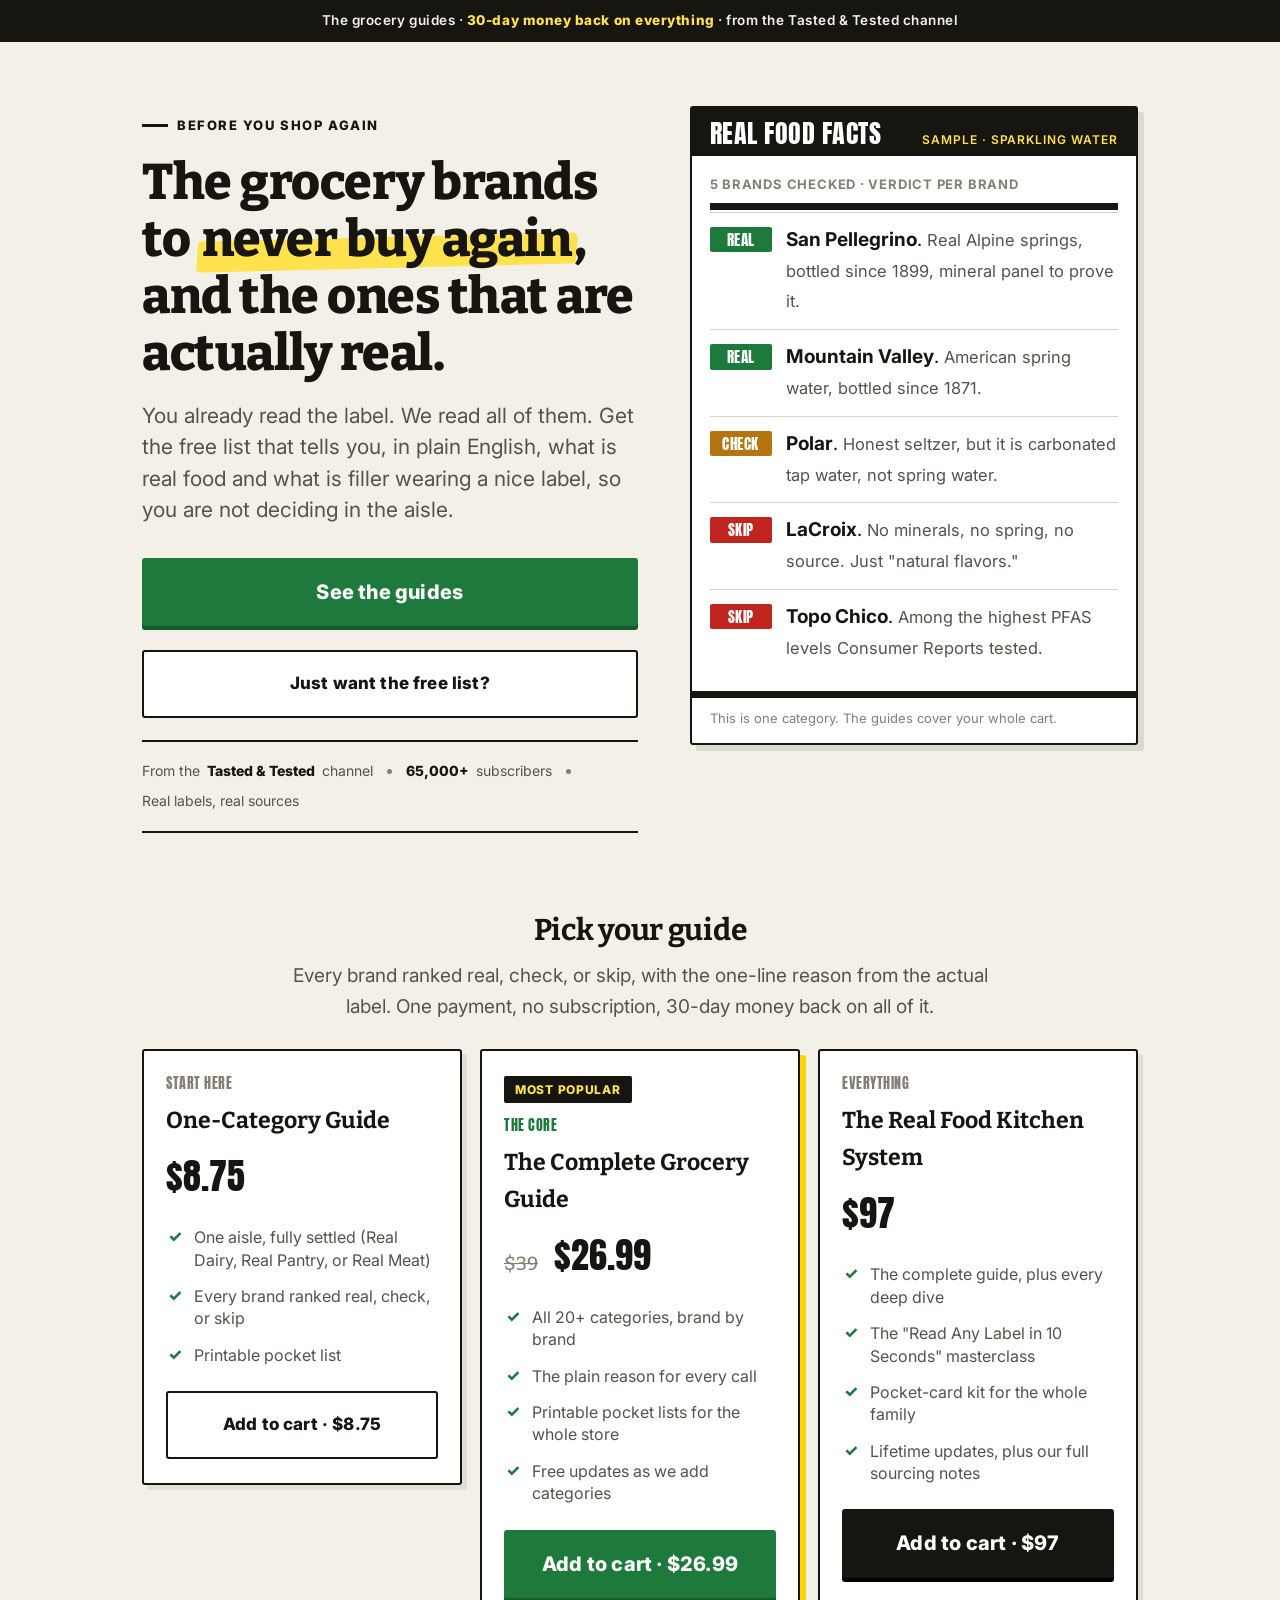
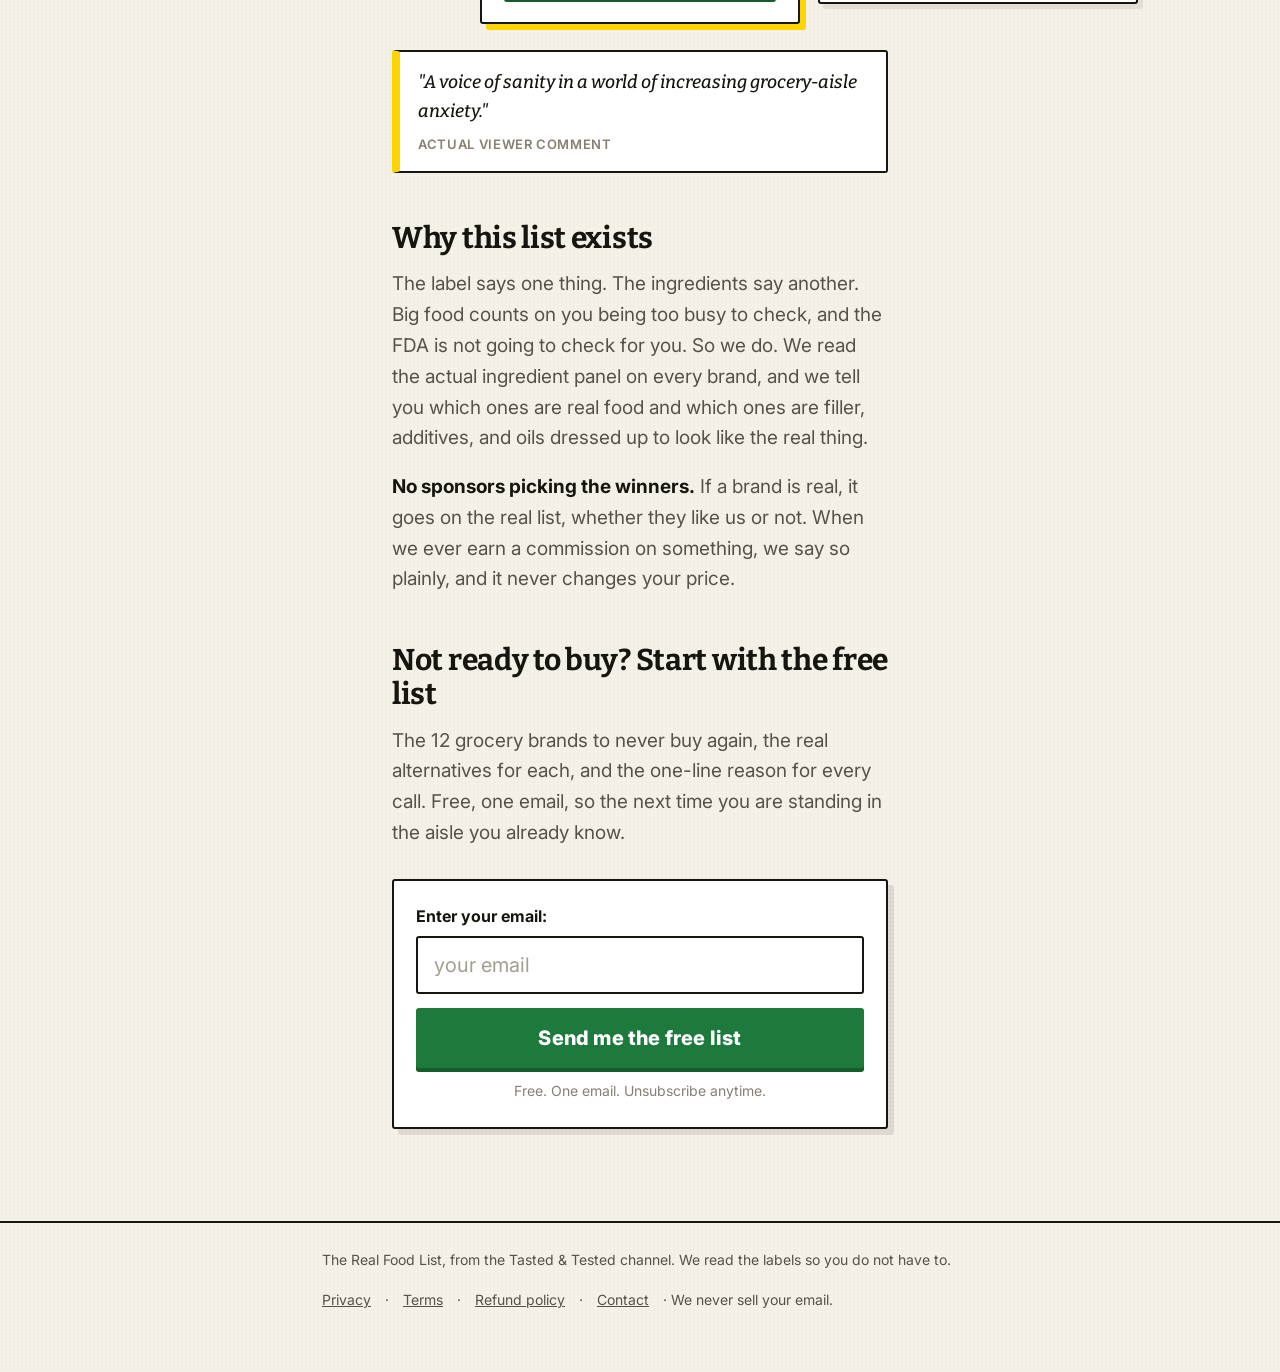
<file: checkout.html>
<!doctype html>
<html lang="en">
<head>
<meta charset="utf-8">
<meta name="viewport" content="width=device-width, initial-scale=1">
<title>Checkout: The Real Food List</title>
<meta name="description" content="Secure checkout. 30-day money-back guarantee, instant download.">
<meta name="robots" content="noindex">
<link rel="icon" href="assets/favicon.svg" type="image/svg+xml">
<link rel="stylesheet" href="assets/styles.css">
<style>
  .cartline{display:flex;justify-content:space-between;gap:12px;padding:12px 0;border-bottom:1px solid #e5ded2}
  .cartline .nm{font-weight:700}
  .cartline .rm{color:#a03123;font-size:.85rem;text-decoration:underline;cursor:pointer;background:none;border:0;padding:0}
  .totalline{display:flex;justify-content:space-between;padding:14px 0;font-size:1.15rem;font-weight:800}
  .swaplink{font-size:.9rem}
</style>
</head>
<body>

<div class="topbar">Secure checkout · <b>instant download</b> · 30-day money back</div>

<main class="hero">
  <div class="wrap-wide split">
    <div class="pitch">
      <p class="eyebrow">Almost there</p>
      <h1>Your order</h1>
      <div id="cart"></div>
      <p class="swaplink" id="swap"></p>

      <div class="totalline"><span>Total today</span><span id="total">$0</span></div>

      <div class="guarantee">
        <span class="seal">100%<br>BACK</span>
        <span><strong>Read it. If it does not save you money and worry at the store, email us within 30 days for every cent back, and keep it anyway.</strong> The risk is on us.</span>
      </div>
    </div>

    <div class="buybox">
      <form class="optin" action="#" method="post" onsubmit="return false" aria-label="Checkout">
        <label for="email">Email (your guide goes here)</label>
        <input id="email" name="email" type="email" autocomplete="email" placeholder="your email" inputmode="email">
        <button class="btn" type="submit" data-checkout>Continue to secure payment</button>
        <p class="microcopy">Payment is handled by Stripe on the next page. Takes 60 seconds.</p>
        <div class="badges">
          <span class="bdg"><span class="ic">✓</span> Secure checkout</span>
          <span class="bdg"><span class="ic">✓</span> Instant download</span>
          <span class="bdg"><span class="ic">✓</span> 30-day money back</span>
          <span class="bdg"><span class="ic">✓</span> No account needed</span>
        </div>
      </form>
      <div class="disclosure">One payment, nothing recurring. When we recommend a brand we earn nothing for the mention.</div>
    </div>
  </div>

  <div class="wrap narrow">
  </div>
</main>

<footer>
  <div class="wrap">
    <p>The Real Food List, from the Tasted &amp; Tested channel. We read the labels so you do not have to.</p>
    <p class="footlinks"><a href="index.html">Home</a> · <a href="privacy.html">Privacy</a> · <a href="terms.html">Terms</a> · <a href="refund.html">Refund policy</a> · <a href="contact.html">Contact</a></p>
  </div>
</footer>

<script src="assets/funnel.js"></script>
</body>
</html>
</file>
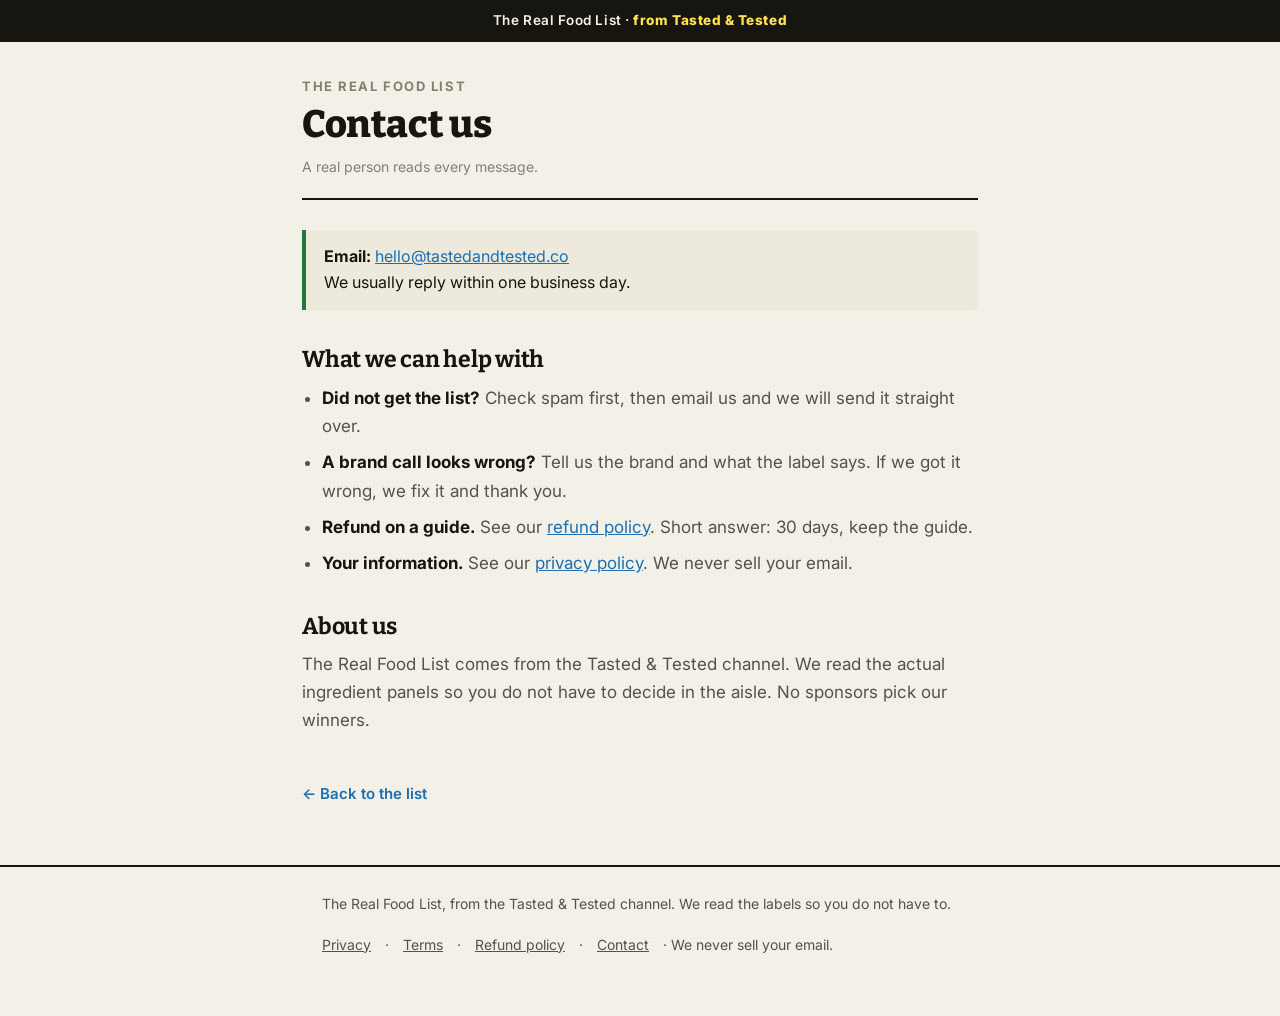
<file: contact.html>
<!doctype html>
<html lang="en">
<head>
<meta charset="utf-8">
<meta name="viewport" content="width=device-width, initial-scale=1">
<title>Contact · The Real Food List</title>
<meta name="description" content="Reach a real person at The Real Food List, from the Tasted & Tested channel.">
<meta name="robots" content="index,follow">
<link rel="icon" href="assets/favicon.svg" type="image/svg+xml">
<link rel="stylesheet" href="assets/styles.css">
</head>
<body>

<div class="topbar">The Real Food List · <b>from Tasted &amp; Tested</b></div>

<main class="wrap doc">
  <p class="kicker">The Real Food List</p>
  <h1>Contact us</h1>
  <p class="updated">A real person reads every message.</p>

  <div class="plain"><b>Email:</b> <a href="mailto:hello@tastedandtested.co">hello@tastedandtested.co</a><br>
  We usually reply within one business day.</div>

  <h2>What we can help with</h2>
  <ul>
    <li><b>Did not get the list?</b> Check spam first, then email us and we will send it straight over.</li>
    <li><b>A brand call looks wrong?</b> Tell us the brand and what the label says. If we got it wrong, we fix it and thank you.</li>
    <li><b>Refund on a guide.</b> See our <a href="refund.html">refund policy</a>. Short answer: 30 days, keep the guide.</li>
    <li><b>Your information.</b> See our <a href="privacy.html">privacy policy</a>. We never sell your email.</li>
  </ul>

  <h2>About us</h2>
  <p>The Real Food List comes from the Tasted &amp; Tested channel. We read the actual ingredient panels so you do not have to decide in the aisle. No sponsors pick our winners.</p>

  <a class="backlink" href="index.html">&larr; Back to the list</a>
</main>

<footer>
  <div class="wrap">
    <p>The Real Food List, from the Tasted &amp; Tested channel. We read the labels so you do not have to.</p>
    <p class="footlinks">
      <a href="privacy.html">Privacy</a> ·
      <a href="terms.html">Terms</a> ·
      <a href="refund.html">Refund policy</a> ·
      <a href="contact.html">Contact</a> · We never sell your email.
    </p>
  </div>
</footer>

</body>
</html>
</file>
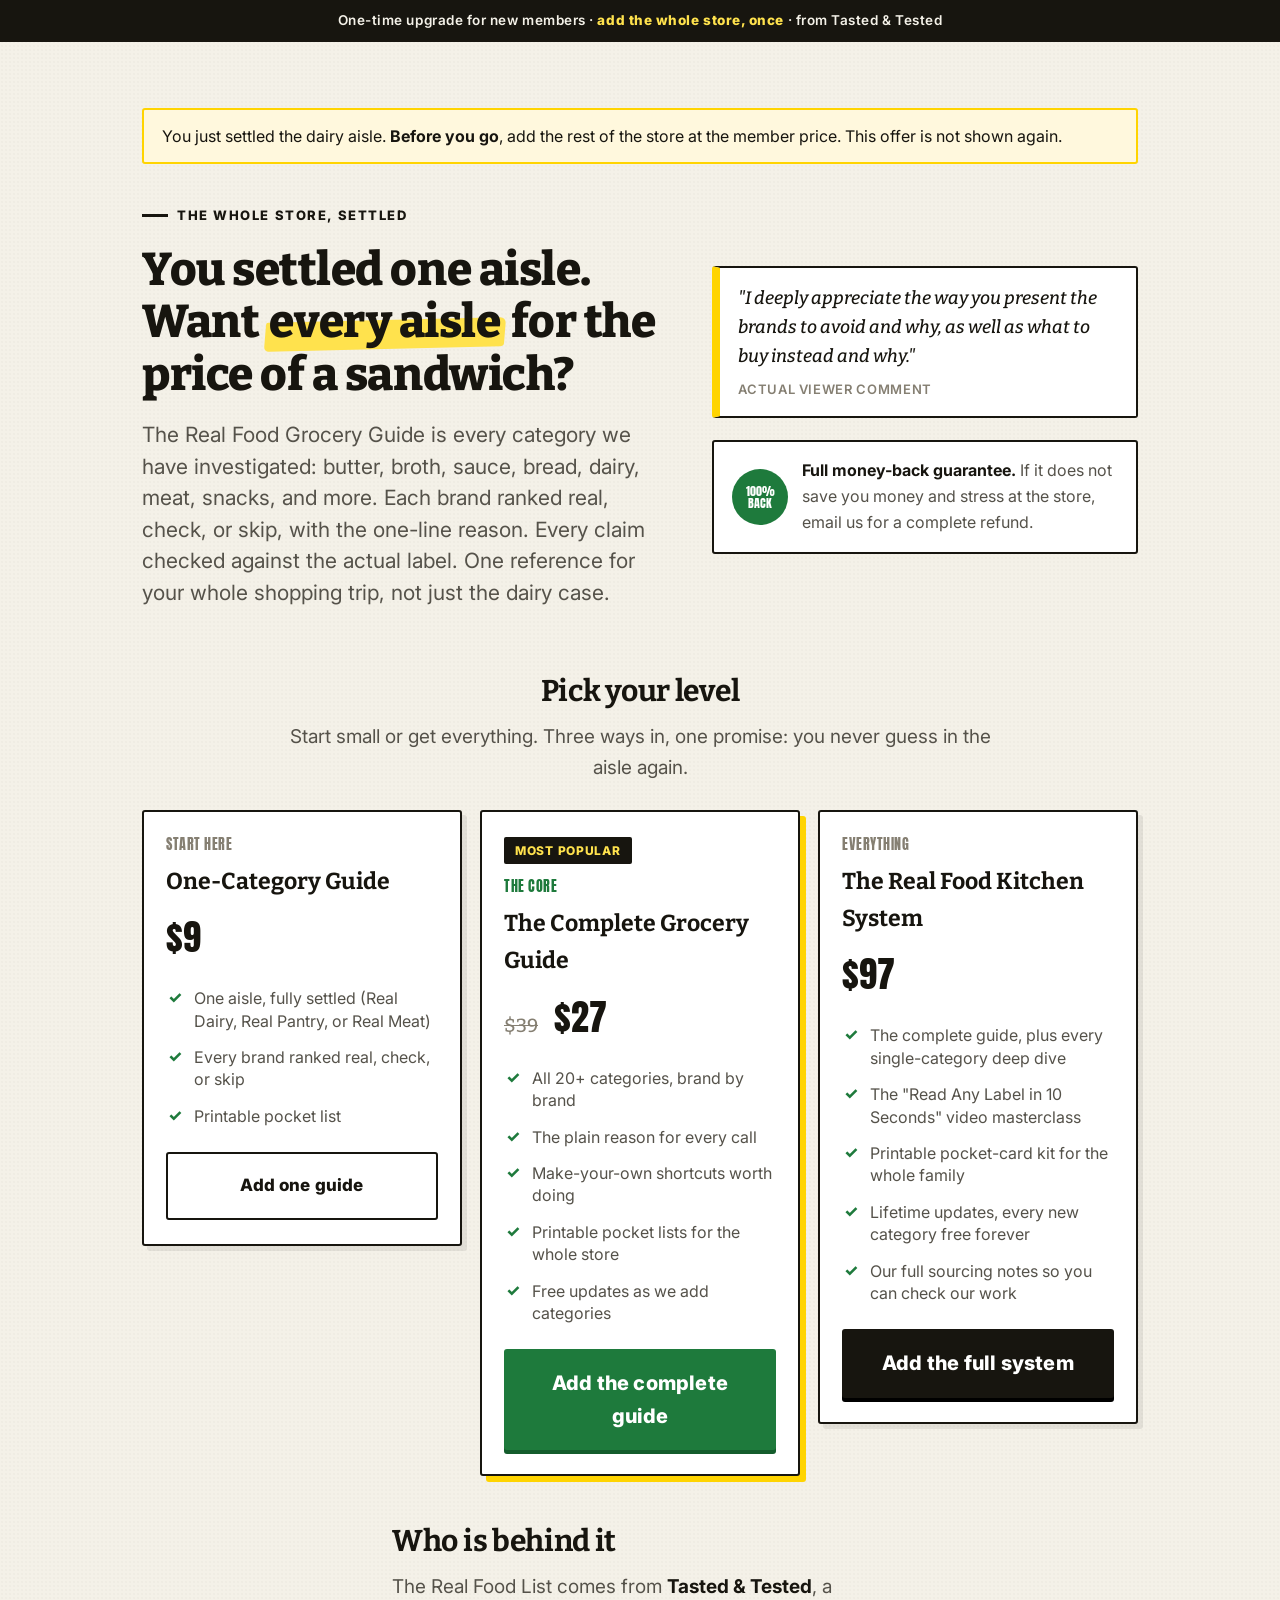
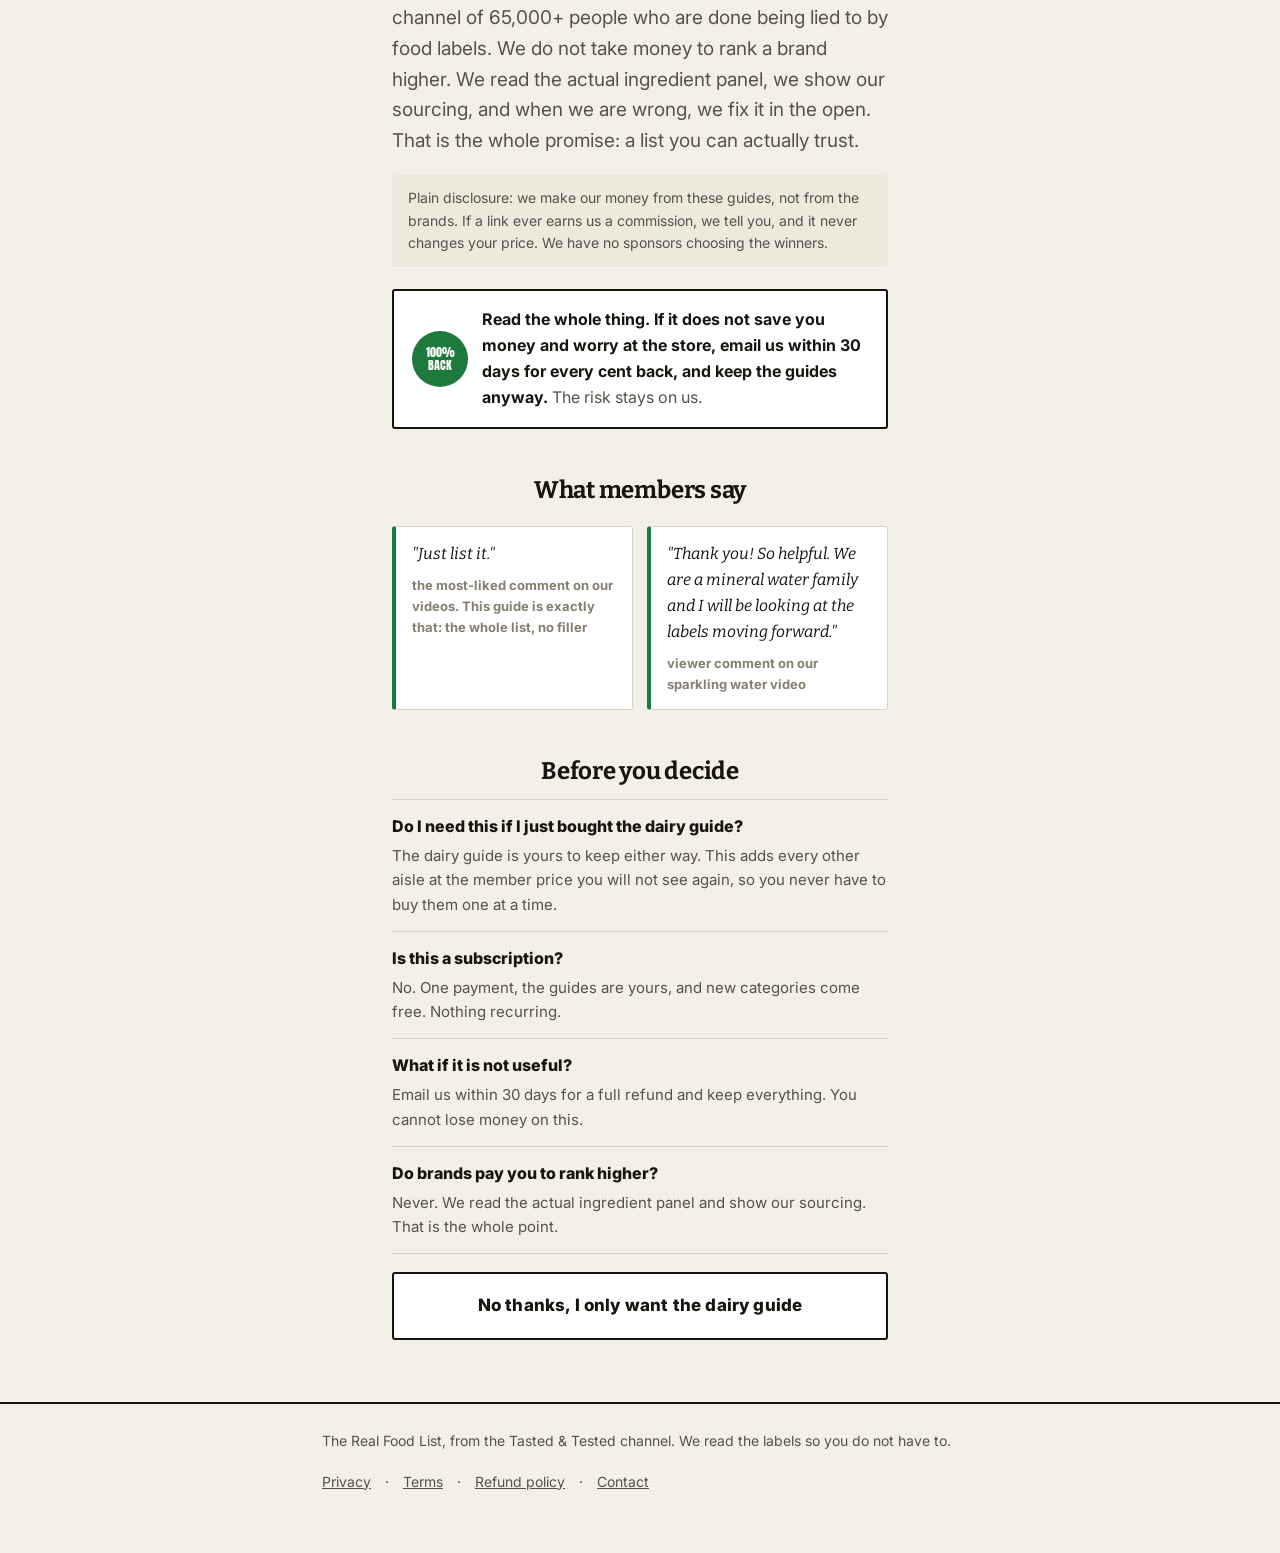
<file: guide.html>
<!doctype html>
<html lang="en">
<head>
<meta charset="utf-8">
<meta name="viewport" content="width=device-width, initial-scale=1">
<title>The Real Food Grocery Guide: every aisle, settled</title>
<meta name="description" content="Every grocery category ranked: the brands that are actually real, and the ones to skip. One reference you take to the store.">
<link rel="icon" href="assets/favicon.svg" type="image/svg+xml">
<link rel="stylesheet" href="assets/styles.css">
</head>
<body>

<div class="topbar">One-time upgrade for new members · <b>add the whole store, once</b> · from Tasted &amp; Tested</div>

<main class="hero">
  <div class="wrap-wide">
    <div class="oneclick">You just settled the dairy aisle. <b>Before you go</b>, add the rest of the store at the member price. This offer is not shown again.</div>
  </div>

  <div class="wrap-wide split split-top">
    <div class="pitch">
      <p class="eyebrow">The whole store, settled</p>
      <h1>You settled one aisle. Want <mark>every aisle</mark> for the price of a sandwich?</h1>
      <p class="lede">The Real Food Grocery Guide is every category we have investigated: butter, broth, sauce, bread, dairy, meat, snacks, and more. Each brand ranked real, check, or skip, with the one-line reason. Every claim checked against the actual label. One reference for your whole shopping trip, not just the dairy case.</p>
    </div>
    <div class="pitch-side">
      <div class="proof">
        "I deeply appreciate the way you present the brands to avoid and why, as well as what to buy instead and why."
        <div class="who">actual viewer comment</div>
      </div>
      <div class="guarantee">
        <span class="seal">100%<br>BACK</span>
        <span><strong>Full money-back guarantee.</strong> If it does not save you money and stress at the store, email us for a complete refund.</span>
      </div>
    </div>
  </div>

  <div class="wrap-wide">
    <h2 style="text-align:center">Pick your level</h2>
    <p style="text-align:center;max-width:38em;margin:0 auto 6px">Start small or get everything. Three ways in, one promise: you never guess in the aisle again.</p>
  </div>

  <div class="wrap-wide">
    <!-- 3-TIER VALUE LADDER: low $9 / core $27 / high $97 -->
    <div class="ladder">
      <div class="tier">
        <p class="rank">Start here</p>
        <p class="tname">One-Category Guide</p>
        <p class="tprice">$9</p>
        <ul>
          <li>One aisle, fully settled (Real Dairy, Real Pantry, or Real Meat)</li>
          <li>Every brand ranked real, check, or skip</li>
          <li>Printable pocket list</li>
        </ul>
        <a class="btn ghost" href="#" data-upsell="one">Add one guide</a>
      </div>

      <div class="tier best">
        <span class="badge">Most popular</span>
        <p class="rank">The core</p>
        <p class="tname">The Complete Grocery Guide</p>
        <p class="tprice"><s>$39</s> $27</p>
        <ul>
          <li>All 20+ categories, brand by brand</li>
          <li>The plain reason for every call</li>
          <li>Make-your-own shortcuts worth doing</li>
          <li>Printable pocket lists for the whole store</li>
          <li>Free updates as we add categories</li>
        </ul>
        <a class="btn" href="#" data-upsell="complete">Add the complete guide</a>
      </div>

      <div class="tier">
        <p class="rank">Everything</p>
        <p class="tname">The Real Food Kitchen System</p>
        <p class="tprice">$97</p>
        <ul>
          <li>The complete guide, plus every single-category deep dive</li>
          <li>The "Read Any Label in 10 Seconds" video masterclass</li>
          <li>Printable pocket-card kit for the whole family</li>
          <li>Lifetime updates, every new category free forever</li>
          <li>Our full sourcing notes so you can check our work</li>
        </ul>
        <a class="btn dark" href="#" data-upsell="system">Add the full system</a>
      </div>
    </div>
  </div>

  <div class="wrap narrow">
    <h2>Who is behind it</h2>
    <p>The Real Food List comes from <strong>Tasted &amp; Tested</strong>, a channel of 65,000+ people who are done being lied to by food labels. We do not take money to rank a brand higher. We read the actual ingredient panel, we show our sourcing, and when we are wrong, we fix it in the open. That is the whole promise: a list you can actually trust.</p>

    <div class="disclosure">Plain disclosure: we make our money from these guides, not from the brands. If a link ever earns us a commission, we tell you, and it never changes your price. We have no sponsors choosing the winners.</div>

    <div class="guarantee">
      <span class="seal">100%<br>BACK</span>
      <span><strong>Read the whole thing. If it does not save you money and worry at the store, email us within 30 days for every cent back, and keep the guides anyway.</strong> The risk stays on us.</span>
    </div>

    <h2 style="text-align:center;font-size:24px">What members say</h2>
    <div class="testis">
      <div class="testi">"Just list it."<div class="name">the most-liked comment on our videos. This guide is exactly that: the whole list, no filler</div></div>
      <div class="testi">"Thank you! So helpful. We are a mineral water family and I will be looking at the labels moving forward."<div class="name">viewer comment on our sparkling water video</div></div>
    </div>

    <h2 style="text-align:center;font-size:24px">Before you decide</h2>
    <div class="faqs">
      <div class="faq"><p class="q">Do I need this if I just bought the dairy guide?</p><p class="a">The dairy guide is yours to keep either way. This adds every other aisle at the member price you will not see again, so you never have to buy them one at a time.</p></div>
      <div class="faq"><p class="q">Is this a subscription?</p><p class="a">No. One payment, the guides are yours, and new categories come free. Nothing recurring.</p></div>
      <div class="faq"><p class="q">What if it is not useful?</p><p class="a">Email us within 30 days for a full refund and keep everything. You cannot lose money on this.</p></div>
      <div class="faq"><p class="q">Do brands pay you to rank higher?</p><p class="a">Never. We read the actual ingredient panel and show our sourcing. That is the whole point.</p></div>
    </div>

    <a class="btn ghost" href="#" data-upsell-decline style="margin-top:18px">No thanks, I only want the dairy guide</a>
  </div>
</main>

<footer>
  <div class="wrap">
    <p>The Real Food List, from the Tasted &amp; Tested channel. We read the labels so you do not have to.</p>
    <p class="footlinks"><a href="privacy.html">Privacy</a> · <a href="terms.html">Terms</a> · <a href="refund.html">Refund policy</a> · <a href="contact.html">Contact</a></p>
  </div>
</footer>

<script src="assets/funnel.js"></script>
</body>
</html>
</file>
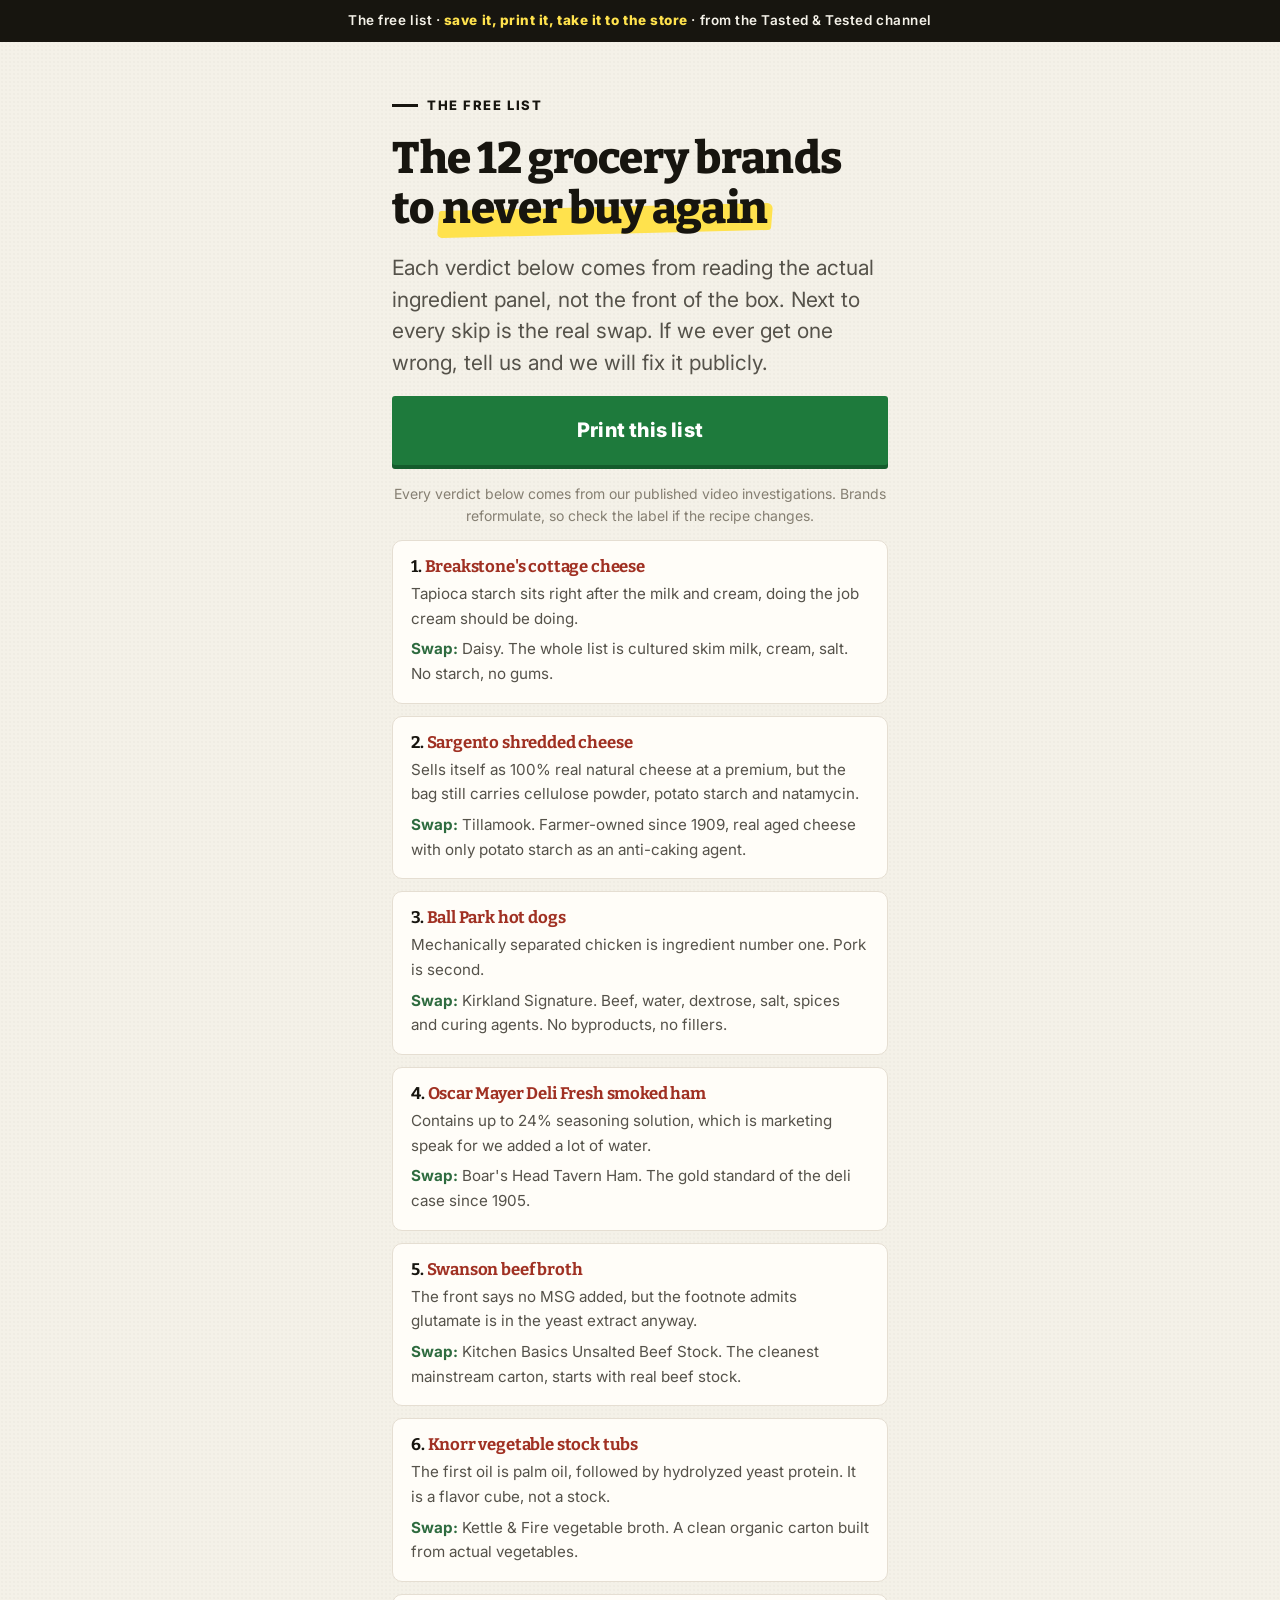
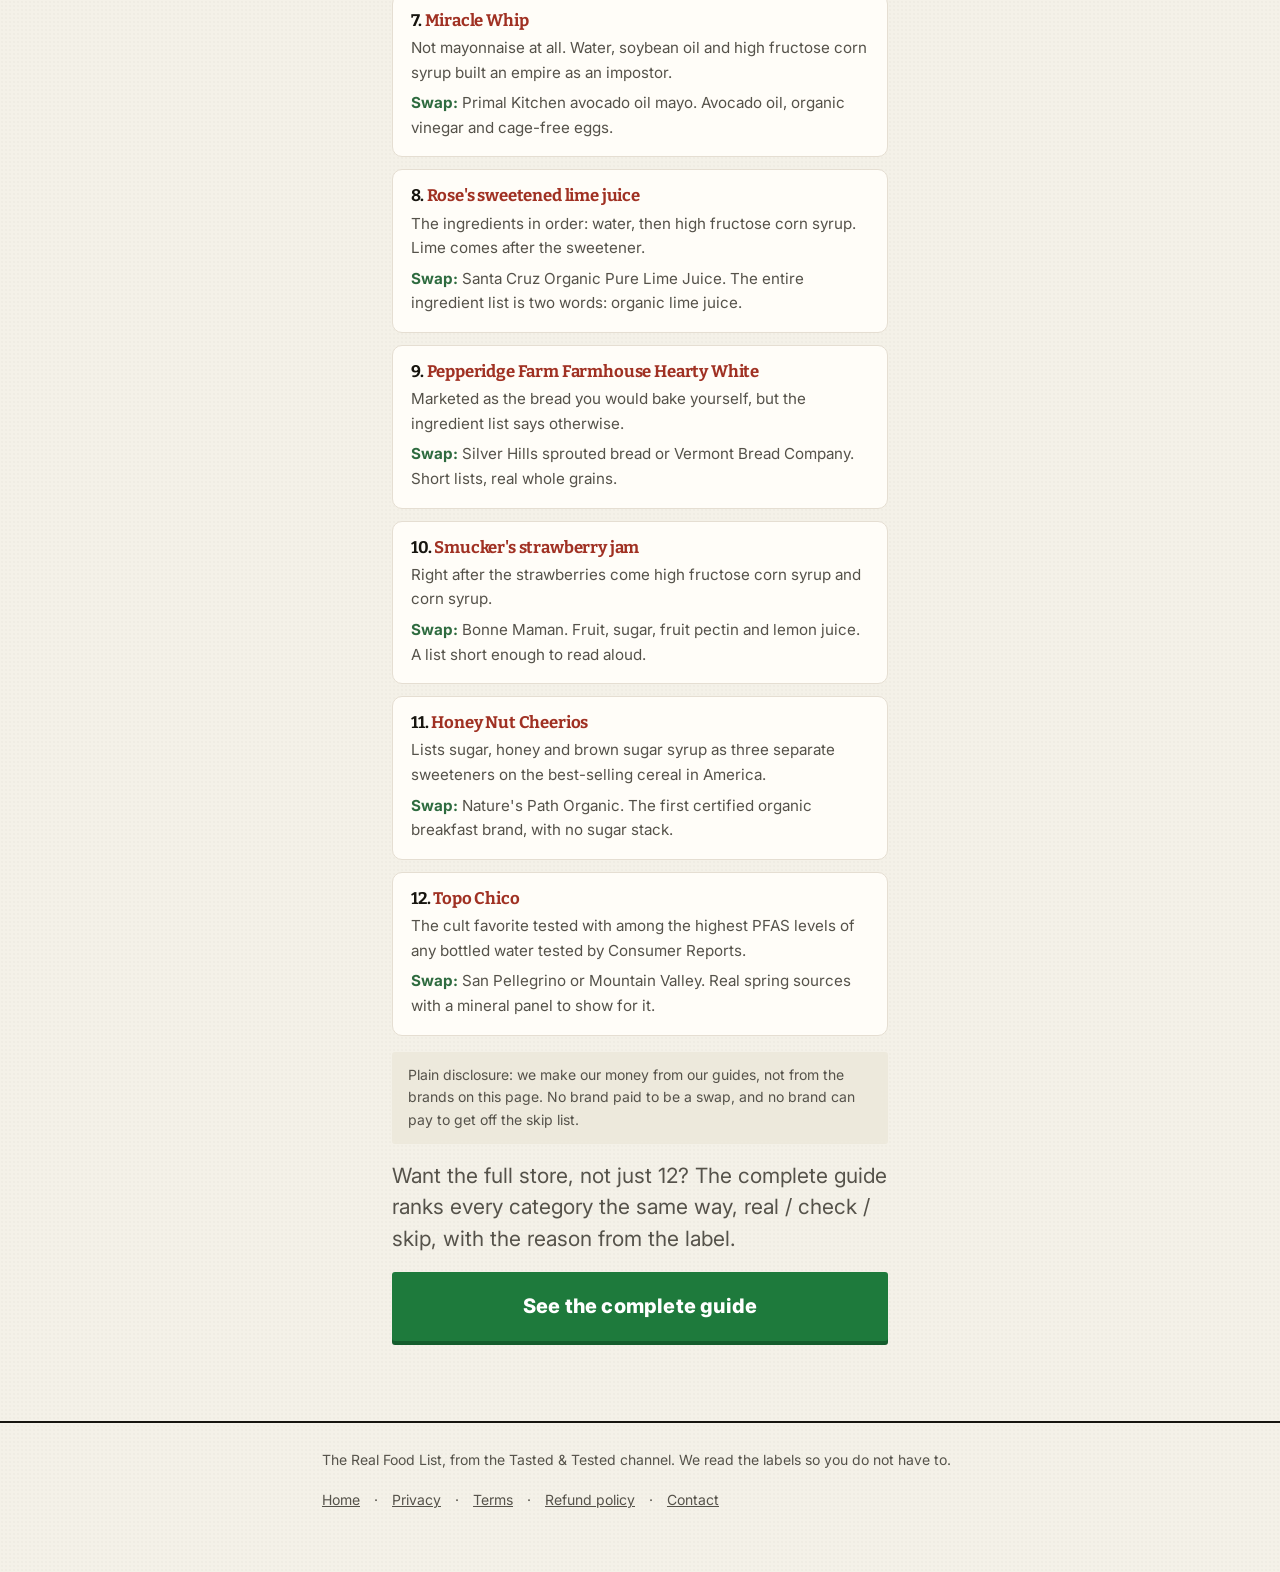
<file: list.html>
<!doctype html>
<html lang="en">
<head>
<meta charset="utf-8">
<meta name="viewport" content="width=device-width, initial-scale=1">
<title>The 12 grocery brands to never buy again: the free list</title>
<meta name="description" content="The 12 grocery brands to never buy again, and what to grab instead. Every verdict read straight off the real ingredient panel.">
<meta name="robots" content="noindex">
<link rel="icon" href="assets/favicon.svg" type="image/svg+xml">
<link rel="stylesheet" href="assets/styles.css">
<style>
  .lm-item{border:1px solid #e5ded2;border-radius:10px;padding:16px 18px;margin:12px 0;background:#fffdf8}
  .lm-item h3{margin:0 0 4px;font-size:1.05rem}
  .lm-skip{color:#a03123;font-weight:700}
  .lm-swap{color:#2e6b3f;font-weight:700}
  .lm-why{margin:6px 0 0;font-size:.95rem}
  @media print{.topbar,footer,.btn,.printbar{display:none}}
</style>
</head>
<body>

<div class="topbar">The free list · <b>save it, print it, take it to the store</b> · from the Tasted &amp; Tested channel</div>

<main class="hero">
  <div class="wrap narrow">
    <p class="eyebrow">The free list</p>
    <h1>The 12 grocery brands to <mark>never buy again</mark></h1>
    <p class="lede">Each verdict below comes from reading the actual ingredient panel, not the front of the box. Next to every skip is the real swap. If we ever get one wrong, tell us and we will fix it publicly.</p>

    <p class="printbar"><a class="btn" href="javascript:window.print()">Print this list</a></p>

    <p class="subnote">Every verdict below comes from our published video investigations. Brands reformulate, so check the label if the recipe changes.</p>

    <!-- 12 entries from the channel's own published investigations. -->
    <div class="lm-item"><h3>1. <span class="lm-skip">Breakstone's cottage cheese</span></h3>
      <p class="lm-why">Tapioca starch sits right after the milk and cream, doing the job cream should be doing.</p>
      <p class="lm-why"><span class="lm-swap">Swap:</span> Daisy. The whole list is cultured skim milk, cream, salt. No starch, no gums.</p></div>
    <div class="lm-item"><h3>2. <span class="lm-skip">Sargento shredded cheese</span></h3>
      <p class="lm-why">Sells itself as 100% real natural cheese at a premium, but the bag still carries cellulose powder, potato starch and natamycin.</p>
      <p class="lm-why"><span class="lm-swap">Swap:</span> Tillamook. Farmer-owned since 1909, real aged cheese with only potato starch as an anti-caking agent.</p></div>
    <div class="lm-item"><h3>3. <span class="lm-skip">Ball Park hot dogs</span></h3>
      <p class="lm-why">Mechanically separated chicken is ingredient number one. Pork is second.</p>
      <p class="lm-why"><span class="lm-swap">Swap:</span> Kirkland Signature. Beef, water, dextrose, salt, spices and curing agents. No byproducts, no fillers.</p></div>
    <div class="lm-item"><h3>4. <span class="lm-skip">Oscar Mayer Deli Fresh smoked ham</span></h3>
      <p class="lm-why">Contains up to 24% seasoning solution, which is marketing speak for we added a lot of water.</p>
      <p class="lm-why"><span class="lm-swap">Swap:</span> Boar's Head Tavern Ham. The gold standard of the deli case since 1905.</p></div>
    <div class="lm-item"><h3>5. <span class="lm-skip">Swanson beef broth</span></h3>
      <p class="lm-why">The front says no MSG added, but the footnote admits glutamate is in the yeast extract anyway.</p>
      <p class="lm-why"><span class="lm-swap">Swap:</span> Kitchen Basics Unsalted Beef Stock. The cleanest mainstream carton, starts with real beef stock.</p></div>
    <div class="lm-item"><h3>6. <span class="lm-skip">Knorr vegetable stock tubs</span></h3>
      <p class="lm-why">The first oil is palm oil, followed by hydrolyzed yeast protein. It is a flavor cube, not a stock.</p>
      <p class="lm-why"><span class="lm-swap">Swap:</span> Kettle & Fire vegetable broth. A clean organic carton built from actual vegetables.</p></div>
    <div class="lm-item"><h3>7. <span class="lm-skip">Miracle Whip</span></h3>
      <p class="lm-why">Not mayonnaise at all. Water, soybean oil and high fructose corn syrup built an empire as an impostor.</p>
      <p class="lm-why"><span class="lm-swap">Swap:</span> Primal Kitchen avocado oil mayo. Avocado oil, organic vinegar and cage-free eggs.</p></div>
    <div class="lm-item"><h3>8. <span class="lm-skip">Rose's sweetened lime juice</span></h3>
      <p class="lm-why">The ingredients in order: water, then high fructose corn syrup. Lime comes after the sweetener.</p>
      <p class="lm-why"><span class="lm-swap">Swap:</span> Santa Cruz Organic Pure Lime Juice. The entire ingredient list is two words: organic lime juice.</p></div>
    <div class="lm-item"><h3>9. <span class="lm-skip">Pepperidge Farm Farmhouse Hearty White</span></h3>
      <p class="lm-why">Marketed as the bread you would bake yourself, but the ingredient list says otherwise.</p>
      <p class="lm-why"><span class="lm-swap">Swap:</span> Silver Hills sprouted bread or Vermont Bread Company. Short lists, real whole grains.</p></div>
    <div class="lm-item"><h3>10. <span class="lm-skip">Smucker's strawberry jam</span></h3>
      <p class="lm-why">Right after the strawberries come high fructose corn syrup and corn syrup.</p>
      <p class="lm-why"><span class="lm-swap">Swap:</span> Bonne Maman. Fruit, sugar, fruit pectin and lemon juice. A list short enough to read aloud.</p></div>
    <div class="lm-item"><h3>11. <span class="lm-skip">Honey Nut Cheerios</span></h3>
      <p class="lm-why">Lists sugar, honey and brown sugar syrup as three separate sweeteners on the best-selling cereal in America.</p>
      <p class="lm-why"><span class="lm-swap">Swap:</span> Nature's Path Organic. The first certified organic breakfast brand, with no sugar stack.</p></div>
    <div class="lm-item"><h3>12. <span class="lm-skip">Topo Chico</span></h3>
      <p class="lm-why">The cult favorite tested with among the highest PFAS levels of any bottled water tested by Consumer Reports.</p>
      <p class="lm-why"><span class="lm-swap">Swap:</span> San Pellegrino or Mountain Valley. Real spring sources with a mineral panel to show for it.</p></div>

    <div class="disclosure">Plain disclosure: we make our money from our guides, not from the brands on this page. No brand paid to be a swap, and no brand can pay to get off the skip list.</div>

    <p class="lede">Want the full store, not just 12? The complete guide ranks every category the same way, real / check / skip, with the reason from the label.</p>
    <p><a class="btn" href="thank-you.html">See the complete guide</a></p>
  </div>
</main>

<footer>
  <div class="wrap">
    <p>The Real Food List, from the Tasted &amp; Tested channel. We read the labels so you do not have to.</p>
    <p class="footlinks"><a href="index.html">Home</a> · <a href="privacy.html">Privacy</a> · <a href="terms.html">Terms</a> · <a href="refund.html">Refund policy</a> · <a href="contact.html">Contact</a></p>
  </div>
</footer>

</body>
</html>
</file>
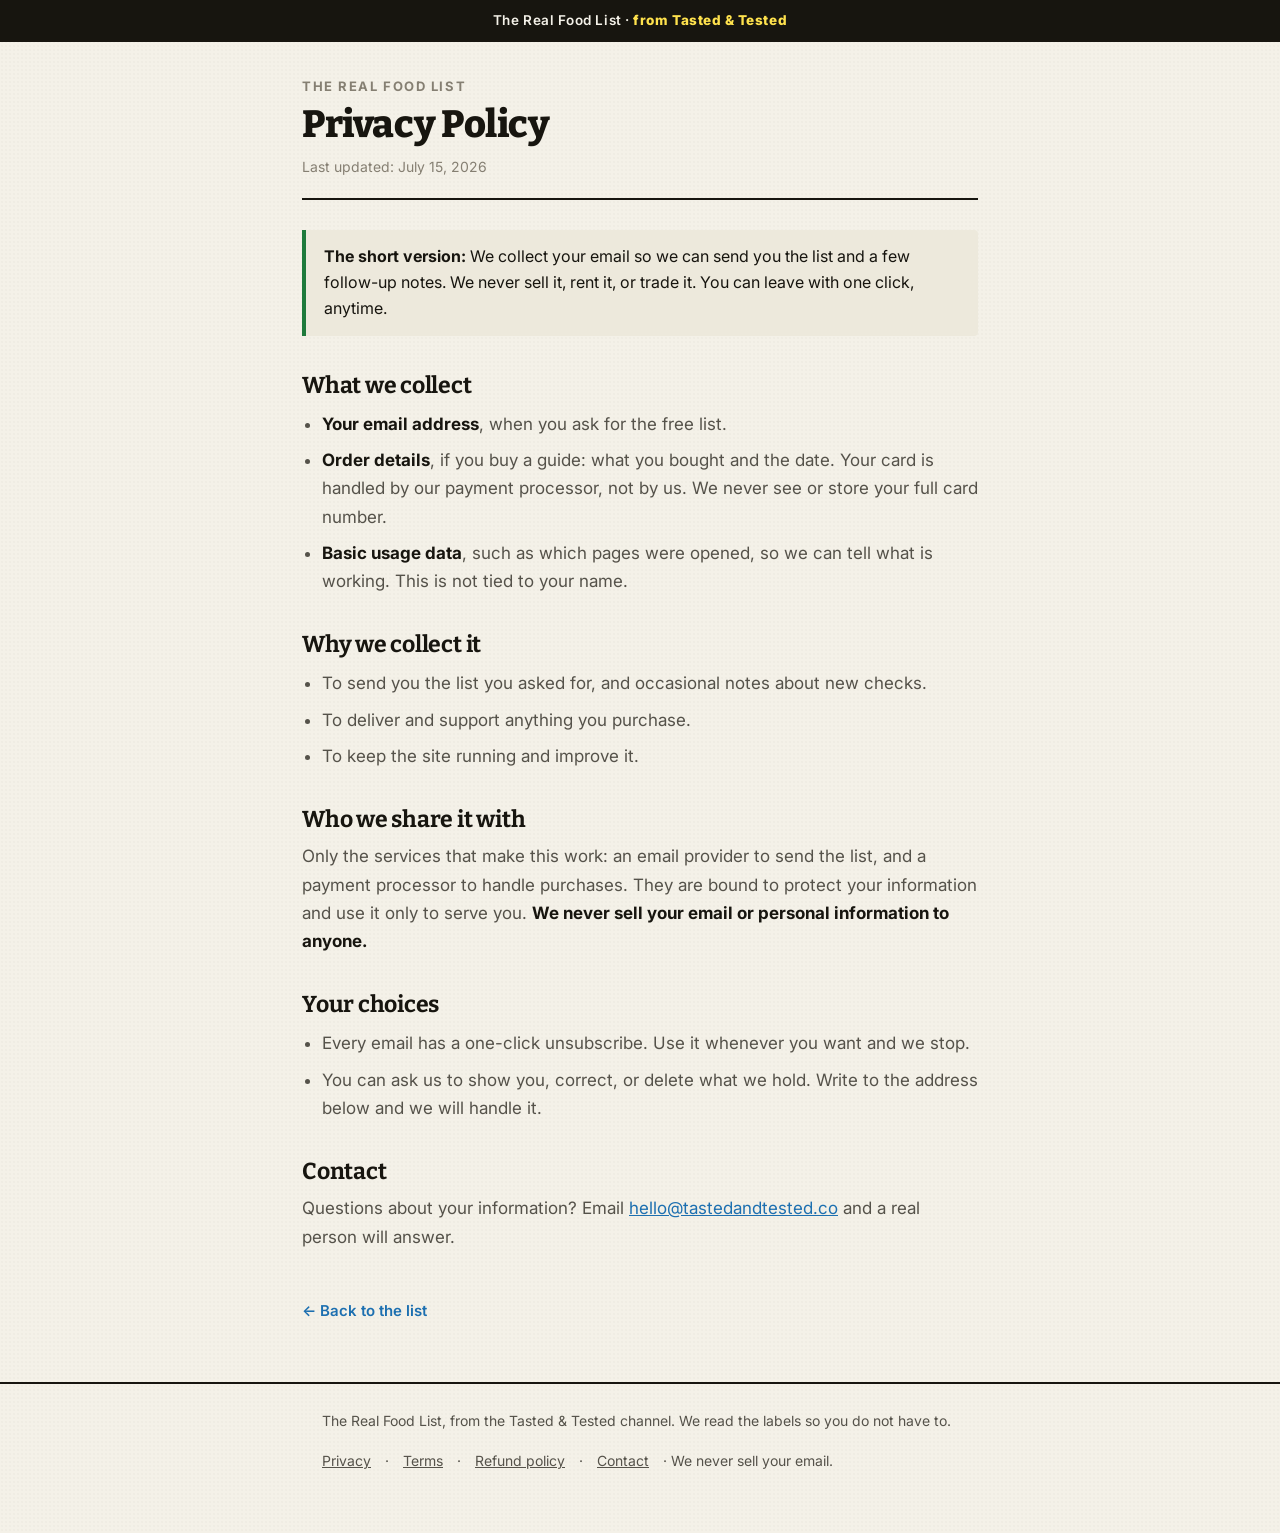
<file: privacy.html>
<!doctype html>
<html lang="en">
<head>
<meta charset="utf-8">
<meta name="viewport" content="width=device-width, initial-scale=1">
<title>Privacy Policy · The Real Food List</title>
<meta name="description" content="How The Real Food List, from the Tasted & Tested channel, handles your email and information. In plain English.">
<meta name="robots" content="index,follow">
<link rel="icon" href="assets/favicon.svg" type="image/svg+xml">
<link rel="stylesheet" href="assets/styles.css">
</head>
<body>

<div class="topbar">The Real Food List · <b>from Tasted &amp; Tested</b></div>

<main class="wrap doc">
  <p class="kicker">The Real Food List</p>
  <h1>Privacy Policy</h1>
  <p class="updated">Last updated: July 15, 2026</p>

  <div class="plain"><b>The short version:</b> We collect your email so we can send you the list and a few follow-up notes. We never sell it, rent it, or trade it. You can leave with one click, anytime.</div>

  <h2>What we collect</h2>
  <ul>
    <li><b>Your email address</b>, when you ask for the free list.</li>
    <li><b>Order details</b>, if you buy a guide: what you bought and the date. Your card is handled by our payment processor, not by us. We never see or store your full card number.</li>
    <li><b>Basic usage data</b>, such as which pages were opened, so we can tell what is working. This is not tied to your name.</li>
  </ul>

  <h2>Why we collect it</h2>
  <ul>
    <li>To send you the list you asked for, and occasional notes about new checks.</li>
    <li>To deliver and support anything you purchase.</li>
    <li>To keep the site running and improve it.</li>
  </ul>

  <h2>Who we share it with</h2>
  <p>Only the services that make this work: an email provider to send the list, and a payment processor to handle purchases. They are bound to protect your information and use it only to serve you. <b>We never sell your email or personal information to anyone.</b></p>

  <h2>Your choices</h2>
  <ul>
    <li>Every email has a one-click unsubscribe. Use it whenever you want and we stop.</li>
    <li>You can ask us to show you, correct, or delete what we hold. Write to the address below and we will handle it.</li>
  </ul>

  <h2>Contact</h2>
  <p>Questions about your information? Email <a href="mailto:hello@tastedandtested.co">hello@tastedandtested.co</a> and a real person will answer.</p>

  <a class="backlink" href="index.html">&larr; Back to the list</a>
</main>

<footer>
  <div class="wrap">
    <p>The Real Food List, from the Tasted &amp; Tested channel. We read the labels so you do not have to.</p>
    <p class="footlinks">
      <a href="privacy.html">Privacy</a> ·
      <a href="terms.html">Terms</a> ·
      <a href="refund.html">Refund policy</a> ·
      <a href="contact.html">Contact</a> · We never sell your email.
    </p>
  </div>
</footer>

</body>
</html>
</file>
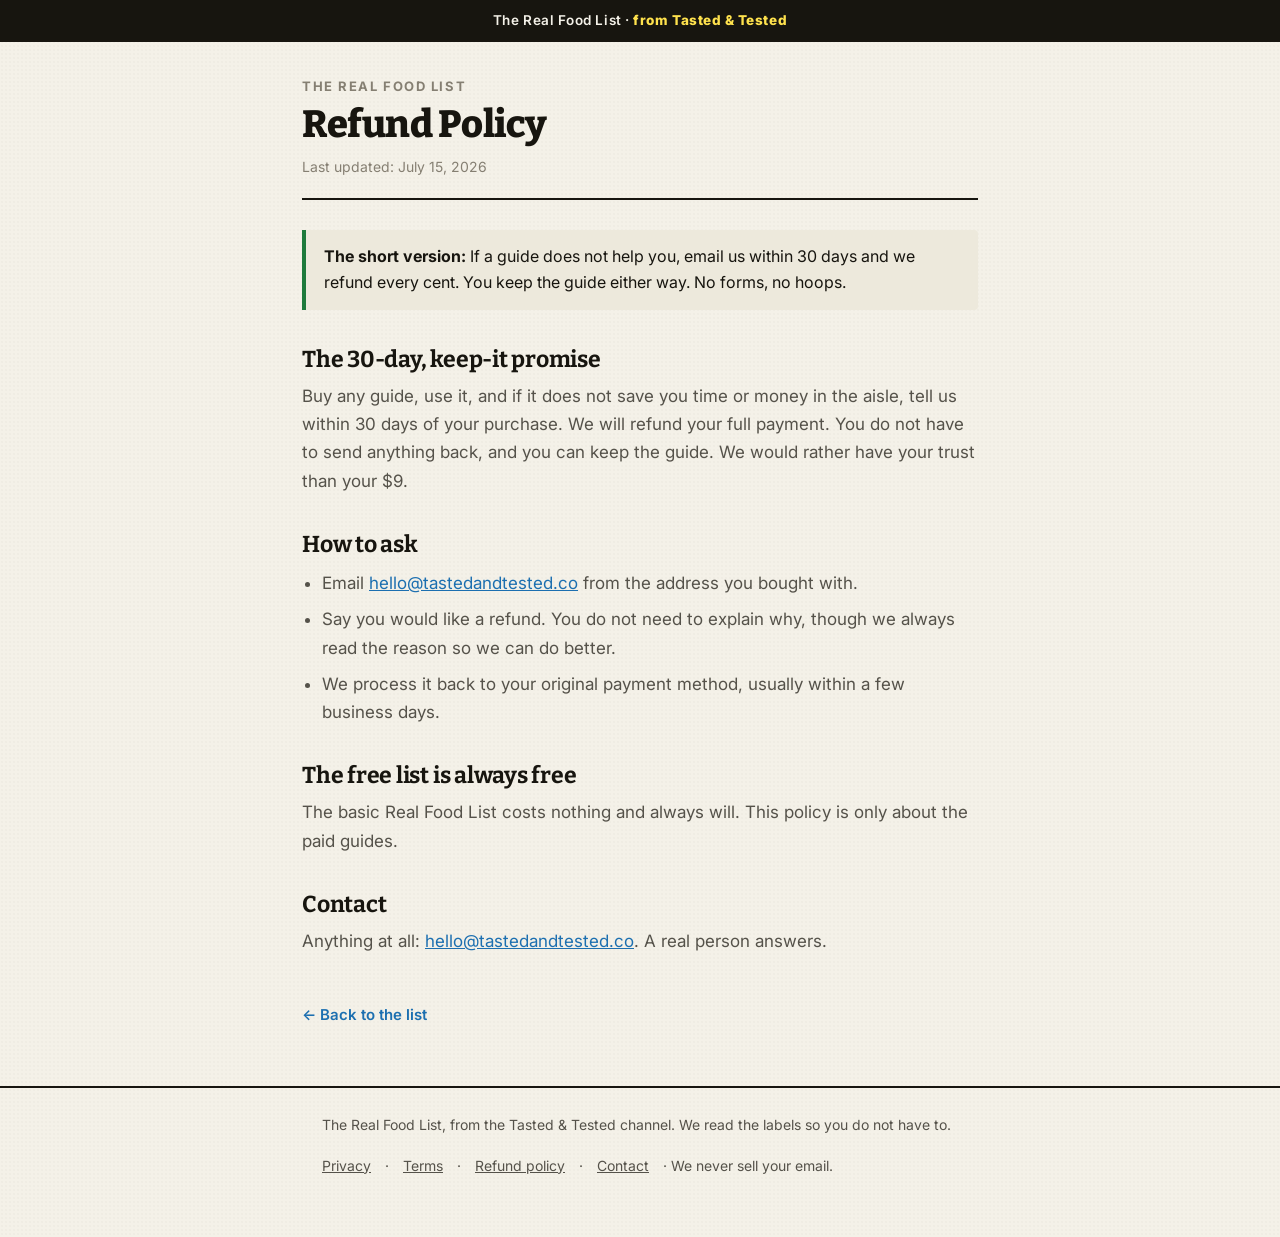
<file: refund.html>
<!doctype html>
<html lang="en">
<head>
<meta charset="utf-8">
<meta name="viewport" content="width=device-width, initial-scale=1">
<title>Refund Policy · The Real Food List</title>
<meta name="description" content="Our 30-day, keep-the-guide refund promise. From the Tasted & Tested channel.">
<meta name="robots" content="index,follow">
<link rel="icon" href="assets/favicon.svg" type="image/svg+xml">
<link rel="stylesheet" href="assets/styles.css">
</head>
<body>

<div class="topbar">The Real Food List · <b>from Tasted &amp; Tested</b></div>

<main class="wrap doc">
  <p class="kicker">The Real Food List</p>
  <h1>Refund Policy</h1>
  <p class="updated">Last updated: July 15, 2026</p>

  <div class="plain"><b>The short version:</b> If a guide does not help you, email us within 30 days and we refund every cent. You keep the guide either way. No forms, no hoops.</div>

  <h2>The 30-day, keep-it promise</h2>
  <p>Buy any guide, use it, and if it does not save you time or money in the aisle, tell us within 30 days of your purchase. We will refund your full payment. You do not have to send anything back, and you can keep the guide. We would rather have your trust than your $9.</p>

  <h2>How to ask</h2>
  <ul>
    <li>Email <a href="mailto:hello@tastedandtested.co">hello@tastedandtested.co</a> from the address you bought with.</li>
    <li>Say you would like a refund. You do not need to explain why, though we always read the reason so we can do better.</li>
    <li>We process it back to your original payment method, usually within a few business days.</li>
  </ul>

  <h2>The free list is always free</h2>
  <p>The basic Real Food List costs nothing and always will. This policy is only about the paid guides.</p>

  <h2>Contact</h2>
  <p>Anything at all: <a href="mailto:hello@tastedandtested.co">hello@tastedandtested.co</a>. A real person answers.</p>

  <a class="backlink" href="index.html">&larr; Back to the list</a>
</main>

<footer>
  <div class="wrap">
    <p>The Real Food List, from the Tasted &amp; Tested channel. We read the labels so you do not have to.</p>
    <p class="footlinks">
      <a href="privacy.html">Privacy</a> ·
      <a href="terms.html">Terms</a> ·
      <a href="refund.html">Refund policy</a> ·
      <a href="contact.html">Contact</a> · We never sell your email.
    </p>
  </div>
</footer>

</body>
</html>
</file>
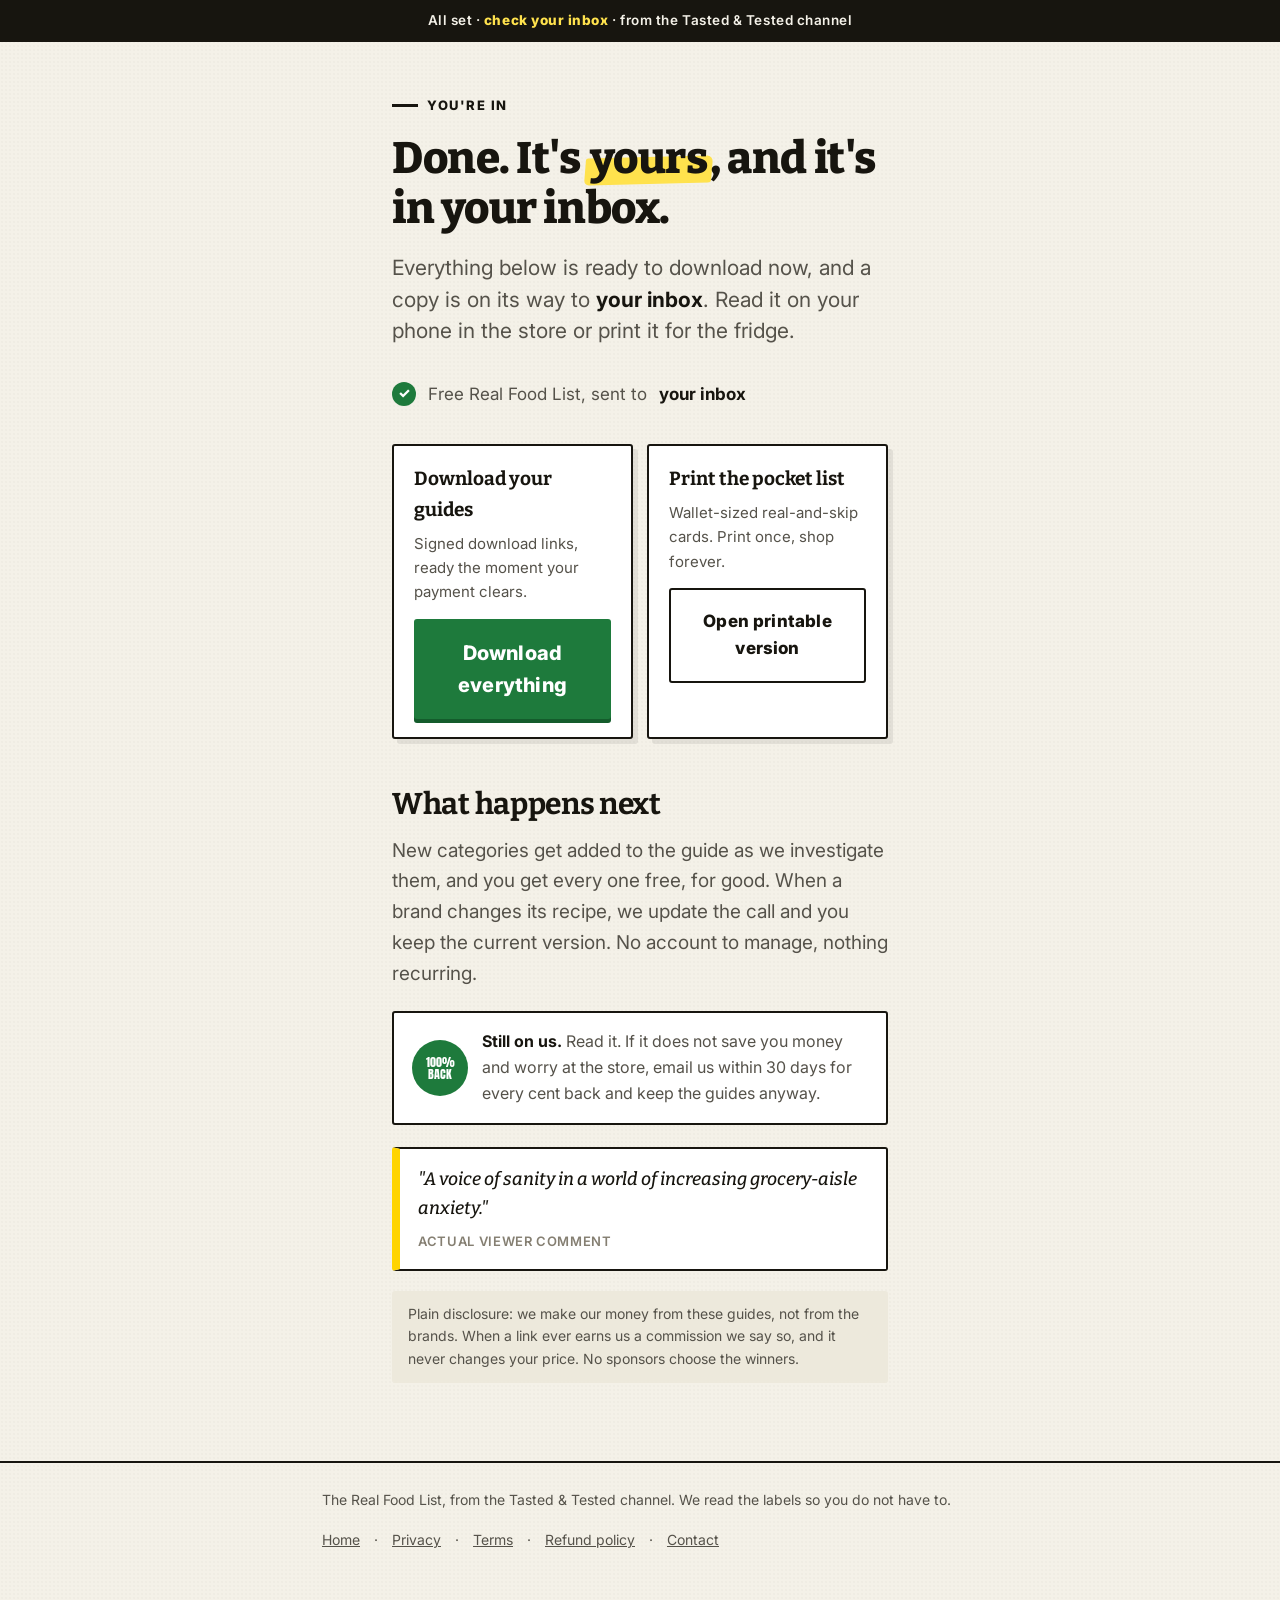
<file: success.html>
<!doctype html>
<html lang="en">
<head>
<meta charset="utf-8">
<meta name="viewport" content="width=device-width, initial-scale=1">
<title>You're all set: everything you got, in one place</title>
<meta name="description" content="Your Real Food List and guides are ready. Downloads and inbox copy, plus what happens next.">
<link rel="icon" href="assets/favicon.svg" type="image/svg+xml">
<link rel="stylesheet" href="assets/styles.css">
</head>
<body>

<div class="topbar">All set · <b>check your inbox</b> · from the Tasted &amp; Tested channel</div>

<main class="hero">
  <div class="wrap narrow">
    <p class="eyebrow">You're in</p>
    <h1>Done. It's <mark>yours</mark>, and it's in your inbox.</h1>
    <p class="lede">Everything below is ready to download now, and a copy is on its way to
      <strong id="success-email">your inbox</strong>. Read it on your phone in the store or print it for the fridge.</p>

    <!-- Populated by funnel.js from what the visitor actually bought. -->
    <ul class="deliver" id="success-summary">
      <li><span class="ok">✓</span> Your free Real Food List is on its way to your inbox. <a href="list.html">Or read it right now</a>.</li>
    </ul>

    <div class="dlgrid">
      <div class="dlcard">
        <p class="dlt">Download your guides</p>
        <p class="dld">Signed download links, ready the moment your payment clears.</p>
        <a class="btn" href="#" data-download>Download everything</a>
      </div>
      <div class="dlcard">
        <p class="dlt">Print the pocket list</p>
        <p class="dld">Wallet-sized real-and-skip cards. Print once, shop forever.</p>
        <a class="btn ghost" href="#" data-print>Open printable version</a>
      </div>
    </div>

    <h2>What happens next</h2>
    <p>New categories get added to the guide as we investigate them, and you get every one free, for good. When a brand changes its recipe, we update the call and you keep the current version. No account to manage, nothing recurring.</p>

    <div class="guarantee">
      <span class="seal">100%<br>BACK</span>
      <span><strong>Still on us.</strong> Read it. If it does not save you money and worry at the store, email us within 30 days for every cent back and keep the guides anyway.</span>
    </div>

    <div class="proof">
      "A voice of sanity in a world of increasing grocery-aisle anxiety."
      <div class="who">actual viewer comment</div>
    </div>

    <div class="disclosure">Plain disclosure: we make our money from these guides, not from the brands. When a link ever earns us a commission we say so, and it never changes your price. No sponsors choose the winners.</div>
  </div>
</main>

<footer>
  <div class="wrap">
    <p>The Real Food List, from the Tasted &amp; Tested channel. We read the labels so you do not have to.</p>
    <p class="footlinks"><a href="index.html">Home</a> · <a href="privacy.html">Privacy</a> · <a href="terms.html">Terms</a> · <a href="refund.html">Refund policy</a> · <a href="contact.html">Contact</a></p>
  </div>
</footer>

<script src="assets/funnel.js"></script>
</body>
</html>
</file>
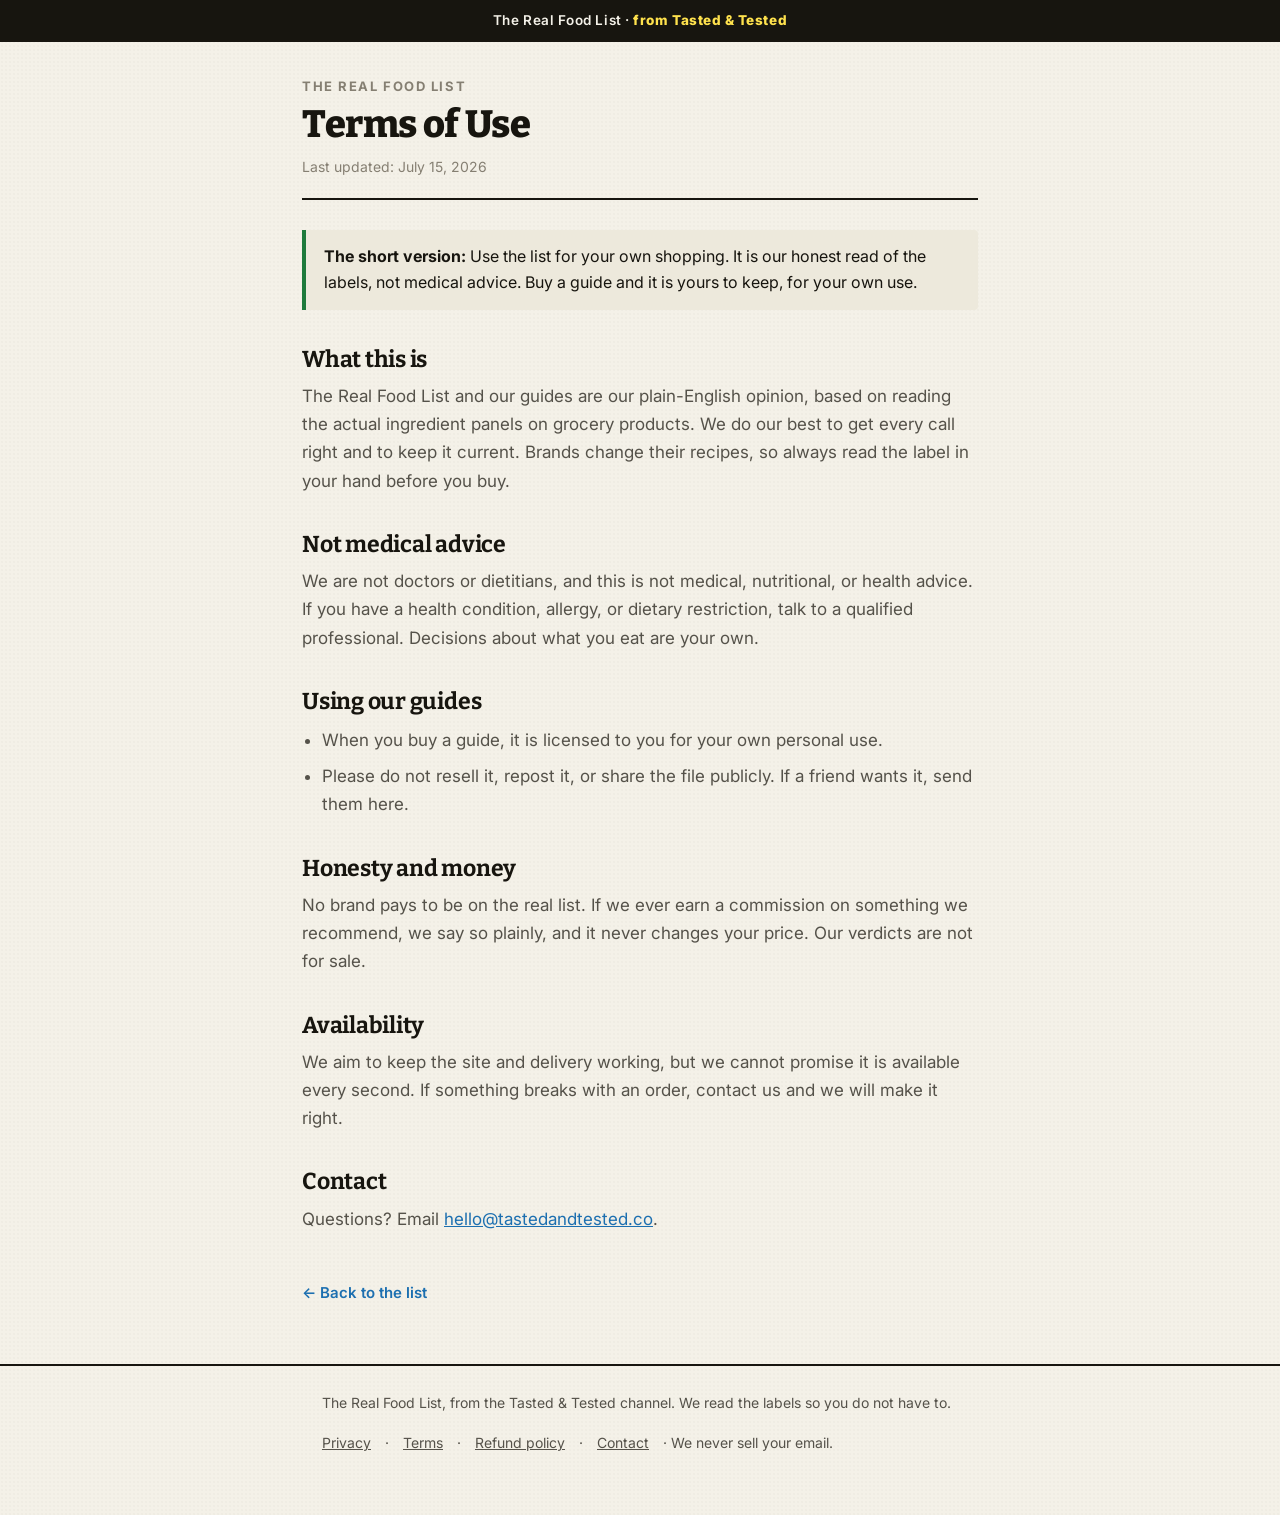
<file: terms.html>
<!doctype html>
<html lang="en">
<head>
<meta charset="utf-8">
<meta name="viewport" content="width=device-width, initial-scale=1">
<title>Terms of Use · The Real Food List</title>
<meta name="description" content="The simple terms for using The Real Food List and its guides, from the Tasted & Tested channel.">
<meta name="robots" content="index,follow">
<link rel="icon" href="assets/favicon.svg" type="image/svg+xml">
<link rel="stylesheet" href="assets/styles.css">
</head>
<body>

<div class="topbar">The Real Food List · <b>from Tasted &amp; Tested</b></div>

<main class="wrap doc">
  <p class="kicker">The Real Food List</p>
  <h1>Terms of Use</h1>
  <p class="updated">Last updated: July 15, 2026</p>

  <div class="plain"><b>The short version:</b> Use the list for your own shopping. It is our honest read of the labels, not medical advice. Buy a guide and it is yours to keep, for your own use.</div>

  <h2>What this is</h2>
  <p>The Real Food List and our guides are our plain-English opinion, based on reading the actual ingredient panels on grocery products. We do our best to get every call right and to keep it current. Brands change their recipes, so always read the label in your hand before you buy.</p>

  <h2>Not medical advice</h2>
  <p>We are not doctors or dietitians, and this is not medical, nutritional, or health advice. If you have a health condition, allergy, or dietary restriction, talk to a qualified professional. Decisions about what you eat are your own.</p>

  <h2>Using our guides</h2>
  <ul>
    <li>When you buy a guide, it is licensed to you for your own personal use.</li>
    <li>Please do not resell it, repost it, or share the file publicly. If a friend wants it, send them here.</li>
  </ul>

  <h2>Honesty and money</h2>
  <p>No brand pays to be on the real list. If we ever earn a commission on something we recommend, we say so plainly, and it never changes your price. Our verdicts are not for sale.</p>

  <h2>Availability</h2>
  <p>We aim to keep the site and delivery working, but we cannot promise it is available every second. If something breaks with an order, contact us and we will make it right.</p>

  <h2>Contact</h2>
  <p>Questions? Email <a href="mailto:hello@tastedandtested.co">hello@tastedandtested.co</a>.</p>

  <a class="backlink" href="index.html">&larr; Back to the list</a>
</main>

<footer>
  <div class="wrap">
    <p>The Real Food List, from the Tasted &amp; Tested channel. We read the labels so you do not have to.</p>
    <p class="footlinks">
      <a href="privacy.html">Privacy</a> ·
      <a href="terms.html">Terms</a> ·
      <a href="refund.html">Refund policy</a> ·
      <a href="contact.html">Contact</a> · We never sell your email.
    </p>
  </div>
</footer>

</body>
</html>
</file>
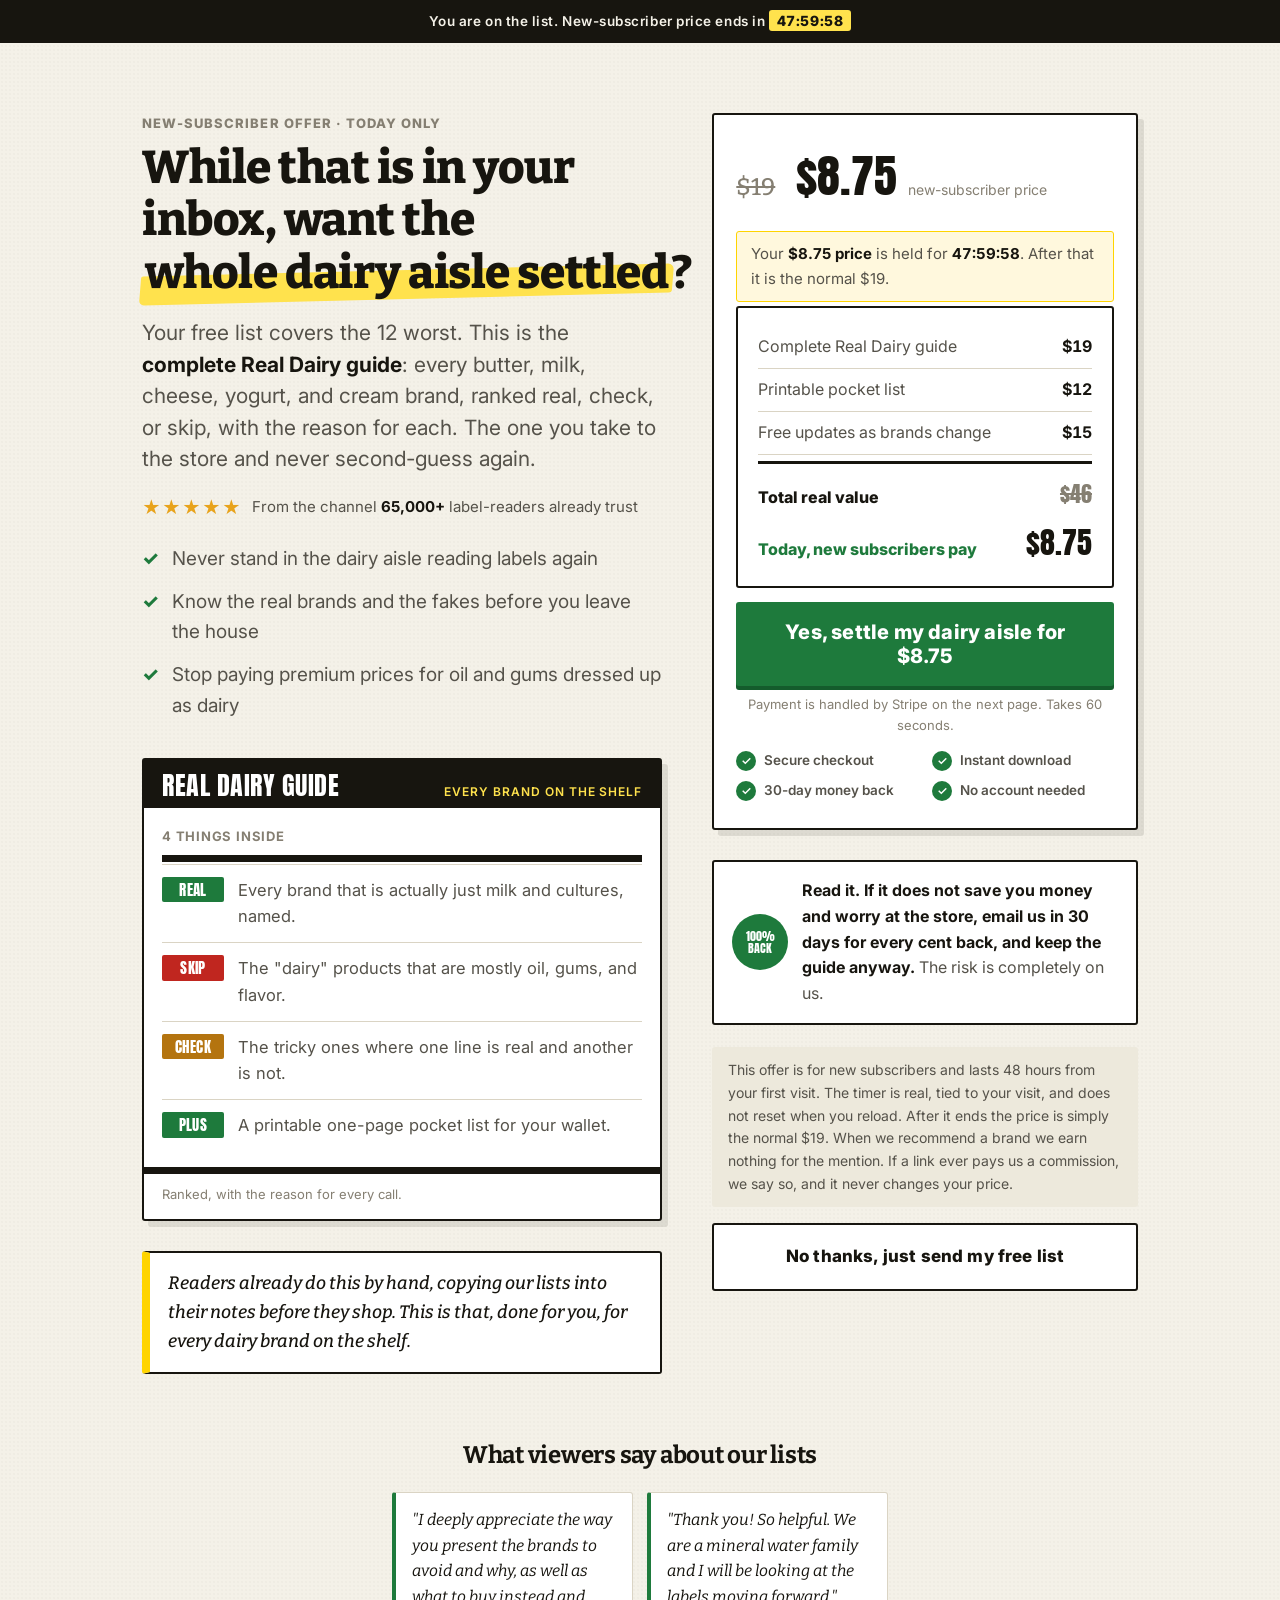
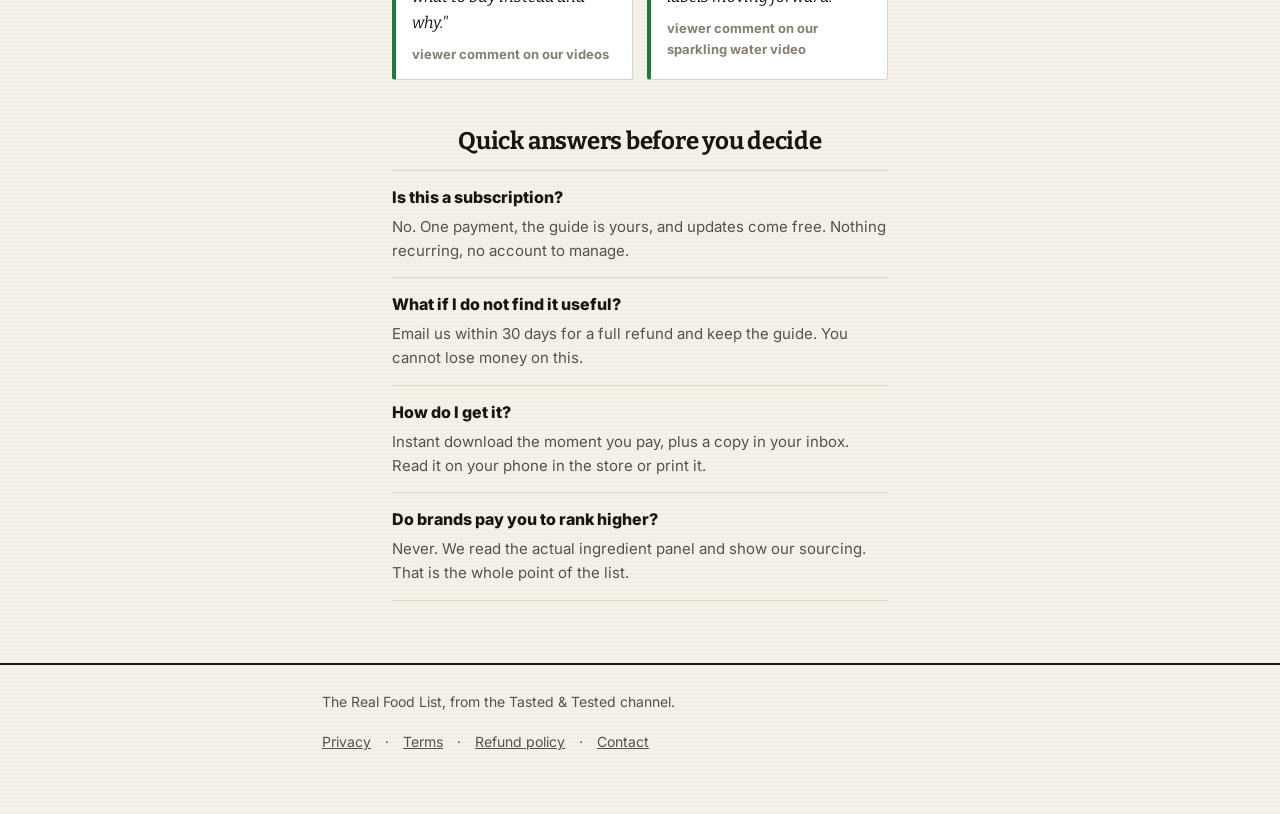
<file: thank-you.html>
<!doctype html>
<html lang="en">
<head>
<meta charset="utf-8">
<meta name="viewport" content="width=device-width, initial-scale=1">
<title>You are in. Check your inbox (one thing first)</title>
<meta name="description" content="Your free list is on its way. One special offer for new subscribers only.">
<link rel="icon" href="assets/favicon.svg" type="image/svg+xml">
<link rel="stylesheet" href="assets/styles.css">
</head>
<body>

<div class="topbar countbar" id="countbar">
  You are on the list. New-subscriber price ends in <b id="cd">48:00:00</b>
</div>

<main class="hero">
  <!-- DESKTOP: pitch left, buy-box right (sticky). Stacks on mobile. -->
  <div class="wrap-wide split">
    <div class="pitch">
      <p class="step">New-subscriber offer · today only</p>
      <h1>While that is in your inbox, want the <mark>whole dairy aisle settled</mark>?</h1>
      <p class="lede">Your free list covers the 12 worst. This is the <strong>complete Real Dairy guide</strong>: every butter, milk, cheese, yogurt, and cream brand, ranked real, check, or skip, with the reason for each. The one you take to the store and never second-guess again.</p>

      <!-- SOCIAL PROOF: real channel numbers only. -->
      <div class="rating">
        <span class="stars">★★★★★</span>
        <span>From the channel <b>65,000+</b> label-readers already trust</span>
      </div>

      <ul class="outcomes" style="list-style:none;padding:0;margin:0 0 8px">
        <li style="padding:6px 0 6px 30px;position:relative;color:var(--ink-2)"><span style="position:absolute;left:0;color:var(--real);font-weight:800">✓</span> Never stand in the dairy aisle reading labels again</li>
        <li style="padding:6px 0 6px 30px;position:relative;color:var(--ink-2)"><span style="position:absolute;left:0;color:var(--real);font-weight:800">✓</span> Know the real brands and the fakes before you leave the house</li>
        <li style="padding:6px 0 6px 30px;position:relative;color:var(--ink-2)"><span style="position:absolute;left:0;color:var(--real);font-weight:800">✓</span> Stop paying premium prices for oil and gums dressed up as dairy</li>
      </ul>

      <div class="verdict">
        <div class="masthead">Real Dairy Guide <span class="sub">EVERY BRAND ON THE SHELF</span></div>
        <div class="panel-body">
          <div class="serving">4 things inside</div>
          <div class="vrow"><span class="tag real">REAL</span><span class="why">Every brand that is actually just milk and cultures, named.</span></div>
          <div class="vrow"><span class="tag skip">SKIP</span><span class="why">The "dairy" products that are mostly oil, gums, and flavor.</span></div>
          <div class="vrow"><span class="tag care">CHECK</span><span class="why">The tricky ones where one line is real and another is not.</span></div>
          <div class="vrow"><span class="tag real">PLUS</span><span class="why">A printable one-page pocket list for your wallet.</span></div>
        </div>
        <div class="foot">Ranked, with the reason for every call.</div>
      </div>

      <div class="proof">
        Readers already do this by hand, copying our lists into their notes before they shop.
        This is that, done for you, for every dairy brand on the shelf.
      </div>
    </div>

    <div class="buybox">
      <!-- LOW TIER / TRIPWIRE CHECKOUT: on-site (Stripe). First-dollar conversion. -->
      <form class="optin" action="#" method="post" onsubmit="return false" aria-label="Get the Real Dairy guide">
        <p class="price"><s>$19</s> $8.75 <span class="subnote" style="display:inline">new-subscriber price</span></p>
        <p class="countline">Your <strong>$8.75 price</strong> is held for <b id="cd2">48:00:00</b>. After that it is the normal $19.</p>

        <!-- VALUE STACK: real component prices. Confirm each price is one you genuinely sell at. -->
        <div class="stack" aria-label="what is included">
          <div class="srow"><span>Complete Real Dairy guide</span><span class="v">$19</span></div>
          <div class="srow"><span>Printable pocket list</span><span class="v">$12</span></div>
          <div class="srow"><span>Free updates as brands change</span><span class="v">$15</span></div>
          <div class="total"><span class="lbl">Total real value</span><span class="amt">$46</span></div>
          <div class="youpay"><span class="lbl">Today, new subscribers pay</span><span class="amt">$8.75</span></div>
        </div>


        <button class="btn" type="submit" data-buy="tripwire">Yes, settle my dairy aisle for $8.75</button>
        <p class="microcopy">Payment is handled by Stripe on the next page. Takes 60 seconds.</p>

        <div class="badges">
          <span class="bdg"><span class="ic">✓</span> Secure checkout</span>
          <span class="bdg"><span class="ic">✓</span> Instant download</span>
          <span class="bdg"><span class="ic">✓</span> 30-day money back</span>
          <span class="bdg"><span class="ic">✓</span> No account needed</span>
        </div>
      </form>

      <div class="guarantee">
        <span class="seal">100%<br>BACK</span>
        <span><strong>Read it. If it does not save you money and worry at the store, email us in 30 days for every cent back, and keep the guide anyway.</strong> The risk is completely on us.</span>
      </div>

      <div class="disclosure">This offer is for new subscribers and lasts 48 hours from your first visit. The timer is real, tied to your visit, and does not reset when you reload. After it ends the price is simply the normal $19. When we recommend a brand we earn nothing for the mention. If a link ever pays us a commission, we say so, and it never changes your price.</div>

      <a class="btn ghost" href="#" data-skip="tripwire" style="margin-top:8px">No thanks, just send my free list</a>
    </div>
  </div>

  <div class="wrap narrow">
    <!-- REAL viewer comments from the channel's videos. -->
    <h2 style="text-align:center;font-size:24px">What viewers say about our lists</h2>
    <div class="testis">
      <div class="testi">"I deeply appreciate the way you present the brands to avoid and why, as well as what to buy instead and why."<div class="name">viewer comment on our videos</div></div>
      <div class="testi">"Thank you! So helpful. We are a mineral water family and I will be looking at the labels moving forward."<div class="name">viewer comment on our sparkling water video</div></div>
    </div>

    <h2 style="text-align:center;font-size:24px">Quick answers before you decide</h2>
    <div class="faqs">
      <div class="faq"><p class="q">Is this a subscription?</p><p class="a">No. One payment, the guide is yours, and updates come free. Nothing recurring, no account to manage.</p></div>
      <div class="faq"><p class="q">What if I do not find it useful?</p><p class="a">Email us within 30 days for a full refund and keep the guide. You cannot lose money on this.</p></div>
      <div class="faq"><p class="q">How do I get it?</p><p class="a">Instant download the moment you pay, plus a copy in your inbox. Read it on your phone in the store or print it.</p></div>
      <div class="faq"><p class="q">Do brands pay you to rank higher?</p><p class="a">Never. We read the actual ingredient panel and show our sourcing. That is the whole point of the list.</p></div>
    </div>
  </div>
</main>

<footer>
  <div class="wrap">
    <p>The Real Food List, from the Tasted &amp; Tested channel.</p>
    <p class="footlinks"><a href="privacy.html">Privacy</a> · <a href="terms.html">Terms</a> · <a href="refund.html">Refund policy</a> · <a href="contact.html">Contact</a></p>
  </div>
</footer>

<script>
/* Honest 48h countdown: anchored to the visitor's FIRST visit (localStorage),
   so it persists across reloads and never fakes-resets. When it expires the
   page tells the truth and drops back to the normal price. */
(function(){
  var WINDOW_MS = 48 * 60 * 60 * 1000;
  var KEY = 'tt_offer_start_v1';
  var start = parseInt(localStorage.getItem(KEY), 10);
  if (!start || isNaN(start)) { start = Date.now(); localStorage.setItem(KEY, start); }
  var deadline = start + WINDOW_MS;

  var els = ['cd','cd2'].map(function(id){ return document.getElementById(id); });
  function pad(n){ return (n < 10 ? '0' : '') + n; }

  function expire(){
    var bar = document.getElementById('countbar');
    if (bar){ bar.classList.add('ended'); bar.innerHTML = 'The 48-hour new-subscriber price has ended. This is now the standard $19.'; }
    var line = document.querySelector('.countline');
    if (line){ line.innerHTML = 'The new-subscriber window has ended. This is the standard price.'; }
  }

  function tick(){
    var left = deadline - Date.now();
    if (left <= 0){ expire(); return; }
    var h = Math.floor(left / 3600000);
    var m = Math.floor((left % 3600000) / 60000);
    var s = Math.floor((left % 60000) / 1000);
    var txt = pad(h) + ':' + pad(m) + ':' + pad(s);
    els.forEach(function(e){ if (e) e.textContent = txt; });
    setTimeout(tick, 1000);
  }
  tick();
})();
</script>
<script src="assets/funnel.js"></script>
</body>
</html>
</file>
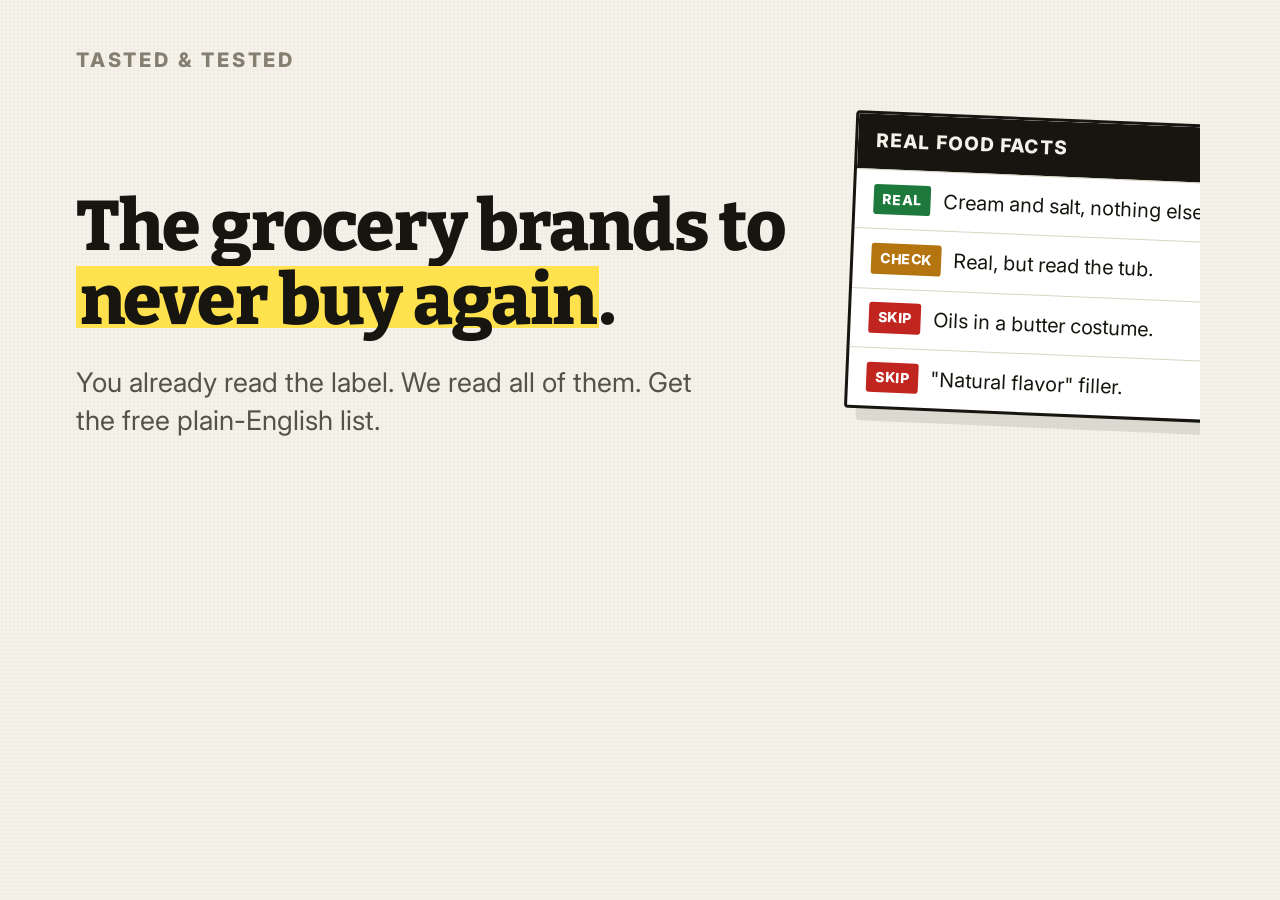
<file: assets/og-card.html>
<!doctype html>
<html lang="en">
<head>
<meta charset="utf-8">
<link rel="stylesheet" href="styles.css">
<style>
  html,body{margin:0}
  .og{width:1200px;height:630px;background:var(--stock);position:relative;overflow:hidden;
    display:flex;flex-direction:column;justify-content:center;padding:0 76px;box-sizing:border-box;
    background-image:radial-gradient(rgba(23,21,15,0.022) 1px,transparent 1.4px);background-size:4px 4px;}
  .og .brand{position:absolute;top:44px;left:76px;font-family:var(--sans);font-size:20px;font-weight:800;
    letter-spacing:.14em;text-transform:uppercase;color:var(--ink-3);}
  .og h1{font-family:var(--serif);font-weight:800;font-size:70px;line-height:1.06;color:var(--ink);
    letter-spacing:-0.015em;max-width:760px;margin:0 0 26px;}
  .og p{font-family:var(--sans);font-size:27px;line-height:1.4;color:var(--ink-2);max-width:640px;margin:0;}
  .og .panel{position:absolute;right:-40px;top:118px;width:390px;background:#fff;border:3px solid var(--ink);
    border-radius:4px;box-shadow:12px 12px 0 rgba(23,21,15,0.10);transform:rotate(2.4deg);padding:0;overflow:hidden;}
  .og .pmast{background:var(--ink);color:var(--stock);font-family:var(--sans);font-weight:800;
    font-size:19px;letter-spacing:.06em;padding:12px 18px;text-transform:uppercase;}
  .og .prow{display:flex;gap:12px;align-items:center;padding:13px 18px;border-top:1px solid var(--hair);
    font-family:var(--sans);font-size:20px;color:var(--ink);}
  .og .t{flex:none;font-family:var(--sans);font-weight:800;font-size:14px;color:#fff;border-radius:3px;
    padding:4px 9px;letter-spacing:.04em;}
  .og .real{background:var(--real)} .og .skip{background:var(--skip)} .og .care{background:var(--check)}
  .og mark{background:linear-gradient(transparent 8%, var(--mark) 8% 82%, transparent 82%);
    color:var(--ink);padding:0 .05em;border-radius:3px;}
  .og mark::before{display:none}
</style>
</head>
<body>
<div class="og">
  <div class="brand">Tasted &amp; Tested</div>
  <h1>The grocery brands to <mark>never buy again</mark>.</h1>
  <p>You already read the label. We read all of them. Get the free plain-English list.</p>
  <div class="panel">
    <div class="pmast">Real Food Facts</div>
    <div class="prow"><span class="t real">REAL</span> Cream and salt, nothing else.</div>
    <div class="prow"><span class="t care">CHECK</span> Real, but read the tub.</div>
    <div class="prow"><span class="t skip">SKIP</span> Oils in a butter costume.</div>
    <div class="prow"><span class="t skip">SKIP</span> "Natural flavor" filler.</div>
  </div>
</div>
</body>
</html>
</file>
<file: assets/styles.css>
/* The Real Food List — "The Panel" design system
   Subject world: the grocery ingredient label. Signature = a real
   nutrition-facts-style verdict panel + a hand-highlighter swipe on key words.
   Audience: US, 55+, skeptical. Floors: body >=18px, contrast >=4.5:1,
   tap targets >=48px. Warm, plain, trustworthy. No gradients, no slop. */

@import url('https://fonts.googleapis.com/css2?family=Anton&family=Bitter:ital,wght@0,500;0,600;0,700;0,800;1,500&family=Inter:wght@400;500;600;700;800&display=swap');

:root {
  --stock:    #F4F1E8;   /* label / packaging stock */
  --stock-2:  #EDE9DC;   /* recessed panel */
  --card:     #FFFFFF;
  --ink:      #17150F;   /* label black */
  --ink-2:    #55524A;
  --ink-3:    #857F72;
  --rule:     #17150F;   /* heavy label rule */
  --hair:     #DAD4C4;   /* soft divider */
  --real:     #1E7A3C;
  --real-dk:  #145C2C;
  --skip:     #C0261F;
  --check:    #B4740F;
  --mark:     #FFE24D;   /* highlighter — the signature accent */
  --mark-dp:  #FFD400;
  --focus:    #1C6FB0;
  --maxw:     680px;

  --anton: "Anton", "Arial Narrow", sans-serif;
  --serif: "Bitter", Georgia, "Times New Roman", serif;
  --sans:  "Inter", -apple-system, "Segoe UI", Roboto, Arial, sans-serif;
}

* { box-sizing: border-box; }
html { -webkit-text-size-adjust: 100%; }
body {
  margin: 0;
  background: var(--stock);
  color: var(--ink);
  font-family: var(--sans);
  font-size: 19px;
  line-height: 1.62;
  /* faint paper grain so the stock reads like packaging, not a flat swatch */
  background-image:
    radial-gradient(rgba(23,21,15,0.020) 1px, transparent 1.4px);
  background-size: 4px 4px;
}
img { max-width: 100%; display: block; }
::selection { background: var(--mark); color: var(--ink); }

.wrap { max-width: var(--maxw); margin: 0 auto; padding: 0 22px; }
.narrow { max-width: 540px; }
.wrap-wide { max-width: 1040px; margin: 0 auto; padding: 0 22px; }

h1, h2, h3 { font-family: var(--serif); line-height: 1.14; color: var(--ink);
  letter-spacing: -0.01em; margin: 0; }
h1 { font-size: 44px; font-weight: 800; margin: 0 0 18px; }
h2 { font-size: 30px; font-weight: 700; margin: 48px 0 14px; }
h3 { font-size: 22px; font-weight: 700; margin: 26px 0 10px; }
p  { margin: 0 0 18px; color: var(--ink-2); }
strong, b { color: var(--ink); font-weight: 700; }
@media (max-width: 560px){ h1{font-size:34px;} h2{font-size:25px;} body{font-size:18px;} }

/* highlighter swipe — the signature. Wrap key words in <mark>. */
mark, .hl {
  background: transparent;
  color: var(--ink);
  padding: 0 .06em;
  position: relative;
  white-space: nowrap;
}
mark::before, .hl::before {
  content: "";
  position: absolute;
  left: -0.04em; right: -0.04em; bottom: 0.02em;
  height: 0.62em; z-index: -1;
  background: var(--mark);
  transform: rotate(-1.4deg) skewX(-6deg);
  border-radius: 2px 6px 3px 5px;   /* irregular = drawn by hand */
}

/* ---- masthead label bar ---- */
.topbar {
  background: var(--ink); color: var(--stock);
  font-family: var(--sans); font-size: 13.5px; font-weight: 600;
  text-align: center; padding: 10px 16px; letter-spacing: .04em;
}
.topbar b { color: var(--mark); font-weight: 800; }
.countbar b { font-variant-numeric: tabular-nums; letter-spacing: .04em;
  background: var(--mark); color: var(--ink); padding: 2px 8px; border-radius: 3px;
  font-size: 14px; }
.countbar.ended { background: var(--ink-2); }
.countbar.ended b { background: none; color: var(--stock); padding: 0; }
.countline { font-family: var(--sans); font-size: 15px; color: var(--ink-2);
  margin: 12px 0 4px; padding: 10px 14px; background: #fff8dd;
  border: 1px solid var(--mark-dp); border-radius: 3px; }
.countline b { font-variant-numeric: tabular-nums; color: var(--ink); }

/* ---- hero ---- */
.hero { padding: 44px 0 6px; }
/* two-column desktop fold; single column on mobile */
.hero-grid { display: block; }
.hero-copy .optin { margin-top: 26px; }
.hero-panel .verdict { margin: 26px 0 0; }
@media (min-width: 900px){
  .hero-grid {
    display: grid;
    grid-template-columns: minmax(0,1.05fr) minmax(0,0.95fr);
    gap: 52px; align-items: start;
    padding-top: 20px; padding-bottom: 10px;
  }
  .hero-panel { position: sticky; top: 28px; }
  .hero-panel .verdict { margin: 0; }
  .hero-copy h1 { font-size: 50px; }
}
.eyebrow {
  display:inline-flex; align-items:center; gap: 9px;
  font-family: var(--sans); font-size: 13px; font-weight: 800;
  text-transform: uppercase; letter-spacing: .12em; color: var(--ink);
  margin: 0 0 18px;
}
.eyebrow::before { content:""; width: 26px; height: 3px; background: var(--ink); display:block; }
.lede { font-size: 21px; line-height: 1.5; color: var(--ink-2); max-width: 34em; }

/* ---- THE VERDICT PANEL: built like a nutrition-facts label ---- */
.verdict {
  background: var(--card);
  border: 2.5px solid var(--rule);
  border-radius: 3px;
  padding: 0; margin: 30px 0;
  box-shadow: 6px 6px 0 rgba(23,21,15,0.10);
}
.verdict .masthead {
  background: var(--ink); color: #fff;
  font-family: var(--anton); font-size: 26px; letter-spacing: .02em;
  text-transform: uppercase; padding: 12px 18px 10px; line-height: 1;
  display:flex; align-items:baseline; justify-content:space-between; gap: 12px;
}
.verdict .masthead .sub { font-family: var(--sans); font-size: 12px; font-weight:600;
  letter-spacing: .08em; color: var(--mark); white-space:nowrap; }
.verdict .panel-body { padding: 6px 18px 16px; }
.verdict .serving {
  font-family: var(--sans); font-size: 13px; font-weight: 700; text-transform: uppercase;
  letter-spacing: .06em; color: var(--ink-3);
  border-bottom: 7px solid var(--ink); padding: 12px 0 8px; margin-bottom: 2px;
}
.vrow { display: flex; gap: 14px; align-items: baseline; padding: 12px 0;
  border-top: 1.5px solid var(--hair); }
.vrow:first-of-type { border-top: 0; }
.tag { flex: none; font-family: var(--anton); font-size: 15px; letter-spacing: .03em;
  width: 62px; padding: 3px 0; text-align: center; color:#fff; border-radius: 2px; line-height: 1.3; }
.tag.real { background: var(--real); }
.tag.skip { background: var(--skip); }
.tag.care { background: var(--check); }
.vrow .name { color: var(--ink); font-weight: 700; }
.vrow .why  { color: var(--ink-2); font-size: 16.5px; }
.needverify { color: var(--ink-3); font-style: italic; font-size: 14px; }
.verdict .foot { border-top: 7px solid var(--ink); font-family: var(--sans);
  font-size: 13px; color: var(--ink-3); padding: 10px 18px 14px; }

/* ---- opt-in / CTA ---- */
.optin {
  background: var(--card); border: 2.5px solid var(--ink);
  border-radius: 3px; padding: 24px 22px; margin: 30px 0;
  box-shadow: 6px 6px 0 rgba(23,21,15,0.10);
}
label { display: block; font-family: var(--sans); font-weight: 700;
  font-size: 16px; margin: 0 0 9px; color: var(--ink); line-height: 1.4; }
input[type=email], input[type=text] {
  width: 100%; font-size: 20px; padding: 15px 16px;
  border: 2px solid var(--ink); border-radius: 3px; background: #fff;
  color: var(--ink); font-family: var(--sans);
}
input::placeholder { color: #a49e8f; }
input:focus { outline: 3px solid var(--focus); outline-offset: 1px; }

.btn {
  display: block; width: 100%; text-align: center; cursor: pointer;
  background: var(--real); color: #fff; border: 0; border-radius: 3px;
  font-family: var(--sans); font-weight: 800; font-size: 20px;
  padding: 18px 20px; margin: 14px 0 0; min-height: 58px;
  text-decoration: none; letter-spacing: .01em;
  box-shadow: 0 4px 0 var(--real-dk); transition: transform .04s;
}
.btn:hover { background: var(--real-dk); }
.btn:active { transform: translateY(3px); box-shadow: 0 1px 0 var(--real-dk); }
.btn.dark { background: var(--ink); box-shadow: 0 4px 0 #000; }
.btn.dark:hover { background: #000; }
.btn.ghost { background: #fff; color: var(--ink); border: 2px solid var(--ink);
  box-shadow: none; font-size: 17px; }
.subnote { font-family: var(--sans); font-size: 14px; color: var(--ink-3);
  text-align: center; margin: 12px 0 0; }

/* ---- trust strip ---- */
.trust { display: flex; flex-wrap: wrap; gap: 8px 14px; align-items: center;
  font-family: var(--sans); font-size: 14px; color: var(--ink-2);
  padding: 18px 0; border-top: 2px solid var(--ink); border-bottom: 2px solid var(--ink);
  margin: 22px 0; }
.trust .chip { display:inline-flex; align-items:center; gap:7px; }
.trust b { color: var(--ink); font-weight: 800; }
.trust .dot { width:5px; height:5px; border-radius:50%; background:var(--ink-3); }
.proof { background:#fff; border:2px solid var(--ink); border-left: 8px solid var(--mark-dp);
  border-radius: 3px; padding: 16px 18px; margin: 20px 0; font-size: 18px;
  font-family: var(--serif); font-style: italic; font-weight: 500; color: var(--ink); }
.proof .who { font-family: var(--sans); font-style: normal; font-size: 13px; font-weight:600;
  text-transform: uppercase; letter-spacing:.05em; color:var(--ink-3); margin-top:8px; }

/* ---- split desktop layout (pitch left, buy-box / side right) ---- */
.split { display: block; }
.split .buybox .optin { margin-top: 0; }
@media (min-width: 900px){
  .split {
    display: grid;
    grid-template-columns: minmax(0,1.1fr) minmax(0,0.9fr);
    gap: 50px; align-items: start; padding-top: 26px;
  }
  .split.split-top { align-items: center; }
  .split .buybox { position: sticky; top: 24px; }
  .split .pitch h1 { font-size: 46px; }
}

/* ---- social proof: stars + count ---- */
.rating { display:flex; align-items:center; gap:10px; flex-wrap:wrap; margin: 4px 0 16px;
  font-family: var(--sans); font-size: 15px; color: var(--ink-2); }
.stars { color: #E8A31C; font-size: 18px; letter-spacing: 1px; }
.rating b { color: var(--ink); }

/* ---- value stack ---- */
.stack { background:#fff; border:2px solid var(--ink); border-radius:3px; padding: 18px 20px; margin: 0 0 4px; }
.stack .srow { display:flex; justify-content:space-between; gap:14px; padding:8px 0;
  border-bottom:1px solid var(--hair); font-family:var(--sans); font-size:16px; color:var(--ink-2); }
.stack .srow:last-of-type { border-bottom:0; }
.stack .srow .v { font-weight:700; color:var(--ink); white-space:nowrap; font-variant-numeric:tabular-nums; }
.stack .srow .v s { color:var(--ink-3); font-weight:400; }
.stack .total { display:flex; justify-content:space-between; align-items:baseline; gap:14px;
  border-top:3px solid var(--ink); margin-top:6px; padding-top:12px; font-family:var(--sans); }
.stack .total .lbl { font-weight:800; color:var(--ink); font-size:16px; }
.stack .total .amt { font-family:var(--anton); font-size:22px; color:var(--ink-3); text-decoration:line-through; }
.stack .youpay { display:flex; justify-content:space-between; align-items:baseline; gap:14px; margin-top:8px; }
.stack .youpay .lbl { font-family:var(--sans); font-weight:800; font-size:16px; color:var(--real); }
.stack .youpay .amt { font-family:var(--anton); font-size:30px; color:var(--ink); }

/* ---- trust badges ---- */
.badges { display:grid; grid-template-columns:repeat(2,1fr); gap:8px 14px; margin:14px 0 2px; }
.badges .bdg { display:flex; align-items:center; gap:8px; font-family:var(--sans);
  font-size:13.5px; color:var(--ink-2); font-weight:600; }
.badges .bdg .ic { flex:none; width:20px; height:20px; border-radius:50%; background:var(--real);
  color:#fff; font-size:12px; display:flex; align-items:center; justify-content:center; }
.microcopy { text-align:center; font-family:var(--sans); font-size:13px; color:var(--ink-3); margin:8px 0 0; }

/* ---- testimonials ---- */
.testis { display:grid; gap:14px; margin:22px 0; }
@media (min-width:720px){ .testis { grid-template-columns:1fr 1fr; } }
.testi { background:#fff; border:1px solid var(--hair); border-left:4px solid var(--real);
  border-radius:3px; padding:14px 16px; font-family:var(--serif); font-style:italic; font-size:16px; color:var(--ink); }
.testi .name { font-family:var(--sans); font-style:normal; font-weight:700; font-size:13px;
  color:var(--ink-3); margin-top:8px; }
.testi .st { color:#E8A31C; font-style:normal; font-size:13px; }

/* ---- FAQ / objection killers ---- */
.faqs { margin: 8px 0 0; }
.faq { border-top:1px solid var(--hair); padding:14px 0; }
.faq:last-child { border-bottom:1px solid var(--hair); }
.faq .q { font-family:var(--sans); font-weight:800; font-size:16px; color:var(--ink); margin:0 0 4px; }
.faq .a { font-family:var(--sans); font-size:15px; color:var(--ink-2); margin:0; }

/* ---- checkout / product ---- */
.price { font-family: var(--anton); font-size: 46px; color: var(--ink); }
.price s { color:var(--ink-3); font-family: var(--serif); font-size: 24px; font-weight: 500; margin-right: 10px; }
.bump { background: var(--stock-2); border: 2px dashed var(--ink); border-radius: 3px;
  padding: 16px 18px; margin: 18px 0; display:flex; gap:12px; align-items:flex-start; }
.bump input { width: 24px; height: 24px; margin-top: 3px; flex:none; accent-color: var(--real); }
.bump label { font-weight: 700; margin:0; }
.bump .b-sub { font-weight: 400; color: var(--ink-2); font-size: 16px; }
.guarantee { display:flex; gap:14px; align-items:center; background:#fff;
  border:2px solid var(--ink); border-radius:3px; padding:16px 18px; margin:22px 0;
  font-size: 16px; color: var(--ink-2); }
.guarantee .seal { flex:none; width:56px; height:56px; border-radius:50%;
  background: var(--real); color:#fff; font-family:var(--anton); font-size:12px;
  display:flex; align-items:center; justify-content:center; text-align:center; line-height:1.05;}
.step { font-family: var(--sans); font-size: 13px; letter-spacing:.08em;
  text-transform: uppercase; color: var(--ink-3); font-weight:800; margin: 0 0 8px; }

/* ---- 3-tier value ladder (styled as three label cards) ---- */
.ladder { display: grid; grid-template-columns: 1fr; gap: 18px; margin: 26px 0; }
.tier { background:#fff; border:2.5px solid var(--ink); border-radius:3px; padding:22px 22px 24px;
  box-shadow: 5px 5px 0 rgba(23,21,15,0.08); position: relative; }
.tier.best { box-shadow: 6px 6px 0 var(--mark-dp); }
.tier .rank { font-family:var(--anton); font-size:14px; letter-spacing:.04em;
  text-transform:uppercase; color:var(--ink-3); margin:0 0 6px; }
.tier.best .rank { color: var(--real); }
.tier .tname { font-family:var(--serif); font-weight:700; font-size:23px; color:var(--ink); margin:0 0 4px; }
.tier .tprice { font-family:var(--anton); font-size:36px; color:var(--ink); margin:8px 0 14px; }
.tier .tprice s { font-family:var(--serif); font-size:19px; color:var(--ink-3); font-weight:500; margin-right:8px; }
.tier ul { list-style:none; padding:0; margin:0 0 18px; }
.tier li { font-family:var(--sans); font-size:16px; color:var(--ink-2); padding:7px 0 7px 28px;
  position:relative; line-height:1.4; }
.tier li:before { content:"✓"; color:var(--real); font-weight:800; position:absolute; left:2px; top:6px; }
.tier .badge { display:inline-block; background:var(--ink); color:var(--mark); font-family:var(--sans);
  font-size:12px; font-weight:800; letter-spacing:.06em; text-transform:uppercase;
  padding:4px 11px; border-radius:2px; margin-bottom:12px; }
@media (min-width: 720px){ .ladder { grid-template-columns: repeat(3,1fr); align-items:start; } }

footer { border-top: 2px solid var(--ink); margin-top: 56px; padding: 26px 0 60px;
  font-family: var(--sans); font-size: 14px; color: var(--ink-3); }
footer a { color: var(--ink-2); }
.disclosure { font-size: 14px; color:var(--ink-2); font-family:var(--sans);
  background:var(--stock-2); border-radius:3px; padding:12px 16px; margin: 16px 0; }
.dev-flag { font-family:var(--sans); font-size:13px; color:var(--skip); background:#fff;
  border:1px dashed var(--skip); border-radius:3px; padding:8px 12px; margin:10px 0; }

/* ---- one-click upsell banner ---- */
.oneclick { background:#fff8dd; border:2px solid var(--mark-dp); border-radius:3px;
  padding:14px 18px; margin:22px 0 6px; font-family:var(--sans); font-size:16px;
  color:var(--ink); line-height:1.5; }
.oneclick b { color:var(--ink); }

/* ---- success / delivery ---- */
.deliver { list-style:none; padding:0; margin:22px 0; }
.deliver li { display:flex; gap:12px; align-items:flex-start; padding:12px 0;
  border-top:1px solid var(--hair); font-family:var(--sans); font-size:17px; color:var(--ink-2); }
.deliver li:first-child { border-top:0; }
.deliver .ok { flex:none; width:24px; height:24px; border-radius:50%; background:var(--real);
  color:#fff; font-size:14px; font-weight:800; display:flex; align-items:center; justify-content:center; margin-top:1px; }
.deliver strong { color:var(--ink); }
.dlgrid { display:grid; gap:14px; margin:24px 0; }
@media (min-width:640px){ .dlgrid { grid-template-columns:1fr 1fr; } }
.dlcard { background:#fff; border:2px solid var(--ink); border-radius:3px; padding:18px 20px;
  box-shadow:5px 5px 0 rgba(23,21,15,0.08); }
.dlcard .dlt { font-family:var(--serif); font-weight:700; font-size:19px; color:var(--ink); margin:0 0 6px; }
.dlcard .dld { font-family:var(--sans); font-size:15px; color:var(--ink-2); margin:0 0 12px; }

@media (prefers-reduced-motion: reduce){ * { transition: none !important; } }

/* ---- legal / doc pages (privacy, terms, refund, contact) ---- */
.doc { max-width: 720px; }
.doc .kicker { font-family:var(--sans); font-size:13px; font-weight:700; letter-spacing:.12em;
  text-transform:uppercase; color:var(--ink-3); margin:34px 0 6px; }
.doc h1 { font-size:38px; margin:2px 0 8px; }
.doc .updated { font-family:var(--sans); font-size:14px; color:var(--ink-3); margin:0 0 30px;
  padding-bottom:20px; border-bottom:2px solid var(--ink); }
.doc h2 { font-size:23px; margin:36px 0 10px; }
.doc p, .doc li { font-size:17px; color:var(--ink-2); line-height:1.66; }
.doc ul { padding-left:20px; margin:12px 0 18px; }
.doc li { margin:0 0 8px; }
.doc a { color:var(--focus); }
.doc .plain { background:var(--stock-2); border-left:4px solid var(--real); border-radius:0 4px 4px 0;
  padding:14px 18px; margin:16px 0; font-family:var(--sans); font-size:16px; color:var(--ink); }
.doc .plain b { color:var(--ink); }
.backlink { display:inline-flex; align-items:center; gap:6px; font-family:var(--sans);
  font-size:15px; font-weight:600; color:var(--ink-2); text-decoration:none; margin:30px 0 0; }
.backlink:hover { color:var(--ink); }
.footlinks { display:flex; flex-wrap:wrap; gap:6px 14px; margin:4px 0 0; }
</file>
